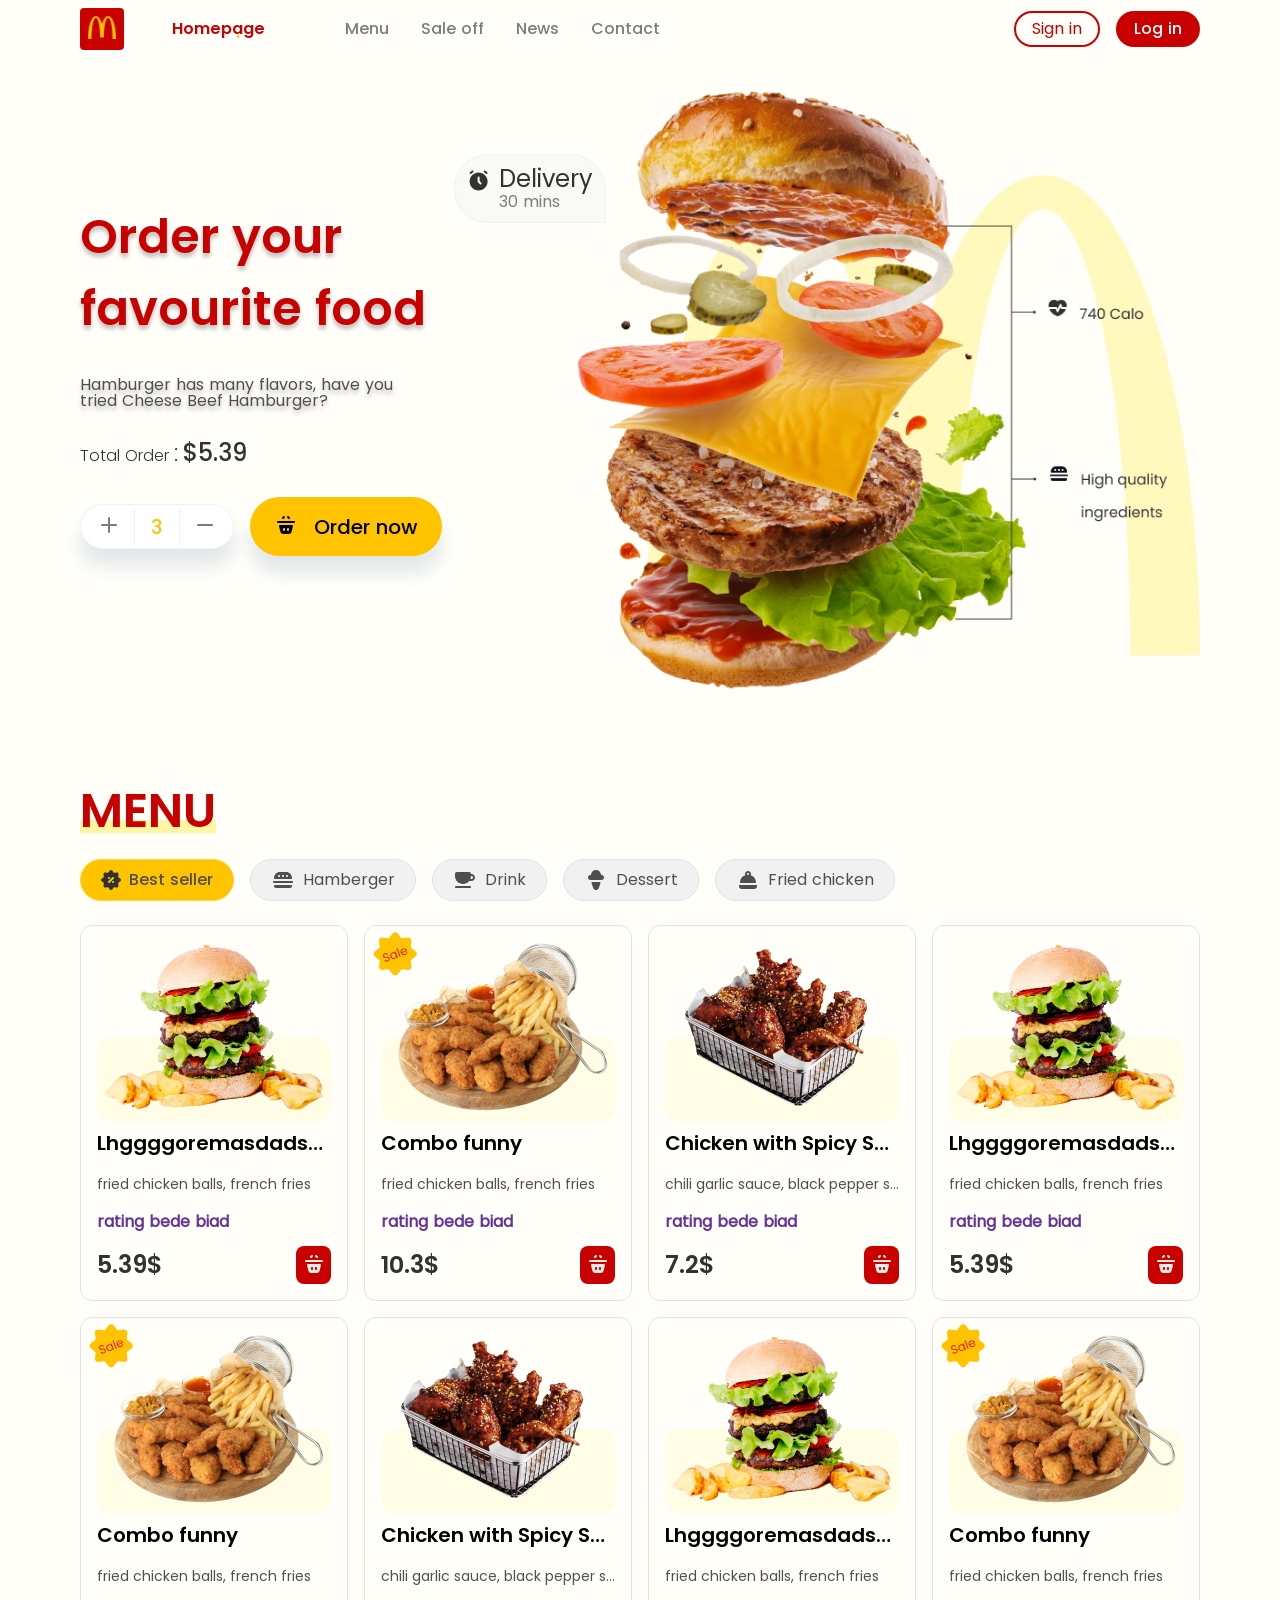
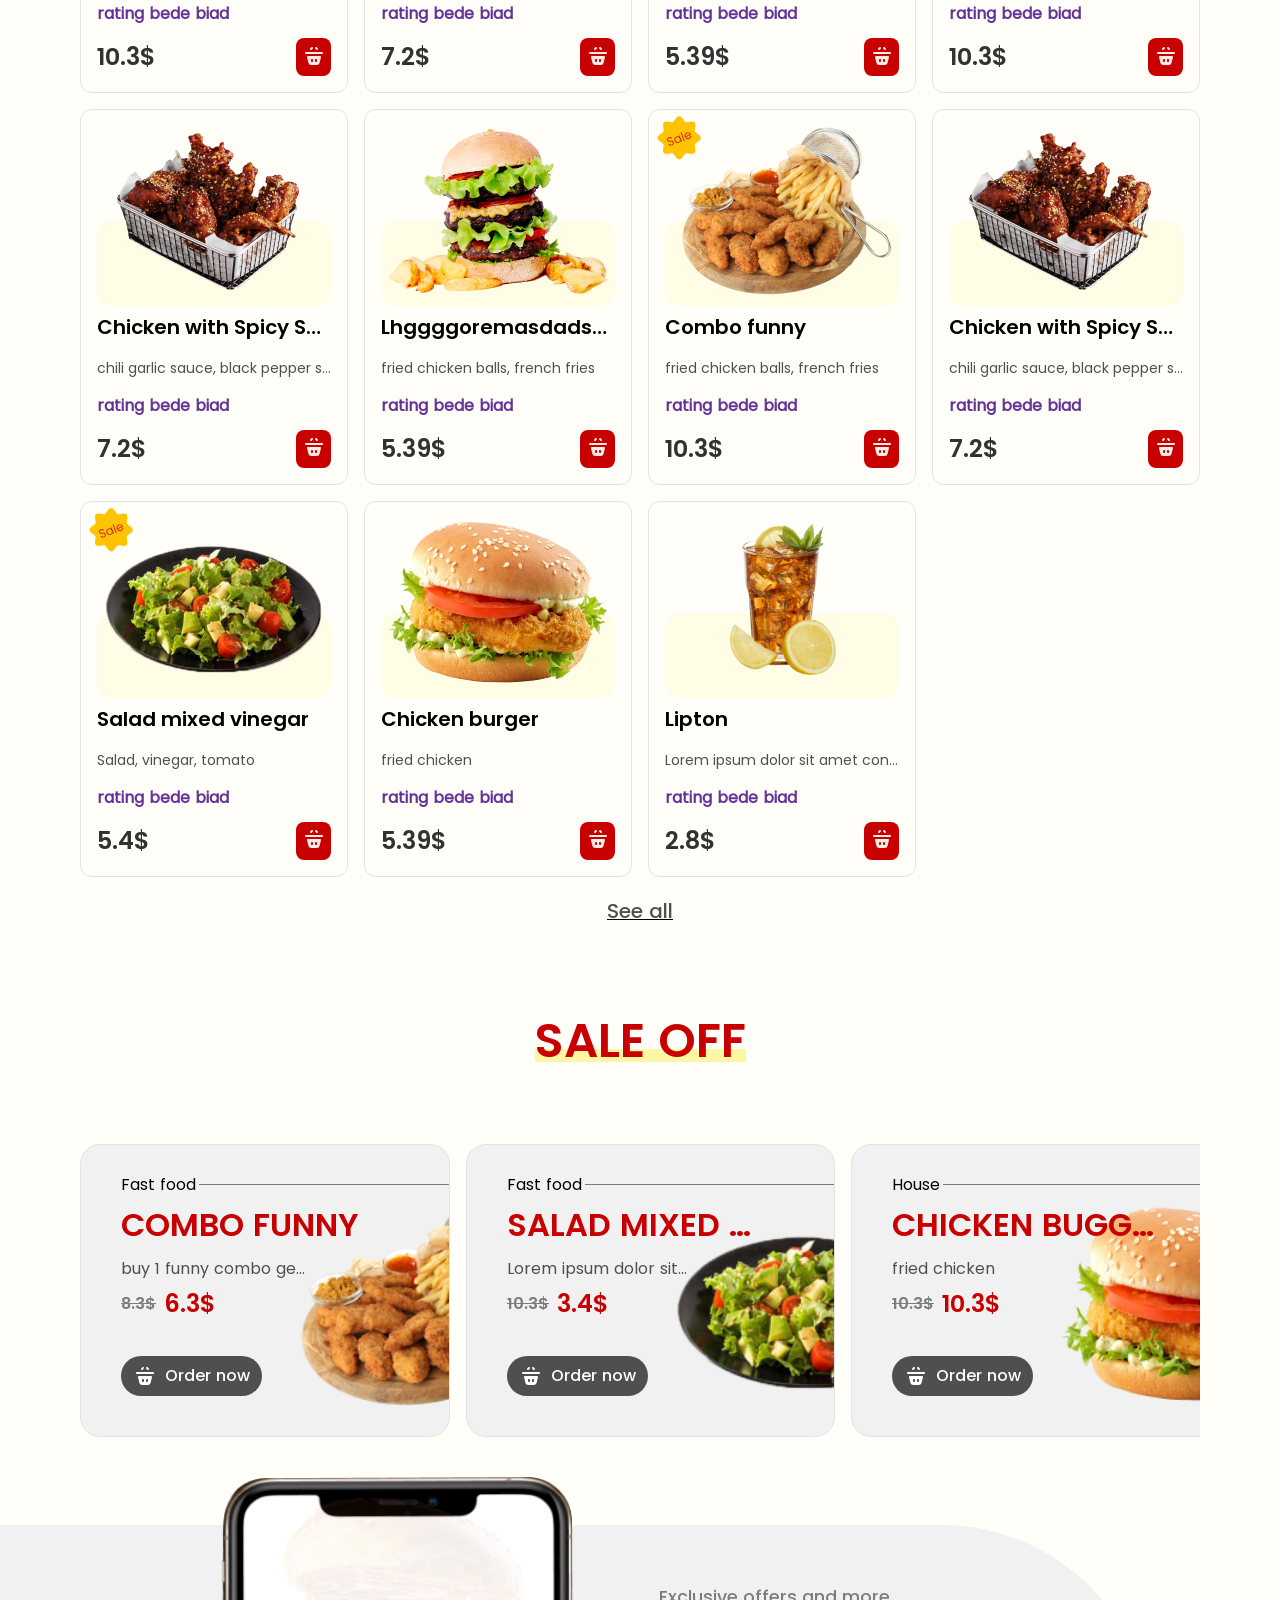
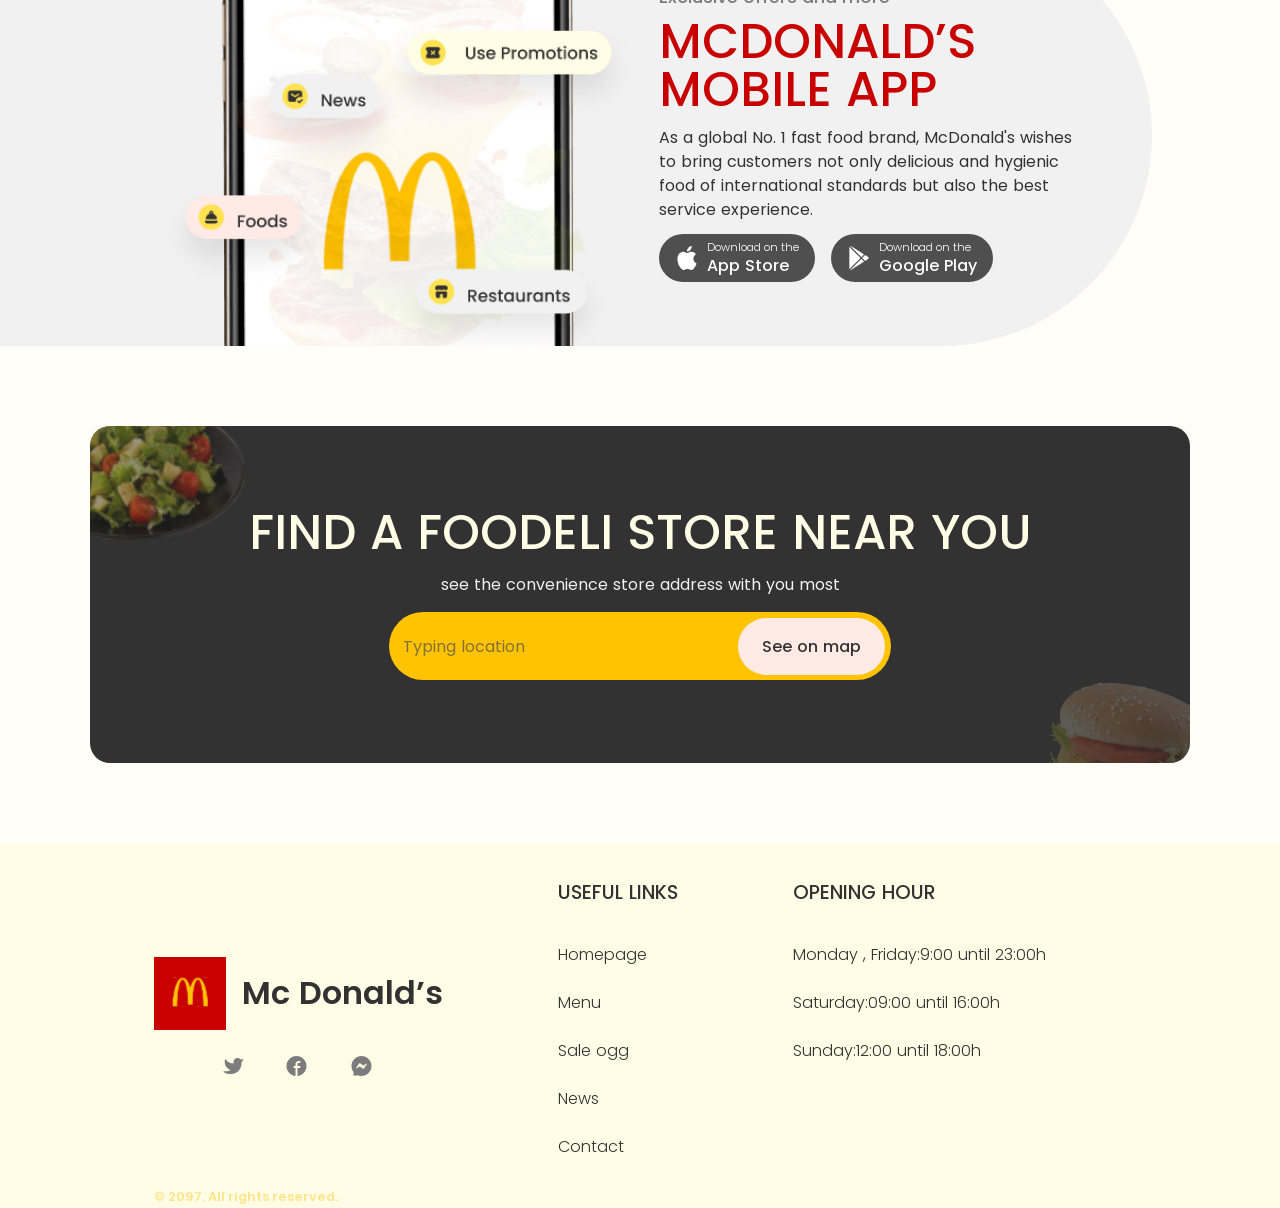
<file: index.html>
<!DOCTYPE html>
<html lang="en" dir="ltr">
<head>
    <meta charset="UTF-8">
    <meta name="viewport" content="width=device-width, initial-scale=1.0">


    <link rel="stylesheet" href="styles/Configure_styles/ResetCss.css">
    <link rel="stylesheet" href="styles/Configure_styles/Add_fonts.css">
    <link rel="stylesheet" href="styles/Configure_styles/root.css">


    <link rel="stylesheet" href="styles/Basic_Styles/HeaderStyle.css">
    <link rel="stylesheet" href="styles/Basic_Styles/MainStyle.css">
    <link rel="stylesheet" href="styles/Basic_Styles/FooterStyle.css">

    <link rel="stylesheet" href="styles/Responsice_Styles/RES_Header.css">
    <link rel="stylesheet" href="styles/Responsice_Styles/RES_Main.css">
    <link rel="stylesheet" href="styles/Responsice_Styles/RES_Footer.css">


    <link rel="stylesheet" href="styles/Trans_Anim_Styles/TransAndAnim_HEADER.css"> 
    <link rel="stylesheet" href="styles/Trans_Anim_Styles/TransAndAnim_MAIN.css">
    <link rel="stylesheet" href="styles/Trans_Anim_Styles/TransAndAnim_FOOTER.css"> 


    <link rel="icon" href="images/fac_icon/fav_icon.png">

    <title>97-Guy ft. McDonalds</title>
</head>
<body>

    <header>
        <section class="header_top">
            <div class="anim_Main-nav-btn__hover"></div>
            <div class="mac_mainnavlinkHeader_wrapper">
                <nav class="heaer__Mainnavbtn-container__macIcon">
                    <a href="#" class="header__MainmacIcon  header__Mainnavbtn-items"  >
                        <svg width="28" height="23" viewBox="0 0 28 23" fill="none" xmlns="http://www.w3.org/2000/svg" xmlns:xlink="http://www.w3.org/1999/xlink">
                            <rect width="28" height="23" fill="url(#pattern0_1_102)"/>
                            <defs>
                            <pattern id="pattern0_1_102" patternContentUnits="objectBoundingBox" width="1" height="1">
                            <use xlink:href="#image0_1_102" transform="matrix(0.00198876 0 0 0.0022527 -0.295505 -0.056417)"/>
                            </pattern>
                            <image id="image0_1_102" width="800" height="500" preserveAspectRatio="none" xlink:href="[data-uri]"/>
                            </defs>
                        </svg>    
                    </a>
                </nav>
                <nav class="header__Mainnavbtn-Container header__GridItmes_top">
     
                    <a href="#HOME_TITLE" class="header__Mainnavtext header__Mainnavbtn-items _CURRENT-PAGE">Homepage</a>
                    <a href="#MENU_TITLE" class="header__Mainnavtext header__Mainnavbtn-items">Menu</a>
                    <a href="#SALE_OFF" class="header__Mainnavtext header__Mainnavbtn-items">Sale off</a>
                    <a href="#NEWS" class="header__Mainnavtext header__Mainnavbtn-items">News</a>
                    <a href="#NAV_LINKS" class="header__Mainnavtext header__Mainnavbtn-items">Contact</a>
                </nav>
        
            </div>
            <nav class="header__navbtn-Container header__GridItmes_top">
                <a href="#" class="header__navbtn-items">Sign in</a>
                <a href="#" class="header__navbtn-items">Log in</a>
            </nav>

            <div class="header_top_menubarMobile-container" id="abc">
                <svg id="ababs" width="35" height="35" viewBox="0 0 35 35" fill="none" xmlns="http://www.w3.org/2000/svg">
                    <path id="menu_path_1" fill-rule="evenodd" clip-rule="evenodd" d="M4.375 14.5833C4.375 9.75082 8.29251 5.83331 13.125 5.83331H21.875C26.7075 5.83331 30.625 9.75082 30.625 14.5833C30.625 15.3887 29.9721 16.0416 29.1667 16.0416H5.83333C5.02792 16.0416 4.375 15.3887 4.375 14.5833ZM13.125 11.6666C13.125 12.4721 12.4721 13.125 11.6667 13.125C10.8613 13.125 10.2083 12.4721 10.2083 11.6666C10.2083 10.8612 10.8613 10.2083 11.6667 10.2083C12.4721 10.2083 13.125 10.8612 13.125 11.6666ZM17.5 13.125C18.3054 13.125 18.9583 12.4721 18.9583 11.6666C18.9583 10.8612 18.3054 10.2083 17.5 10.2083C16.6946 10.2083 16.0417 10.8612 16.0417 11.6666C16.0417 12.4721 16.6946 13.125 17.5 13.125ZM24.7917 11.6666C24.7917 12.4721 24.1388 13.125 23.3333 13.125C22.5279 13.125 21.875 12.4721 21.875 11.6666C21.875 10.8612 22.5279 10.2083 23.3333 10.2083C24.1388 10.2083 24.7917 10.8612 24.7917 11.6666Z" fill="#504F4F"/>
                    
                    <path id="menu_path_2_1" d="M2.9165 18C2.9165 17.1946 3.56942 16.5416 4.37484 16.5416H30.6248C31.4303 16.5416 32.0832 17.1946 32.0832 18C32.0832 18.8054 31.4303 19.4583 30.6248 19.4583H4.37484C3.56942 19.4583 2.9165 18.8054 2.9165 18Z" fill="#504F4F"/>
                
                    <path id="menu_path_2_2" d="M2.9165 22C2.9165 21.1946 3.56942 20.5416 4.37484 20.5416H30.6248C31.4303 20.5416 32.0832 21.1946 32.0832 22C32.0832 22.8054 31.4303 23.4583 30.6248 23.4583H4.37484C3.56942 23.4583 2.9165 22.8054 2.9165 22Z" fill="#504F4F"/>
                
                    <path id="menu_path_2_3" d="M2.9165 26C2.9165 25.1946 3.56942 24.5416 4.37484 24.5416H30.6248C31.4303 24.5416 32.0832 25.1946 32.0832 26C32.0832 26.8054 31.4303 27.4583 30.6248 27.4583H4.37484C3.56942 27.4583 2.9165 26.8054 2.9165 26Z" fill="#504F4F"/>
                
                    <path id="menu_path_3" d="M30.625 30C30.625 31.6108 29.3192 32.9166 27.7083 32.9166H7.29167C5.68083 32.9166 4.375 31.6108 4.375 30C4.375 29.1946 5.02792 28.5416 5.83333 28.5416H29.1667C29.9721 28.5416 30.625 29.1946 30.625 30Z" fill="#504F4F"/>
                </svg>
                
            </div>
        </section>
        

        <section class="header_bottom">
            <section class="header__MainIdea-Container header__GridItmes_bottom">
                <div class="__MainTitleHeader-Container" id="HOME_TITLE">
                    <h1>Order your favourite food</h1>
                </div>
                <div class="__MainDiscriptionHeader-Container">
                    <p>Hamburger has many flavors, have you tried Cheese Beef Hamburger?</p>
                </div>
                <div class="__MainTotalOderSampleHeader-Container">
                    Total Order <span>:</span> <span>$5.39</span>
                </div>
                <div class="__Main_btn-header-bottom">
                    <div class="__MainCountOrderSampleHeader-Container">
                        <a href="#" class="__plusCountOrder">
                            <svg width="24" height="24" viewBox="0 0 24 24" fill="none" xmlns="http://www.w3.org/2000/svg">
                                <path d="M12 5V19" stroke="#7D7C7C" stroke-width="2" stroke-linecap="round" stroke-linejoin="round"/>
                                <path d="M5 12H19" stroke="#7D7C7C" stroke-width="2" stroke-linecap="round" stroke-linejoin="round"/>
                            </svg>                        
                        </a>
                        <div class="" id="order_conutHeader">
                            3
                        </div>
                        <a href="#" class="__minussCountOrder">
                            <svg width="24" height="24" viewBox="0 0 24 24" fill="none" xmlns="http://www.w3.org/2000/svg">
                                <path d="M5 12H19" stroke="#7D7C7C" stroke-width="2" stroke-linecap="round" stroke-linejoin="round"/>
                            </svg>                    
                        </a>
                    </div>
                    <a href="#" class="__MainOdernowBtn">
                        <div class="basket_icon">
                            <svg width="24" height="24" viewBox="0 0 24 24" fill="none" xmlns="http://www.w3.org/2000/svg">
                            <path fill-rule="evenodd" clip-rule="evenodd" d="M5.9963 12C5.344 12 4.86633 12.6144 5.02717 13.2466L6.42488 18.7398C6.76319 20.0693 7.96032 21 9.33225 21H14.6652C16.0383 21 17.2362 20.0678 17.5734 18.7367L18.9644 13.2456C19.1245 12.6137 18.6469 12 17.9951 12H5.9963ZM9 16C9 15.4477 9.44771 15 10 15C10.5523 15 11 15.4477 11 16V17C11 17.5523 10.5523 18 10 18C9.44771 18 9 17.5523 9 17V16ZM13 16C13 15.4477 13.4477 15 14 15C14.5523 15 15 15.4477 15 16V17C15 17.5523 14.5523 18 14 18C13.4477 18 13 17.5523 13 17V16Z" fill="#FFEAE6"/>
                            <path d="M3 9C3 8.44772 3.44772 8 4 8H20C20.5523 8 21 8.44772 21 9C21 9.55228 20.5523 10 20 10H4C3.44772 10 3 9.55228 3 9Z" fill="#FFEAE6"/>
                            <path fill-rule="evenodd" clip-rule="evenodd" d="M10.7071 4.70711C11.0976 4.31658 11.0976 3.68342 10.7071 3.29289C10.3166 2.90237 9.68342 2.90237 9.29289 3.29289L8.29289 4.29289C7.90237 4.68342 7.90237 5.31658 8.29289 5.70711C8.68342 6.09763 9.31658 6.09763 9.70711 5.70711L10.7071 4.70711ZM13.2929 4.70711C12.9024 4.31658 12.9024 3.68342 13.2929 3.29289C13.6834 2.90237 14.3166 2.90237 14.7071 3.29289L15.7071 4.29289C16.0976 4.68342 16.0976 5.31658 15.7071 5.70711C15.3166 6.09763 14.6834 6.09763 14.2929 5.70711L13.2929 4.70711Z" fill="#FFEAE6"/>
                            </svg>
                        </div>
                        <div>
                            Order now
                        </div>
                    </a>
                </div>
            </section>
    
    
            <div class="header_imgTitle header__GridItmes_bottom">
                <div class="delivery_absloute-Container">
                    <div class="time_icon">
                        <svg width="24" height="24" viewBox="0 0 24 24" fill="none" xmlns="http://www.w3.org/2000/svg">
                            <path fill-rule="evenodd" clip-rule="evenodd" d="M3 13C3 8.02944 7.02944 4 12 4C16.9706 4 21 8.02944 21 13C21 17.9706 16.9706 22 12 22C7.02944 22 3 17.9706 3 13ZM13 9C13 8.44772 12.5523 8 12 8C11.4477 8 11 8.44772 11 9V13C11 13.2652 11.1054 13.5196 11.2929 13.7071L13.2929 15.7071C13.6834 16.0976 14.3166 16.0976 14.7071 15.7071C15.0976 15.3166 15.0976 14.6834 14.7071 14.2929L13 12.5858V9Z" fill="#323232"/>
                            <path d="M4.60006 5.30006C4.15823 5.63143 3.53143 5.54189 3.20006 5.10006C2.86869 4.65823 2.95823 4.03143 3.40006 3.70006L5.40006 2.20006C5.84189 1.86869 6.46869 1.95823 6.80006 2.40006C7.13143 2.84189 7.04189 3.46869 6.60006 3.80006L4.60006 5.30006Z" fill="#323232"/>
                            <path d="M18.6001 2.20018C18.1582 1.86881 17.5314 1.95835 17.2001 2.40018C16.8687 2.842 16.9582 3.46881 17.4001 3.80018L19.4001 5.30018C19.8419 5.63155 20.4687 5.542 20.8001 5.10018C21.1314 4.65835 21.0419 4.03155 20.6001 3.70018L18.6001 2.20018Z" fill="#323232"/>
                        </svg>                        
                    </div>
                    <div>Delivery</div>
                    <div>30 mins</div>
                </div>
                <img class="__imgTitleHeader" src="images/Header/other/hamber_header.png" alt="Hamburger Image">
            </div>
        </section>
    </header>


    <main>
        <section class="main_Menu_section_1">
            <div class="main_MenuTitle" id="MENU_TITLE">
                <h2 class="red-title">MENU
                <div class="red-title_underLine"></div>
                </h2>
            </div>
    
            <section class="main__MenuBarBtn">
                <a href="#"  class="main__MenuBarBtn--btn_item __MenuBarBtn-btn-text--selected">
                    <svg width="20" height="20" viewBox="0 0 20 20" fill="none" xmlns="http://www.w3.org/2000/svg">
                        <path fill-rule="evenodd" clip-rule="evenodd" d="M11.2193 0.607955C10.6071 -0.199478 9.39325 -0.199478 8.78101 0.607955L7.40698 2.42007C7.18864 2.70802 6.83193 2.85577 6.47393 2.80655L4.22099 2.49678C3.21713 2.35876 2.35882 3.21707 2.49684 4.22092L2.80661 6.47387C2.85583 6.83187 2.70808 7.18858 2.42013 7.40692L0.608016 8.78095C-0.199417 9.39319 -0.199417 10.607 0.608016 11.2193L2.42013 12.5933C2.70808 12.8116 2.85583 13.1683 2.80661 13.5263L2.49684 15.7793C2.35882 16.7831 3.21713 17.6415 4.22098 17.5034L6.47393 17.1937C6.83193 17.1444 7.18864 17.2922 7.40698 17.5801L8.78101 19.3923C9.39325 20.1997 10.6071 20.1997 11.2193 19.3923L12.5934 17.5801C12.8117 17.2922 13.1684 17.1444 13.5264 17.1937L15.7794 17.5034C16.7832 17.6415 17.6415 16.7831 17.5035 15.7793L17.1937 13.5263C17.1445 13.1683 17.2923 12.8116 17.5802 12.5933L19.3923 11.2193C20.1998 10.607 20.1998 9.39319 19.3923 8.78095L17.5802 7.40692C17.2923 7.18858 17.1445 6.83187 17.1937 6.47387L17.5035 4.22092C17.6415 3.21707 16.7832 2.35876 15.7794 2.49678L13.5264 2.80655C13.1684 2.85577 12.8117 2.70802 12.5934 2.42007L11.2193 0.607955ZM12.7072 7.2929C12.3166 6.90237 11.6835 6.90237 11.293 7.2929L7.29296 11.2929C6.90243 11.6834 6.90243 12.3166 7.29296 12.7071C7.68348 13.0976 8.31664 13.0976 8.70717 12.7071L12.7072 8.70711C13.0977 8.31658 13.0977 7.68342 12.7072 7.2929ZM8.00006 9C7.44778 9 7.00006 8.55229 7.00006 8C7.00006 7.44772 7.44778 7 8.00006 7C8.55235 7 9.00006 7.44772 9.00006 8C9.00006 8.55229 8.55235 9 8.00006 9ZM12.0001 13C12.5523 13 13.0001 12.5523 13.0001 12C13.0001 11.4477 12.5523 11 12.0001 11C11.4478 11 11.0001 11.4477 11.0001 12C11.0001 12.5523 11.4478 13 12.0001 13Z" fill="#323232"/>
                    </svg>                    
                    <div href="#" class="__MenuBarBtn-btn-text">Best seller</div>
                </a>
    
                <a href="#"  class="main__MenuBarBtn--btn_item">
                    <svg width="24" height="24" viewBox="0 0 24 24" fill="none" xmlns="http://www.w3.org/2000/svg">
                        <path d="M2 14C2 13.4477 2.44772 13 3 13H21C21.5523 13 22 13.4477 22 14C22 14.5523 21.5523 15 21 15H3C2.44772 15 2 14.5523 2 14Z" fill="#504F4F"/>
                        <path fill-rule="evenodd" clip-rule="evenodd" d="M3 10C3 6.68629 5.68629 4 9 4H15C18.3137 4 21 6.68629 21 10C21 10.5523 20.5523 11 20 11H4C3.44772 11 3 10.5523 3 10ZM9 8C9 8.55228 8.55228 9 8 9C7.44772 9 7 8.55228 7 8C7 7.44772 7.44772 7 8 7C8.55228 7 9 7.44772 9 8ZM12 9C12.5523 9 13 8.55228 13 8C13 7.44772 12.5523 7 12 7C11.4477 7 11 7.44772 11 8C11 8.55228 11.4477 9 12 9ZM17 8C17 8.55228 16.5523 9 16 9C15.4477 9 15 8.55228 15 8C15 7.44772 15.4477 7 16 7C16.5523 7 17 7.44772 17 8Z" fill="#504F4F"/>
                        <path d="M21 18C21 19.1046 20.1046 20 19 20H5C3.89543 20 3 19.1046 3 18C3 17.4477 3.44772 17 4 17H20C20.5523 17 21 17.4477 21 18Z" fill="#504F4F"/>
                    </svg>                                  
                    <div href="#" class="__MenuBarBtn-btn-text">Hamberger</div>
                </a>
    
                <a href="#"  class="main__MenuBarBtn--btn_item">
                    <svg width="24" height="24" viewBox="0 0 24 24" fill="none" xmlns="http://www.w3.org/2000/svg">
                        <path d="M2 19C2 18.4477 2.44772 18 3 18H17C17.5523 18 18 18.4477 18 19C18 19.5523 17.5523 20 17 20H3C2.44772 20 2 19.5523 2 19Z" fill="#504F4F"/>
                        <path fill-rule="evenodd" clip-rule="evenodd" d="M4 4C2.89543 4 2 4.89543 2 6V8C2 12.4183 5.58172 16 10 16C12.5264 16 14.7793 14.8289 16.2454 13H18.5C20.433 13 22 11.433 22 9.5C22 7.567 20.433 6 18.5 6H18C18 4.89543 17.1046 4 16 4H4ZM18 8C18 9.0609 17.7935 10.0736 17.4185 11H18.5C19.3284 11 20 10.3284 20 9.5C20 8.67157 19.3284 8 18.5 8H18Z" fill="#504F4F"/>
                    </svg>                  
                    <div class="__MenuBarBtn-btn-text">Drink</div>
                </a>
    
                <a href="#"  class="main__MenuBarBtn--btn_item">
                    <svg width="24" height="24" viewBox="0 0 24 24" fill="none" xmlns="http://www.w3.org/2000/svg">
                        <path d="M7.50647 15.3511C7.26131 14.6974 7.74459 14 8.4428 14H15.5568C16.255 14 16.7383 14.6974 16.4931 15.3511L14.702 20.1273C14.2796 21.2538 13.2028 22 11.9998 22C10.7968 22 9.71996 21.2538 9.29755 20.1273L7.50647 15.3511Z" fill="#504F4F"/>
                        <path fill-rule="evenodd" clip-rule="evenodd" d="M16.9754 6.5007C17.0026 6.7755 17.2239 7 17.5 7C18.8807 7 20 8.11929 20 9.5C20 10.8807 18.8807 12 17.5 12H12H6.5C5.11929 12 4 10.8807 4 9.5C4 8.11929 5.11929 7 6.5 7C6.77614 7 6.99737 6.7755 7.02462 6.5007C7.27516 3.9737 9.40709 2 12 2C14.5929 2 16.7248 3.9737 16.9754 6.5007Z" fill="#504F4F"/>
                    </svg>              
                    <div class="__MenuBarBtn-btn-text">Dessert</div>
                </a>
    
                <a href="#"  class="main__MenuBarBtn--btn_item">
                    <svg width="24" height="24" viewBox="0 0 24 24" fill="none" xmlns="http://www.w3.org/2000/svg">
                        <path d="M3 17.8C3 17.3582 3.35817 17 3.8 17H20.2C20.6418 17 21 17.3582 21 17.8C21 19.5673 19.5673 21 17.8 21H6.2C4.43269 21 3 19.5673 3 17.8Z" fill="#504F4F"/>
                        <path fill-rule="evenodd" clip-rule="evenodd" d="M3.8 17C3.35817 17 3 17.3582 3 17.8C3 19.5673 4.43269 21 6.2 21H17.8C19.5673 21 21 19.5673 21 17.8C21 17.3582 20.6418 17 20.2 17H3.8Z" fill="#504F4F"/>
                        <path fill-rule="evenodd" clip-rule="evenodd" d="M14.6785 7.35254C14.8842 6.94614 15 6.4866 15 6C15 4.34315 13.6569 3 12 3C10.3431 3 9 4.34315 9 6C9 6.4866 9.11585 6.94614 9.32147 7.35254C6.23647 8.32706 4 11.2119 4 14.619C4 14.8294 4.17056 15 4.38095 15H19.619C19.8294 15 20 14.8294 20 14.619C20 11.2119 17.7635 8.32706 14.6785 7.35254ZM13 6C13 6.55228 12.5523 7 12 7C11.4477 7 11 6.55228 11 6C11 5.44772 11.4477 5 12 5C12.5523 5 13 5.44772 13 6Z" fill="#504F4F"/>
                    </svg>                    
                    <div class="__MenuBarBtn-btn-text">Fried chicken</div>
                </a>
    
            </section>
            
            <section class="main__Product-List-Menu">
                <div class="__Product-List-Menu__item">
                    <a href="#" class="menu__item-img-container">
                        <img src="images/Main/other/hamber.png" alt="product image">
                    </a>
                    <div class="menu__item-title-container">
                       Lhggggoremasdadsadspadlsadasldpasdldpaapsdsa      </div>
                    <div class="menu__item-detail-container">
                        <p>fried chicken balls, french fries</p>
                    </div>
                    <a href="#" class="menu__item-rating-container">rating bede biad</a>
                    <div class="menu__item-price_basetIcon-container">
                        <div class="menu__item-price-container">
                            5.39$
                        </div>
    
                        <div class="menu__basket-item">
                            <svg width="24" height="24" viewBox="0 0 24 24" fill="none" xmlns="http://www.w3.org/2000/svg">
                                <path fill-rule="evenodd" clip-rule="evenodd" d="M5.9963 12C5.344 12 4.86633 12.6144 5.02717 13.2466L6.42488 18.7398C6.76319 20.0693 7.96032 21 9.33225 21H14.6652C16.0383 21 17.2362 20.0678 17.5734 18.7367L18.9644 13.2456C19.1245 12.6137 18.6469 12 17.9951 12H5.9963ZM9 16C9 15.4477 9.44771 15 10 15C10.5523 15 11 15.4477 11 16V17C11 17.5523 10.5523 18 10 18C9.44771 18 9 17.5523 9 17V16ZM13 16C13 15.4477 13.4477 15 14 15C14.5523 15 15 15.4477 15 16V17C15 17.5523 14.5523 18 14 18C13.4477 18 13 17.5523 13 17V16Z" fill="#FFEAE6"/>
                                <path d="M3 9C3 8.44772 3.44772 8 4 8H20C20.5523 8 21 8.44772 21 9C21 9.55228 20.5523 10 20 10H4C3.44772 10 3 9.55228 3 9Z" fill="#FFEAE6"/>
                                <path fill-rule="evenodd" clip-rule="evenodd" d="M10.7071 4.70711C11.0976 4.31658 11.0976 3.68342 10.7071 3.29289C10.3166 2.90237 9.68342 2.90237 9.29289 3.29289L8.29289 4.29289C7.90237 4.68342 7.90237 5.31658 8.29289 5.70711C8.68342 6.09763 9.31658 6.09763 9.70711 5.70711L10.7071 4.70711ZM13.2929 4.70711C12.9024 4.31658 12.9024 3.68342 13.2929 3.29289C13.6834 2.90237 14.3166 2.90237 14.7071 3.29289L15.7071 4.29289C16.0976 4.68342 16.0976 5.31658 15.7071 5.70711C15.3166 6.09763 14.6834 6.09763 14.2929 5.70711L13.2929 4.70711Z" fill="#FFEAE6"/>
                            </svg>   
                        </div>
                    </div>

                    <div class="__anim_dollar_container">$</div>
                    </div>

                </div>
    
    
                <div class="__Product-List-Menu__item sale-tag">
                    <a href="#" class="menu__item-img-container">
                        <img src="images/Main/other/chick_fires.png" alt="product image">
                    </a>
                    <div class="menu__item-title-container">
                        Combo funny
                    </div>
                    <div class="menu__item-detail-container">
                        <p>fried chicken balls, french fries</p>
                    </div>
                    <a href="#" class="menu__item-rating-container">rating bede biad</a>
                    <div class="menu__item-price_basetIcon-container">
                        <div class="menu__item-price-container">
                            10.3$
                        </div>
                        
                        <div class="menu__basket-item">
                            <svg width="24" height="24" viewBox="0 0 24 24" fill="none" xmlns="http://www.w3.org/2000/svg">
                                <path fill-rule="evenodd" clip-rule="evenodd" d="M5.9963 12C5.344 12 4.86633 12.6144 5.02717 13.2466L6.42488 18.7398C6.76319 20.0693 7.96032 21 9.33225 21H14.6652C16.0383 21 17.2362 20.0678 17.5734 18.7367L18.9644 13.2456C19.1245 12.6137 18.6469 12 17.9951 12H5.9963ZM9 16C9 15.4477 9.44771 15 10 15C10.5523 15 11 15.4477 11 16V17C11 17.5523 10.5523 18 10 18C9.44771 18 9 17.5523 9 17V16ZM13 16C13 15.4477 13.4477 15 14 15C14.5523 15 15 15.4477 15 16V17C15 17.5523 14.5523 18 14 18C13.4477 18 13 17.5523 13 17V16Z" fill="#FFEAE6"/>
                                <path d="M3 9C3 8.44772 3.44772 8 4 8H20C20.5523 8 21 8.44772 21 9C21 9.55228 20.5523 10 20 10H4C3.44772 10 3 9.55228 3 9Z" fill="#FFEAE6"/>
                                <path fill-rule="evenodd" clip-rule="evenodd" d="M10.7071 4.70711C11.0976 4.31658 11.0976 3.68342 10.7071 3.29289C10.3166 2.90237 9.68342 2.90237 9.29289 3.29289L8.29289 4.29289C7.90237 4.68342 7.90237 5.31658 8.29289 5.70711C8.68342 6.09763 9.31658 6.09763 9.70711 5.70711L10.7071 4.70711ZM13.2929 4.70711C12.9024 4.31658 12.9024 3.68342 13.2929 3.29289C13.6834 2.90237 14.3166 2.90237 14.7071 3.29289L15.7071 4.29289C16.0976 4.68342 16.0976 5.31658 15.7071 5.70711C15.3166 6.09763 14.6834 6.09763 14.2929 5.70711L13.2929 4.70711Z" fill="#FFEAE6"/>
                            </svg>   
                        </div>
                    </div>

                    <div class="__anim_dollar_container">$</div>

                </div>
    
    
    
                <div class="__Product-List-Menu__item">
                    <a href="#" class="menu__item-img-container">
                        <img src="images/Main/other/chick.png" alt="product image">
                    </a>
                    <div class="menu__item-title-container">
                        ‌Chicken with Spicy Sauce
                    </div>
                    <div class="menu__item-detail-container">
                        <p>chili garlic sauce, black pepper sauce</p>
                    </div>
                    <a href="#" class="menu__item-rating-container">rating bede biad</a>
                    <div class="menu__item-price_basetIcon-container">
                        <div class="menu__item-price-container">
                            7.2$
                        </div>
                        
                        <div href="#" class="menu__basket-item">
                            <svg width="24" height="24" viewBox="0 0 24 24" fill="none" xmlns="http://www.w3.org/2000/svg">
                                <path fill-rule="evenodd" clip-rule="evenodd" d="M5.9963 12C5.344 12 4.86633 12.6144 5.02717 13.2466L6.42488 18.7398C6.76319 20.0693 7.96032 21 9.33225 21H14.6652C16.0383 21 17.2362 20.0678 17.5734 18.7367L18.9644 13.2456C19.1245 12.6137 18.6469 12 17.9951 12H5.9963ZM9 16C9 15.4477 9.44771 15 10 15C10.5523 15 11 15.4477 11 16V17C11 17.5523 10.5523 18 10 18C9.44771 18 9 17.5523 9 17V16ZM13 16C13 15.4477 13.4477 15 14 15C14.5523 15 15 15.4477 15 16V17C15 17.5523 14.5523 18 14 18C13.4477 18 13 17.5523 13 17V16Z" fill="#FFEAE6"/>
                                <path d="M3 9C3 8.44772 3.44772 8 4 8H20C20.5523 8 21 8.44772 21 9C21 9.55228 20.5523 10 20 10H4C3.44772 10 3 9.55228 3 9Z" fill="#FFEAE6"/>
                                <path fill-rule="evenodd" clip-rule="evenodd" d="M10.7071 4.70711C11.0976 4.31658 11.0976 3.68342 10.7071 3.29289C10.3166 2.90237 9.68342 2.90237 9.29289 3.29289L8.29289 4.29289C7.90237 4.68342 7.90237 5.31658 8.29289 5.70711C8.68342 6.09763 9.31658 6.09763 9.70711 5.70711L10.7071 4.70711ZM13.2929 4.70711C12.9024 4.31658 12.9024 3.68342 13.2929 3.29289C13.6834 2.90237 14.3166 2.90237 14.7071 3.29289L15.7071 4.29289C16.0976 4.68342 16.0976 5.31658 15.7071 5.70711C15.3166 6.09763 14.6834 6.09763 14.2929 5.70711L13.2929 4.70711Z" fill="#FFEAE6"/>
                            </svg>   
                        </div>
                    </div>
                    <div class="__anim_dollar_container">$</div>

                </div>
    


                <div class="__Product-List-Menu__item">
                    <a href="#" class="menu__item-img-container">
                        <img src="images/Main/other/hamber.png" alt="product image">
                    </a>
                    <div class="menu__item-title-container">
                       Lhggggoremasdadsadspadlsadasldpasdldpaapsdsa      </div>
                    <div class="menu__item-detail-container">
                        <p>fried chicken balls, french fries</p>
                    </div>
                    <a href="#" class="menu__item-rating-container">rating bede biad</a>
                    <div class="menu__item-price_basetIcon-container">
                        <div class="menu__item-price-container">
                            5.39$
                        </div>
    
                        <div href="#" class="menu__basket-item">
                            <svg width="24" height="24" viewBox="0 0 24 24" fill="none" xmlns="http://www.w3.org/2000/svg">
                                <path fill-rule="evenodd" clip-rule="evenodd" d="M5.9963 12C5.344 12 4.86633 12.6144 5.02717 13.2466L6.42488 18.7398C6.76319 20.0693 7.96032 21 9.33225 21H14.6652C16.0383 21 17.2362 20.0678 17.5734 18.7367L18.9644 13.2456C19.1245 12.6137 18.6469 12 17.9951 12H5.9963ZM9 16C9 15.4477 9.44771 15 10 15C10.5523 15 11 15.4477 11 16V17C11 17.5523 10.5523 18 10 18C9.44771 18 9 17.5523 9 17V16ZM13 16C13 15.4477 13.4477 15 14 15C14.5523 15 15 15.4477 15 16V17C15 17.5523 14.5523 18 14 18C13.4477 18 13 17.5523 13 17V16Z" fill="#FFEAE6"/>
                                <path d="M3 9C3 8.44772 3.44772 8 4 8H20C20.5523 8 21 8.44772 21 9C21 9.55228 20.5523 10 20 10H4C3.44772 10 3 9.55228 3 9Z" fill="#FFEAE6"/>
                                <path fill-rule="evenodd" clip-rule="evenodd" d="M10.7071 4.70711C11.0976 4.31658 11.0976 3.68342 10.7071 3.29289C10.3166 2.90237 9.68342 2.90237 9.29289 3.29289L8.29289 4.29289C7.90237 4.68342 7.90237 5.31658 8.29289 5.70711C8.68342 6.09763 9.31658 6.09763 9.70711 5.70711L10.7071 4.70711ZM13.2929 4.70711C12.9024 4.31658 12.9024 3.68342 13.2929 3.29289C13.6834 2.90237 14.3166 2.90237 14.7071 3.29289L15.7071 4.29289C16.0976 4.68342 16.0976 5.31658 15.7071 5.70711C15.3166 6.09763 14.6834 6.09763 14.2929 5.70711L13.2929 4.70711Z" fill="#FFEAE6"/>
                            </svg>   
                        </div>
                    </div>

                    <div class="__anim_dollar_container">$</div>

                </div>
    
    
                <div class="__Product-List-Menu__item sale-tag">
                    <a href="#" class="menu__item-img-container">
                        <img src="images/Main/other/chick_fires.png" alt="product image">
                    </a>
                    <div class="menu__item-title-container">
                        Combo funny
                    </div>
                    <div class="menu__item-detail-container">
                        <p>fried chicken balls, french fries</p>
                    </div>
                    <a href="#" class="menu__item-rating-container">rating bede biad</a>
                    <div class="menu__item-price_basetIcon-container">
                        <div class="menu__item-price-container">
                            10.3$
                        </div>
                        
                        <div href="#" class="menu__basket-item">
                            <svg width="24" height="24" viewBox="0 0 24 24" fill="none" xmlns="http://www.w3.org/2000/svg">
                                <path fill-rule="evenodd" clip-rule="evenodd" d="M5.9963 12C5.344 12 4.86633 12.6144 5.02717 13.2466L6.42488 18.7398C6.76319 20.0693 7.96032 21 9.33225 21H14.6652C16.0383 21 17.2362 20.0678 17.5734 18.7367L18.9644 13.2456C19.1245 12.6137 18.6469 12 17.9951 12H5.9963ZM9 16C9 15.4477 9.44771 15 10 15C10.5523 15 11 15.4477 11 16V17C11 17.5523 10.5523 18 10 18C9.44771 18 9 17.5523 9 17V16ZM13 16C13 15.4477 13.4477 15 14 15C14.5523 15 15 15.4477 15 16V17C15 17.5523 14.5523 18 14 18C13.4477 18 13 17.5523 13 17V16Z" fill="#FFEAE6"/>
                                <path d="M3 9C3 8.44772 3.44772 8 4 8H20C20.5523 8 21 8.44772 21 9C21 9.55228 20.5523 10 20 10H4C3.44772 10 3 9.55228 3 9Z" fill="#FFEAE6"/>
                                <path fill-rule="evenodd" clip-rule="evenodd" d="M10.7071 4.70711C11.0976 4.31658 11.0976 3.68342 10.7071 3.29289C10.3166 2.90237 9.68342 2.90237 9.29289 3.29289L8.29289 4.29289C7.90237 4.68342 7.90237 5.31658 8.29289 5.70711C8.68342 6.09763 9.31658 6.09763 9.70711 5.70711L10.7071 4.70711ZM13.2929 4.70711C12.9024 4.31658 12.9024 3.68342 13.2929 3.29289C13.6834 2.90237 14.3166 2.90237 14.7071 3.29289L15.7071 4.29289C16.0976 4.68342 16.0976 5.31658 15.7071 5.70711C15.3166 6.09763 14.6834 6.09763 14.2929 5.70711L13.2929 4.70711Z" fill="#FFEAE6"/>
                            </svg>   
                        </div>
                    </div>
                    <div class="__anim_dollar_container">$</div>

                </div>
    
    
    
                <div class="__Product-List-Menu__item">
                    <a href="#" class="menu__item-img-container">
                        <img src="images/Main/other/chick.png" alt="product image">
                    </a>
                    <div class="menu__item-title-container">
                        ‌Chicken with Spicy Sauce
                    </div>
                    <div class="menu__item-detail-container">
                        <p>chili garlic sauce, black pepper sauce</p>
                    </div>
                    <a href="#" class="menu__item-rating-container">rating bede biad</a>
                    <div class="menu__item-price_basetIcon-container">
                        <div class="menu__item-price-container">
                            7.2$
                        </div>
                        
                        <div href="#" class="menu__basket-item">
                            <svg width="24" height="24" viewBox="0 0 24 24" fill="none" xmlns="http://www.w3.org/2000/svg">
                                <path fill-rule="evenodd" clip-rule="evenodd" d="M5.9963 12C5.344 12 4.86633 12.6144 5.02717 13.2466L6.42488 18.7398C6.76319 20.0693 7.96032 21 9.33225 21H14.6652C16.0383 21 17.2362 20.0678 17.5734 18.7367L18.9644 13.2456C19.1245 12.6137 18.6469 12 17.9951 12H5.9963ZM9 16C9 15.4477 9.44771 15 10 15C10.5523 15 11 15.4477 11 16V17C11 17.5523 10.5523 18 10 18C9.44771 18 9 17.5523 9 17V16ZM13 16C13 15.4477 13.4477 15 14 15C14.5523 15 15 15.4477 15 16V17C15 17.5523 14.5523 18 14 18C13.4477 18 13 17.5523 13 17V16Z" fill="#FFEAE6"/>
                                <path d="M3 9C3 8.44772 3.44772 8 4 8H20C20.5523 8 21 8.44772 21 9C21 9.55228 20.5523 10 20 10H4C3.44772 10 3 9.55228 3 9Z" fill="#FFEAE6"/>
                                <path fill-rule="evenodd" clip-rule="evenodd" d="M10.7071 4.70711C11.0976 4.31658 11.0976 3.68342 10.7071 3.29289C10.3166 2.90237 9.68342 2.90237 9.29289 3.29289L8.29289 4.29289C7.90237 4.68342 7.90237 5.31658 8.29289 5.70711C8.68342 6.09763 9.31658 6.09763 9.70711 5.70711L10.7071 4.70711ZM13.2929 4.70711C12.9024 4.31658 12.9024 3.68342 13.2929 3.29289C13.6834 2.90237 14.3166 2.90237 14.7071 3.29289L15.7071 4.29289C16.0976 4.68342 16.0976 5.31658 15.7071 5.70711C15.3166 6.09763 14.6834 6.09763 14.2929 5.70711L13.2929 4.70711Z" fill="#FFEAE6"/>
                            </svg>   
                        </div>
                    </div>
                    <div class="__anim_dollar_container">$</div>

                </div>
    

                <div class="__Product-List-Menu__item">
                    <a href="#" class="menu__item-img-container">
                        <img src="images/Main/other/hamber.png" alt="product image">
                    </a>
                    <div class="menu__item-title-container">
                       Lhggggoremasdadsadspadlsadasldpasdldpaapsdsa   
                       </div>
                    <div class="menu__item-detail-container">
                        <p>fried chicken balls, french fries</p>
                    </div>
                    <a href="#" class="menu__item-rating-container">rating bede biad</a>
                    <div class="menu__item-price_basetIcon-container">
                        <div class="menu__item-price-container">
                            5.39$
                        </div>
    
                        <div href="#" class="menu__basket-item">
                            <svg width="24" height="24" viewBox="0 0 24 24" fill="none" xmlns="http://www.w3.org/2000/svg">
                                <path fill-rule="evenodd" clip-rule="evenodd" d="M5.9963 12C5.344 12 4.86633 12.6144 5.02717 13.2466L6.42488 18.7398C6.76319 20.0693 7.96032 21 9.33225 21H14.6652C16.0383 21 17.2362 20.0678 17.5734 18.7367L18.9644 13.2456C19.1245 12.6137 18.6469 12 17.9951 12H5.9963ZM9 16C9 15.4477 9.44771 15 10 15C10.5523 15 11 15.4477 11 16V17C11 17.5523 10.5523 18 10 18C9.44771 18 9 17.5523 9 17V16ZM13 16C13 15.4477 13.4477 15 14 15C14.5523 15 15 15.4477 15 16V17C15 17.5523 14.5523 18 14 18C13.4477 18 13 17.5523 13 17V16Z" fill="#FFEAE6"/>
                                <path d="M3 9C3 8.44772 3.44772 8 4 8H20C20.5523 8 21 8.44772 21 9C21 9.55228 20.5523 10 20 10H4C3.44772 10 3 9.55228 3 9Z" fill="#FFEAE6"/>
                                <path fill-rule="evenodd" clip-rule="evenodd" d="M10.7071 4.70711C11.0976 4.31658 11.0976 3.68342 10.7071 3.29289C10.3166 2.90237 9.68342 2.90237 9.29289 3.29289L8.29289 4.29289C7.90237 4.68342 7.90237 5.31658 8.29289 5.70711C8.68342 6.09763 9.31658 6.09763 9.70711 5.70711L10.7071 4.70711ZM13.2929 4.70711C12.9024 4.31658 12.9024 3.68342 13.2929 3.29289C13.6834 2.90237 14.3166 2.90237 14.7071 3.29289L15.7071 4.29289C16.0976 4.68342 16.0976 5.31658 15.7071 5.70711C15.3166 6.09763 14.6834 6.09763 14.2929 5.70711L13.2929 4.70711Z" fill="#FFEAE6"/>
                            </svg>   
                        </div>
                    </div>
                    <div class="__anim_dollar_container">$</div>

                </div>
    
    
                <div class="__Product-List-Menu__item sale-tag">
                    <a href="#" class="menu__item-img-container">
                        <img src="images/Main/other/chick_fires.png" alt="product image">
                    </a>
                    <div class="menu__item-title-container">
                        Combo funny
                    </div>
                    <div class="menu__item-detail-container">
                        <p>fried chicken balls, french fries</p>
                    </div>
                    <a href="#" class="menu__item-rating-container">rating bede biad</a>
                    <div class="menu__item-price_basetIcon-container">
                        <div class="menu__item-price-container">
                            10.3$
                        </div>
                        
                        <div href="#" class="menu__basket-item">
                            <svg width="24" height="24" viewBox="0 0 24 24" fill="none" xmlns="http://www.w3.org/2000/svg">
                                <path fill-rule="evenodd" clip-rule="evenodd" d="M5.9963 12C5.344 12 4.86633 12.6144 5.02717 13.2466L6.42488 18.7398C6.76319 20.0693 7.96032 21 9.33225 21H14.6652C16.0383 21 17.2362 20.0678 17.5734 18.7367L18.9644 13.2456C19.1245 12.6137 18.6469 12 17.9951 12H5.9963ZM9 16C9 15.4477 9.44771 15 10 15C10.5523 15 11 15.4477 11 16V17C11 17.5523 10.5523 18 10 18C9.44771 18 9 17.5523 9 17V16ZM13 16C13 15.4477 13.4477 15 14 15C14.5523 15 15 15.4477 15 16V17C15 17.5523 14.5523 18 14 18C13.4477 18 13 17.5523 13 17V16Z" fill="#FFEAE6"/>
                                <path d="M3 9C3 8.44772 3.44772 8 4 8H20C20.5523 8 21 8.44772 21 9C21 9.55228 20.5523 10 20 10H4C3.44772 10 3 9.55228 3 9Z" fill="#FFEAE6"/>
                                <path fill-rule="evenodd" clip-rule="evenodd" d="M10.7071 4.70711C11.0976 4.31658 11.0976 3.68342 10.7071 3.29289C10.3166 2.90237 9.68342 2.90237 9.29289 3.29289L8.29289 4.29289C7.90237 4.68342 7.90237 5.31658 8.29289 5.70711C8.68342 6.09763 9.31658 6.09763 9.70711 5.70711L10.7071 4.70711ZM13.2929 4.70711C12.9024 4.31658 12.9024 3.68342 13.2929 3.29289C13.6834 2.90237 14.3166 2.90237 14.7071 3.29289L15.7071 4.29289C16.0976 4.68342 16.0976 5.31658 15.7071 5.70711C15.3166 6.09763 14.6834 6.09763 14.2929 5.70711L13.2929 4.70711Z" fill="#FFEAE6"/>
                            </svg>   
                        </div>
                    </div>
                    <div class="__anim_dollar_container">$</div>

                </div>
    
    
    
                <div class="__Product-List-Menu__item">
                    <a href="#" class="menu__item-img-container">
                        <img src="images/Main/other/chick.png" alt="product image">
                    </a>
                    <div class="menu__item-title-container">
                        ‌Chicken with Spicy Sauce
                    </div>
                    <div class="menu__item-detail-container">
                        <p>chili garlic sauce, black pepper sauce</p>
                    </div>
                    <a href="#" class="menu__item-rating-container">rating bede biad</a>
                    <div class="menu__item-price_basetIcon-container">
                        <div class="menu__item-price-container">
                            7.2$
                        </div>
                        
                        <div href="#" class="menu__basket-item">
                            <svg width="24" height="24" viewBox="0 0 24 24" fill="none" xmlns="http://www.w3.org/2000/svg">
                                <path fill-rule="evenodd" clip-rule="evenodd" d="M5.9963 12C5.344 12 4.86633 12.6144 5.02717 13.2466L6.42488 18.7398C6.76319 20.0693 7.96032 21 9.33225 21H14.6652C16.0383 21 17.2362 20.0678 17.5734 18.7367L18.9644 13.2456C19.1245 12.6137 18.6469 12 17.9951 12H5.9963ZM9 16C9 15.4477 9.44771 15 10 15C10.5523 15 11 15.4477 11 16V17C11 17.5523 10.5523 18 10 18C9.44771 18 9 17.5523 9 17V16ZM13 16C13 15.4477 13.4477 15 14 15C14.5523 15 15 15.4477 15 16V17C15 17.5523 14.5523 18 14 18C13.4477 18 13 17.5523 13 17V16Z" fill="#FFEAE6"/>
                                <path d="M3 9C3 8.44772 3.44772 8 4 8H20C20.5523 8 21 8.44772 21 9C21 9.55228 20.5523 10 20 10H4C3.44772 10 3 9.55228 3 9Z" fill="#FFEAE6"/>
                                <path fill-rule="evenodd" clip-rule="evenodd" d="M10.7071 4.70711C11.0976 4.31658 11.0976 3.68342 10.7071 3.29289C10.3166 2.90237 9.68342 2.90237 9.29289 3.29289L8.29289 4.29289C7.90237 4.68342 7.90237 5.31658 8.29289 5.70711C8.68342 6.09763 9.31658 6.09763 9.70711 5.70711L10.7071 4.70711ZM13.2929 4.70711C12.9024 4.31658 12.9024 3.68342 13.2929 3.29289C13.6834 2.90237 14.3166 2.90237 14.7071 3.29289L15.7071 4.29289C16.0976 4.68342 16.0976 5.31658 15.7071 5.70711C15.3166 6.09763 14.6834 6.09763 14.2929 5.70711L13.2929 4.70711Z" fill="#FFEAE6"/>
                            </svg>   
                        </div>
                    </div>

                    <div class="__anim_dollar_container">$</div>

                </div>
    
                <div class="__Product-List-Menu__item">
                    <a href="#" class="menu__item-img-container">
                        <img src="images/Main/other/hamber.png" alt="product image">
                    </a>
                    <div class="menu__item-title-container">
                       Lhggggoremasdadsadspadlsadasldpasdldpaapsdsa      </div>
                    <div class="menu__item-detail-container">
                        <p>fried chicken balls, french fries</p>
                    </div>
                    <a href="#" class="menu__item-rating-container">rating bede biad</a>
                    <div class="menu__item-price_basetIcon-container">
                        <div class="menu__item-price-container">
                            5.39$
                        </div>
    
                        <div href="#" class="menu__basket-item">
                            <svg width="24" height="24" viewBox="0 0 24 24" fill="none" xmlns="http://www.w3.org/2000/svg">
                                <path fill-rule="evenodd" clip-rule="evenodd" d="M5.9963 12C5.344 12 4.86633 12.6144 5.02717 13.2466L6.42488 18.7398C6.76319 20.0693 7.96032 21 9.33225 21H14.6652C16.0383 21 17.2362 20.0678 17.5734 18.7367L18.9644 13.2456C19.1245 12.6137 18.6469 12 17.9951 12H5.9963ZM9 16C9 15.4477 9.44771 15 10 15C10.5523 15 11 15.4477 11 16V17C11 17.5523 10.5523 18 10 18C9.44771 18 9 17.5523 9 17V16ZM13 16C13 15.4477 13.4477 15 14 15C14.5523 15 15 15.4477 15 16V17C15 17.5523 14.5523 18 14 18C13.4477 18 13 17.5523 13 17V16Z" fill="#FFEAE6"/>
                                <path d="M3 9C3 8.44772 3.44772 8 4 8H20C20.5523 8 21 8.44772 21 9C21 9.55228 20.5523 10 20 10H4C3.44772 10 3 9.55228 3 9Z" fill="#FFEAE6"/>
                                <path fill-rule="evenodd" clip-rule="evenodd" d="M10.7071 4.70711C11.0976 4.31658 11.0976 3.68342 10.7071 3.29289C10.3166 2.90237 9.68342 2.90237 9.29289 3.29289L8.29289 4.29289C7.90237 4.68342 7.90237 5.31658 8.29289 5.70711C8.68342 6.09763 9.31658 6.09763 9.70711 5.70711L10.7071 4.70711ZM13.2929 4.70711C12.9024 4.31658 12.9024 3.68342 13.2929 3.29289C13.6834 2.90237 14.3166 2.90237 14.7071 3.29289L15.7071 4.29289C16.0976 4.68342 16.0976 5.31658 15.7071 5.70711C15.3166 6.09763 14.6834 6.09763 14.2929 5.70711L13.2929 4.70711Z" fill="#FFEAE6"/>
                            </svg>   
                        </div>
                    </div>
                    <div class="__anim_dollar_container">$</div>

                </div>
    
    
                <div class="__Product-List-Menu__item sale-tag">
                    <a href="#" class="menu__item-img-container">
                        <img src="images/Main/other/chick_fires.png" alt="product image">
                    </a>
                    <div class="menu__item-title-container">
                        Combo funny
                    </div>
                    <div class="menu__item-detail-container">
                        <p>fried chicken balls, french fries</p>
                    </div>
                    <a href="#" class="menu__item-rating-container">rating bede biad</a>
                    <div class="menu__item-price_basetIcon-container">
                        <div class="menu__item-price-container">
                            10.3$
                        </div>
                        
                        <div href="#" class="menu__basket-item">
                            <svg width="24" height="24" viewBox="0 0 24 24" fill="none" xmlns="http://www.w3.org/2000/svg">
                                <path fill-rule="evenodd" clip-rule="evenodd" d="M5.9963 12C5.344 12 4.86633 12.6144 5.02717 13.2466L6.42488 18.7398C6.76319 20.0693 7.96032 21 9.33225 21H14.6652C16.0383 21 17.2362 20.0678 17.5734 18.7367L18.9644 13.2456C19.1245 12.6137 18.6469 12 17.9951 12H5.9963ZM9 16C9 15.4477 9.44771 15 10 15C10.5523 15 11 15.4477 11 16V17C11 17.5523 10.5523 18 10 18C9.44771 18 9 17.5523 9 17V16ZM13 16C13 15.4477 13.4477 15 14 15C14.5523 15 15 15.4477 15 16V17C15 17.5523 14.5523 18 14 18C13.4477 18 13 17.5523 13 17V16Z" fill="#FFEAE6"/>
                                <path d="M3 9C3 8.44772 3.44772 8 4 8H20C20.5523 8 21 8.44772 21 9C21 9.55228 20.5523 10 20 10H4C3.44772 10 3 9.55228 3 9Z" fill="#FFEAE6"/>
                                <path fill-rule="evenodd" clip-rule="evenodd" d="M10.7071 4.70711C11.0976 4.31658 11.0976 3.68342 10.7071 3.29289C10.3166 2.90237 9.68342 2.90237 9.29289 3.29289L8.29289 4.29289C7.90237 4.68342 7.90237 5.31658 8.29289 5.70711C8.68342 6.09763 9.31658 6.09763 9.70711 5.70711L10.7071 4.70711ZM13.2929 4.70711C12.9024 4.31658 12.9024 3.68342 13.2929 3.29289C13.6834 2.90237 14.3166 2.90237 14.7071 3.29289L15.7071 4.29289C16.0976 4.68342 16.0976 5.31658 15.7071 5.70711C15.3166 6.09763 14.6834 6.09763 14.2929 5.70711L13.2929 4.70711Z" fill="#FFEAE6"/>
                            </svg>   
                        </div>
                    </div>
                    <div class="__anim_dollar_container">$</div>

                </div>
    
    
    
                <div class="__Product-List-Menu__item">
                    <a href="#" class="menu__item-img-container">
                        <img src="images/Main/other/chick.png" alt="product image">
                    </a>
                    <div class="menu__item-title-container">
                        ‌Chicken with Spicy Sauce
                    </div>
                    <div class="menu__item-detail-container">
                        <p>chili garlic sauce, black pepper sauce</p>
                    </div>
                    <a href="#" class="menu__item-rating-container">rating bede biad</a>
                    <div class="menu__item-price_basetIcon-container">
                        <div class="menu__item-price-container">
                            7.2$
                        </div>
                        
                        <div href="#" class="menu__basket-item">
                            <svg width="24" height="24" viewBox="0 0 24 24" fill="none" xmlns="http://www.w3.org/2000/svg">
                                <path fill-rule="evenodd" clip-rule="evenodd" d="M5.9963 12C5.344 12 4.86633 12.6144 5.02717 13.2466L6.42488 18.7398C6.76319 20.0693 7.96032 21 9.33225 21H14.6652C16.0383 21 17.2362 20.0678 17.5734 18.7367L18.9644 13.2456C19.1245 12.6137 18.6469 12 17.9951 12H5.9963ZM9 16C9 15.4477 9.44771 15 10 15C10.5523 15 11 15.4477 11 16V17C11 17.5523 10.5523 18 10 18C9.44771 18 9 17.5523 9 17V16ZM13 16C13 15.4477 13.4477 15 14 15C14.5523 15 15 15.4477 15 16V17C15 17.5523 14.5523 18 14 18C13.4477 18 13 17.5523 13 17V16Z" fill="#FFEAE6"/>
                                <path d="M3 9C3 8.44772 3.44772 8 4 8H20C20.5523 8 21 8.44772 21 9C21 9.55228 20.5523 10 20 10H4C3.44772 10 3 9.55228 3 9Z" fill="#FFEAE6"/>
                                <path fill-rule="evenodd" clip-rule="evenodd" d="M10.7071 4.70711C11.0976 4.31658 11.0976 3.68342 10.7071 3.29289C10.3166 2.90237 9.68342 2.90237 9.29289 3.29289L8.29289 4.29289C7.90237 4.68342 7.90237 5.31658 8.29289 5.70711C8.68342 6.09763 9.31658 6.09763 9.70711 5.70711L10.7071 4.70711ZM13.2929 4.70711C12.9024 4.31658 12.9024 3.68342 13.2929 3.29289C13.6834 2.90237 14.3166 2.90237 14.7071 3.29289L15.7071 4.29289C16.0976 4.68342 16.0976 5.31658 15.7071 5.70711C15.3166 6.09763 14.6834 6.09763 14.2929 5.70711L13.2929 4.70711Z" fill="#FFEAE6"/>
                            </svg>   
                        </div>
                    </div>
                    <div class="__anim_dollar_container">$</div>

                </div>
    
    
    
                <div class="__Product-List-Menu__item sale-tag">
                    
                    <a href="#" class="menu__item-img-container">
                        <img src="images/Main/other/salad.png" alt="product image">
                    </a>
                    <div class="menu__item-title-container">
                        Salad mixed vinegar
                    </div>
                    <div class="menu__item-detail-container">
                        <p>Salad, vinegar, tomato</p>
                    </div>
                    <a href="#" class="menu__item-rating-container">rating bede biad</a>
                    <div class="menu__item-price_basetIcon-container">
                        <div class="menu__item-price-container">
                            5.4$
                        </div>
                        
                        <div href="#" class="menu__basket-item">
                            <svg width="24" height="24" viewBox="0 0 24 24" fill="none" xmlns="http://www.w3.org/2000/svg">
                                <path fill-rule="evenodd" clip-rule="evenodd" d="M5.9963 12C5.344 12 4.86633 12.6144 5.02717 13.2466L6.42488 18.7398C6.76319 20.0693 7.96032 21 9.33225 21H14.6652C16.0383 21 17.2362 20.0678 17.5734 18.7367L18.9644 13.2456C19.1245 12.6137 18.6469 12 17.9951 12H5.9963ZM9 16C9 15.4477 9.44771 15 10 15C10.5523 15 11 15.4477 11 16V17C11 17.5523 10.5523 18 10 18C9.44771 18 9 17.5523 9 17V16ZM13 16C13 15.4477 13.4477 15 14 15C14.5523 15 15 15.4477 15 16V17C15 17.5523 14.5523 18 14 18C13.4477 18 13 17.5523 13 17V16Z" fill="#FFEAE6"/>
                                <path d="M3 9C3 8.44772 3.44772 8 4 8H20C20.5523 8 21 8.44772 21 9C21 9.55228 20.5523 10 20 10H4C3.44772 10 3 9.55228 3 9Z" fill="#FFEAE6"/>
                                <path fill-rule="evenodd" clip-rule="evenodd" d="M10.7071 4.70711C11.0976 4.31658 11.0976 3.68342 10.7071 3.29289C10.3166 2.90237 9.68342 2.90237 9.29289 3.29289L8.29289 4.29289C7.90237 4.68342 7.90237 5.31658 8.29289 5.70711C8.68342 6.09763 9.31658 6.09763 9.70711 5.70711L10.7071 4.70711ZM13.2929 4.70711C12.9024 4.31658 12.9024 3.68342 13.2929 3.29289C13.6834 2.90237 14.3166 2.90237 14.7071 3.29289L15.7071 4.29289C16.0976 4.68342 16.0976 5.31658 15.7071 5.70711C15.3166 6.09763 14.6834 6.09763 14.2929 5.70711L13.2929 4.70711Z" fill="#FFEAE6"/>
                            </svg>   
                        </div>
                    </div>
                    <div class="__anim_dollar_container">$</div>

                </div>
    
    
    
                <div class="__Product-List-Menu__item">
                    <a href="#" class="menu__item-img-container">
                        <img src="images/Main/other/hamber_2.png" alt="product image">
                    </a>
                    <div class="menu__item-title-container">
                        Chicken burger
                    </div>
                    <div class="menu__item-detail-container">
                        <p>fried chicken</p>
                    </div>
                    <a href="#" class="menu__item-rating-container">rating bede biad</a>
                    <div class="menu__item-price_basetIcon-container">
                        <div class="menu__item-price-container">
                            5.39$
                        </div>
                        
                        <div href="#" class="menu__basket-item">
                            <svg width="24" height="24" viewBox="0 0 24 24" fill="none" xmlns="http://www.w3.org/2000/svg">
                                <path fill-rule="evenodd" clip-rule="evenodd" d="M5.9963 12C5.344 12 4.86633 12.6144 5.02717 13.2466L6.42488 18.7398C6.76319 20.0693 7.96032 21 9.33225 21H14.6652C16.0383 21 17.2362 20.0678 17.5734 18.7367L18.9644 13.2456C19.1245 12.6137 18.6469 12 17.9951 12H5.9963ZM9 16C9 15.4477 9.44771 15 10 15C10.5523 15 11 15.4477 11 16V17C11 17.5523 10.5523 18 10 18C9.44771 18 9 17.5523 9 17V16ZM13 16C13 15.4477 13.4477 15 14 15C14.5523 15 15 15.4477 15 16V17C15 17.5523 14.5523 18 14 18C13.4477 18 13 17.5523 13 17V16Z" fill="#FFEAE6"/>
                                <path d="M3 9C3 8.44772 3.44772 8 4 8H20C20.5523 8 21 8.44772 21 9C21 9.55228 20.5523 10 20 10H4C3.44772 10 3 9.55228 3 9Z" fill="#FFEAE6"/>
                                <path fill-rule="evenodd" clip-rule="evenodd" d="M10.7071 4.70711C11.0976 4.31658 11.0976 3.68342 10.7071 3.29289C10.3166 2.90237 9.68342 2.90237 9.29289 3.29289L8.29289 4.29289C7.90237 4.68342 7.90237 5.31658 8.29289 5.70711C8.68342 6.09763 9.31658 6.09763 9.70711 5.70711L10.7071 4.70711ZM13.2929 4.70711C12.9024 4.31658 12.9024 3.68342 13.2929 3.29289C13.6834 2.90237 14.3166 2.90237 14.7071 3.29289L15.7071 4.29289C16.0976 4.68342 16.0976 5.31658 15.7071 5.70711C15.3166 6.09763 14.6834 6.09763 14.2929 5.70711L13.2929 4.70711Z" fill="#FFEAE6"/>
                            </svg>   
                        </div>
                    </div>
                    <div class="__anim_dollar_container">$</div>

                </div>
    
    
    
                <div class="__Product-List-Menu__item">
                    <a href="#" class="menu__item-img-container">
                        <img src="images/Main/other/drink.png" alt="product image">
                    </a>
                    <div class="menu__item-title-container">
                        Lipton
                    </div>
                    <div class="menu__item-detail-container">
                        <p>Lorem ipsum dolor sit amet consectetur adipisicing elit. Vitae, quam ullam accusantium odio aut cumque assumenda quo corporis suscipit ab.</p>
                    </div>
                    <a href="#" class="menu__item-rating-container">rating bede biad</a>
                    <div class="menu__item-price_basetIcon-container">
                        <div class="menu__item-price-container">
                            2.8$
                        </div>
                        
                        <div href="#" class="menu__basket-item">
                            <svg width="24" height="24" viewBox="0 0 24 24" fill="none" xmlns="http://www.w3.org/2000/svg">
                                <path fill-rule="evenodd" clip-rule="evenodd" d="M5.9963 12C5.344 12 4.86633 12.6144 5.02717 13.2466L6.42488 18.7398C6.76319 20.0693 7.96032 21 9.33225 21H14.6652C16.0383 21 17.2362 20.0678 17.5734 18.7367L18.9644 13.2456C19.1245 12.6137 18.6469 12 17.9951 12H5.9963ZM9 16C9 15.4477 9.44771 15 10 15C10.5523 15 11 15.4477 11 16V17C11 17.5523 10.5523 18 10 18C9.44771 18 9 17.5523 9 17V16ZM13 16C13 15.4477 13.4477 15 14 15C14.5523 15 15 15.4477 15 16V17C15 17.5523 14.5523 18 14 18C13.4477 18 13 17.5523 13 17V16Z" fill="#FFEAE6"/>
                                <path d="M3 9C3 8.44772 3.44772 8 4 8H20C20.5523 8 21 8.44772 21 9C21 9.55228 20.5523 10 20 10H4C3.44772 10 3 9.55228 3 9Z" fill="#FFEAE6"/>
                                <path fill-rule="evenodd" clip-rule="evenodd" d="M10.7071 4.70711C11.0976 4.31658 11.0976 3.68342 10.7071 3.29289C10.3166 2.90237 9.68342 2.90237 9.29289 3.29289L8.29289 4.29289C7.90237 4.68342 7.90237 5.31658 8.29289 5.70711C8.68342 6.09763 9.31658 6.09763 9.70711 5.70711L10.7071 4.70711ZM13.2929 4.70711C12.9024 4.31658 12.9024 3.68342 13.2929 3.29289C13.6834 2.90237 14.3166 2.90237 14.7071 3.29289L15.7071 4.29289C16.0976 4.68342 16.0976 5.31658 15.7071 5.70711C15.3166 6.09763 14.6834 6.09763 14.2929 5.70711L13.2929 4.70711Z" fill="#FFEAE6"/>
                            </svg>   
                        </div>
                    </div>
                    <div class="__anim_dollar_container">$</div>

                </div>
    
    
            </section>
    
            <div class="main__see-all-btn-container">
                <a href="#" class="__SeeAllBtn">See all</a>
            </div>
        </section>

        <section class="main_Saleoff_section_2">
            <div class="main__saleoff-title" id="SALE_OFF">
                <h2 class=""><span class="red-title">SALE OFF 
                    <div class="red-title_underLine"></div>

                </span></h2>
            </div>
            <div class="main__saleoff-ProductList">

                <div class="__saleoff-items">
                    <div class="saleoff__item-typetitle">
                        <div>Fast food</div>
                        <div></div>
                    </div>
                    <div class="saleoff__item-title">
                        Combo funny
                    </div>
                    <div class="saleoff__item-description">
                        <p>buy 1 funny combo get 1 coca cola</p>
                    </div>
                    <div class="saleoff__item-price-container">
                        <div class="__saleoff__item-priceOFF"><span>8.3$</span></div>
                        <div class="__saleoff__item-price">6.3$</div>
                    </div>
                    <a href="#" class="saleoff__item-orderbtn-container">
                        <svg width="24" height="24" viewBox="0 0 24 24" fill="none" xmlns="http://www.w3.org/2000/svg">
                            <path fill-rule="evenodd" clip-rule="evenodd" d="M5.9963 12C5.344 12 4.86633 12.6144 5.02717 13.2466L6.42488 18.7398C6.76319 20.0693 7.96032 21 9.33225 21H14.6652C16.0383 21 17.2362 20.0678 17.5734 18.7367L18.9644 13.2456C19.1245 12.6137 18.6469 12 17.9951 12H5.9963ZM9 16C9 15.4477 9.44771 15 10 15C10.5523 15 11 15.4477 11 16V17C11 17.5523 10.5523 18 10 18C9.44771 18 9 17.5523 9 17V16ZM13 16C13 15.4477 13.4477 15 14 15C14.5523 15 15 15.4477 15 16V17C15 17.5523 14.5523 18 14 18C13.4477 18 13 17.5523 13 17V16Z" fill="#FFEAE6"/>
                            <path d="M3 9C3 8.44772 3.44772 8 4 8H20C20.5523 8 21 8.44772 21 9C21 9.55228 20.5523 10 20 10H4C3.44772 10 3 9.55228 3 9Z" fill="#FFEAE6"/>
                            <path fill-rule="evenodd" clip-rule="evenodd" d="M10.7071 4.70711C11.0976 4.31658 11.0976 3.68342 10.7071 3.29289C10.3166 2.90237 9.68342 2.90237 9.29289 3.29289L8.29289 4.29289C7.90237 4.68342 7.90237 5.31658 8.29289 5.70711C8.68342 6.09763 9.31658 6.09763 9.70711 5.70711L10.7071 4.70711ZM13.2929 4.70711C12.9024 4.31658 12.9024 3.68342 13.2929 3.29289C13.6834 2.90237 14.3166 2.90237 14.7071 3.29289L15.7071 4.29289C16.0976 4.68342 16.0976 5.31658 15.7071 5.70711C15.3166 6.09763 14.6834 6.09763 14.2929 5.70711L13.2929 4.70711Z" fill="#FFEAE6"/>
                        </svg>
                        <div>Order now</div>
                    </a>
                    <img src="images/Main/other/chick_fires.png" class="saleoff_imgBack"></img>

                </div>  

                <div class="__saleoff-items">
                    <div class="saleoff__item-typetitle">
                        <div>Fast food</div>
                        <div></div>

                    </div>
                    <div class="saleoff__item-title">
                        Salad mixed vinegar
                    </div>
                    <div class="saleoff__item-description">
                        <p>Lorem ipsum dolor sit amet consectetur adipisicing elit. Deserunt ex dignissimos nulla animi a cumque!</p>
                    </div>
                    <div class="saleoff__item-price-container">
                        <div class="__saleoff__item-priceOFF"><span>10.3$</span></div>
                        <div class="__saleoff__item-price">3.4$</div>
                    </div>
                    <a href="#" class="saleoff__item-orderbtn-container">
                        <svg width="24" height="24" viewBox="0 0 24 24" fill="none" xmlns="http://www.w3.org/2000/svg">
                            <path fill-rule="evenodd" clip-rule="evenodd" d="M5.9963 12C5.344 12 4.86633 12.6144 5.02717 13.2466L6.42488 18.7398C6.76319 20.0693 7.96032 21 9.33225 21H14.6652C16.0383 21 17.2362 20.0678 17.5734 18.7367L18.9644 13.2456C19.1245 12.6137 18.6469 12 17.9951 12H5.9963ZM9 16C9 15.4477 9.44771 15 10 15C10.5523 15 11 15.4477 11 16V17C11 17.5523 10.5523 18 10 18C9.44771 18 9 17.5523 9 17V16ZM13 16C13 15.4477 13.4477 15 14 15C14.5523 15 15 15.4477 15 16V17C15 17.5523 14.5523 18 14 18C13.4477 18 13 17.5523 13 17V16Z" fill="#FFEAE6"/>
                            <path d="M3 9C3 8.44772 3.44772 8 4 8H20C20.5523 8 21 8.44772 21 9C21 9.55228 20.5523 10 20 10H4C3.44772 10 3 9.55228 3 9Z" fill="#FFEAE6"/>
                            <path fill-rule="evenodd" clip-rule="evenodd" d="M10.7071 4.70711C11.0976 4.31658 11.0976 3.68342 10.7071 3.29289C10.3166 2.90237 9.68342 2.90237 9.29289 3.29289L8.29289 4.29289C7.90237 4.68342 7.90237 5.31658 8.29289 5.70711C8.68342 6.09763 9.31658 6.09763 9.70711 5.70711L10.7071 4.70711ZM13.2929 4.70711C12.9024 4.31658 12.9024 3.68342 13.2929 3.29289C13.6834 2.90237 14.3166 2.90237 14.7071 3.29289L15.7071 4.29289C16.0976 4.68342 16.0976 5.31658 15.7071 5.70711C15.3166 6.09763 14.6834 6.09763 14.2929 5.70711L13.2929 4.70711Z" fill="#FFEAE6"/>
                        </svg>
                        <div>Order now</div>
                    </a>
                    <img src="images/Main/other/salad.png" class="saleoff_imgBack"></img>

                </div>  

                <div class="__saleoff-items">
                    <div class="saleoff__item-typetitle">
                        <div>House</div>
                        <div></div>

                    </div>
                    <div class="saleoff__item-title">
                        CHICKEN BUGGER
                    </div>
                    <div class="saleoff__item-description">
                        <p>fried chicken</p>
                    </div>
                    <div class="saleoff__item-price-container">
                        <div class="__saleoff__item-priceOFF"><span>10.3$</span></div>
                        <div class="__saleoff__item-price">10.3$</div>
                    </div>
                    <a href="#" class="saleoff__item-orderbtn-container">
                        <svg width="24" height="24" viewBox="0 0 24 24" fill="none" xmlns="http://www.w3.org/2000/svg">
                            <path fill-rule="evenodd" clip-rule="evenodd" d="M5.9963 12C5.344 12 4.86633 12.6144 5.02717 13.2466L6.42488 18.7398C6.76319 20.0693 7.96032 21 9.33225 21H14.6652C16.0383 21 17.2362 20.0678 17.5734 18.7367L18.9644 13.2456C19.1245 12.6137 18.6469 12 17.9951 12H5.9963ZM9 16C9 15.4477 9.44771 15 10 15C10.5523 15 11 15.4477 11 16V17C11 17.5523 10.5523 18 10 18C9.44771 18 9 17.5523 9 17V16ZM13 16C13 15.4477 13.4477 15 14 15C14.5523 15 15 15.4477 15 16V17C15 17.5523 14.5523 18 14 18C13.4477 18 13 17.5523 13 17V16Z" fill="#FFEAE6"/>
                            <path d="M3 9C3 8.44772 3.44772 8 4 8H20C20.5523 8 21 8.44772 21 9C21 9.55228 20.5523 10 20 10H4C3.44772 10 3 9.55228 3 9Z" fill="#FFEAE6"/>
                            <path fill-rule="evenodd" clip-rule="evenodd" d="M10.7071 4.70711C11.0976 4.31658 11.0976 3.68342 10.7071 3.29289C10.3166 2.90237 9.68342 2.90237 9.29289 3.29289L8.29289 4.29289C7.90237 4.68342 7.90237 5.31658 8.29289 5.70711C8.68342 6.09763 9.31658 6.09763 9.70711 5.70711L10.7071 4.70711ZM13.2929 4.70711C12.9024 4.31658 12.9024 3.68342 13.2929 3.29289C13.6834 2.90237 14.3166 2.90237 14.7071 3.29289L15.7071 4.29289C16.0976 4.68342 16.0976 5.31658 15.7071 5.70711C15.3166 6.09763 14.6834 6.09763 14.2929 5.70711L13.2929 4.70711Z" fill="#FFEAE6"/>
                        </svg>
                        <div>Order now</div>
                    </a>
                    <img src="images/Main/other/hamber_2.png" class="saleoff_imgBack"></img>

                </div>  



                                
                <div class="__saleoff-items">
                    <div class="saleoff__item-typetitle">
                        <div>Fast food</div>
                        <div></div> 
                   </div>
                    <div class="saleoff__item-title">
                        Combo funny
                    </div>
                    <div class="saleoff__item-description">
                        <p>buy 1 funny combo get 1 coca cola</p>
                    </div>
                    <div class="saleoff__item-price-container">
                        <div class="__saleoff__item-priceOFF"><span>8.3$</span></div>
                        <div class="__saleoff__item-price">6.3$</div>
                    </div>
                    <a href="#" class="saleoff__item-orderbtn-container">
                        <svg width="24" height="24" viewBox="0 0 24 24" fill="none" xmlns="http://www.w3.org/2000/svg">
                            <path fill-rule="evenodd" clip-rule="evenodd" d="M5.9963 12C5.344 12 4.86633 12.6144 5.02717 13.2466L6.42488 18.7398C6.76319 20.0693 7.96032 21 9.33225 21H14.6652C16.0383 21 17.2362 20.0678 17.5734 18.7367L18.9644 13.2456C19.1245 12.6137 18.6469 12 17.9951 12H5.9963ZM9 16C9 15.4477 9.44771 15 10 15C10.5523 15 11 15.4477 11 16V17C11 17.5523 10.5523 18 10 18C9.44771 18 9 17.5523 9 17V16ZM13 16C13 15.4477 13.4477 15 14 15C14.5523 15 15 15.4477 15 16V17C15 17.5523 14.5523 18 14 18C13.4477 18 13 17.5523 13 17V16Z" fill="#FFEAE6"/>
                            <path d="M3 9C3 8.44772 3.44772 8 4 8H20C20.5523 8 21 8.44772 21 9C21 9.55228 20.5523 10 20 10H4C3.44772 10 3 9.55228 3 9Z" fill="#FFEAE6"/>
                            <path fill-rule="evenodd" clip-rule="evenodd" d="M10.7071 4.70711C11.0976 4.31658 11.0976 3.68342 10.7071 3.29289C10.3166 2.90237 9.68342 2.90237 9.29289 3.29289L8.29289 4.29289C7.90237 4.68342 7.90237 5.31658 8.29289 5.70711C8.68342 6.09763 9.31658 6.09763 9.70711 5.70711L10.7071 4.70711ZM13.2929 4.70711C12.9024 4.31658 12.9024 3.68342 13.2929 3.29289C13.6834 2.90237 14.3166 2.90237 14.7071 3.29289L15.7071 4.29289C16.0976 4.68342 16.0976 5.31658 15.7071 5.70711C15.3166 6.09763 14.6834 6.09763 14.2929 5.70711L13.2929 4.70711Z" fill="#FFEAE6"/>
                        </svg>
                        <div>Order now</div>
                    </a>
                    <img src="images/Main/other/drink.png" class="saleoff_imgBack"></img>

                </div>  

                <div class="__saleoff-items">
                    <div class="saleoff__item-typetitle">
                        <div>Fast food</div>
                        <div></div>
                    </div>
                    <div class="saleoff__item-title">
                        Salad mixed vinegar
                    </div>
                    <div class="saleoff__item-description">
                        <p>Lorem ipsum dolor sit amet consectetur adipisicing elit. Deserunt ex dignissimos nulla animi a cumque!</p>
                    </div>
                    <div class="saleoff__item-price-container">
                        <div class="__saleoff__item-priceOFF"><span>10.3$</span></div>
                        <div class="__saleoff__item-price">3.4$</div>
                    </div>
                    <a href="#" class="saleoff__item-orderbtn-container">
                        <svg width="24" height="24" viewBox="0 0 24 24" fill="none" xmlns="http://www.w3.org/2000/svg">
                            <path fill-rule="evenodd" clip-rule="evenodd" d="M5.9963 12C5.344 12 4.86633 12.6144 5.02717 13.2466L6.42488 18.7398C6.76319 20.0693 7.96032 21 9.33225 21H14.6652C16.0383 21 17.2362 20.0678 17.5734 18.7367L18.9644 13.2456C19.1245 12.6137 18.6469 12 17.9951 12H5.9963ZM9 16C9 15.4477 9.44771 15 10 15C10.5523 15 11 15.4477 11 16V17C11 17.5523 10.5523 18 10 18C9.44771 18 9 17.5523 9 17V16ZM13 16C13 15.4477 13.4477 15 14 15C14.5523 15 15 15.4477 15 16V17C15 17.5523 14.5523 18 14 18C13.4477 18 13 17.5523 13 17V16Z" fill="#FFEAE6"/>
                            <path d="M3 9C3 8.44772 3.44772 8 4 8H20C20.5523 8 21 8.44772 21 9C21 9.55228 20.5523 10 20 10H4C3.44772 10 3 9.55228 3 9Z" fill="#FFEAE6"/>
                            <path fill-rule="evenodd" clip-rule="evenodd" d="M10.7071 4.70711C11.0976 4.31658 11.0976 3.68342 10.7071 3.29289C10.3166 2.90237 9.68342 2.90237 9.29289 3.29289L8.29289 4.29289C7.90237 4.68342 7.90237 5.31658 8.29289 5.70711C8.68342 6.09763 9.31658 6.09763 9.70711 5.70711L10.7071 4.70711ZM13.2929 4.70711C12.9024 4.31658 12.9024 3.68342 13.2929 3.29289C13.6834 2.90237 14.3166 2.90237 14.7071 3.29289L15.7071 4.29289C16.0976 4.68342 16.0976 5.31658 15.7071 5.70711C15.3166 6.09763 14.6834 6.09763 14.2929 5.70711L13.2929 4.70711Z" fill="#FFEAE6"/>
                        </svg>
                        <div>Order now</div>
                    </a>
                    <img src="images/Main/other/salad.png" class="saleoff_imgBack"></img>

                </div>  

                <div class="__saleoff-items">
                    <div class="saleoff__item-typetitle">
                        <div>House</div>
                        <div></div>
                    </div>
                    <div class="saleoff__item-title">
                        CHICKEN BUGGER
                    </div>
                    <div class="saleoff__item-description">
                        <p>fried chicken</p>
                    </div>
                    <div class="saleoff__item-price-container">
                        <div class="__saleoff__item-priceOFF"><span>10.3$</span></div>
                        <div class="__saleoff__item-price">10.3$</div>
                    </div>
                    <a href="#" class="saleoff__item-orderbtn-container">
                        <svg width="24" height="24" viewBox="0 0 24 24" fill="none" xmlns="http://www.w3.org/2000/svg">
                            <path fill-rule="evenodd" clip-rule="evenodd" d="M5.9963 12C5.344 12 4.86633 12.6144 5.02717 13.2466L6.42488 18.7398C6.76319 20.0693 7.96032 21 9.33225 21H14.6652C16.0383 21 17.2362 20.0678 17.5734 18.7367L18.9644 13.2456C19.1245 12.6137 18.6469 12 17.9951 12H5.9963ZM9 16C9 15.4477 9.44771 15 10 15C10.5523 15 11 15.4477 11 16V17C11 17.5523 10.5523 18 10 18C9.44771 18 9 17.5523 9 17V16ZM13 16C13 15.4477 13.4477 15 14 15C14.5523 15 15 15.4477 15 16V17C15 17.5523 14.5523 18 14 18C13.4477 18 13 17.5523 13 17V16Z" fill="#FFEAE6"/>
                            <path d="M3 9C3 8.44772 3.44772 8 4 8H20C20.5523 8 21 8.44772 21 9C21 9.55228 20.5523 10 20 10H4C3.44772 10 3 9.55228 3 9Z" fill="#FFEAE6"/>
                            <path fill-rule="evenodd" clip-rule="evenodd" d="M10.7071 4.70711C11.0976 4.31658 11.0976 3.68342 10.7071 3.29289C10.3166 2.90237 9.68342 2.90237 9.29289 3.29289L8.29289 4.29289C7.90237 4.68342 7.90237 5.31658 8.29289 5.70711C8.68342 6.09763 9.31658 6.09763 9.70711 5.70711L10.7071 4.70711ZM13.2929 4.70711C12.9024 4.31658 12.9024 3.68342 13.2929 3.29289C13.6834 2.90237 14.3166 2.90237 14.7071 3.29289L15.7071 4.29289C16.0976 4.68342 16.0976 5.31658 15.7071 5.70711C15.3166 6.09763 14.6834 6.09763 14.2929 5.70711L13.2929 4.70711Z" fill="#FFEAE6"/>
                        </svg>
                        <div>Order now</div>
                    </a>

                    <img src="images/Main/other/hamber.png" class="saleoff_imgBack"></img>
                </div>  
            </div>
        </section>
    </main>


    <footer>

        <section class="footer__mobile-app" id="NEWS">
            <div class="footer__mobile-app__img-mobile">
                <img src="images/Footer/other/mobile.png" alt="Mobile Image">
            </div>
            <div class="footer__mobile-app__text-and-title">
                <div class="mobile-app__mini-title">    <p>Exclusive offers and more</p></div>
                <div class="mobile-app__main-title"><p>MCDONALD’S MOBILE APP</p></div> 
                <div class="mobile-app__main-description">
                    <p>As a global No. 1 fast food brand, McDonald's wishes to bring customers not only delicious and hygienic food of international standards but also the best service experience.</p>
                </div>
                <div class="mobile-app__download-app">
                    <a href="#"class="mobile-app__download-app__item-container"> 
                        <div class="download-app__item-container__icon">
                            <svg width="24" height="24" viewBox="0 0 24 24" xmlns="http://www.w3.org/2000/svg">

                              
                                    <defs>
                                        <linearGradient id="greenToWhite" x1="0%" y1="0%" x2="100%" y2="0%">
                                          <stop offset="0%" stop-color="green" />
                                          <stop offset="100%" stop-color="white" />
                                        </linearGradient>
                                      </defs>
                                      
                                  
                                  

                              
                              
                                <path d="M8.26095 5.86114C9.10817 5.84215 9.82904 6.12733 10.552 6.40364C10.7863 6.49307 11.0193 6.5863 11.2503 6.68501C11.8599 6.9453 12.459 6.9377 13.074 6.67911C13.8183 6.36609 14.5584 6.01554 15.3604 5.88898C17.5574 5.54222 19.3991 6.18765 20.8165 7.95479C20.9328 8.09948 20.9517 8.19187 20.7701 8.32011C19.8338 8.98073 19.1083 9.8295 18.7443 10.9297C18.1372 12.766 18.374 14.4893 19.566 16.0379C20.0735 16.6972 20.7207 17.1929 21.4721 17.5426C21.6198 17.6114 21.5533 17.6966 21.5261 17.7818C21.2454 18.669 20.8672 19.514 20.3936 20.3108C19.8421 21.2385 19.2556 22.145 18.4941 22.9179C17.38 24.0489 16.1608 24.2632 14.7182 23.5966C14.2304 23.3714 13.7401 23.1528 13.2033 23.071C12.2473 22.9255 11.3327 23.0638 10.4545 23.4713C9.9989 23.6827 9.53366 23.8654 9.03537 23.9573C8.21074 24.11 7.51372 23.8396 6.88448 23.3288C6.07533 22.6719 5.49211 21.8215 4.92144 20.9647C3.69056 19.1174 2.9379 17.0811 2.58981 14.8879C2.48186 14.2079 2.42162 13.5228 2.4371 12.8348C2.46638 11.5304 2.68394 10.264 3.29645 9.09716C4.11564 7.53758 5.34609 6.47662 7.05601 6.02102C7.46686 5.91134 7.88692 5.84679 8.26095 5.86114Z"/>
                                
                                <path d="M11.9535 4.88161C11.9828 3.84892 12.4116 2.84913 13.1049 1.96493C13.8735 0.984119 14.8822 0.364841 16.0884 0.0750283C16.149 0.0602635 16.2118 0.0552013 16.2729 0.0425457C16.785 -0.0646047 16.7264 0.0206094 16.7239 0.4239C16.7159 1.6865 16.2867 2.80188 15.511 3.77973C14.7864 4.69304 13.8684 5.30557 12.7074 5.50637C12.6392 5.51818 12.5694 5.52789 12.5003 5.52746C11.8569 5.52493 11.9774 5.64094 11.9535 4.88161Z"/>
                              </svg>
                              
                                
                        </div>
                        <div class="download-app__item-container__miniText">Download on the</div>
                        <div class="download-app__item-container__BoldText">App Store</div>

                    </a>
                    <a href="#"class="mobile-app__download-app__item-container"> 
                        <div class="download-app__item-container__icon">
                            <svg width="24" height="24" viewBox="0 0 24 24" fill="none" xmlns="http://www.w3.org/2000/svg">
                                <path d="M4.27567 0.248037C4.60397 0.458145 4.9326 0.668253 5.26091 0.878362C5.28681 0.90623 5.31552 0.929402 5.35515 0.933785C5.47031 1.03023 5.60139 1.10256 5.73152 1.17615C6.00772 1.36778 6.29202 1.54658 6.58195 1.71629C6.65528 1.77704 6.73299 1.83089 6.82162 1.86784C6.89777 1.93924 6.98765 1.9884 7.08128 2.03161C7.40615 2.25706 7.74102 2.46717 8.07931 2.67133C8.11333 2.70233 8.14703 2.73395 8.19478 2.74241C8.2856 2.82288 8.39202 2.87831 8.49719 2.93655C8.65198 3.04583 8.8074 3.15354 8.97623 3.24059C8.98591 3.2694 9.01056 3.27285 9.03553 3.27535C9.1407 3.3696 9.26553 3.43348 9.38787 3.50112C9.72086 3.72907 10.0607 3.94638 10.4084 4.15148C10.5644 4.25262 10.7201 4.35376 10.8762 4.45521C11.1624 4.6362 11.4489 4.8175 11.735 4.99849C11.8118 5.06393 11.8964 5.11654 11.9884 5.15725C12.0615 5.22488 12.1435 5.2778 12.2365 5.31318C12.5533 5.53613 12.8797 5.74436 13.2159 5.93693C13.2702 5.98922 13.3301 6.03306 13.4019 6.05843C13.4849 6.13546 13.5854 6.18462 13.6821 6.23973C13.8207 6.32803 13.9592 6.41633 14.0975 6.50463C14.1346 6.52686 14.1721 6.54878 14.2092 6.57102C14.3113 6.65525 14.4196 6.72946 14.5413 6.78206C14.8696 7.01315 15.2113 7.22326 15.5533 7.43274C15.5733 7.44433 15.5936 7.45591 15.6136 7.46719C15.7484 7.55455 15.8832 7.6416 16.018 7.72896C16.3073 7.92435 16.6004 8.11348 16.9028 8.28758C16.9549 8.32641 17.0073 8.36492 17.0594 8.40375C17.0139 8.45573 16.9683 8.50802 16.9228 8.56C16.8294 8.65269 16.7358 8.74568 16.6425 8.83837C16.582 8.87751 16.5339 8.92949 16.4918 8.98742C16.3635 9.0967 16.2405 9.2113 16.131 9.33969C16.0842 9.36849 16.0464 9.40638 16.0177 9.45335C15.8994 9.57171 15.7815 9.69039 15.6632 9.80875C15.6164 9.83756 15.5786 9.87545 15.5499 9.92242C15.4113 10.0257 15.2978 10.1551 15.1823 10.2819C15.1405 10.3041 15.1086 10.3361 15.0865 10.378C14.9457 10.487 14.8278 10.6185 14.7085 10.7494C14.667 10.791 14.6255 10.8327 14.584 10.8743C14.5425 10.9122 14.4998 10.9485 14.4595 10.9877C14.3094 11.1345 14.3097 11.1348 14.1518 10.9955C14.08 10.9031 13.9979 10.8211 13.9059 10.7488C13.8319 10.6745 13.7579 10.6003 13.684 10.5261C13.6122 10.4338 13.5301 10.3514 13.4381 10.2794C13.3641 10.2052 13.2901 10.131 13.2162 10.0567C13.1444 9.96438 13.0623 9.88202 12.9702 9.81C12.8963 9.73579 12.8223 9.66158 12.7484 9.58737C12.6766 9.495 12.5945 9.41265 12.5024 9.34063C12.4285 9.26641 12.3545 9.1922 12.2805 9.11799C12.2088 9.02562 12.1267 8.94327 12.0346 8.87125C11.9607 8.79704 11.8867 8.72283 11.8127 8.64861C11.741 8.55624 11.6589 8.47389 11.5668 8.40187C11.4929 8.32766 11.4189 8.25345 11.3449 8.17924C11.2732 8.08686 11.1911 8.00451 11.099 7.93249C11.025 7.85828 10.9511 7.78407 10.8771 7.70986C10.8053 7.61749 10.7233 7.53513 10.6312 7.46312C10.5572 7.3889 10.4833 7.31469 10.4093 7.24048C10.3375 7.14811 10.2555 7.06576 10.1634 6.99374C10.1007 6.9308 10.0382 6.86817 9.97552 6.80523C9.89219 6.70159 9.79888 6.60828 9.69558 6.52436C9.62162 6.45015 9.54765 6.37594 9.47369 6.30173C9.40191 6.20935 9.31983 6.127 9.22777 6.05498C9.15381 5.98077 9.07984 5.90656 9.00588 5.83235C8.9341 5.73998 8.85202 5.65794 8.75996 5.5856C8.686 5.51139 8.61203 5.43718 8.53807 5.36297C8.46629 5.2706 8.38421 5.18825 8.29215 5.11623C8.21819 5.04202 8.14422 4.9678 8.07026 4.89359C7.99848 4.80122 7.9164 4.71887 7.82434 4.64685C7.75038 4.57264 7.67641 4.49843 7.60245 4.42421C7.53067 4.33184 7.4486 4.24949 7.35653 4.17747C7.28257 4.10326 7.2086 4.02905 7.13464 3.95484C7.06286 3.86246 6.98079 3.78011 6.88872 3.70809C6.81476 3.63388 6.74079 3.55967 6.66683 3.48546C6.59505 3.39309 6.51298 3.31073 6.42091 3.23872C6.34695 3.1645 6.27298 3.09029 6.19902 3.01608C6.12724 2.92371 6.04517 2.84136 5.9531 2.76934C5.87914 2.69513 5.80518 2.62092 5.73121 2.5467C5.65943 2.45433 5.57736 2.37198 5.48529 2.29996C5.41133 2.22575 5.33737 2.15154 5.2634 2.07733C5.19162 1.98495 5.10955 1.9026 5.01748 1.83058C4.94352 1.75637 4.86956 1.68216 4.79559 1.60795C4.72381 1.51558 4.64174 1.43322 4.54967 1.3612C4.47571 1.28699 4.40175 1.21278 4.32778 1.13857C4.256 1.0462 4.17393 0.963846 4.08186 0.891826C4.0079 0.817615 3.93394 0.743404 3.85997 0.669193C3.78819 0.57682 3.70612 0.494781 3.61436 0.422762C3.5404 0.348551 3.46644 0.274339 3.39248 0.200128C3.3569 0.138129 3.30135 0.0964831 3.233 0.052019C3.54259 -0.0353435 3.82876 -0.0184346 4.09934 0.146897C4.15832 0.185411 4.21762 0.215785 4.27567 0.248037Z" fill="white"/>
                                <path d="M4.79621 23.4214C4.62269 23.5325 4.44949 23.6437 4.27597 23.7545C4.2226 23.7733 4.1761 23.8024 4.13803 23.845C4.03442 23.8882 3.9305 23.9314 3.82689 23.9747C3.786 23.9803 3.74512 23.9862 3.70424 23.9919C3.58565 24.0072 3.46768 23.9997 3.35034 23.9794C3.29011 23.969 3.24704 23.9512 3.30883 23.8864C3.35783 23.8547 3.39871 23.8153 3.42867 23.7649C3.53197 23.6612 3.63496 23.5579 3.73825 23.4542C3.80098 23.4113 3.85372 23.3587 3.89648 23.2958C3.99978 23.1922 4.10277 23.0888 4.20606 22.9852C4.26879 22.9423 4.32153 22.8897 4.36429 22.8267C4.46759 22.7231 4.57057 22.6198 4.67387 22.5161C4.7366 22.4732 4.78934 22.4206 4.8321 22.3577C4.94851 22.2412 5.06522 22.1247 5.18163 22.0082C5.23 21.9772 5.27057 21.9384 5.29991 21.8886C5.40321 21.785 5.50651 21.6816 5.60949 21.578C5.67222 21.5351 5.72496 21.4825 5.76772 21.4195C5.87102 21.3159 5.974 21.2126 6.0773 21.1089C6.14003 21.0663 6.19277 21.0134 6.23522 20.9505C6.33852 20.8468 6.44181 20.7435 6.5448 20.6399C6.60753 20.597 6.66027 20.5443 6.70303 20.4814C6.81943 20.3649 6.93615 20.2484 7.05256 20.132C7.10093 20.101 7.1415 20.0621 7.17084 20.0123C7.27413 19.9087 7.37743 19.8054 7.48042 19.7017C7.54315 19.6591 7.59589 19.6062 7.63833 19.5433C7.74163 19.4396 7.84493 19.3363 7.94792 19.2327C8.01065 19.1901 8.06339 19.1372 8.10583 19.0742C8.20913 18.9706 8.31243 18.8672 8.41542 18.7636C8.47814 18.7207 8.53089 18.6681 8.57364 18.6052C8.69005 18.4887 8.80677 18.3722 8.92317 18.2557C8.97154 18.2247 9.01212 18.1859 9.04145 18.1361C9.14475 18.0324 9.24805 17.9291 9.35104 17.8255C9.41376 17.7826 9.46651 17.73 9.50926 17.667C9.61256 17.5634 9.71555 17.46 9.81884 17.3564C9.88157 17.3135 9.93432 17.2609 9.97707 17.198C10.0804 17.0943 10.1834 16.991 10.2867 16.8873C10.3494 16.8444 10.4021 16.7918 10.4449 16.7289C10.5613 16.6124 10.678 16.4959 10.7944 16.3794C10.8428 16.3484 10.8834 16.3096 10.9127 16.2598C11.016 16.1562 11.1193 16.0529 11.2223 15.9492C11.285 15.9063 11.3377 15.8537 11.3805 15.7908C11.4838 15.6871 11.5868 15.5838 11.6901 15.4801C11.7528 15.4372 11.8056 15.3846 11.8483 15.3217C11.9516 15.2181 12.0546 15.1147 12.1579 15.0111C12.2206 14.9682 12.2734 14.9156 12.3161 14.8526C12.4325 14.7362 12.5492 14.6197 12.6656 14.5032C12.714 14.4722 12.7546 14.4334 12.7839 14.3836C12.8872 14.2799 12.9905 14.1766 13.0935 14.0729C13.1562 14.03 13.209 13.9774 13.2517 13.9145C13.355 13.8109 13.458 13.7075 13.5613 13.6039C13.6241 13.5613 13.6768 13.5084 13.7192 13.4454C13.8225 13.3418 13.9258 13.2385 14.0288 13.1348C14.0915 13.0922 14.144 13.0393 14.1867 12.9764C14.2729 12.8624 14.3387 12.8918 14.4317 12.9848C14.7969 13.3499 15.1523 13.7254 15.538 14.0695C15.6885 14.2201 15.8389 14.3707 15.989 14.5217C16.1363 14.6911 16.3005 14.8432 16.4665 14.9939C16.6188 15.1564 16.7723 15.3176 16.9433 15.4607C17.0582 15.5584 17.0654 15.6423 16.9131 15.7072C16.909 15.709 16.9065 15.7147 16.9034 15.7187C16.8138 15.7676 16.7205 15.8105 16.6456 15.8831C16.5651 15.9335 16.4849 15.9836 16.4044 16.0341C16.1354 16.1922 15.8701 16.3563 15.6164 16.5385C15.5917 16.5513 15.5668 16.5645 15.5421 16.5773C15.5368 16.5786 15.5324 16.5817 15.5293 16.5858C15.4123 16.6628 15.2949 16.7395 15.1779 16.8166C15.1376 16.8228 15.1058 16.8419 15.0855 16.8783C14.7566 17.0862 14.428 17.2938 14.099 17.5017C13.9677 17.5859 13.836 17.6702 13.7046 17.7541C13.6721 17.7757 13.6397 17.7973 13.6072 17.8189C13.4668 17.8872 13.3366 17.9714 13.2155 18.07C13.1054 18.1139 13.0114 18.1831 12.9206 18.2573C12.8451 18.2883 12.773 18.3252 12.7146 18.3841C12.3885 18.592 12.0627 18.7999 11.7366 19.0075C11.6495 19.0492 11.5687 19.1005 11.496 19.1647C11.4236 19.1882 11.3649 19.2336 11.3087 19.2828C11.0007 19.4597 10.7008 19.6501 10.409 19.8533C10.2536 19.935 10.1081 20.0321 9.96677 20.1354C9.95585 20.1326 9.94742 20.136 9.94149 20.1454C9.61069 20.3568 9.27114 20.5547 8.95282 20.7855C8.80208 20.8515 8.67007 20.947 8.539 21.0444C8.51029 21.0629 8.48158 21.081 8.45318 21.0995C8.31961 21.1734 8.18541 21.2458 8.06807 21.345C7.95322 21.3982 7.84899 21.4684 7.75162 21.5485C7.68858 21.5871 7.62523 21.6253 7.56219 21.6638C7.23606 21.8717 6.91025 22.0796 6.58412 22.2875C6.49861 22.3251 6.42309 22.3783 6.35225 22.4385C6.2786 22.4738 6.2065 22.5114 6.14658 22.569C5.84387 22.7375 5.55862 22.9338 5.26808 23.122C5.1164 23.2206 4.96505 23.3196 4.81337 23.4182L4.80308 23.4157L4.79621 23.4214Z" fill="white"/>
                                <path d="M2.36409 0.990706C2.38812 0.978807 2.37314 0.899899 2.43181 0.949373C2.46333 0.975989 2.49017 1.00855 2.5195 1.03799C6.12123 4.65085 9.72234 8.26402 13.3263 11.8744C13.4189 11.9674 13.4542 12.0334 13.3381 12.1224C13.2754 12.1653 13.2226 12.2182 13.1799 12.2811C13.0635 12.3976 12.9468 12.5141 12.8304 12.6306C12.782 12.6616 12.7414 12.7004 12.7121 12.7502C12.6088 12.8538 12.5055 12.9572 12.4025 13.0608C12.3398 13.1037 12.287 13.1563 12.2443 13.2193C12.1279 13.3357 12.0111 13.4522 11.8947 13.5687C11.8464 13.5997 11.8058 13.6385 11.7765 13.6883C11.6732 13.792 11.5699 13.8953 11.4669 13.9989C11.4041 14.0418 11.3514 14.0945 11.3086 14.1574C11.1922 14.2739 11.0755 14.3904 10.9591 14.5068C10.9107 14.5378 10.8702 14.5767 10.8408 14.6265C10.7375 14.7301 10.6342 14.8334 10.5313 14.9371C10.4685 14.98 10.4158 15.0326 10.373 15.0955C10.2566 15.212 10.1399 15.3285 10.0235 15.445C9.97512 15.476 9.93455 15.5148 9.90522 15.5646C9.80192 15.6682 9.69862 15.7716 9.59563 15.8752C9.53291 15.9181 9.48016 15.9707 9.43741 16.0336C9.321 16.1501 9.20428 16.2666 9.08788 16.3831C9.03951 16.4141 8.99893 16.4529 8.9696 16.5027C8.8663 16.6064 8.763 16.7097 8.66001 16.8133C8.59729 16.8562 8.54454 16.9088 8.50179 16.9718C8.38538 17.0883 8.26866 17.2047 8.15226 17.3212C8.10389 17.3522 8.06331 17.3911 8.03398 17.4408C7.93068 17.5445 7.82738 17.6478 7.72439 17.7515C7.66167 17.7944 7.60892 17.847 7.56617 17.9099C7.44976 18.0264 7.33304 18.1429 7.21664 18.2594C7.16827 18.2904 7.1277 18.3292 7.09836 18.379C6.99506 18.4826 6.89176 18.5859 6.78877 18.6896C6.72605 18.7325 6.6733 18.7851 6.63055 18.848C6.51414 18.9645 6.39742 19.081 6.28102 19.1975C6.23265 19.2285 6.19208 19.2673 6.16274 19.3171C6.05944 19.4207 5.95614 19.5241 5.85316 19.6277C5.79043 19.6706 5.73769 19.7232 5.69493 19.7862C5.57852 19.9026 5.46181 20.0191 5.3454 20.1356C5.29703 20.1666 5.25646 20.2054 5.22712 20.2552C5.12382 20.3589 5.02052 20.4622 4.91754 20.5659C4.85481 20.6087 4.80207 20.6614 4.75931 20.7243C4.6429 20.8408 4.52619 20.9573 4.40978 21.0737C4.36141 21.1047 4.32084 21.1436 4.2915 21.1934C4.1882 21.297 4.0849 21.4003 3.98192 21.504C3.91919 21.5469 3.86645 21.5995 3.82369 21.6624C3.70728 21.7789 3.59057 21.8954 3.47416 22.0119C3.42579 22.0429 3.38522 22.0817 3.35588 22.1315C3.25258 22.2351 3.14928 22.3385 3.0463 22.4421C2.98357 22.4847 2.93083 22.5376 2.88838 22.6006C2.77198 22.717 2.65526 22.8335 2.53885 22.95C2.49079 22.9813 2.44928 23.0189 2.42245 23.0706C2.31603 22.9838 2.35628 22.8623 2.35628 22.7559C2.35566 15.5862 2.35597 8.41401 2.35597 1.24152C2.35597 1.1789 2.35784 1.11658 2.35909 1.05396C2.36065 1.03298 2.36221 1.012 2.36409 0.990706Z" fill="white"/>
                                <path d="M21.1342 11.0012C21.214 11.0732 21.2943 11.1452 21.3741 11.2175C21.5923 11.5056 21.6847 11.8281 21.6407 12.1885C21.6366 12.2227 21.6325 12.2571 21.6285 12.2916C21.5882 12.3921 21.548 12.4926 21.508 12.5928C21.3951 12.7453 21.2836 12.8981 21.1189 13.002C20.9766 13.0919 20.8386 13.189 20.6988 13.2829C20.5683 13.3578 20.437 13.4304 20.3221 13.5294C20.2825 13.5334 20.2541 13.5569 20.2282 13.5845C19.8889 13.8049 19.5497 14.025 19.2105 14.2455C19.0832 14.3056 18.9658 14.3817 18.8578 14.4719C18.8297 14.4903 18.8017 14.5088 18.7736 14.5273C18.6466 14.5868 18.5301 14.6626 18.4225 14.7524C18.3978 14.7653 18.3729 14.7784 18.3482 14.7913C18.3426 14.7925 18.3382 14.7956 18.3351 14.8003C18.2015 14.8774 18.0711 15.0333 17.9269 14.8154C17.8298 14.7048 17.7337 14.594 17.6176 14.5022C17.5527 14.4365 17.4875 14.3704 17.4226 14.3047C17.3349 14.2135 17.2475 14.1224 17.1598 14.0313C17.0936 13.9649 17.0272 13.8982 16.961 13.8318C16.8805 13.7326 16.7909 13.6424 16.692 13.5619C16.6258 13.4955 16.5597 13.4292 16.4935 13.3625C16.3028 13.1505 16.1093 12.941 15.8949 12.7528C15.8643 12.7224 15.8341 12.6917 15.8035 12.6614C15.7935 12.6498 15.7832 12.6385 15.7732 12.6269C15.723 12.5527 15.6578 12.4935 15.5885 12.4378C15.4845 12.3326 15.3803 12.2274 15.2764 12.1222C15.1656 12.037 15.1778 11.9606 15.2848 11.8785C15.3407 11.8356 15.3828 11.7752 15.4312 11.7226C15.4933 11.6797 15.5457 11.6268 15.5885 11.5648C15.7092 11.4568 15.8269 11.3459 15.9289 11.2194C15.9598 11.1872 15.9907 11.1549 16.0216 11.1227C16.1565 10.9968 16.296 10.8756 16.4064 10.7259L16.4036 10.7287C16.427 10.7059 16.4504 10.6827 16.4738 10.6599C16.4804 10.6533 16.4873 10.6464 16.4938 10.6398C16.6118 10.5215 16.7301 10.4031 16.848 10.2844C16.8948 10.2556 16.9326 10.2177 16.9616 10.1704C17.0796 10.0521 17.1979 9.93371 17.3158 9.81504C17.3514 9.7759 17.387 9.73707 17.4229 9.69793C17.5399 9.57988 17.6569 9.46183 17.774 9.34378C17.8161 9.29994 17.8579 9.25642 17.9001 9.21258C18.0892 9.05007 18.0889 9.05007 18.3079 9.1869C18.3248 9.19755 18.3432 9.20538 18.361 9.21446C18.4094 9.25204 18.4549 9.29462 18.5167 9.3109C18.6116 9.39013 18.7146 9.45682 18.8257 9.51099C18.9449 9.60712 19.0725 9.6901 19.2105 9.7568C19.2564 9.78748 19.3022 9.81786 19.3481 9.84854C19.4539 9.93277 19.5666 10.0057 19.6877 10.0655C20.025 10.2838 20.3624 10.5017 20.6997 10.72C20.7103 10.7447 20.7309 10.7522 20.7559 10.7522C20.8711 10.8512 21.0028 10.926 21.1342 11.0012Z" fill="white"/>
                                </svg>
                                     
                        </div>
                        <div class="download-app__item-container__miniText">Download on the</div>
                        <div class="download-app__item-container__BoldText">Google Play</div>

                    </a>

                </div>
            </div>
        </section>


        <section class="footer__location-input" id="NAV_LINKS">
            <div class="footer__location-input__main-title">FIND A FOODELI STORE NEAR YOU</div>
            <div class="footer__location-input__description"><p>see the convenience store address with you most</p></div>
            <form action="#" method="post" class="footer__location-input__type-location" autocomplete="on">
                <input type="text" class="__input-text" placeholder="Typing location" name="location">
                <button type="reset" class="__btn_reset">See on map
                    <div class="map_icon_absTo_resetBtn">
                        <svg xmlns="http://www.w3.org/2000/svg" xmlns:xlink="http://www.w3.org/1999/xlink" width="52px" height="52px" viewBox="0 0 52 52" version="1.1">
                            <g id="surface1">
                            <path style=" stroke:none;fill-rule:nonzero;fill-opacity:1;" d="M 51.933594 46.796875 L 46.542969 27.90625 C 46.328125 27.160156 45.644531 26.640625 44.863281 26.640625 L 32.46875 26.640625 C 34.957031 23.285156 37.375 18.863281 37.375 14.359375 C 37.375 8.082031 32.273438 2.976562 26 2.976562 C 19.726562 2.976562 14.625 8.082031 14.625 14.359375 C 14.625 18.863281 17.042969 23.285156 19.53125 26.640625 L 7.136719 26.640625 C 6.355469 26.640625 5.671875 27.160156 5.457031 27.90625 L 0.0664062 46.796875 C -0.0820312 47.324219 0.0234375 47.890625 0.351562 48.328125 C 0.683594 48.765625 1.199219 49.023438 1.746094 49.023438 L 50.253906 49.023438 C 50.804688 49.023438 51.320312 48.765625 51.648438 48.328125 C 51.976562 47.890625 52.082031 47.324219 51.933594 46.796875 Z M 26 6.46875 C 30.347656 6.46875 33.886719 10.007812 33.886719 14.359375 C 33.886719 20.195312 28.4375 26.34375 26 28.804688 C 23.5625 26.34375 18.113281 20.195312 18.113281 14.359375 C 18.113281 10.007812 21.652344 6.46875 26 6.46875 Z M 22.429688 30.132812 C 23.738281 31.546875 24.722656 32.417969 24.847656 32.53125 C 25.175781 32.820312 25.589844 32.964844 26 32.964844 C 26.414062 32.964844 26.824219 32.820312 27.152344 32.53125 C 27.28125 32.417969 28.261719 31.546875 29.570312 30.132812 L 43.546875 30.132812 L 44.035156 31.832031 L 37.285156 37.457031 L 7.886719 32.109375 L 8.453125 30.132812 Z M 13.351562 45.53125 L 13.351562 36.652344 L 33.789062 40.367188 L 27.589844 45.53125 Z M 6.925781 35.484375 L 9.859375 36.015625 L 9.859375 45.53125 L 4.058594 45.53125 Z M 33.042969 45.53125 L 45.082031 35.5 L 47.941406 45.53125 Z M 33.042969 45.53125 "/>
                            <path style=" stroke:none;fill-rule:nonzero;fill-opacity:1;" d="M 30.695312 14.359375 C 30.695312 11.757812 28.589844 9.640625 26 9.640625 C 23.410156 9.640625 21.304688 11.757812 21.304688 14.359375 C 21.304688 16.960938 23.410156 19.078125 26 19.078125 C 28.589844 19.078125 30.695312 16.960938 30.695312 14.359375 Z M 24.796875 14.359375 C 24.796875 13.679688 25.335938 13.128906 26 13.128906 C 26.664062 13.128906 27.203125 13.679688 27.203125 14.359375 C 27.203125 15.035156 26.664062 15.585938 26 15.585938 C 25.335938 15.585938 24.796875 15.035156 24.796875 14.359375 Z M 24.796875 14.359375 "/>
                            </g>
                            </svg>
                    </div>
                </button>
            </form>

            <div class="footer__location-input__img-abs footer__location-input__img--salad">
                <img class="footer__location-input_img-tag" src="images/Footer/other/salad_fade.png" alt="salad">
            </div>

            <div class="footer__location-input__img-abs footer__location-input__img--hamber">
                <img class="footer__location-input_img-tag" src="images/Footer/other/hamber_fade.png" alt="salad">
            </div>

        </section>


        <section class="footer-footer-nav-container">
            <div class="footer-nav-container__title-wrapper">
                <div class="footer-footer-nav-container__img_and_title">
                    <a href="#" class="footer-nav-container__img-title__img">
                        <svg width="36" height="30" viewBox="0 0 36 30" fill="none" xmlns="http://www.w3.org/2000/svg" xmlns:xlink="http://www.w3.org/1999/xlink">
                            <rect x="0.730774" y="0.461548" width="35" height="29.0769" fill="url(#pattern0_1_450)"/>
                            <defs>
                            <pattern id="pattern0_1_450" patternContentUnits="objectBoundingBox" width="1" height="1">
                            <use xlink:href="#image0_1_450" transform="matrix(0.00198876 0 0 0.0022527 -0.295505 -0.056417)"/>
                            </pattern>
                            <image id="image0_1_450" width="800" height="500" preserveAspectRatio="none" xlink:href="[data-uri]"/>
                            </defs>
                            </svg>
                            
                    </a>
    
                    <div class="footer-nav-container__img-title__title">
                        <h3>Mc Donald’s</h3>
                    </div>
    
                </div>
                <div class="footer-footer-nav-container__social-nav">
                    <a href="#" class="__social-nav__items">
                        <svg width="21" height="16" viewBox="0 0 21 16" fill="none" xmlns="http://www.w3.org/2000/svg">
                            <path fill-rule="evenodd" clip-rule="evenodd" d="M18.5 4.00175C18.5 4.00117 18.5 4.00058 18.5 4C18.5 3.99994 18.5 3.99988 18.5 3.99982L20.375 1.97672C20.6807 1.64695 20.4058 1.11563 19.96 1.17458L17.6108 1.48528C16.8775 0.57926 15.7564 0 14.5 0C12.2909 0 10.5 1.79086 10.5 4C10.5 4.52744 10.6021 5.03104 10.7876 5.49212C7.79119 5.42205 4.58291 4.82913 2.96086 1.6154C2.76014 1.21773 2.18475 1.1947 2.05697 1.62143C0.883241 5.54144 2.94886 10.6347 7.49978 12C6.3645 13.11 3.44612 13.4114 1.05791 13.1927C0.593179 13.1502 0.301424 13.6796 0.660808 13.9773C2.66333 15.6361 5.44071 16 7.99986 16C14.4992 16 18.999 10.501 18.5 4.00175Z" fill="#7D7C7C"/>
                        </svg>  
                    </a>
                    <a href="#" class="__social-nav__items">
                        <svg width="25" height="24" viewBox="0 0 25 24" fill="none" xmlns="http://www.w3.org/2000/svg">
                            <path fill-rule="evenodd" clip-rule="evenodd" d="M22.5 12C22.5 16.9964 18.8357 21.1369 14.0479 21.8809C13.7558 21.9263 13.5 21.6942 13.5 21.3985V14H15.5C16.0523 14 16.5 13.5523 16.5 13C16.5 12.4477 16.0523 12 15.5 12H13.5V10C13.5 9.44772 13.9477 9 14.5 9H15.5C16.0523 9 16.5 8.55228 16.5 8C16.5 7.44772 16.0523 7 15.5 7H14.5C12.8431 7 11.5 8.34315 11.5 10V12H10.5C9.94772 12 9.5 12.4477 9.5 13C9.5 13.5523 9.94772 14 10.5 14H11.5V21.3985C11.5 21.6942 11.2442 21.9263 10.9521 21.8809C6.16427 21.1369 2.5 16.9964 2.5 12C2.5 6.47715 6.97715 2 12.5 2C18.0228 2 22.5 6.47715 22.5 12Z" fill="#7D7C7C"/>
                        </svg> 
                    </a>
                    <a href="#" class="__social-nav__items">
                        <svg width="25" height="24" viewBox="0 0 25 24" fill="none" xmlns="http://www.w3.org/2000/svg">
                            <path fill-rule="evenodd" clip-rule="evenodd" d="M12.5 22C18.0228 22 22.5 17.5228 22.5 12C22.5 6.47715 18.0228 2 12.5 2C6.97715 2 2.5 6.47715 2.5 12C2.5 14.2512 3.24389 16.3287 4.49927 18L4.49977 20.7708C4.49989 21.4049 5.08261 21.8788 5.70344 21.7497L8.5 21.1679C9.72492 21.7031 11.0778 22 12.5 22ZM7.20509 13.707L9.95568 9.7776C10.2608 9.34174 10.8537 9.22109 11.3049 9.50307L13.9525 11.1578C14.2858 11.3661 14.7102 11.3599 15.0372 11.1419L17.2092 9.69385C17.3783 9.58113 17.6034 9.60343 17.7471 9.74711C17.8934 9.89337 17.9135 10.1235 17.7949 10.293L15.0443 14.2224C14.7392 14.6583 14.1463 14.7789 13.6951 14.4969L11.0475 12.8422C10.7142 12.6339 10.2898 12.6401 9.9628 12.8581L7.79077 14.3062C7.6217 14.4189 7.39657 14.3966 7.25289 14.2529C7.10663 14.1066 7.08647 13.8765 7.20509 13.707Z" fill="#7D7C7C"/>
                        </svg>                        
                    </a>
                </div>
            </div>


            <div class="footer-navLinks-wrapper">
                <div class="__nav-footer-container__title">
                    USEFUL LINKS
                </div>

                <div class="__nav-footer-container__title">
                    OPENING HOUR
                </div>

                <div class="__nav-footer-container__nav-text">
                    <a href="#">Homepage
                        <div class="__nav-footer-container__nav-text--abs-icon">
                            <svg xmlns="http://www.w3.org/2000/svg" xmlns:xlink="http://www.w3.org/1999/xlink" width="px" height="20px" viewBox="0 0 20 20" version="1.1">
                                <g id="surface1">
                                <path style=" stroke:none;fill-rule:nonzero;fill-opacity:1;" d="M 19.664062 9.105469 L 16.632812 6.074219 L 16.632812 2.570312 C 16.632812 1.9375 16.121094 1.425781 15.484375 1.425781 C 14.855469 1.425781 14.339844 1.9375 14.339844 2.570312 L 14.339844 3.78125 L 12.082031 1.523438 C 10.96875 0.410156 9.027344 0.410156 7.914062 1.527344 L 0.335938 9.105469 C -0.113281 9.550781 -0.113281 10.277344 0.335938 10.726562 C 0.78125 11.171875 1.511719 11.171875 1.957031 10.726562 L 9.535156 3.148438 C 9.78125 2.902344 10.21875 2.902344 10.464844 3.144531 L 18.042969 10.726562 C 18.265625 10.949219 18.558594 11.0625 18.851562 11.0625 C 19.148438 11.0625 19.441406 10.949219 19.664062 10.726562 C 20.113281 10.277344 20.113281 9.550781 19.664062 9.105469 Z M 19.664062 9.105469 "/>
                                <path style=" stroke:none;fill-rule:nonzero;fill-opacity:1;" d="M 10.398438 5.324219 C 10.179688 5.101562 9.820312 5.101562 9.601562 5.324219 L 2.933594 11.988281 C 2.832031 12.09375 2.769531 12.234375 2.769531 12.386719 L 2.769531 17.246094 C 2.769531 18.386719 3.695312 19.3125 4.835938 19.3125 L 8.136719 19.3125 L 8.136719 14.199219 L 11.863281 14.199219 L 11.863281 19.3125 L 15.164062 19.3125 C 16.304688 19.3125 17.230469 18.386719 17.230469 17.246094 L 17.230469 12.386719 C 17.230469 12.234375 17.167969 12.09375 17.0625 11.988281 Z M 10.398438 5.324219 "/>
                                </g>
                                </svg>

                        </div>
                    </a>
                </div>

                
                <div class="__nav-footer-container__nav-text __nav-footer-container__nav-text--time">
                    <a href="#">Monday , Friday:9:00 until 23:00h</a>
                </div>


                <div class="__nav-footer-container__nav-text">
                    <a href="#">Menu
                        <div class="__nav-footer-container__nav-text--abs-icon">
                            <svg xmlns="http://www.w3.org/2000/svg" xmlns:xlink="http://www.w3.org/1999/xlink" width="px" height="20px" viewBox="0 0 20 20" version="1.1">
                                <g id="surface1">
                                <path style=" stroke:none;fill-rule:nonzero;fill-opacity:1;" d="M 13.441406 17.070312 L 10.15625 18.253906 C 10.105469 18.273438 10.050781 18.28125 10 18.28125 C 9.945312 18.28125 9.894531 18.273438 9.84375 18.253906 L 6.421875 17.023438 C 7.585938 15.773438 8.835938 14.515625 10 13.269531 C 11.175781 14.53125 12.265625 15.804688 13.441406 17.070312 Z M 19.804688 1.800781 C 19.679688 1.714844 19.523438 1.695312 19.386719 1.746094 L 10 5.125 L 0.613281 1.746094 C 0.472656 1.695312 0.316406 1.714844 0.195312 1.800781 C 0.0742188 1.886719 0 2.027344 0 2.175781 L 0 14.386719 C 0 14.582031 0.121094 14.753906 0.300781 14.820312 L 5.316406 16.625 C 6.695312 15.34375 8.070312 14.058594 9.449219 12.777344 C 9.015625 12.3125 8.582031 11.84375 8.144531 11.378906 C 7.230469 12.039062 5.871094 11.789062 5.054688 10.777344 C 4.175781 9.714844 3.417969 7.8125 4.152344 7.035156 C 4.929688 6.300781 6.832031 7.058594 7.898438 7.9375 C 8.90625 8.753906 9.15625 10.109375 8.496094 11.027344 C 8.96875 11.46875 9.527344 11.890625 10 12.332031 C 10.441406 11.921875 10.796875 11.523438 11.238281 11.113281 C 10.867188 10.476562 11.113281 9.582031 11.722656 9.074219 C 12.414062 8.488281 14.992188 6.28125 15.0625 6.347656 C 15.128906 6.417969 13.324219 8.125 12.117188 9.335938 L 12.316406 9.535156 C 13.605469 8.40625 15.425781 6.714844 15.496094 6.78125 C 15.5625 6.851562 13.8125 8.613281 12.648438 9.863281 L 12.847656 10.066406 C 14.097656 8.898438 15.855469 7.148438 15.925781 7.214844 C 15.996094 7.285156 14.304688 9.101562 13.175781 10.390625 L 13.375 10.589844 C 14.585938 9.382812 16.289062 7.578125 16.359375 7.648438 C 16.429688 7.714844 13.640625 10.984375 13.636719 10.988281 C 13.636719 10.988281 14.230469 10.292969 13.636719 10.988281 C 13.066406 11.648438 12.222656 11.851562 11.59375 11.46875 C 11.1875 11.90625 10.785156 12.339844 10.378906 12.777344 C 11.769531 14.074219 13.164062 15.371094 14.558594 16.671875 L 19.695312 14.820312 C 19.878906 14.753906 20 14.582031 20 14.390625 L 20 2.175781 C 19.996094 2.027344 19.925781 1.886719 19.804688 1.800781 Z M 19.804688 1.800781 "/>
                                </g>
                                </svg>                   </div>
                    </a>
                </div>

                <div class="__nav-footer-container__nav-text __nav-footer-container__nav-text--time">
                    <a href="#">Saturday:09:00 until 16:00h</a>
                </div>


                <div class="__nav-footer-container__nav-text">
                    <a href="#">Sale ogg
                        <div class="__nav-footer-container__nav-text--abs-icon">
                            <svg xmlns="http://www.w3.org/2000/svg" xmlns:xlink="http://www.w3.org/1999/xlink" width="px" height="20px" viewBox="0 0 20 20" version="1.1">
                                <g id="surface1">
                                <path style=" stroke:none;fill-rule:evenodd;fill-opacity:1;" d="M 7.835938 2.414062 C 9.039062 1.390625 10.78125 1.355469 12.019531 2.300781 L 12.160156 2.414062 L 12.476562 2.679688 C 12.703125 2.875 12.980469 3.003906 13.277344 3.054688 L 13.425781 3.074219 L 13.835938 3.105469 C 15.410156 3.234375 16.671875 4.445312 16.875 5.996094 L 16.894531 6.164062 L 16.925781 6.574219 C 16.949219 6.875 17.054688 7.160156 17.226562 7.40625 L 17.316406 7.523438 L 17.585938 7.839844 C 18.609375 9.039062 18.644531 10.78125 17.699219 12.019531 L 17.585938 12.160156 L 17.316406 12.476562 C 17.125 12.703125 16.996094 12.980469 16.945312 13.277344 L 16.925781 13.425781 L 16.894531 13.835938 C 16.765625 15.410156 15.554688 16.671875 14.003906 16.875 L 13.835938 16.894531 L 13.425781 16.925781 C 13.125 16.949219 12.835938 17.054688 12.59375 17.226562 L 12.476562 17.316406 L 12.160156 17.585938 C 10.960938 18.609375 9.21875 18.644531 7.980469 17.699219 L 7.835938 17.585938 L 7.523438 17.316406 C 7.296875 17.125 7.019531 16.996094 6.722656 16.945312 L 6.574219 16.925781 L 6.164062 16.894531 C 4.589844 16.765625 3.328125 15.554688 3.125 14.003906 L 3.105469 13.835938 L 3.074219 13.425781 C 3.050781 13.125 2.945312 12.835938 2.773438 12.59375 L 2.679688 12.476562 L 2.414062 12.160156 C 1.390625 10.960938 1.355469 9.21875 2.300781 7.980469 L 2.414062 7.839844 L 2.679688 7.523438 C 2.875 7.296875 3.003906 7.019531 3.054688 6.722656 L 3.074219 6.574219 L 3.105469 6.164062 C 3.234375 4.589844 4.445312 3.328125 5.996094 3.125 L 6.164062 3.105469 L 6.574219 3.074219 C 6.875 3.050781 7.160156 2.945312 7.40625 2.773438 L 7.523438 2.679688 Z M 12.082031 10.832031 C 11.394531 10.832031 10.832031 11.394531 10.832031 12.082031 C 10.832031 12.773438 11.394531 13.332031 12.082031 13.332031 C 12.773438 13.332031 13.332031 12.773438 13.332031 12.082031 C 13.332031 11.394531 12.773438 10.832031 12.082031 10.832031 Z M 11.910156 6.910156 L 6.910156 11.910156 C 6.585938 12.234375 6.585938 12.765625 6.910156 13.089844 C 7.234375 13.414062 7.761719 13.414062 8.089844 13.089844 L 13.089844 8.089844 C 13.414062 7.765625 13.414062 7.234375 13.089844 6.910156 C 12.761719 6.585938 12.234375 6.585938 11.910156 6.910156 Z M 7.917969 6.667969 C 7.226562 6.667969 6.667969 7.226562 6.667969 7.917969 C 6.667969 8.605469 7.226562 9.167969 7.917969 9.167969 C 8.605469 9.167969 9.167969 8.605469 9.167969 7.917969 C 9.167969 7.226562 8.605469 6.667969 7.917969 6.667969 Z M 7.917969 6.667969 "/>
                                </g>
                                </svg>                          </div>
                    </a>
                </div>

                
                <div class="__nav-footer-container__nav-text __nav-footer-container__nav-text--time">
                    <a href="#">Sunday:12:00 until 18:00h</a>
                </div>

                <div class="__nav-footer-container__nav-text">
                    <a href="#">News
                        <div class="__nav-footer-container__nav-text--abs-icon">
                     <svg xmlns="http://www.w3.org/2000/svg" width="20" height="20" viewBox="0 0 1024 1024" fill="#000000" class="icon" version="1.1"><g id="SVGRepo_bgCarrier" stroke-width="0"/><g id="SVGRepo_tracerCarrier" stroke-linecap="round" stroke-linejoin="round"/><g id="SVGRepo_iconCarrier"><path d="M975.928 744.598a8.006 8.006 0 0 1-7.856-6.608l-55.538-314.996a7.998 7.998 0 0 1 6.482-9.262c4.216-0.774 8.48 2.124 9.26 6.48l55.54 314.998a8.002 8.002 0 0 1-7.888 9.388zM984.268 791.84a7.99 7.99 0 0 1-7.856-6.606c-7.214-40.824-163.534-48.354-260.38-43.464-4.826 0.218-8.184-3.186-8.386-7.59a7.974 7.974 0 0 1 7.574-8.372c27.098-1.376 264.926-11.34 276.938 56.646a7.992 7.992 0 0 1-6.482 9.26c-0.47 0.094-0.94 0.126-1.408 0.126z" fill=""/><path d="M676.722 521.292a8 8 0 0 1-7.858-6.606 8 8 0 0 1 6.482-9.264c67.906-11.994 241.374-58.66 228.848-129.69a7.998 7.998 0 0 1 6.48-9.262c4.25-0.774 8.496 2.124 9.262 6.48 7.686 43.528-31.5 81.814-116.46 113.792-60.91 22.918-124.708 34.312-125.35 34.422a7.408 7.408 0 0 1-1.404 0.128z" fill=""/><path d="M912.05 382.34a7.992 7.992 0 0 1-7.856-6.614 7.998 7.998 0 0 1 6.48-9.262l31.518-5.544c4.28-0.688 8.512 2.14 9.262 6.498a7.996 7.996 0 0 1-6.482 9.262l-31.516 5.542a8.534 8.534 0 0 1-1.406 0.118z" fill=""/><path d="M1015.754 786.296a8.006 8.006 0 0 1-7.856-6.608l-72.186-409.5a7.996 7.996 0 0 1 6.48-9.262c4.28-0.774 8.496 2.124 9.262 6.482l72.186 409.5a8 8 0 0 1-7.886 9.388z" fill=""/><path d="M984.268 791.84a7.992 7.992 0 0 1-1.374-15.868l31.484-5.542c4.232-0.812 8.48 2.108 9.262 6.48a8 8 0 0 1-6.48 9.262l-31.486 5.542a7.112 7.112 0 0 1-1.406 0.126zM558.12 769.554a8.006 8.006 0 0 1-7.856-6.608l-38.888-220.492a7.912 7.912 0 0 1 1.328-5.966 7.86 7.86 0 0 1 5.154-3.294l157.49-27.77c4.232-0.794 8.48 2.124 9.262 6.482a7.998 7.998 0 0 1-6.482 9.262l-149.62 26.378 36.11 204.75 149.62-26.378c4.28-0.796 8.496 2.124 9.26 6.48a8 8 0 0 1-6.48 9.262l-157.49 27.77c-0.472 0.078-0.94 0.124-1.408 0.124z" fill=""/><path d="M558.134 769.554a7.24 7.24 0 0 1-1.638-0.172l-84.306-17.618a7.96 7.96 0 0 1-6.23-6.436l-27.77-157.49a7.974 7.974 0 0 1 3.656-8.184l73.184-45.384a8.13 8.13 0 0 1 7.482-0.5 7.966 7.966 0 0 1 4.606 5.904l38.888 220.492a7.944 7.944 0 0 1-2.31 7.122 7.934 7.934 0 0 1-5.562 2.266z m-77.37-32.346l67.44 14.104-34.782-197.238-58.552 36.328 25.894 146.806zM710.05 710.27a8.004 8.004 0 0 1-7.856-6.608l-27.77-157.49a8 8 0 0 1 6.48-9.262c4.282-0.796 8.496 2.11 9.262 6.482l27.77 157.49a8 8 0 0 1-7.886 9.388z" fill=""/><path d="M483.092 620.374a7.98 7.98 0 0 1-7.856-6.608 8.016 8.016 0 0 1 6.48-9.278l15.744-2.748c4.28-0.75 8.496 2.124 9.26 6.498a7.974 7.974 0 0 1-6.48 9.244l-15.744 2.782a10.708 10.708 0 0 1-1.404 0.11zM499.74 714.876a7.98 7.98 0 0 1-7.856-6.622 7.974 7.974 0 0 1 6.496-9.246l15.776-2.78c4.278-0.718 8.48 2.154 9.244 6.496a8.014 8.014 0 0 1-6.496 9.278l-15.774 2.748a6.954 6.954 0 0 1-1.39 0.126zM491.432 667.632a8.006 8.006 0 0 1-7.856-6.608 8 8 0 0 1 6.48-9.262l15.744-2.78c4.216-0.812 8.482 2.11 9.26 6.48a8 8 0 0 1-6.48 9.262l-15.744 2.782c-0.466 0.08-0.936 0.126-1.404 0.126zM533.6 538.41a7.994 7.994 0 0 1-1.376-15.868l31.486-5.56c4.216-0.774 8.48 2.124 9.262 6.48a7.998 7.998 0 0 1-6.482 9.262l-31.484 5.56c-0.468 0.08-0.938 0.126-1.406 0.126zM773.038 975.242a7.982 7.982 0 0 1-7.138-4.406l-75.028-149.148c-1.984-3.954-0.406-8.762 3.544-10.73 3.904-2 8.73-0.422 10.73 3.544l75.028 149.15c1.984 3.952 0.406 8.762-3.544 10.73a7.8 7.8 0 0 1-3.592 0.86zM694.292 989.14a7.98 7.98 0 0 1-7.136-4.404l-75.03-149.182c-1.982-3.952-0.404-8.762 3.546-10.728 3.92-2 8.73-0.438 10.728 3.544l75.03 149.182c1.982 3.952 0.406 8.762-3.546 10.728a7.764 7.764 0 0 1-3.592 0.86z" fill=""/><path d="M678.502 991.906a7.992 7.992 0 0 1-7.856-6.608 7.992 7.992 0 0 1 6.48-9.262l110.264-19.444c4.246-0.796 8.48 2.108 9.26 6.48a8 8 0 0 1-6.48 9.262l-110.262 19.446a6.964 6.964 0 0 1-1.406 0.126zM582.204 814.034a8 8 0 0 1-7.856-6.606l-3.124-17.726a7.992 7.992 0 0 1 6.482-9.262c4.232-0.812 8.48 2.124 9.26 6.482l3.124 17.726a8 8 0 0 1-7.886 9.386z" fill=""/><path d="M582.204 814.034a8.004 8.004 0 0 1-7.872-6.636 8.01 8.01 0 0 1 6.528-9.246l141.81-24.52a8.08 8.08 0 0 1 9.244 6.528 8.01 8.01 0 0 1-6.528 9.246l-141.81 24.52c-0.452 0.06-0.92 0.108-1.372 0.108z" fill=""/><path d="M724.012 789.514a8.004 8.004 0 0 1-7.856-6.608l-2.78-15.742a8 8 0 0 1 6.48-9.262c4.264-0.796 8.496 2.124 9.262 6.482l2.78 15.742a8 8 0 0 1-7.886 9.388zM1015.77 527.868a7.99 7.99 0 0 1-7.996-7.996V40.092c0-4.42 3.576-7.998 7.996-7.998s7.996 3.578 7.996 7.998v479.78a7.99 7.99 0 0 1-7.996 7.996zM104.186 751.766a7.992 7.992 0 0 1-7.996-7.996V40.092a7.994 7.994 0 0 1 7.996-7.998 7.994 7.994 0 0 1 7.998 7.998v703.678a7.992 7.992 0 0 1-7.998 7.996z" fill=""/><path d="M56.208 799.742a7.99 7.99 0 0 1-7.996-7.996 7.992 7.992 0 0 1 7.996-7.996c22.052 0 39.982-17.93 39.982-39.98a7.992 7.992 0 0 1 7.996-7.996 7.992 7.992 0 0 1 7.998 7.996c0 30.858-25.114 55.972-55.976 55.972z" fill=""/><path d="M56.208 799.742c-30.862 0-55.974-25.114-55.974-55.972 0-4.42 3.576-7.996 7.996-7.996s7.996 3.576 7.996 7.996c0 22.05 17.93 39.98 39.982 39.98a7.992 7.992 0 0 1 7.996 7.996 7.988 7.988 0 0 1-7.996 7.996z" fill=""/><path d="M8.23 751.766a7.99 7.99 0 0 1-7.996-7.996V88.068c0-4.42 3.576-7.996 7.996-7.996s7.996 3.576 7.996 7.996v655.702a7.99 7.99 0 0 1-7.996 7.996zM72.202 751.766a7.99 7.99 0 0 1-7.996-7.996V56.084c0-4.42 3.576-7.996 7.996-7.996s7.996 3.576 7.996 7.996v687.686a7.99 7.99 0 0 1-7.996 7.996zM40.216 751.766a7.992 7.992 0 0 1-7.996-7.996V72.076a7.992 7.992 0 0 1 7.996-7.996 7.992 7.992 0 0 1 7.998 7.996v671.694a7.994 7.994 0 0 1-7.998 7.996z" fill=""/><path d="M56.208 767.758c-4.42 0-7.996-3.576-7.996-7.996s3.576-7.996 7.996-7.996a8.012 8.012 0 0 0 7.996-7.996c0-4.42 3.576-7.996 7.996-7.996s7.996 3.576 7.996 7.996c0.002 13.226-10.758 23.988-23.988 23.988z" fill=""/><path d="M56.208 767.758c-13.228 0-23.99-10.762-23.99-23.988a7.992 7.992 0 0 1 7.996-7.996 7.992 7.992 0 0 1 7.998 7.996 8.012 8.012 0 0 0 7.996 7.996c4.42 0 7.996 3.576 7.996 7.996s-3.576 7.996-7.996 7.996zM505.502 799.742H56.208a7.99 7.99 0 0 1-7.996-7.996 7.992 7.992 0 0 1 7.996-7.996h449.294a7.994 7.994 0 0 1 7.998 7.996 7.992 7.992 0 0 1-7.998 7.996zM1015.77 48.088H104.186a7.994 7.994 0 0 1-7.996-7.996 7.994 7.994 0 0 1 7.996-7.998h911.584a7.992 7.992 0 0 1 7.996 7.998 7.992 7.992 0 0 1-7.996 7.996zM951.798 208.014H200.142a7.99 7.99 0 0 1-7.996-7.996V104.062a7.992 7.992 0 0 1 7.996-7.998h751.656a7.992 7.992 0 0 1 7.996 7.998v95.956a7.99 7.99 0 0 1-7.996 7.996z m-743.66-15.992h735.664V112.058H208.138v79.964z" fill=""/><path d="M903.82 160.036H248.12c-4.42 0-7.996-3.576-7.996-7.996s3.576-7.996 7.996-7.996h655.7c4.42 0 7.996 3.576 7.996 7.996s-3.576 7.996-7.996 7.996zM919.812 799.742h-143.934a7.99 7.99 0 0 1-7.996-7.996 7.992 7.992 0 0 1 7.996-7.996h143.934a7.99 7.99 0 0 1 7.996 7.996 7.988 7.988 0 0 1-7.996 7.996zM424.042 415.918h-223.9a7.99 7.99 0 0 1-7.996-7.996v-143.934a7.99 7.99 0 0 1 7.996-7.996H424.04a7.992 7.992 0 0 1 7.996 7.996v143.934a7.99 7.99 0 0 1-7.994 7.996z m-215.904-15.992h207.906v-127.942H208.138v127.942z" fill=""/><path d="M296.1 399.926a8.008 8.008 0 0 1-6.404-12.792l47.978-63.97a8.014 8.014 0 0 1 11.198-1.6 8.006 8.006 0 0 1 1.61 11.19l-47.978 63.97a8 8 0 0 1-6.404 3.202z" fill=""/><path d="M392.054 399.926a7.992 7.992 0 0 1-6.402-3.202l-47.978-63.97a8.004 8.004 0 0 1 1.608-11.19 7.996 7.996 0 0 1 11.198 1.6l47.978 63.97a8.008 8.008 0 0 1-6.404 12.792zM248.122 399.926a7.998 7.998 0 0 1-6.654-12.432l31.986-47.978a8.008 8.008 0 0 1 11.088-2.216 7.998 7.998 0 0 1 2.218 11.088l-31.986 47.978a7.992 7.992 0 0 1-6.652 3.56z" fill=""/><path d="M290.758 367.942a7.994 7.994 0 0 1-6.654-3.56l-10.652-15.994a7.994 7.994 0 0 1 2.218-11.088c3.638-2.454 8.622-1.46 11.088 2.216l10.65 15.994a7.994 7.994 0 0 1-6.65 12.432zM248.122 335.956c-13.228 0-23.99-10.76-23.99-23.988s10.76-23.99 23.99-23.99 23.988 10.762 23.988 23.99-10.76 23.988-23.988 23.988z m0-31.986c-4.404 0-7.996 3.584-7.996 7.996s3.592 7.996 7.996 7.996 7.996-3.584 7.996-7.996-3.592-7.996-7.996-7.996z" fill=""/><path d="M679.924 271.984H472.018c-4.42 0-7.998-3.576-7.998-7.996s3.578-7.996 7.998-7.996h207.906c4.42 0 7.996 3.576 7.996 7.996s-3.576 7.996-7.996 7.996z" fill=""/><path d="M679.924 319.962H472.018c-4.42 0-7.998-3.576-7.998-7.996s3.578-7.996 7.998-7.996h207.906c4.42 0 7.996 3.576 7.996 7.996s-3.576 7.996-7.996 7.996z" fill=""/><path d="M679.924 367.942H472.018c-4.42 0-7.998-3.576-7.998-7.996s3.578-7.998 7.998-7.998h207.906c4.42 0 7.996 3.578 7.996 7.998s-3.576 7.996-7.996 7.996z" fill=""/><path d="M679.924 415.918H472.018c-4.42 0-7.998-3.576-7.998-7.996s3.578-7.996 7.998-7.996h207.906c4.42 0 7.996 3.576 7.996 7.996s-3.576 7.996-7.996 7.996z" fill=""/><path d="M679.924 463.896H472.018c-4.42 0-7.998-3.576-7.998-7.996s3.578-7.996 7.998-7.996h207.906c4.42 0 7.996 3.576 7.996 7.996s-3.576 7.996-7.996 7.996z" fill=""/><path d="M504.004 511.876h-31.986c-4.42 0-7.998-3.576-7.998-7.996s3.578-7.996 7.998-7.996h31.986c4.42 0 7.996 3.576 7.996 7.996s-3.576 7.996-7.996 7.996z" fill=""/><path d="M424.79 463.896H200.892c-4.42 0-7.996-3.576-7.996-7.996s3.576-7.996 7.996-7.996h223.898c4.42 0 7.996 3.576 7.996 7.996s-3.576 7.996-7.996 7.996z" fill=""/><path d="M392.804 655.808h-191.912c-4.42 0-7.996-3.576-7.996-7.996s3.576-7.996 7.996-7.996h191.912c4.42 0 7.996 3.576 7.996 7.996s-3.576 7.996-7.996 7.996z" fill=""/><path d="M408.796 703.788H200.892c-4.42 0-7.996-3.576-7.996-7.996s3.576-7.996 7.996-7.996h207.904c4.42 0 7.996 3.576 7.996 7.996s-3.576 7.996-7.996 7.996z" fill=""/><path d="M424.79 751.766H200.892c-4.42 0-7.996-3.576-7.996-7.996s3.576-7.996 7.996-7.996h223.898c4.42 0 7.996 3.576 7.996 7.996s-3.576 7.996-7.996 7.996z" fill=""/><path d="M424.79 511.876H200.892c-4.42 0-7.996-3.576-7.996-7.996s3.576-7.996 7.996-7.996h223.898c4.42 0 7.996 3.576 7.996 7.996s-3.576 7.996-7.996 7.996z" fill=""/><path d="M408.796 559.854H200.892c-4.42 0-7.996-3.576-7.996-7.996s3.576-7.998 7.996-7.998h207.904c4.42 0 7.996 3.578 7.996 7.998s-3.576 7.996-7.996 7.996z" fill=""/><path d="M392.804 607.832h-191.912a7.992 7.992 0 0 1-7.996-7.996 7.992 7.992 0 0 1 7.996-7.998h191.912a7.992 7.992 0 0 1 7.996 7.998 7.992 7.992 0 0 1-7.996 7.996z" fill=""/><path d="M951.798 271.984H727.902c-4.422 0-7.998-3.576-7.998-7.996s3.576-7.996 7.998-7.996h223.896c4.42 0 7.996 3.576 7.996 7.996s-3.576 7.996-7.996 7.996z" fill=""/><path d="M951.798 319.962H727.902c-4.422 0-7.998-3.576-7.998-7.996s3.576-7.996 7.998-7.996h223.896c4.42 0 7.996 3.576 7.996 7.996s-3.576 7.996-7.996 7.996z" fill=""/><path d="M871.836 367.942h-143.934c-4.422 0-7.998-3.576-7.998-7.996s3.576-7.998 7.998-7.998h143.934c4.42 0 7.996 3.578 7.996 7.998s-3.576 7.996-7.996 7.996z" fill=""/><path d="M823.858 415.918h-95.956c-4.422 0-7.998-3.576-7.998-7.996s3.576-7.996 7.998-7.996h95.956c4.42 0 7.996 3.576 7.996 7.996s-3.576 7.996-7.996 7.996z" fill=""/><path d="M743.894 463.896h-15.992c-4.422 0-7.998-3.576-7.998-7.996s3.576-7.996 7.998-7.996h15.992c4.42 0 7.996 3.576 7.996 7.996s-3.576 7.996-7.996 7.996z" fill=""/></g></svg>
                        </div>
                    </a>
                </div>




                <div class="__nav-footer-container__nav-text">
                    <a href="#">Contact

                        <div class="__nav-footer-container__nav-text--abs-icon">
                            <svg xmlns="http://www.w3.org/2000/svg" xmlns:xlink="http://www.w3.org/1999/xlink" width="px" height="20px" viewBox="0 0 20 20" version="1.1">
                                <g id="surface1">
                                <path style=" stroke:none;fill-rule:nonzero" d="M 10.15625 14.488281 C 10.683594 14.851562 11.515625 15.210938 12.355469 15.210938 C 12.453125 15.210938 12.554688 15.207031 12.652344 15.199219 C 13.175781 15.140625 13.707031 14.929688 14.074219 14.628906 C 14.082031 14.625 14.632812 14.164062 14.640625 13.703125 C 14.644531 13.183594 14.175781 12.671875 13.699219 12.195312 C 12.953125 11.410156 12.453125 11.105469 11.628906 11.503906 C 11.609375 11.511719 11.59375 11.523438 11.574219 11.535156 C 11.417969 11.535156 10.867188 11.214844 10.40625 10.523438 C 10.296875 10.359375 10.191406 10.179688 10.089844 9.992188 C 9.992188 9.800781 9.902344 9.613281 9.828125 9.429688 C 9.503906 8.621094 9.570312 8.015625 9.652344 7.890625 C 9.671875 7.886719 9.691406 7.875 9.710938 7.867188 C 10.507812 7.410156 10.535156 6.824219 10.308594 5.777344 C 10.183594 5.105469 10.023438 4.425781 9.59375 4.140625 C 9.269531 3.925781 8.699219 4.027344 8.507812 4.082031 C 8.058594 4.214844 7.574219 4.542969 7.238281 4.9375 C 6.625 5.65625 6.410156 6.683594 6.414062 7.402344 C 6.421875 8.5625 6.839844 10.03125 7.539062 11.335938 C 8.222656 12.648438 9.199219 13.828125 10.15625 14.488281 Z M 7.714844 5.34375 C 7.972656 5.039062 8.351562 4.78125 8.683594 4.683594 C 8.796875 4.648438 8.9375 4.632812 9.050781 4.632812 C 9.144531 4.632812 9.214844 4.644531 9.246094 4.660156 C 9.492188 4.824219 9.632812 5.574219 9.695312 5.898438 C 9.914062 6.894531 9.804688 7.085938 9.429688 7.304688 C 9.320312 7.34375 9.191406 7.425781 9.09375 7.609375 C 8.867188 8.042969 8.929688 8.867188 9.25 9.664062 C 9.332031 9.863281 9.429688 10.074219 9.539062 10.28125 C 9.648438 10.492188 9.765625 10.691406 9.886719 10.871094 C 10.363281 11.582031 11.007812 12.097656 11.496094 12.15625 C 11.699219 12.179688 11.84375 12.117188 11.933594 12.050781 C 12.335938 11.863281 12.539062 11.878906 13.25 12.628906 C 13.480469 12.859375 14.019531 13.394531 14.015625 13.691406 C 14.007812 13.773438 13.839844 14.011719 13.679688 14.144531 C 13.410156 14.363281 12.980469 14.535156 12.585938 14.574219 C 11.816406 14.65625 10.988281 14.300781 10.511719 13.972656 C 9.632812 13.367188 8.730469 12.273438 8.09375 11.046875 C 8.09375 11.046875 8.09375 11.042969 8.089844 11.042969 C 7.4375 9.824219 7.042969 8.460938 7.039062 7.398438 C 7.035156 6.820312 7.210938 5.933594 7.714844 5.34375 Z M 7.714844 5.34375 "/>
                                <path style=" stroke:none;fill-rule:nonzero; " d="M 18.492188 3.417969 L 17.648438 3.417969 L 17.648438 2.421875 C 17.648438 1.257812 16.703125 0.3125 15.539062 0.3125 L 3.898438 0.3125 C 2.734375 0.3125 1.789062 1.257812 1.789062 2.421875 L 1.789062 4.207031 L 1.714844 4.207031 C 1.03125 4.207031 0.472656 4.765625 0.472656 5.449219 C 0.472656 6.136719 1.03125 6.695312 1.714844 6.695312 L 1.789062 6.695312 L 1.789062 8.753906 L 1.640625 8.753906 C 0.957031 8.753906 0.398438 9.3125 0.398438 10 C 0.398438 10.6875 0.957031 11.246094 1.640625 11.246094 L 1.789062 11.246094 L 1.789062 13.421875 L 1.640625 13.421875 C 0.953125 13.421875 0.394531 13.980469 0.394531 14.667969 C 0.394531 15.351562 0.953125 15.910156 1.640625 15.910156 L 1.789062 15.910156 L 1.789062 17.578125 C 1.789062 18.742188 2.734375 19.6875 3.898438 19.6875 L 15.539062 19.6875 C 16.703125 19.6875 17.648438 18.742188 17.648438 17.578125 L 17.648438 16.964844 L 18.492188 16.964844 C 19.105469 16.964844 19.605469 16.464844 19.605469 15.851562 L 19.605469 4.527344 C 19.605469 3.914062 19.105469 3.417969 18.492188 3.417969 Z M 17.648438 9.089844 L 18.980469 9.089844 L 18.980469 11.078125 L 17.648438 11.078125 Z M 17.648438 8.464844 L 17.648438 6.625 L 18.980469 6.625 L 18.980469 8.464844 Z M 17.648438 11.703125 L 18.980469 11.703125 L 18.980469 13.6875 L 17.648438 13.6875 Z M 18.492188 4.042969 C 18.761719 4.042969 18.980469 4.261719 18.980469 4.527344 L 18.980469 6 L 17.648438 6 L 17.648438 4.042969 Z M 3.898438 0.9375 L 15.539062 0.9375 C 16.25 0.9375 16.84375 1.441406 16.988281 2.109375 L 2.449219 2.109375 C 2.59375 1.441406 3.1875 0.9375 3.898438 0.9375 Z M 1.097656 5.449219 C 1.097656 5.109375 1.375 4.832031 1.714844 4.832031 L 2.636719 4.832031 C 2.976562 4.832031 3.253906 5.109375 3.253906 5.449219 C 3.253906 5.792969 2.976562 6.070312 2.636719 6.070312 L 1.714844 6.070312 C 1.375 6.070312 1.097656 5.792969 1.097656 5.449219 Z M 1.023438 10 C 1.023438 9.65625 1.300781 9.378906 1.640625 9.378906 L 2.5625 9.378906 C 2.902344 9.378906 3.179688 9.65625 3.179688 10 C 3.179688 10.339844 2.902344 10.621094 2.5625 10.621094 L 1.640625 10.621094 C 1.300781 10.621094 1.023438 10.339844 1.023438 10 Z M 1.019531 14.667969 C 1.019531 14.324219 1.296875 14.046875 1.640625 14.046875 L 2.558594 14.046875 C 2.898438 14.046875 3.179688 14.324219 3.179688 14.667969 C 3.179688 15.007812 2.898438 15.285156 2.558594 15.285156 L 1.640625 15.285156 C 1.296875 15.285156 1.019531 15.007812 1.019531 14.667969 Z M 2.558594 15.910156 C 3.246094 15.910156 3.804688 15.351562 3.804688 14.667969 C 3.804688 13.980469 3.246094 13.421875 2.558594 13.421875 L 2.414062 13.421875 L 2.414062 11.246094 L 2.5625 11.246094 C 3.246094 11.246094 3.804688 10.6875 3.804688 10 C 3.804688 9.3125 3.246094 8.753906 2.5625 8.753906 L 2.414062 8.753906 L 2.414062 6.695312 L 2.636719 6.695312 C 3.320312 6.695312 3.878906 6.136719 3.878906 5.449219 C 3.878906 4.765625 3.320312 4.207031 2.636719 4.207031 L 2.414062 4.207031 L 2.414062 2.734375 L 17.023438 2.734375 L 17.023438 17.265625 L 2.414062 17.265625 L 2.414062 15.910156 Z M 15.539062 19.0625 L 3.898438 19.0625 C 3.1875 19.0625 2.59375 18.558594 2.449219 17.890625 L 16.988281 17.890625 C 16.84375 18.558594 16.25 19.0625 15.539062 19.0625 Z M 18.492188 16.339844 L 17.648438 16.339844 L 17.648438 14.3125 L 18.980469 14.3125 L 18.980469 15.851562 C 18.980469 16.121094 18.761719 16.339844 18.492188 16.339844 Z M 18.492188 16.339844 "/>
                                </g>
                                </svg>
                        </div>
                    </a>
                </div>



    
            </div>

            <div class="copy_right_text">
                <a href="#"><span>&#169;</span> 2097. All rights reserved.</a>
            </div>
        </section>


    </footer>
    



    <script src="scripts/Header/Header_app.js"></script>
    <script src="scripts/Main/Main_app.js"></script>
    <script src="scripts/Footer/Footer_app.js"></script>


</body>
</html>
</file>
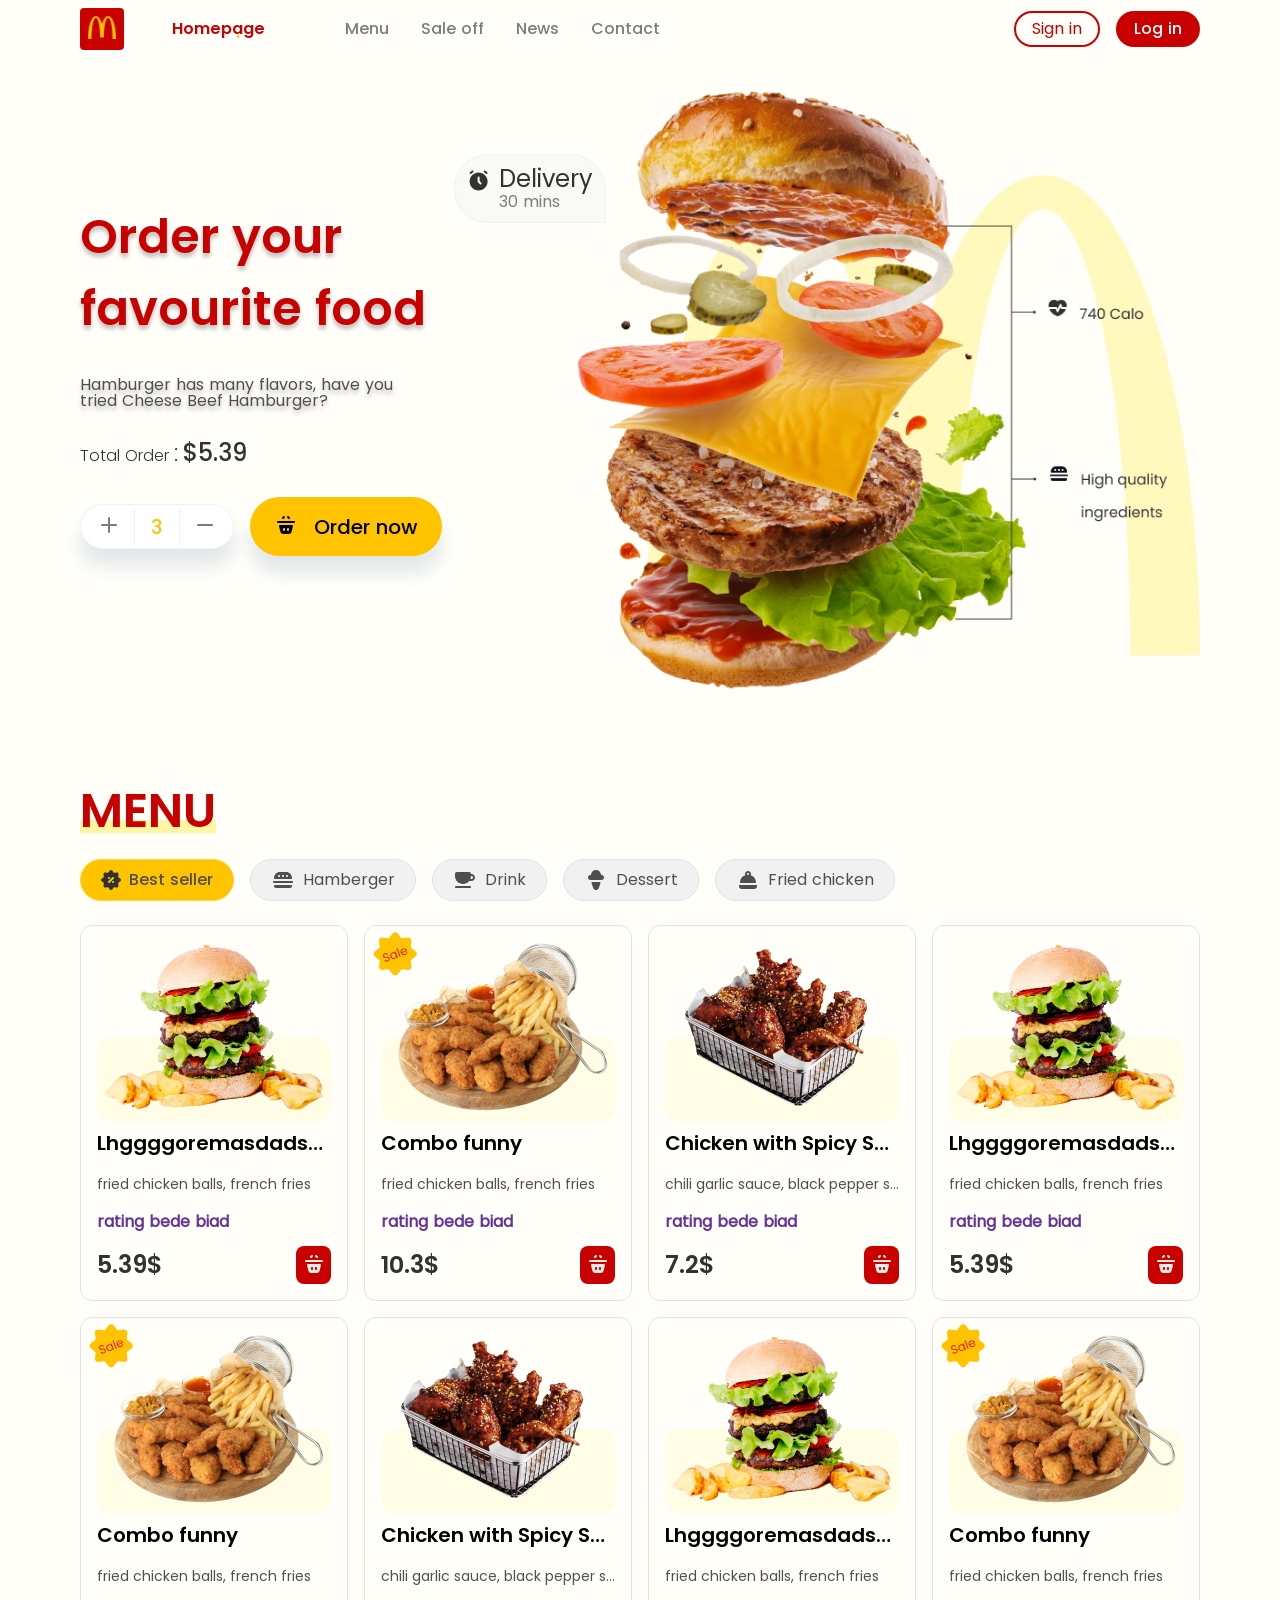
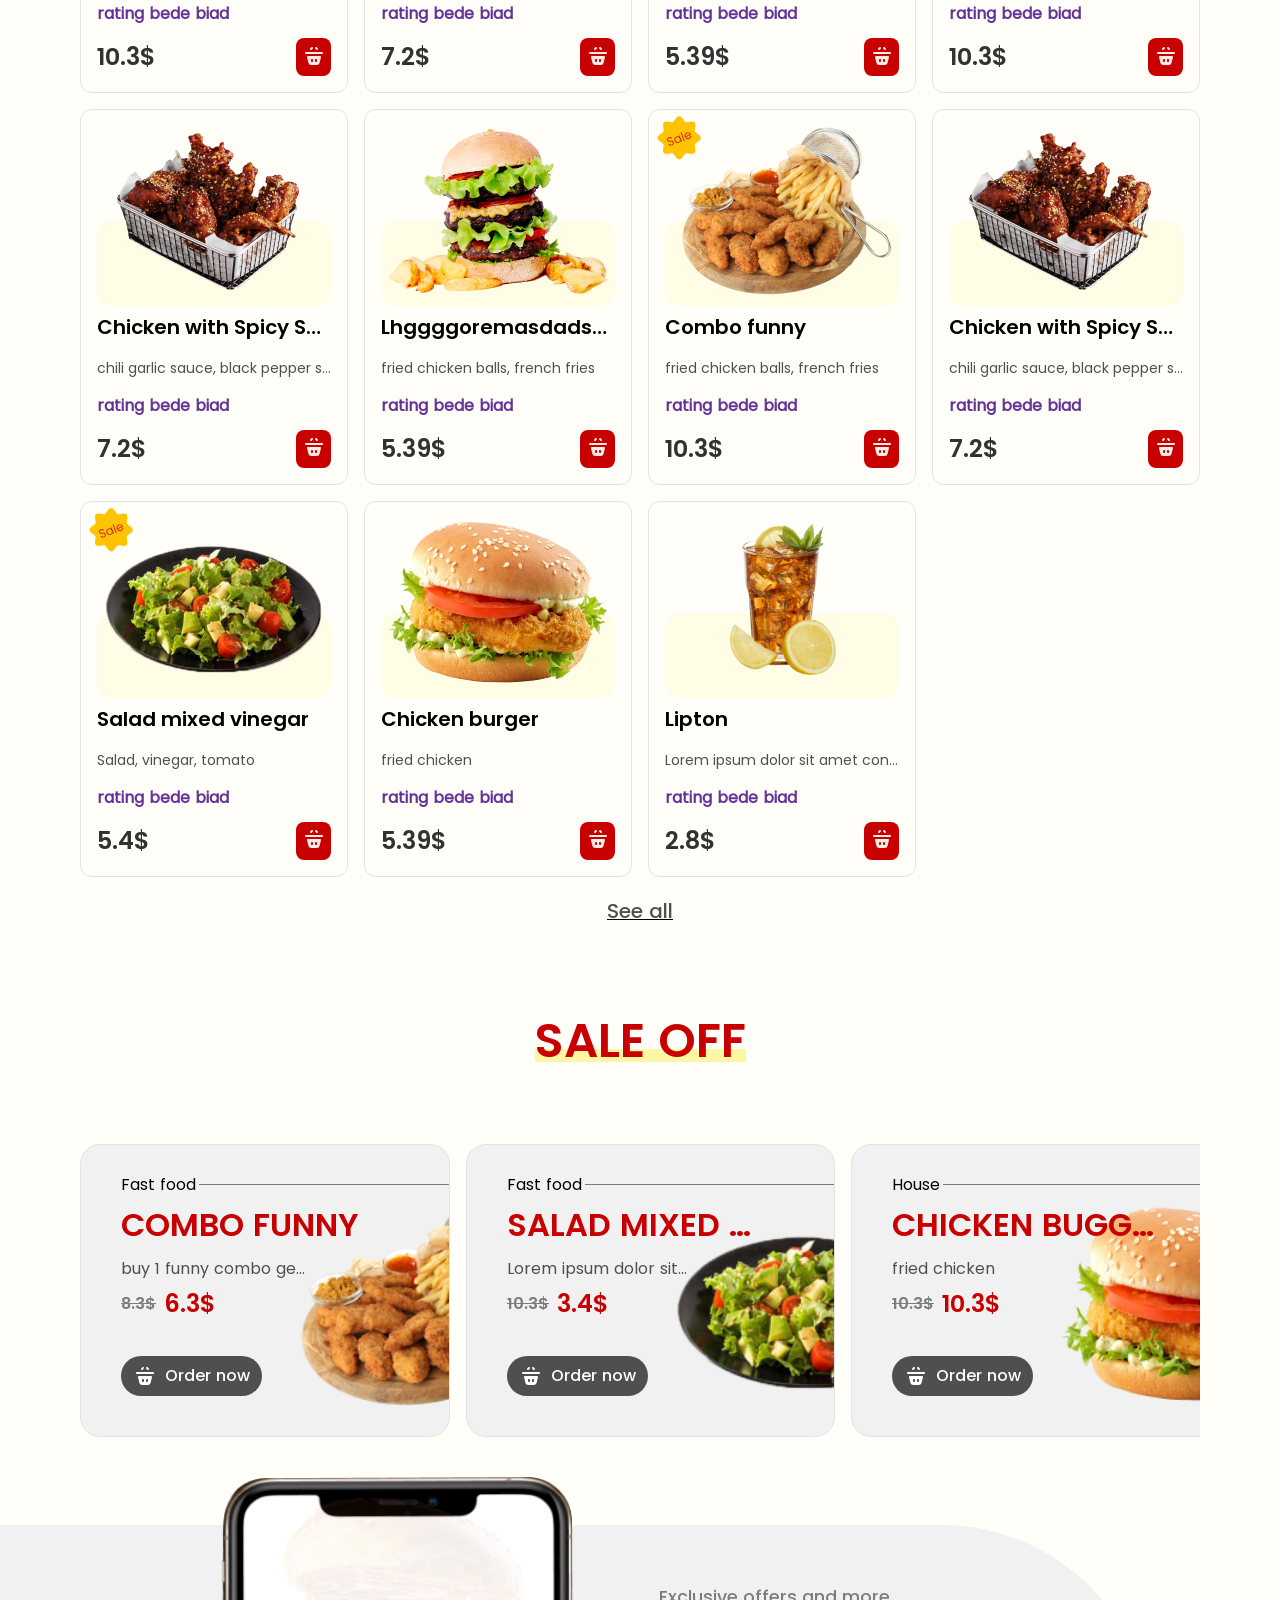
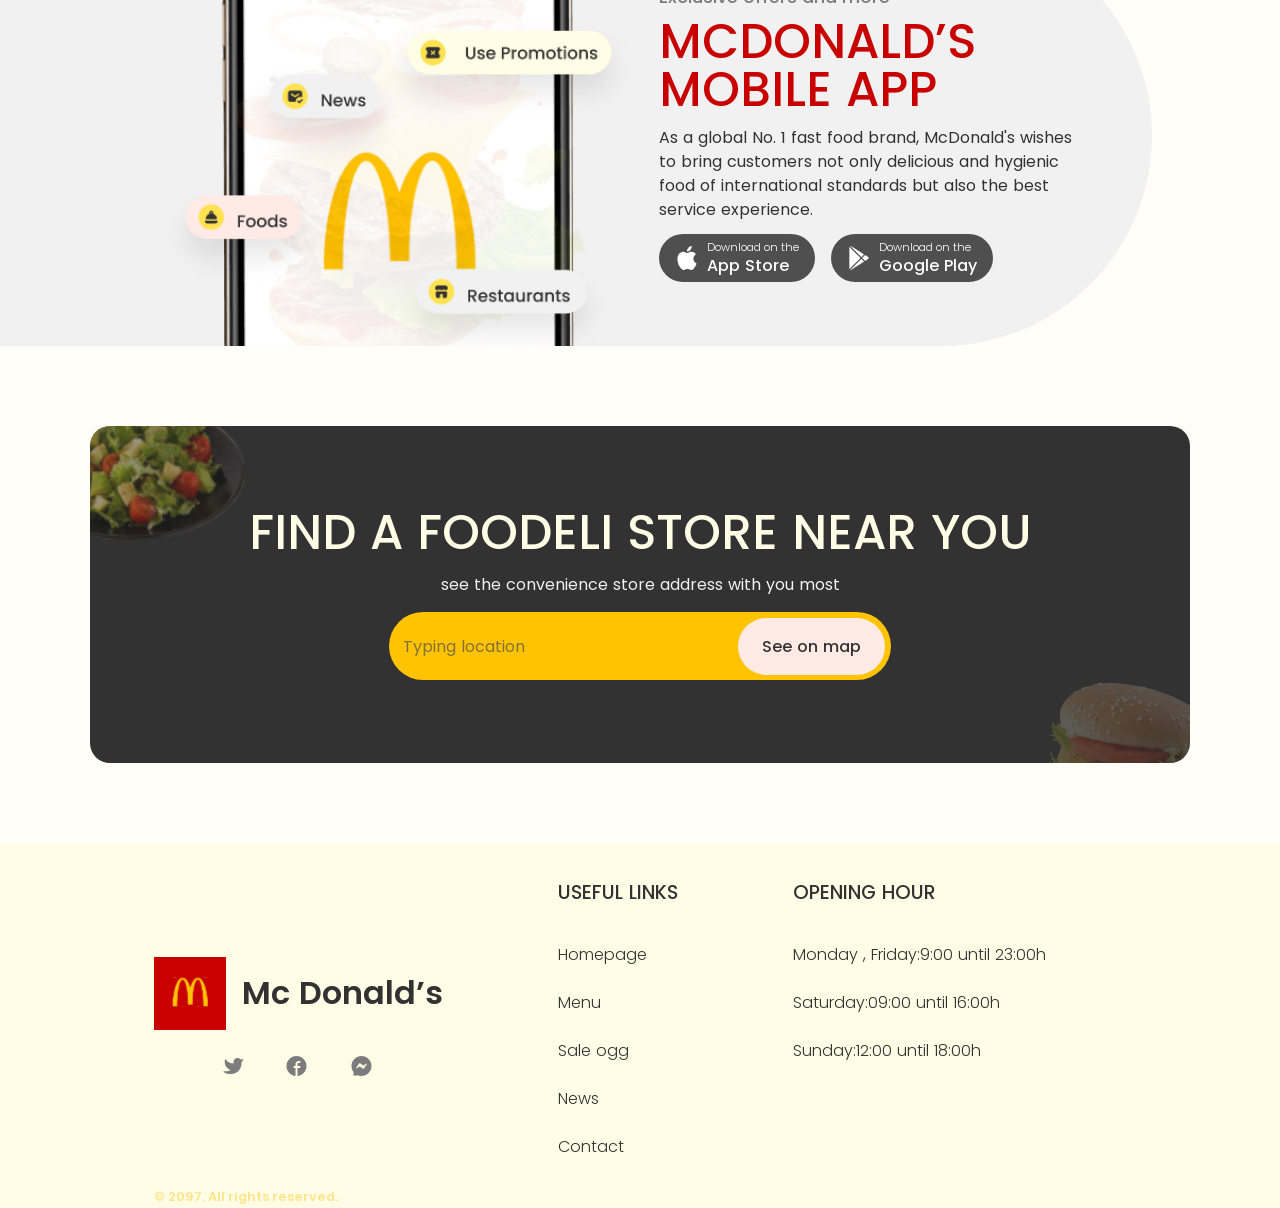
<file: index/index.html>
<!DOCTYPE html>
<html lang="en" dir="ltr">
<head>
    <meta charset="UTF-8">
    <meta name="viewport" content="width=device-width, initial-scale=1.0">


    <link rel="stylesheet" href="../styles/Configure_styles/ResetCss.css">
    <link rel="stylesheet" href="../styles/Configure_styles/Add_fonts.css">
    <link rel="stylesheet" href="../styles/Configure_styles/root.css">


    <link rel="stylesheet" href="../styles/Basic_Styles/HeaderStyle.css">
    <link rel="stylesheet" href="../styles/Basic_Styles/MainStyle.css">
    <link rel="stylesheet" href="../styles/Basic_Styles/FooterStyle.css">

    <link rel="stylesheet" href="../styles/Responsice_Styles/RES_Header.css">
    <link rel="stylesheet" href="../styles/Responsice_Styles/RES_Main.css">
    <link rel="stylesheet" href="../styles/Responsice_Styles/RES_Footer.css">


    <link rel="stylesheet" href="../styles/Trans_Anim_Styles/TransAndAnim_HEADER.css"> 
    <link rel="stylesheet" href="../styles/Trans_Anim_Styles/TransAndAnim_MAIN.css">
    <link rel="stylesheet" href="../styles/Trans_Anim_Styles/TransAndAnim_FOOTER.css"> 


    <link rel="icon" href="../images/fac_icon/fav_icon.png">

    <title>97-Guy ft. McDonalds</title>
</head>
<body>

    <header>
        <section class="header_top">
            <div class="anim_Main-nav-btn__hover"></div>
            <div class="mac_mainnavlinkHeader_wrapper">
                <nav class="heaer__Mainnavbtn-container__macIcon">
                    <a href="#" class="header__MainmacIcon  header__Mainnavbtn-items"  >
                        <svg width="28" height="23" viewBox="0 0 28 23" fill="none" xmlns="http://www.w3.org/2000/svg" xmlns:xlink="http://www.w3.org/1999/xlink">
                            <rect width="28" height="23" fill="url(#pattern0_1_102)"/>
                            <defs>
                            <pattern id="pattern0_1_102" patternContentUnits="objectBoundingBox" width="1" height="1">
                            <use xlink:href="#image0_1_102" transform="matrix(0.00198876 0 0 0.0022527 -0.295505 -0.056417)"/>
                            </pattern>
                            <image id="image0_1_102" width="800" height="500" preserveAspectRatio="none" xlink:href="[data-uri]"/>
                            </defs>
                        </svg>    
                    </a>
                </nav>
                <nav class="header__Mainnavbtn-Container header__GridItmes_top">
     
                    <a href="#HOME_TITLE" class="header__Mainnavtext header__Mainnavbtn-items _CURRENT-PAGE">Homepage</a>
                    <a href="#MENU_TITLE" class="header__Mainnavtext header__Mainnavbtn-items">Menu</a>
                    <a href="#SALE_OFF" class="header__Mainnavtext header__Mainnavbtn-items">Sale off</a>
                    <a href="#NEWS" class="header__Mainnavtext header__Mainnavbtn-items">News</a>
                    <a href="#NAV_LINKS" class="header__Mainnavtext header__Mainnavbtn-items">Contact</a>
                </nav>
        
            </div>
            <nav class="header__navbtn-Container header__GridItmes_top">
                <a href="#" class="header__navbtn-items">Sign in</a>
                <a href="#" class="header__navbtn-items">Log in</a>
            </nav>

            <div class="header_top_menubarMobile-container" id="abc">
                <svg id="ababs" width="35" height="35" viewBox="0 0 35 35" fill="none" xmlns="http://www.w3.org/2000/svg">
                    <path id="menu_path_1" fill-rule="evenodd" clip-rule="evenodd" d="M4.375 14.5833C4.375 9.75082 8.29251 5.83331 13.125 5.83331H21.875C26.7075 5.83331 30.625 9.75082 30.625 14.5833C30.625 15.3887 29.9721 16.0416 29.1667 16.0416H5.83333C5.02792 16.0416 4.375 15.3887 4.375 14.5833ZM13.125 11.6666C13.125 12.4721 12.4721 13.125 11.6667 13.125C10.8613 13.125 10.2083 12.4721 10.2083 11.6666C10.2083 10.8612 10.8613 10.2083 11.6667 10.2083C12.4721 10.2083 13.125 10.8612 13.125 11.6666ZM17.5 13.125C18.3054 13.125 18.9583 12.4721 18.9583 11.6666C18.9583 10.8612 18.3054 10.2083 17.5 10.2083C16.6946 10.2083 16.0417 10.8612 16.0417 11.6666C16.0417 12.4721 16.6946 13.125 17.5 13.125ZM24.7917 11.6666C24.7917 12.4721 24.1388 13.125 23.3333 13.125C22.5279 13.125 21.875 12.4721 21.875 11.6666C21.875 10.8612 22.5279 10.2083 23.3333 10.2083C24.1388 10.2083 24.7917 10.8612 24.7917 11.6666Z" fill="#504F4F"/>
                    
                    <path id="menu_path_2_1" d="M2.9165 18C2.9165 17.1946 3.56942 16.5416 4.37484 16.5416H30.6248C31.4303 16.5416 32.0832 17.1946 32.0832 18C32.0832 18.8054 31.4303 19.4583 30.6248 19.4583H4.37484C3.56942 19.4583 2.9165 18.8054 2.9165 18Z" fill="#504F4F"/>
                
                    <path id="menu_path_2_2" d="M2.9165 22C2.9165 21.1946 3.56942 20.5416 4.37484 20.5416H30.6248C31.4303 20.5416 32.0832 21.1946 32.0832 22C32.0832 22.8054 31.4303 23.4583 30.6248 23.4583H4.37484C3.56942 23.4583 2.9165 22.8054 2.9165 22Z" fill="#504F4F"/>
                
                    <path id="menu_path_2_3" d="M2.9165 26C2.9165 25.1946 3.56942 24.5416 4.37484 24.5416H30.6248C31.4303 24.5416 32.0832 25.1946 32.0832 26C32.0832 26.8054 31.4303 27.4583 30.6248 27.4583H4.37484C3.56942 27.4583 2.9165 26.8054 2.9165 26Z" fill="#504F4F"/>
                
                    <path id="menu_path_3" d="M30.625 30C30.625 31.6108 29.3192 32.9166 27.7083 32.9166H7.29167C5.68083 32.9166 4.375 31.6108 4.375 30C4.375 29.1946 5.02792 28.5416 5.83333 28.5416H29.1667C29.9721 28.5416 30.625 29.1946 30.625 30Z" fill="#504F4F"/>
                </svg>
                
            </div>
        </section>
        

        <section class="header_bottom">
            <section class="header__MainIdea-Container header__GridItmes_bottom">
                <div class="__MainTitleHeader-Container" id="HOME_TITLE">
                    <h1>Order your favourite food</h1>
                </div>
                <div class="__MainDiscriptionHeader-Container">
                    <p>Hamburger has many flavors, have you tried Cheese Beef Hamburger?</p>
                </div>
                <div class="__MainTotalOderSampleHeader-Container">
                    Total Order <span>:</span> <span>$5.39</span>
                </div>
                <div class="__Main_btn-header-bottom">
                    <div class="__MainCountOrderSampleHeader-Container">
                        <a href="#" class="__plusCountOrder">
                            <svg width="24" height="24" viewBox="0 0 24 24" fill="none" xmlns="http://www.w3.org/2000/svg">
                                <path d="M12 5V19" stroke="#7D7C7C" stroke-width="2" stroke-linecap="round" stroke-linejoin="round"/>
                                <path d="M5 12H19" stroke="#7D7C7C" stroke-width="2" stroke-linecap="round" stroke-linejoin="round"/>
                            </svg>                        
                        </a>
                        <div class="" id="order_conutHeader">
                            3
                        </div>
                        <a href="#" class="__minussCountOrder">
                            <svg width="24" height="24" viewBox="0 0 24 24" fill="none" xmlns="http://www.w3.org/2000/svg">
                                <path d="M5 12H19" stroke="#7D7C7C" stroke-width="2" stroke-linecap="round" stroke-linejoin="round"/>
                            </svg>                    
                        </a>
                    </div>
                    <a href="#" class="__MainOdernowBtn">
                        <div class="basket_icon">
                            <svg width="24" height="24" viewBox="0 0 24 24" fill="none" xmlns="http://www.w3.org/2000/svg">
                            <path fill-rule="evenodd" clip-rule="evenodd" d="M5.9963 12C5.344 12 4.86633 12.6144 5.02717 13.2466L6.42488 18.7398C6.76319 20.0693 7.96032 21 9.33225 21H14.6652C16.0383 21 17.2362 20.0678 17.5734 18.7367L18.9644 13.2456C19.1245 12.6137 18.6469 12 17.9951 12H5.9963ZM9 16C9 15.4477 9.44771 15 10 15C10.5523 15 11 15.4477 11 16V17C11 17.5523 10.5523 18 10 18C9.44771 18 9 17.5523 9 17V16ZM13 16C13 15.4477 13.4477 15 14 15C14.5523 15 15 15.4477 15 16V17C15 17.5523 14.5523 18 14 18C13.4477 18 13 17.5523 13 17V16Z" fill="#FFEAE6"/>
                            <path d="M3 9C3 8.44772 3.44772 8 4 8H20C20.5523 8 21 8.44772 21 9C21 9.55228 20.5523 10 20 10H4C3.44772 10 3 9.55228 3 9Z" fill="#FFEAE6"/>
                            <path fill-rule="evenodd" clip-rule="evenodd" d="M10.7071 4.70711C11.0976 4.31658 11.0976 3.68342 10.7071 3.29289C10.3166 2.90237 9.68342 2.90237 9.29289 3.29289L8.29289 4.29289C7.90237 4.68342 7.90237 5.31658 8.29289 5.70711C8.68342 6.09763 9.31658 6.09763 9.70711 5.70711L10.7071 4.70711ZM13.2929 4.70711C12.9024 4.31658 12.9024 3.68342 13.2929 3.29289C13.6834 2.90237 14.3166 2.90237 14.7071 3.29289L15.7071 4.29289C16.0976 4.68342 16.0976 5.31658 15.7071 5.70711C15.3166 6.09763 14.6834 6.09763 14.2929 5.70711L13.2929 4.70711Z" fill="#FFEAE6"/>
                            </svg>
                        </div>
                        <div>
                            Order now
                        </div>
                    </a>
                </div>
            </section>
    
    
            <div class="header_imgTitle header__GridItmes_bottom">
                <div class="delivery_absloute-Container">
                    <div class="time_icon">
                        <svg width="24" height="24" viewBox="0 0 24 24" fill="none" xmlns="http://www.w3.org/2000/svg">
                            <path fill-rule="evenodd" clip-rule="evenodd" d="M3 13C3 8.02944 7.02944 4 12 4C16.9706 4 21 8.02944 21 13C21 17.9706 16.9706 22 12 22C7.02944 22 3 17.9706 3 13ZM13 9C13 8.44772 12.5523 8 12 8C11.4477 8 11 8.44772 11 9V13C11 13.2652 11.1054 13.5196 11.2929 13.7071L13.2929 15.7071C13.6834 16.0976 14.3166 16.0976 14.7071 15.7071C15.0976 15.3166 15.0976 14.6834 14.7071 14.2929L13 12.5858V9Z" fill="#323232"/>
                            <path d="M4.60006 5.30006C4.15823 5.63143 3.53143 5.54189 3.20006 5.10006C2.86869 4.65823 2.95823 4.03143 3.40006 3.70006L5.40006 2.20006C5.84189 1.86869 6.46869 1.95823 6.80006 2.40006C7.13143 2.84189 7.04189 3.46869 6.60006 3.80006L4.60006 5.30006Z" fill="#323232"/>
                            <path d="M18.6001 2.20018C18.1582 1.86881 17.5314 1.95835 17.2001 2.40018C16.8687 2.842 16.9582 3.46881 17.4001 3.80018L19.4001 5.30018C19.8419 5.63155 20.4687 5.542 20.8001 5.10018C21.1314 4.65835 21.0419 4.03155 20.6001 3.70018L18.6001 2.20018Z" fill="#323232"/>
                        </svg>                        
                    </div>
                    <div>Delivery</div>
                    <div>30 mins</div>
                </div>
                <img class="__imgTitleHeader" src="../images/Header/other/hamber_header.png" alt="Hamburger Image">
            </div>
        </section>
    </header>


    <main>
        <section class="main_Menu_section_1">
            <div class="main_MenuTitle" id="MENU_TITLE">
                <h2 class="red-title">MENU
                <div class="red-title_underLine"></div>
                </h2>
            </div>
    
            <section class="main__MenuBarBtn">
                <a href="#"  class="main__MenuBarBtn--btn_item __MenuBarBtn-btn-text--selected">
                    <svg width="20" height="20" viewBox="0 0 20 20" fill="none" xmlns="http://www.w3.org/2000/svg">
                        <path fill-rule="evenodd" clip-rule="evenodd" d="M11.2193 0.607955C10.6071 -0.199478 9.39325 -0.199478 8.78101 0.607955L7.40698 2.42007C7.18864 2.70802 6.83193 2.85577 6.47393 2.80655L4.22099 2.49678C3.21713 2.35876 2.35882 3.21707 2.49684 4.22092L2.80661 6.47387C2.85583 6.83187 2.70808 7.18858 2.42013 7.40692L0.608016 8.78095C-0.199417 9.39319 -0.199417 10.607 0.608016 11.2193L2.42013 12.5933C2.70808 12.8116 2.85583 13.1683 2.80661 13.5263L2.49684 15.7793C2.35882 16.7831 3.21713 17.6415 4.22098 17.5034L6.47393 17.1937C6.83193 17.1444 7.18864 17.2922 7.40698 17.5801L8.78101 19.3923C9.39325 20.1997 10.6071 20.1997 11.2193 19.3923L12.5934 17.5801C12.8117 17.2922 13.1684 17.1444 13.5264 17.1937L15.7794 17.5034C16.7832 17.6415 17.6415 16.7831 17.5035 15.7793L17.1937 13.5263C17.1445 13.1683 17.2923 12.8116 17.5802 12.5933L19.3923 11.2193C20.1998 10.607 20.1998 9.39319 19.3923 8.78095L17.5802 7.40692C17.2923 7.18858 17.1445 6.83187 17.1937 6.47387L17.5035 4.22092C17.6415 3.21707 16.7832 2.35876 15.7794 2.49678L13.5264 2.80655C13.1684 2.85577 12.8117 2.70802 12.5934 2.42007L11.2193 0.607955ZM12.7072 7.2929C12.3166 6.90237 11.6835 6.90237 11.293 7.2929L7.29296 11.2929C6.90243 11.6834 6.90243 12.3166 7.29296 12.7071C7.68348 13.0976 8.31664 13.0976 8.70717 12.7071L12.7072 8.70711C13.0977 8.31658 13.0977 7.68342 12.7072 7.2929ZM8.00006 9C7.44778 9 7.00006 8.55229 7.00006 8C7.00006 7.44772 7.44778 7 8.00006 7C8.55235 7 9.00006 7.44772 9.00006 8C9.00006 8.55229 8.55235 9 8.00006 9ZM12.0001 13C12.5523 13 13.0001 12.5523 13.0001 12C13.0001 11.4477 12.5523 11 12.0001 11C11.4478 11 11.0001 11.4477 11.0001 12C11.0001 12.5523 11.4478 13 12.0001 13Z" fill="#323232"/>
                    </svg>                    
                    <div href="#" class="__MenuBarBtn-btn-text">Best seller</div>
                </a>
    
                <a href="#"  class="main__MenuBarBtn--btn_item">
                    <svg width="24" height="24" viewBox="0 0 24 24" fill="none" xmlns="http://www.w3.org/2000/svg">
                        <path d="M2 14C2 13.4477 2.44772 13 3 13H21C21.5523 13 22 13.4477 22 14C22 14.5523 21.5523 15 21 15H3C2.44772 15 2 14.5523 2 14Z" fill="#504F4F"/>
                        <path fill-rule="evenodd" clip-rule="evenodd" d="M3 10C3 6.68629 5.68629 4 9 4H15C18.3137 4 21 6.68629 21 10C21 10.5523 20.5523 11 20 11H4C3.44772 11 3 10.5523 3 10ZM9 8C9 8.55228 8.55228 9 8 9C7.44772 9 7 8.55228 7 8C7 7.44772 7.44772 7 8 7C8.55228 7 9 7.44772 9 8ZM12 9C12.5523 9 13 8.55228 13 8C13 7.44772 12.5523 7 12 7C11.4477 7 11 7.44772 11 8C11 8.55228 11.4477 9 12 9ZM17 8C17 8.55228 16.5523 9 16 9C15.4477 9 15 8.55228 15 8C15 7.44772 15.4477 7 16 7C16.5523 7 17 7.44772 17 8Z" fill="#504F4F"/>
                        <path d="M21 18C21 19.1046 20.1046 20 19 20H5C3.89543 20 3 19.1046 3 18C3 17.4477 3.44772 17 4 17H20C20.5523 17 21 17.4477 21 18Z" fill="#504F4F"/>
                    </svg>                                  
                    <div href="#" class="__MenuBarBtn-btn-text">Hamberger</div>
                </a>
    
                <a href="#"  class="main__MenuBarBtn--btn_item">
                    <svg width="24" height="24" viewBox="0 0 24 24" fill="none" xmlns="http://www.w3.org/2000/svg">
                        <path d="M2 19C2 18.4477 2.44772 18 3 18H17C17.5523 18 18 18.4477 18 19C18 19.5523 17.5523 20 17 20H3C2.44772 20 2 19.5523 2 19Z" fill="#504F4F"/>
                        <path fill-rule="evenodd" clip-rule="evenodd" d="M4 4C2.89543 4 2 4.89543 2 6V8C2 12.4183 5.58172 16 10 16C12.5264 16 14.7793 14.8289 16.2454 13H18.5C20.433 13 22 11.433 22 9.5C22 7.567 20.433 6 18.5 6H18C18 4.89543 17.1046 4 16 4H4ZM18 8C18 9.0609 17.7935 10.0736 17.4185 11H18.5C19.3284 11 20 10.3284 20 9.5C20 8.67157 19.3284 8 18.5 8H18Z" fill="#504F4F"/>
                    </svg>                  
                    <div class="__MenuBarBtn-btn-text">Drink</div>
                </a>
    
                <a href="#"  class="main__MenuBarBtn--btn_item">
                    <svg width="24" height="24" viewBox="0 0 24 24" fill="none" xmlns="http://www.w3.org/2000/svg">
                        <path d="M7.50647 15.3511C7.26131 14.6974 7.74459 14 8.4428 14H15.5568C16.255 14 16.7383 14.6974 16.4931 15.3511L14.702 20.1273C14.2796 21.2538 13.2028 22 11.9998 22C10.7968 22 9.71996 21.2538 9.29755 20.1273L7.50647 15.3511Z" fill="#504F4F"/>
                        <path fill-rule="evenodd" clip-rule="evenodd" d="M16.9754 6.5007C17.0026 6.7755 17.2239 7 17.5 7C18.8807 7 20 8.11929 20 9.5C20 10.8807 18.8807 12 17.5 12H12H6.5C5.11929 12 4 10.8807 4 9.5C4 8.11929 5.11929 7 6.5 7C6.77614 7 6.99737 6.7755 7.02462 6.5007C7.27516 3.9737 9.40709 2 12 2C14.5929 2 16.7248 3.9737 16.9754 6.5007Z" fill="#504F4F"/>
                    </svg>              
                    <div class="__MenuBarBtn-btn-text">Dessert</div>
                </a>
    
                <a href="#"  class="main__MenuBarBtn--btn_item">
                    <svg width="24" height="24" viewBox="0 0 24 24" fill="none" xmlns="http://www.w3.org/2000/svg">
                        <path d="M3 17.8C3 17.3582 3.35817 17 3.8 17H20.2C20.6418 17 21 17.3582 21 17.8C21 19.5673 19.5673 21 17.8 21H6.2C4.43269 21 3 19.5673 3 17.8Z" fill="#504F4F"/>
                        <path fill-rule="evenodd" clip-rule="evenodd" d="M3.8 17C3.35817 17 3 17.3582 3 17.8C3 19.5673 4.43269 21 6.2 21H17.8C19.5673 21 21 19.5673 21 17.8C21 17.3582 20.6418 17 20.2 17H3.8Z" fill="#504F4F"/>
                        <path fill-rule="evenodd" clip-rule="evenodd" d="M14.6785 7.35254C14.8842 6.94614 15 6.4866 15 6C15 4.34315 13.6569 3 12 3C10.3431 3 9 4.34315 9 6C9 6.4866 9.11585 6.94614 9.32147 7.35254C6.23647 8.32706 4 11.2119 4 14.619C4 14.8294 4.17056 15 4.38095 15H19.619C19.8294 15 20 14.8294 20 14.619C20 11.2119 17.7635 8.32706 14.6785 7.35254ZM13 6C13 6.55228 12.5523 7 12 7C11.4477 7 11 6.55228 11 6C11 5.44772 11.4477 5 12 5C12.5523 5 13 5.44772 13 6Z" fill="#504F4F"/>
                    </svg>                    
                    <div class="__MenuBarBtn-btn-text">Fried chicken</div>
                </a>
    
            </section>
            
            <section class="main__Product-List-Menu">
                <div class="__Product-List-Menu__item">
                    <a href="#" class="menu__item-img-container">
                        <img src="../images/Main/other/hamber.png" alt="product image">
                    </a>
                    <div class="menu__item-title-container">
                       Lhggggoremasdadsadspadlsadasldpasdldpaapsdsa      </div>
                    <div class="menu__item-detail-container">
                        <p>fried chicken balls, french fries</p>
                    </div>
                    <a href="#" class="menu__item-rating-container">rating bede biad</a>
                    <div class="menu__item-price_basetIcon-container">
                        <div class="menu__item-price-container">
                            5.39$
                        </div>
    
                        <div class="menu__basket-item">
                            <svg width="24" height="24" viewBox="0 0 24 24" fill="none" xmlns="http://www.w3.org/2000/svg">
                                <path fill-rule="evenodd" clip-rule="evenodd" d="M5.9963 12C5.344 12 4.86633 12.6144 5.02717 13.2466L6.42488 18.7398C6.76319 20.0693 7.96032 21 9.33225 21H14.6652C16.0383 21 17.2362 20.0678 17.5734 18.7367L18.9644 13.2456C19.1245 12.6137 18.6469 12 17.9951 12H5.9963ZM9 16C9 15.4477 9.44771 15 10 15C10.5523 15 11 15.4477 11 16V17C11 17.5523 10.5523 18 10 18C9.44771 18 9 17.5523 9 17V16ZM13 16C13 15.4477 13.4477 15 14 15C14.5523 15 15 15.4477 15 16V17C15 17.5523 14.5523 18 14 18C13.4477 18 13 17.5523 13 17V16Z" fill="#FFEAE6"/>
                                <path d="M3 9C3 8.44772 3.44772 8 4 8H20C20.5523 8 21 8.44772 21 9C21 9.55228 20.5523 10 20 10H4C3.44772 10 3 9.55228 3 9Z" fill="#FFEAE6"/>
                                <path fill-rule="evenodd" clip-rule="evenodd" d="M10.7071 4.70711C11.0976 4.31658 11.0976 3.68342 10.7071 3.29289C10.3166 2.90237 9.68342 2.90237 9.29289 3.29289L8.29289 4.29289C7.90237 4.68342 7.90237 5.31658 8.29289 5.70711C8.68342 6.09763 9.31658 6.09763 9.70711 5.70711L10.7071 4.70711ZM13.2929 4.70711C12.9024 4.31658 12.9024 3.68342 13.2929 3.29289C13.6834 2.90237 14.3166 2.90237 14.7071 3.29289L15.7071 4.29289C16.0976 4.68342 16.0976 5.31658 15.7071 5.70711C15.3166 6.09763 14.6834 6.09763 14.2929 5.70711L13.2929 4.70711Z" fill="#FFEAE6"/>
                            </svg>   
                        </div>
                    </div>

                    <div class="__anim_dollar_container">$</div>
                    </div>

                </div>
    
    
                <div class="__Product-List-Menu__item sale-tag">
                    <a href="#" class="menu__item-img-container">
                        <img src="../images/Main/other/chick_fires.png" alt="product image">
                    </a>
                    <div class="menu__item-title-container">
                        Combo funny
                    </div>
                    <div class="menu__item-detail-container">
                        <p>fried chicken balls, french fries</p>
                    </div>
                    <a href="#" class="menu__item-rating-container">rating bede biad</a>
                    <div class="menu__item-price_basetIcon-container">
                        <div class="menu__item-price-container">
                            10.3$
                        </div>
                        
                        <div class="menu__basket-item">
                            <svg width="24" height="24" viewBox="0 0 24 24" fill="none" xmlns="http://www.w3.org/2000/svg">
                                <path fill-rule="evenodd" clip-rule="evenodd" d="M5.9963 12C5.344 12 4.86633 12.6144 5.02717 13.2466L6.42488 18.7398C6.76319 20.0693 7.96032 21 9.33225 21H14.6652C16.0383 21 17.2362 20.0678 17.5734 18.7367L18.9644 13.2456C19.1245 12.6137 18.6469 12 17.9951 12H5.9963ZM9 16C9 15.4477 9.44771 15 10 15C10.5523 15 11 15.4477 11 16V17C11 17.5523 10.5523 18 10 18C9.44771 18 9 17.5523 9 17V16ZM13 16C13 15.4477 13.4477 15 14 15C14.5523 15 15 15.4477 15 16V17C15 17.5523 14.5523 18 14 18C13.4477 18 13 17.5523 13 17V16Z" fill="#FFEAE6"/>
                                <path d="M3 9C3 8.44772 3.44772 8 4 8H20C20.5523 8 21 8.44772 21 9C21 9.55228 20.5523 10 20 10H4C3.44772 10 3 9.55228 3 9Z" fill="#FFEAE6"/>
                                <path fill-rule="evenodd" clip-rule="evenodd" d="M10.7071 4.70711C11.0976 4.31658 11.0976 3.68342 10.7071 3.29289C10.3166 2.90237 9.68342 2.90237 9.29289 3.29289L8.29289 4.29289C7.90237 4.68342 7.90237 5.31658 8.29289 5.70711C8.68342 6.09763 9.31658 6.09763 9.70711 5.70711L10.7071 4.70711ZM13.2929 4.70711C12.9024 4.31658 12.9024 3.68342 13.2929 3.29289C13.6834 2.90237 14.3166 2.90237 14.7071 3.29289L15.7071 4.29289C16.0976 4.68342 16.0976 5.31658 15.7071 5.70711C15.3166 6.09763 14.6834 6.09763 14.2929 5.70711L13.2929 4.70711Z" fill="#FFEAE6"/>
                            </svg>   
                        </div>
                    </div>

                    <div class="__anim_dollar_container">$</div>

                </div>
    
    
    
                <div class="__Product-List-Menu__item">
                    <a href="#" class="menu__item-img-container">
                        <img src="../images/Main/other/chick.png" alt="product image">
                    </a>
                    <div class="menu__item-title-container">
                        ‌Chicken with Spicy Sauce
                    </div>
                    <div class="menu__item-detail-container">
                        <p>chili garlic sauce, black pepper sauce</p>
                    </div>
                    <a href="#" class="menu__item-rating-container">rating bede biad</a>
                    <div class="menu__item-price_basetIcon-container">
                        <div class="menu__item-price-container">
                            7.2$
                        </div>
                        
                        <div href="#" class="menu__basket-item">
                            <svg width="24" height="24" viewBox="0 0 24 24" fill="none" xmlns="http://www.w3.org/2000/svg">
                                <path fill-rule="evenodd" clip-rule="evenodd" d="M5.9963 12C5.344 12 4.86633 12.6144 5.02717 13.2466L6.42488 18.7398C6.76319 20.0693 7.96032 21 9.33225 21H14.6652C16.0383 21 17.2362 20.0678 17.5734 18.7367L18.9644 13.2456C19.1245 12.6137 18.6469 12 17.9951 12H5.9963ZM9 16C9 15.4477 9.44771 15 10 15C10.5523 15 11 15.4477 11 16V17C11 17.5523 10.5523 18 10 18C9.44771 18 9 17.5523 9 17V16ZM13 16C13 15.4477 13.4477 15 14 15C14.5523 15 15 15.4477 15 16V17C15 17.5523 14.5523 18 14 18C13.4477 18 13 17.5523 13 17V16Z" fill="#FFEAE6"/>
                                <path d="M3 9C3 8.44772 3.44772 8 4 8H20C20.5523 8 21 8.44772 21 9C21 9.55228 20.5523 10 20 10H4C3.44772 10 3 9.55228 3 9Z" fill="#FFEAE6"/>
                                <path fill-rule="evenodd" clip-rule="evenodd" d="M10.7071 4.70711C11.0976 4.31658 11.0976 3.68342 10.7071 3.29289C10.3166 2.90237 9.68342 2.90237 9.29289 3.29289L8.29289 4.29289C7.90237 4.68342 7.90237 5.31658 8.29289 5.70711C8.68342 6.09763 9.31658 6.09763 9.70711 5.70711L10.7071 4.70711ZM13.2929 4.70711C12.9024 4.31658 12.9024 3.68342 13.2929 3.29289C13.6834 2.90237 14.3166 2.90237 14.7071 3.29289L15.7071 4.29289C16.0976 4.68342 16.0976 5.31658 15.7071 5.70711C15.3166 6.09763 14.6834 6.09763 14.2929 5.70711L13.2929 4.70711Z" fill="#FFEAE6"/>
                            </svg>   
                        </div>
                    </div>
                    <div class="__anim_dollar_container">$</div>

                </div>
    


                <div class="__Product-List-Menu__item">
                    <a href="#" class="menu__item-img-container">
                        <img src="../images/Main/other/hamber.png" alt="product image">
                    </a>
                    <div class="menu__item-title-container">
                       Lhggggoremasdadsadspadlsadasldpasdldpaapsdsa      </div>
                    <div class="menu__item-detail-container">
                        <p>fried chicken balls, french fries</p>
                    </div>
                    <a href="#" class="menu__item-rating-container">rating bede biad</a>
                    <div class="menu__item-price_basetIcon-container">
                        <div class="menu__item-price-container">
                            5.39$
                        </div>
    
                        <div href="#" class="menu__basket-item">
                            <svg width="24" height="24" viewBox="0 0 24 24" fill="none" xmlns="http://www.w3.org/2000/svg">
                                <path fill-rule="evenodd" clip-rule="evenodd" d="M5.9963 12C5.344 12 4.86633 12.6144 5.02717 13.2466L6.42488 18.7398C6.76319 20.0693 7.96032 21 9.33225 21H14.6652C16.0383 21 17.2362 20.0678 17.5734 18.7367L18.9644 13.2456C19.1245 12.6137 18.6469 12 17.9951 12H5.9963ZM9 16C9 15.4477 9.44771 15 10 15C10.5523 15 11 15.4477 11 16V17C11 17.5523 10.5523 18 10 18C9.44771 18 9 17.5523 9 17V16ZM13 16C13 15.4477 13.4477 15 14 15C14.5523 15 15 15.4477 15 16V17C15 17.5523 14.5523 18 14 18C13.4477 18 13 17.5523 13 17V16Z" fill="#FFEAE6"/>
                                <path d="M3 9C3 8.44772 3.44772 8 4 8H20C20.5523 8 21 8.44772 21 9C21 9.55228 20.5523 10 20 10H4C3.44772 10 3 9.55228 3 9Z" fill="#FFEAE6"/>
                                <path fill-rule="evenodd" clip-rule="evenodd" d="M10.7071 4.70711C11.0976 4.31658 11.0976 3.68342 10.7071 3.29289C10.3166 2.90237 9.68342 2.90237 9.29289 3.29289L8.29289 4.29289C7.90237 4.68342 7.90237 5.31658 8.29289 5.70711C8.68342 6.09763 9.31658 6.09763 9.70711 5.70711L10.7071 4.70711ZM13.2929 4.70711C12.9024 4.31658 12.9024 3.68342 13.2929 3.29289C13.6834 2.90237 14.3166 2.90237 14.7071 3.29289L15.7071 4.29289C16.0976 4.68342 16.0976 5.31658 15.7071 5.70711C15.3166 6.09763 14.6834 6.09763 14.2929 5.70711L13.2929 4.70711Z" fill="#FFEAE6"/>
                            </svg>   
                        </div>
                    </div>

                    <div class="__anim_dollar_container">$</div>

                </div>
    
    
                <div class="__Product-List-Menu__item sale-tag">
                    <a href="#" class="menu__item-img-container">
                        <img src="../images/Main/other/chick_fires.png" alt="product image">
                    </a>
                    <div class="menu__item-title-container">
                        Combo funny
                    </div>
                    <div class="menu__item-detail-container">
                        <p>fried chicken balls, french fries</p>
                    </div>
                    <a href="#" class="menu__item-rating-container">rating bede biad</a>
                    <div class="menu__item-price_basetIcon-container">
                        <div class="menu__item-price-container">
                            10.3$
                        </div>
                        
                        <div href="#" class="menu__basket-item">
                            <svg width="24" height="24" viewBox="0 0 24 24" fill="none" xmlns="http://www.w3.org/2000/svg">
                                <path fill-rule="evenodd" clip-rule="evenodd" d="M5.9963 12C5.344 12 4.86633 12.6144 5.02717 13.2466L6.42488 18.7398C6.76319 20.0693 7.96032 21 9.33225 21H14.6652C16.0383 21 17.2362 20.0678 17.5734 18.7367L18.9644 13.2456C19.1245 12.6137 18.6469 12 17.9951 12H5.9963ZM9 16C9 15.4477 9.44771 15 10 15C10.5523 15 11 15.4477 11 16V17C11 17.5523 10.5523 18 10 18C9.44771 18 9 17.5523 9 17V16ZM13 16C13 15.4477 13.4477 15 14 15C14.5523 15 15 15.4477 15 16V17C15 17.5523 14.5523 18 14 18C13.4477 18 13 17.5523 13 17V16Z" fill="#FFEAE6"/>
                                <path d="M3 9C3 8.44772 3.44772 8 4 8H20C20.5523 8 21 8.44772 21 9C21 9.55228 20.5523 10 20 10H4C3.44772 10 3 9.55228 3 9Z" fill="#FFEAE6"/>
                                <path fill-rule="evenodd" clip-rule="evenodd" d="M10.7071 4.70711C11.0976 4.31658 11.0976 3.68342 10.7071 3.29289C10.3166 2.90237 9.68342 2.90237 9.29289 3.29289L8.29289 4.29289C7.90237 4.68342 7.90237 5.31658 8.29289 5.70711C8.68342 6.09763 9.31658 6.09763 9.70711 5.70711L10.7071 4.70711ZM13.2929 4.70711C12.9024 4.31658 12.9024 3.68342 13.2929 3.29289C13.6834 2.90237 14.3166 2.90237 14.7071 3.29289L15.7071 4.29289C16.0976 4.68342 16.0976 5.31658 15.7071 5.70711C15.3166 6.09763 14.6834 6.09763 14.2929 5.70711L13.2929 4.70711Z" fill="#FFEAE6"/>
                            </svg>   
                        </div>
                    </div>
                    <div class="__anim_dollar_container">$</div>

                </div>
    
    
    
                <div class="__Product-List-Menu__item">
                    <a href="#" class="menu__item-img-container">
                        <img src="../images/Main/other/chick.png" alt="product image">
                    </a>
                    <div class="menu__item-title-container">
                        ‌Chicken with Spicy Sauce
                    </div>
                    <div class="menu__item-detail-container">
                        <p>chili garlic sauce, black pepper sauce</p>
                    </div>
                    <a href="#" class="menu__item-rating-container">rating bede biad</a>
                    <div class="menu__item-price_basetIcon-container">
                        <div class="menu__item-price-container">
                            7.2$
                        </div>
                        
                        <div href="#" class="menu__basket-item">
                            <svg width="24" height="24" viewBox="0 0 24 24" fill="none" xmlns="http://www.w3.org/2000/svg">
                                <path fill-rule="evenodd" clip-rule="evenodd" d="M5.9963 12C5.344 12 4.86633 12.6144 5.02717 13.2466L6.42488 18.7398C6.76319 20.0693 7.96032 21 9.33225 21H14.6652C16.0383 21 17.2362 20.0678 17.5734 18.7367L18.9644 13.2456C19.1245 12.6137 18.6469 12 17.9951 12H5.9963ZM9 16C9 15.4477 9.44771 15 10 15C10.5523 15 11 15.4477 11 16V17C11 17.5523 10.5523 18 10 18C9.44771 18 9 17.5523 9 17V16ZM13 16C13 15.4477 13.4477 15 14 15C14.5523 15 15 15.4477 15 16V17C15 17.5523 14.5523 18 14 18C13.4477 18 13 17.5523 13 17V16Z" fill="#FFEAE6"/>
                                <path d="M3 9C3 8.44772 3.44772 8 4 8H20C20.5523 8 21 8.44772 21 9C21 9.55228 20.5523 10 20 10H4C3.44772 10 3 9.55228 3 9Z" fill="#FFEAE6"/>
                                <path fill-rule="evenodd" clip-rule="evenodd" d="M10.7071 4.70711C11.0976 4.31658 11.0976 3.68342 10.7071 3.29289C10.3166 2.90237 9.68342 2.90237 9.29289 3.29289L8.29289 4.29289C7.90237 4.68342 7.90237 5.31658 8.29289 5.70711C8.68342 6.09763 9.31658 6.09763 9.70711 5.70711L10.7071 4.70711ZM13.2929 4.70711C12.9024 4.31658 12.9024 3.68342 13.2929 3.29289C13.6834 2.90237 14.3166 2.90237 14.7071 3.29289L15.7071 4.29289C16.0976 4.68342 16.0976 5.31658 15.7071 5.70711C15.3166 6.09763 14.6834 6.09763 14.2929 5.70711L13.2929 4.70711Z" fill="#FFEAE6"/>
                            </svg>   
                        </div>
                    </div>
                    <div class="__anim_dollar_container">$</div>

                </div>
    

                <div class="__Product-List-Menu__item">
                    <a href="#" class="menu__item-img-container">
                        <img src="../images/Main/other/hamber.png" alt="product image">
                    </a>
                    <div class="menu__item-title-container">
                       Lhggggoremasdadsadspadlsadasldpasdldpaapsdsa   
                       </div>
                    <div class="menu__item-detail-container">
                        <p>fried chicken balls, french fries</p>
                    </div>
                    <a href="#" class="menu__item-rating-container">rating bede biad</a>
                    <div class="menu__item-price_basetIcon-container">
                        <div class="menu__item-price-container">
                            5.39$
                        </div>
    
                        <div href="#" class="menu__basket-item">
                            <svg width="24" height="24" viewBox="0 0 24 24" fill="none" xmlns="http://www.w3.org/2000/svg">
                                <path fill-rule="evenodd" clip-rule="evenodd" d="M5.9963 12C5.344 12 4.86633 12.6144 5.02717 13.2466L6.42488 18.7398C6.76319 20.0693 7.96032 21 9.33225 21H14.6652C16.0383 21 17.2362 20.0678 17.5734 18.7367L18.9644 13.2456C19.1245 12.6137 18.6469 12 17.9951 12H5.9963ZM9 16C9 15.4477 9.44771 15 10 15C10.5523 15 11 15.4477 11 16V17C11 17.5523 10.5523 18 10 18C9.44771 18 9 17.5523 9 17V16ZM13 16C13 15.4477 13.4477 15 14 15C14.5523 15 15 15.4477 15 16V17C15 17.5523 14.5523 18 14 18C13.4477 18 13 17.5523 13 17V16Z" fill="#FFEAE6"/>
                                <path d="M3 9C3 8.44772 3.44772 8 4 8H20C20.5523 8 21 8.44772 21 9C21 9.55228 20.5523 10 20 10H4C3.44772 10 3 9.55228 3 9Z" fill="#FFEAE6"/>
                                <path fill-rule="evenodd" clip-rule="evenodd" d="M10.7071 4.70711C11.0976 4.31658 11.0976 3.68342 10.7071 3.29289C10.3166 2.90237 9.68342 2.90237 9.29289 3.29289L8.29289 4.29289C7.90237 4.68342 7.90237 5.31658 8.29289 5.70711C8.68342 6.09763 9.31658 6.09763 9.70711 5.70711L10.7071 4.70711ZM13.2929 4.70711C12.9024 4.31658 12.9024 3.68342 13.2929 3.29289C13.6834 2.90237 14.3166 2.90237 14.7071 3.29289L15.7071 4.29289C16.0976 4.68342 16.0976 5.31658 15.7071 5.70711C15.3166 6.09763 14.6834 6.09763 14.2929 5.70711L13.2929 4.70711Z" fill="#FFEAE6"/>
                            </svg>   
                        </div>
                    </div>
                    <div class="__anim_dollar_container">$</div>

                </div>
    
    
                <div class="__Product-List-Menu__item sale-tag">
                    <a href="#" class="menu__item-img-container">
                        <img src="../images/Main/other/chick_fires.png" alt="product image">
                    </a>
                    <div class="menu__item-title-container">
                        Combo funny
                    </div>
                    <div class="menu__item-detail-container">
                        <p>fried chicken balls, french fries</p>
                    </div>
                    <a href="#" class="menu__item-rating-container">rating bede biad</a>
                    <div class="menu__item-price_basetIcon-container">
                        <div class="menu__item-price-container">
                            10.3$
                        </div>
                        
                        <div href="#" class="menu__basket-item">
                            <svg width="24" height="24" viewBox="0 0 24 24" fill="none" xmlns="http://www.w3.org/2000/svg">
                                <path fill-rule="evenodd" clip-rule="evenodd" d="M5.9963 12C5.344 12 4.86633 12.6144 5.02717 13.2466L6.42488 18.7398C6.76319 20.0693 7.96032 21 9.33225 21H14.6652C16.0383 21 17.2362 20.0678 17.5734 18.7367L18.9644 13.2456C19.1245 12.6137 18.6469 12 17.9951 12H5.9963ZM9 16C9 15.4477 9.44771 15 10 15C10.5523 15 11 15.4477 11 16V17C11 17.5523 10.5523 18 10 18C9.44771 18 9 17.5523 9 17V16ZM13 16C13 15.4477 13.4477 15 14 15C14.5523 15 15 15.4477 15 16V17C15 17.5523 14.5523 18 14 18C13.4477 18 13 17.5523 13 17V16Z" fill="#FFEAE6"/>
                                <path d="M3 9C3 8.44772 3.44772 8 4 8H20C20.5523 8 21 8.44772 21 9C21 9.55228 20.5523 10 20 10H4C3.44772 10 3 9.55228 3 9Z" fill="#FFEAE6"/>
                                <path fill-rule="evenodd" clip-rule="evenodd" d="M10.7071 4.70711C11.0976 4.31658 11.0976 3.68342 10.7071 3.29289C10.3166 2.90237 9.68342 2.90237 9.29289 3.29289L8.29289 4.29289C7.90237 4.68342 7.90237 5.31658 8.29289 5.70711C8.68342 6.09763 9.31658 6.09763 9.70711 5.70711L10.7071 4.70711ZM13.2929 4.70711C12.9024 4.31658 12.9024 3.68342 13.2929 3.29289C13.6834 2.90237 14.3166 2.90237 14.7071 3.29289L15.7071 4.29289C16.0976 4.68342 16.0976 5.31658 15.7071 5.70711C15.3166 6.09763 14.6834 6.09763 14.2929 5.70711L13.2929 4.70711Z" fill="#FFEAE6"/>
                            </svg>   
                        </div>
                    </div>
                    <div class="__anim_dollar_container">$</div>

                </div>
    
    
    
                <div class="__Product-List-Menu__item">
                    <a href="#" class="menu__item-img-container">
                        <img src="../images/Main/other/chick.png" alt="product image">
                    </a>
                    <div class="menu__item-title-container">
                        ‌Chicken with Spicy Sauce
                    </div>
                    <div class="menu__item-detail-container">
                        <p>chili garlic sauce, black pepper sauce</p>
                    </div>
                    <a href="#" class="menu__item-rating-container">rating bede biad</a>
                    <div class="menu__item-price_basetIcon-container">
                        <div class="menu__item-price-container">
                            7.2$
                        </div>
                        
                        <div href="#" class="menu__basket-item">
                            <svg width="24" height="24" viewBox="0 0 24 24" fill="none" xmlns="http://www.w3.org/2000/svg">
                                <path fill-rule="evenodd" clip-rule="evenodd" d="M5.9963 12C5.344 12 4.86633 12.6144 5.02717 13.2466L6.42488 18.7398C6.76319 20.0693 7.96032 21 9.33225 21H14.6652C16.0383 21 17.2362 20.0678 17.5734 18.7367L18.9644 13.2456C19.1245 12.6137 18.6469 12 17.9951 12H5.9963ZM9 16C9 15.4477 9.44771 15 10 15C10.5523 15 11 15.4477 11 16V17C11 17.5523 10.5523 18 10 18C9.44771 18 9 17.5523 9 17V16ZM13 16C13 15.4477 13.4477 15 14 15C14.5523 15 15 15.4477 15 16V17C15 17.5523 14.5523 18 14 18C13.4477 18 13 17.5523 13 17V16Z" fill="#FFEAE6"/>
                                <path d="M3 9C3 8.44772 3.44772 8 4 8H20C20.5523 8 21 8.44772 21 9C21 9.55228 20.5523 10 20 10H4C3.44772 10 3 9.55228 3 9Z" fill="#FFEAE6"/>
                                <path fill-rule="evenodd" clip-rule="evenodd" d="M10.7071 4.70711C11.0976 4.31658 11.0976 3.68342 10.7071 3.29289C10.3166 2.90237 9.68342 2.90237 9.29289 3.29289L8.29289 4.29289C7.90237 4.68342 7.90237 5.31658 8.29289 5.70711C8.68342 6.09763 9.31658 6.09763 9.70711 5.70711L10.7071 4.70711ZM13.2929 4.70711C12.9024 4.31658 12.9024 3.68342 13.2929 3.29289C13.6834 2.90237 14.3166 2.90237 14.7071 3.29289L15.7071 4.29289C16.0976 4.68342 16.0976 5.31658 15.7071 5.70711C15.3166 6.09763 14.6834 6.09763 14.2929 5.70711L13.2929 4.70711Z" fill="#FFEAE6"/>
                            </svg>   
                        </div>
                    </div>

                    <div class="__anim_dollar_container">$</div>

                </div>
    
                <div class="__Product-List-Menu__item">
                    <a href="#" class="menu__item-img-container">
                        <img src="../images/Main/other/hamber.png" alt="product image">
                    </a>
                    <div class="menu__item-title-container">
                       Lhggggoremasdadsadspadlsadasldpasdldpaapsdsa      </div>
                    <div class="menu__item-detail-container">
                        <p>fried chicken balls, french fries</p>
                    </div>
                    <a href="#" class="menu__item-rating-container">rating bede biad</a>
                    <div class="menu__item-price_basetIcon-container">
                        <div class="menu__item-price-container">
                            5.39$
                        </div>
    
                        <div href="#" class="menu__basket-item">
                            <svg width="24" height="24" viewBox="0 0 24 24" fill="none" xmlns="http://www.w3.org/2000/svg">
                                <path fill-rule="evenodd" clip-rule="evenodd" d="M5.9963 12C5.344 12 4.86633 12.6144 5.02717 13.2466L6.42488 18.7398C6.76319 20.0693 7.96032 21 9.33225 21H14.6652C16.0383 21 17.2362 20.0678 17.5734 18.7367L18.9644 13.2456C19.1245 12.6137 18.6469 12 17.9951 12H5.9963ZM9 16C9 15.4477 9.44771 15 10 15C10.5523 15 11 15.4477 11 16V17C11 17.5523 10.5523 18 10 18C9.44771 18 9 17.5523 9 17V16ZM13 16C13 15.4477 13.4477 15 14 15C14.5523 15 15 15.4477 15 16V17C15 17.5523 14.5523 18 14 18C13.4477 18 13 17.5523 13 17V16Z" fill="#FFEAE6"/>
                                <path d="M3 9C3 8.44772 3.44772 8 4 8H20C20.5523 8 21 8.44772 21 9C21 9.55228 20.5523 10 20 10H4C3.44772 10 3 9.55228 3 9Z" fill="#FFEAE6"/>
                                <path fill-rule="evenodd" clip-rule="evenodd" d="M10.7071 4.70711C11.0976 4.31658 11.0976 3.68342 10.7071 3.29289C10.3166 2.90237 9.68342 2.90237 9.29289 3.29289L8.29289 4.29289C7.90237 4.68342 7.90237 5.31658 8.29289 5.70711C8.68342 6.09763 9.31658 6.09763 9.70711 5.70711L10.7071 4.70711ZM13.2929 4.70711C12.9024 4.31658 12.9024 3.68342 13.2929 3.29289C13.6834 2.90237 14.3166 2.90237 14.7071 3.29289L15.7071 4.29289C16.0976 4.68342 16.0976 5.31658 15.7071 5.70711C15.3166 6.09763 14.6834 6.09763 14.2929 5.70711L13.2929 4.70711Z" fill="#FFEAE6"/>
                            </svg>   
                        </div>
                    </div>
                    <div class="__anim_dollar_container">$</div>

                </div>
    
    
                <div class="__Product-List-Menu__item sale-tag">
                    <a href="#" class="menu__item-img-container">
                        <img src="../images/Main/other/chick_fires.png" alt="product image">
                    </a>
                    <div class="menu__item-title-container">
                        Combo funny
                    </div>
                    <div class="menu__item-detail-container">
                        <p>fried chicken balls, french fries</p>
                    </div>
                    <a href="#" class="menu__item-rating-container">rating bede biad</a>
                    <div class="menu__item-price_basetIcon-container">
                        <div class="menu__item-price-container">
                            10.3$
                        </div>
                        
                        <div href="#" class="menu__basket-item">
                            <svg width="24" height="24" viewBox="0 0 24 24" fill="none" xmlns="http://www.w3.org/2000/svg">
                                <path fill-rule="evenodd" clip-rule="evenodd" d="M5.9963 12C5.344 12 4.86633 12.6144 5.02717 13.2466L6.42488 18.7398C6.76319 20.0693 7.96032 21 9.33225 21H14.6652C16.0383 21 17.2362 20.0678 17.5734 18.7367L18.9644 13.2456C19.1245 12.6137 18.6469 12 17.9951 12H5.9963ZM9 16C9 15.4477 9.44771 15 10 15C10.5523 15 11 15.4477 11 16V17C11 17.5523 10.5523 18 10 18C9.44771 18 9 17.5523 9 17V16ZM13 16C13 15.4477 13.4477 15 14 15C14.5523 15 15 15.4477 15 16V17C15 17.5523 14.5523 18 14 18C13.4477 18 13 17.5523 13 17V16Z" fill="#FFEAE6"/>
                                <path d="M3 9C3 8.44772 3.44772 8 4 8H20C20.5523 8 21 8.44772 21 9C21 9.55228 20.5523 10 20 10H4C3.44772 10 3 9.55228 3 9Z" fill="#FFEAE6"/>
                                <path fill-rule="evenodd" clip-rule="evenodd" d="M10.7071 4.70711C11.0976 4.31658 11.0976 3.68342 10.7071 3.29289C10.3166 2.90237 9.68342 2.90237 9.29289 3.29289L8.29289 4.29289C7.90237 4.68342 7.90237 5.31658 8.29289 5.70711C8.68342 6.09763 9.31658 6.09763 9.70711 5.70711L10.7071 4.70711ZM13.2929 4.70711C12.9024 4.31658 12.9024 3.68342 13.2929 3.29289C13.6834 2.90237 14.3166 2.90237 14.7071 3.29289L15.7071 4.29289C16.0976 4.68342 16.0976 5.31658 15.7071 5.70711C15.3166 6.09763 14.6834 6.09763 14.2929 5.70711L13.2929 4.70711Z" fill="#FFEAE6"/>
                            </svg>   
                        </div>
                    </div>
                    <div class="__anim_dollar_container">$</div>

                </div>
    
    
    
                <div class="__Product-List-Menu__item">
                    <a href="#" class="menu__item-img-container">
                        <img src="../images/Main/other/chick.png" alt="product image">
                    </a>
                    <div class="menu__item-title-container">
                        ‌Chicken with Spicy Sauce
                    </div>
                    <div class="menu__item-detail-container">
                        <p>chili garlic sauce, black pepper sauce</p>
                    </div>
                    <a href="#" class="menu__item-rating-container">rating bede biad</a>
                    <div class="menu__item-price_basetIcon-container">
                        <div class="menu__item-price-container">
                            7.2$
                        </div>
                        
                        <div href="#" class="menu__basket-item">
                            <svg width="24" height="24" viewBox="0 0 24 24" fill="none" xmlns="http://www.w3.org/2000/svg">
                                <path fill-rule="evenodd" clip-rule="evenodd" d="M5.9963 12C5.344 12 4.86633 12.6144 5.02717 13.2466L6.42488 18.7398C6.76319 20.0693 7.96032 21 9.33225 21H14.6652C16.0383 21 17.2362 20.0678 17.5734 18.7367L18.9644 13.2456C19.1245 12.6137 18.6469 12 17.9951 12H5.9963ZM9 16C9 15.4477 9.44771 15 10 15C10.5523 15 11 15.4477 11 16V17C11 17.5523 10.5523 18 10 18C9.44771 18 9 17.5523 9 17V16ZM13 16C13 15.4477 13.4477 15 14 15C14.5523 15 15 15.4477 15 16V17C15 17.5523 14.5523 18 14 18C13.4477 18 13 17.5523 13 17V16Z" fill="#FFEAE6"/>
                                <path d="M3 9C3 8.44772 3.44772 8 4 8H20C20.5523 8 21 8.44772 21 9C21 9.55228 20.5523 10 20 10H4C3.44772 10 3 9.55228 3 9Z" fill="#FFEAE6"/>
                                <path fill-rule="evenodd" clip-rule="evenodd" d="M10.7071 4.70711C11.0976 4.31658 11.0976 3.68342 10.7071 3.29289C10.3166 2.90237 9.68342 2.90237 9.29289 3.29289L8.29289 4.29289C7.90237 4.68342 7.90237 5.31658 8.29289 5.70711C8.68342 6.09763 9.31658 6.09763 9.70711 5.70711L10.7071 4.70711ZM13.2929 4.70711C12.9024 4.31658 12.9024 3.68342 13.2929 3.29289C13.6834 2.90237 14.3166 2.90237 14.7071 3.29289L15.7071 4.29289C16.0976 4.68342 16.0976 5.31658 15.7071 5.70711C15.3166 6.09763 14.6834 6.09763 14.2929 5.70711L13.2929 4.70711Z" fill="#FFEAE6"/>
                            </svg>   
                        </div>
                    </div>
                    <div class="__anim_dollar_container">$</div>

                </div>
    
    
    
                <div class="__Product-List-Menu__item sale-tag">
                    
                    <a href="#" class="menu__item-img-container">
                        <img src="../images/Main/other/salad.png" alt="product image">
                    </a>
                    <div class="menu__item-title-container">
                        Salad mixed vinegar
                    </div>
                    <div class="menu__item-detail-container">
                        <p>Salad, vinegar, tomato</p>
                    </div>
                    <a href="#" class="menu__item-rating-container">rating bede biad</a>
                    <div class="menu__item-price_basetIcon-container">
                        <div class="menu__item-price-container">
                            5.4$
                        </div>
                        
                        <div href="#" class="menu__basket-item">
                            <svg width="24" height="24" viewBox="0 0 24 24" fill="none" xmlns="http://www.w3.org/2000/svg">
                                <path fill-rule="evenodd" clip-rule="evenodd" d="M5.9963 12C5.344 12 4.86633 12.6144 5.02717 13.2466L6.42488 18.7398C6.76319 20.0693 7.96032 21 9.33225 21H14.6652C16.0383 21 17.2362 20.0678 17.5734 18.7367L18.9644 13.2456C19.1245 12.6137 18.6469 12 17.9951 12H5.9963ZM9 16C9 15.4477 9.44771 15 10 15C10.5523 15 11 15.4477 11 16V17C11 17.5523 10.5523 18 10 18C9.44771 18 9 17.5523 9 17V16ZM13 16C13 15.4477 13.4477 15 14 15C14.5523 15 15 15.4477 15 16V17C15 17.5523 14.5523 18 14 18C13.4477 18 13 17.5523 13 17V16Z" fill="#FFEAE6"/>
                                <path d="M3 9C3 8.44772 3.44772 8 4 8H20C20.5523 8 21 8.44772 21 9C21 9.55228 20.5523 10 20 10H4C3.44772 10 3 9.55228 3 9Z" fill="#FFEAE6"/>
                                <path fill-rule="evenodd" clip-rule="evenodd" d="M10.7071 4.70711C11.0976 4.31658 11.0976 3.68342 10.7071 3.29289C10.3166 2.90237 9.68342 2.90237 9.29289 3.29289L8.29289 4.29289C7.90237 4.68342 7.90237 5.31658 8.29289 5.70711C8.68342 6.09763 9.31658 6.09763 9.70711 5.70711L10.7071 4.70711ZM13.2929 4.70711C12.9024 4.31658 12.9024 3.68342 13.2929 3.29289C13.6834 2.90237 14.3166 2.90237 14.7071 3.29289L15.7071 4.29289C16.0976 4.68342 16.0976 5.31658 15.7071 5.70711C15.3166 6.09763 14.6834 6.09763 14.2929 5.70711L13.2929 4.70711Z" fill="#FFEAE6"/>
                            </svg>   
                        </div>
                    </div>
                    <div class="__anim_dollar_container">$</div>

                </div>
    
    
    
                <div class="__Product-List-Menu__item">
                    <a href="#" class="menu__item-img-container">
                        <img src="../images/Main/other/hamber_2.png" alt="product image">
                    </a>
                    <div class="menu__item-title-container">
                        Chicken burger
                    </div>
                    <div class="menu__item-detail-container">
                        <p>fried chicken</p>
                    </div>
                    <a href="#" class="menu__item-rating-container">rating bede biad</a>
                    <div class="menu__item-price_basetIcon-container">
                        <div class="menu__item-price-container">
                            5.39$
                        </div>
                        
                        <div href="#" class="menu__basket-item">
                            <svg width="24" height="24" viewBox="0 0 24 24" fill="none" xmlns="http://www.w3.org/2000/svg">
                                <path fill-rule="evenodd" clip-rule="evenodd" d="M5.9963 12C5.344 12 4.86633 12.6144 5.02717 13.2466L6.42488 18.7398C6.76319 20.0693 7.96032 21 9.33225 21H14.6652C16.0383 21 17.2362 20.0678 17.5734 18.7367L18.9644 13.2456C19.1245 12.6137 18.6469 12 17.9951 12H5.9963ZM9 16C9 15.4477 9.44771 15 10 15C10.5523 15 11 15.4477 11 16V17C11 17.5523 10.5523 18 10 18C9.44771 18 9 17.5523 9 17V16ZM13 16C13 15.4477 13.4477 15 14 15C14.5523 15 15 15.4477 15 16V17C15 17.5523 14.5523 18 14 18C13.4477 18 13 17.5523 13 17V16Z" fill="#FFEAE6"/>
                                <path d="M3 9C3 8.44772 3.44772 8 4 8H20C20.5523 8 21 8.44772 21 9C21 9.55228 20.5523 10 20 10H4C3.44772 10 3 9.55228 3 9Z" fill="#FFEAE6"/>
                                <path fill-rule="evenodd" clip-rule="evenodd" d="M10.7071 4.70711C11.0976 4.31658 11.0976 3.68342 10.7071 3.29289C10.3166 2.90237 9.68342 2.90237 9.29289 3.29289L8.29289 4.29289C7.90237 4.68342 7.90237 5.31658 8.29289 5.70711C8.68342 6.09763 9.31658 6.09763 9.70711 5.70711L10.7071 4.70711ZM13.2929 4.70711C12.9024 4.31658 12.9024 3.68342 13.2929 3.29289C13.6834 2.90237 14.3166 2.90237 14.7071 3.29289L15.7071 4.29289C16.0976 4.68342 16.0976 5.31658 15.7071 5.70711C15.3166 6.09763 14.6834 6.09763 14.2929 5.70711L13.2929 4.70711Z" fill="#FFEAE6"/>
                            </svg>   
                        </div>
                    </div>
                    <div class="__anim_dollar_container">$</div>

                </div>
    
    
    
                <div class="__Product-List-Menu__item">
                    <a href="#" class="menu__item-img-container">
                        <img src="../images/Main/other/drink.png" alt="product image">
                    </a>
                    <div class="menu__item-title-container">
                        Lipton
                    </div>
                    <div class="menu__item-detail-container">
                        <p>Lorem ipsum dolor sit amet consectetur adipisicing elit. Vitae, quam ullam accusantium odio aut cumque assumenda quo corporis suscipit ab.</p>
                    </div>
                    <a href="#" class="menu__item-rating-container">rating bede biad</a>
                    <div class="menu__item-price_basetIcon-container">
                        <div class="menu__item-price-container">
                            2.8$
                        </div>
                        
                        <div href="#" class="menu__basket-item">
                            <svg width="24" height="24" viewBox="0 0 24 24" fill="none" xmlns="http://www.w3.org/2000/svg">
                                <path fill-rule="evenodd" clip-rule="evenodd" d="M5.9963 12C5.344 12 4.86633 12.6144 5.02717 13.2466L6.42488 18.7398C6.76319 20.0693 7.96032 21 9.33225 21H14.6652C16.0383 21 17.2362 20.0678 17.5734 18.7367L18.9644 13.2456C19.1245 12.6137 18.6469 12 17.9951 12H5.9963ZM9 16C9 15.4477 9.44771 15 10 15C10.5523 15 11 15.4477 11 16V17C11 17.5523 10.5523 18 10 18C9.44771 18 9 17.5523 9 17V16ZM13 16C13 15.4477 13.4477 15 14 15C14.5523 15 15 15.4477 15 16V17C15 17.5523 14.5523 18 14 18C13.4477 18 13 17.5523 13 17V16Z" fill="#FFEAE6"/>
                                <path d="M3 9C3 8.44772 3.44772 8 4 8H20C20.5523 8 21 8.44772 21 9C21 9.55228 20.5523 10 20 10H4C3.44772 10 3 9.55228 3 9Z" fill="#FFEAE6"/>
                                <path fill-rule="evenodd" clip-rule="evenodd" d="M10.7071 4.70711C11.0976 4.31658 11.0976 3.68342 10.7071 3.29289C10.3166 2.90237 9.68342 2.90237 9.29289 3.29289L8.29289 4.29289C7.90237 4.68342 7.90237 5.31658 8.29289 5.70711C8.68342 6.09763 9.31658 6.09763 9.70711 5.70711L10.7071 4.70711ZM13.2929 4.70711C12.9024 4.31658 12.9024 3.68342 13.2929 3.29289C13.6834 2.90237 14.3166 2.90237 14.7071 3.29289L15.7071 4.29289C16.0976 4.68342 16.0976 5.31658 15.7071 5.70711C15.3166 6.09763 14.6834 6.09763 14.2929 5.70711L13.2929 4.70711Z" fill="#FFEAE6"/>
                            </svg>   
                        </div>
                    </div>
                    <div class="__anim_dollar_container">$</div>

                </div>
    
    
            </section>
    
            <div class="main__see-all-btn-container">
                <a href="#" class="__SeeAllBtn">See all</a>
            </div>
        </section>

        <section class="main_Saleoff_section_2">
            <div class="main__saleoff-title" id="SALE_OFF">
                <h2 class=""><span class="red-title">SALE OFF 
                    <div class="red-title_underLine"></div>

                </span></h2>
            </div>
            <div class="main__saleoff-ProductList">

                <div class="__saleoff-items">
                    <div class="saleoff__item-typetitle">
                        <div>Fast food</div>
                        <div></div>
                    </div>
                    <div class="saleoff__item-title">
                        Combo funny
                    </div>
                    <div class="saleoff__item-description">
                        <p>buy 1 funny combo get 1 coca cola</p>
                    </div>
                    <div class="saleoff__item-price-container">
                        <div class="__saleoff__item-priceOFF"><span>8.3$</span></div>
                        <div class="__saleoff__item-price">6.3$</div>
                    </div>
                    <a href="#" class="saleoff__item-orderbtn-container">
                        <svg width="24" height="24" viewBox="0 0 24 24" fill="none" xmlns="http://www.w3.org/2000/svg">
                            <path fill-rule="evenodd" clip-rule="evenodd" d="M5.9963 12C5.344 12 4.86633 12.6144 5.02717 13.2466L6.42488 18.7398C6.76319 20.0693 7.96032 21 9.33225 21H14.6652C16.0383 21 17.2362 20.0678 17.5734 18.7367L18.9644 13.2456C19.1245 12.6137 18.6469 12 17.9951 12H5.9963ZM9 16C9 15.4477 9.44771 15 10 15C10.5523 15 11 15.4477 11 16V17C11 17.5523 10.5523 18 10 18C9.44771 18 9 17.5523 9 17V16ZM13 16C13 15.4477 13.4477 15 14 15C14.5523 15 15 15.4477 15 16V17C15 17.5523 14.5523 18 14 18C13.4477 18 13 17.5523 13 17V16Z" fill="#FFEAE6"/>
                            <path d="M3 9C3 8.44772 3.44772 8 4 8H20C20.5523 8 21 8.44772 21 9C21 9.55228 20.5523 10 20 10H4C3.44772 10 3 9.55228 3 9Z" fill="#FFEAE6"/>
                            <path fill-rule="evenodd" clip-rule="evenodd" d="M10.7071 4.70711C11.0976 4.31658 11.0976 3.68342 10.7071 3.29289C10.3166 2.90237 9.68342 2.90237 9.29289 3.29289L8.29289 4.29289C7.90237 4.68342 7.90237 5.31658 8.29289 5.70711C8.68342 6.09763 9.31658 6.09763 9.70711 5.70711L10.7071 4.70711ZM13.2929 4.70711C12.9024 4.31658 12.9024 3.68342 13.2929 3.29289C13.6834 2.90237 14.3166 2.90237 14.7071 3.29289L15.7071 4.29289C16.0976 4.68342 16.0976 5.31658 15.7071 5.70711C15.3166 6.09763 14.6834 6.09763 14.2929 5.70711L13.2929 4.70711Z" fill="#FFEAE6"/>
                        </svg>
                        <div>Order now</div>
                    </a>
                    <img src="../images/Main/other/chick_fires.png" class="saleoff_imgBack"></img>

                </div>  

                <div class="__saleoff-items">
                    <div class="saleoff__item-typetitle">
                        <div>Fast food</div>
                        <div></div>

                    </div>
                    <div class="saleoff__item-title">
                        Salad mixed vinegar
                    </div>
                    <div class="saleoff__item-description">
                        <p>Lorem ipsum dolor sit amet consectetur adipisicing elit. Deserunt ex dignissimos nulla animi a cumque!</p>
                    </div>
                    <div class="saleoff__item-price-container">
                        <div class="__saleoff__item-priceOFF"><span>10.3$</span></div>
                        <div class="__saleoff__item-price">3.4$</div>
                    </div>
                    <a href="#" class="saleoff__item-orderbtn-container">
                        <svg width="24" height="24" viewBox="0 0 24 24" fill="none" xmlns="http://www.w3.org/2000/svg">
                            <path fill-rule="evenodd" clip-rule="evenodd" d="M5.9963 12C5.344 12 4.86633 12.6144 5.02717 13.2466L6.42488 18.7398C6.76319 20.0693 7.96032 21 9.33225 21H14.6652C16.0383 21 17.2362 20.0678 17.5734 18.7367L18.9644 13.2456C19.1245 12.6137 18.6469 12 17.9951 12H5.9963ZM9 16C9 15.4477 9.44771 15 10 15C10.5523 15 11 15.4477 11 16V17C11 17.5523 10.5523 18 10 18C9.44771 18 9 17.5523 9 17V16ZM13 16C13 15.4477 13.4477 15 14 15C14.5523 15 15 15.4477 15 16V17C15 17.5523 14.5523 18 14 18C13.4477 18 13 17.5523 13 17V16Z" fill="#FFEAE6"/>
                            <path d="M3 9C3 8.44772 3.44772 8 4 8H20C20.5523 8 21 8.44772 21 9C21 9.55228 20.5523 10 20 10H4C3.44772 10 3 9.55228 3 9Z" fill="#FFEAE6"/>
                            <path fill-rule="evenodd" clip-rule="evenodd" d="M10.7071 4.70711C11.0976 4.31658 11.0976 3.68342 10.7071 3.29289C10.3166 2.90237 9.68342 2.90237 9.29289 3.29289L8.29289 4.29289C7.90237 4.68342 7.90237 5.31658 8.29289 5.70711C8.68342 6.09763 9.31658 6.09763 9.70711 5.70711L10.7071 4.70711ZM13.2929 4.70711C12.9024 4.31658 12.9024 3.68342 13.2929 3.29289C13.6834 2.90237 14.3166 2.90237 14.7071 3.29289L15.7071 4.29289C16.0976 4.68342 16.0976 5.31658 15.7071 5.70711C15.3166 6.09763 14.6834 6.09763 14.2929 5.70711L13.2929 4.70711Z" fill="#FFEAE6"/>
                        </svg>
                        <div>Order now</div>
                    </a>
                    <img src="../images/Main/other/salad.png" class="saleoff_imgBack"></img>

                </div>  

                <div class="__saleoff-items">
                    <div class="saleoff__item-typetitle">
                        <div>House</div>
                        <div></div>

                    </div>
                    <div class="saleoff__item-title">
                        CHICKEN BUGGER
                    </div>
                    <div class="saleoff__item-description">
                        <p>fried chicken</p>
                    </div>
                    <div class="saleoff__item-price-container">
                        <div class="__saleoff__item-priceOFF"><span>10.3$</span></div>
                        <div class="__saleoff__item-price">10.3$</div>
                    </div>
                    <a href="#" class="saleoff__item-orderbtn-container">
                        <svg width="24" height="24" viewBox="0 0 24 24" fill="none" xmlns="http://www.w3.org/2000/svg">
                            <path fill-rule="evenodd" clip-rule="evenodd" d="M5.9963 12C5.344 12 4.86633 12.6144 5.02717 13.2466L6.42488 18.7398C6.76319 20.0693 7.96032 21 9.33225 21H14.6652C16.0383 21 17.2362 20.0678 17.5734 18.7367L18.9644 13.2456C19.1245 12.6137 18.6469 12 17.9951 12H5.9963ZM9 16C9 15.4477 9.44771 15 10 15C10.5523 15 11 15.4477 11 16V17C11 17.5523 10.5523 18 10 18C9.44771 18 9 17.5523 9 17V16ZM13 16C13 15.4477 13.4477 15 14 15C14.5523 15 15 15.4477 15 16V17C15 17.5523 14.5523 18 14 18C13.4477 18 13 17.5523 13 17V16Z" fill="#FFEAE6"/>
                            <path d="M3 9C3 8.44772 3.44772 8 4 8H20C20.5523 8 21 8.44772 21 9C21 9.55228 20.5523 10 20 10H4C3.44772 10 3 9.55228 3 9Z" fill="#FFEAE6"/>
                            <path fill-rule="evenodd" clip-rule="evenodd" d="M10.7071 4.70711C11.0976 4.31658 11.0976 3.68342 10.7071 3.29289C10.3166 2.90237 9.68342 2.90237 9.29289 3.29289L8.29289 4.29289C7.90237 4.68342 7.90237 5.31658 8.29289 5.70711C8.68342 6.09763 9.31658 6.09763 9.70711 5.70711L10.7071 4.70711ZM13.2929 4.70711C12.9024 4.31658 12.9024 3.68342 13.2929 3.29289C13.6834 2.90237 14.3166 2.90237 14.7071 3.29289L15.7071 4.29289C16.0976 4.68342 16.0976 5.31658 15.7071 5.70711C15.3166 6.09763 14.6834 6.09763 14.2929 5.70711L13.2929 4.70711Z" fill="#FFEAE6"/>
                        </svg>
                        <div>Order now</div>
                    </a>
                    <img src="../images/Main/other/hamber_2.png" class="saleoff_imgBack"></img>

                </div>  



                                
                <div class="__saleoff-items">
                    <div class="saleoff__item-typetitle">
                        <div>Fast food</div>
                        <div></div> 
                   </div>
                    <div class="saleoff__item-title">
                        Combo funny
                    </div>
                    <div class="saleoff__item-description">
                        <p>buy 1 funny combo get 1 coca cola</p>
                    </div>
                    <div class="saleoff__item-price-container">
                        <div class="__saleoff__item-priceOFF"><span>8.3$</span></div>
                        <div class="__saleoff__item-price">6.3$</div>
                    </div>
                    <a href="#" class="saleoff__item-orderbtn-container">
                        <svg width="24" height="24" viewBox="0 0 24 24" fill="none" xmlns="http://www.w3.org/2000/svg">
                            <path fill-rule="evenodd" clip-rule="evenodd" d="M5.9963 12C5.344 12 4.86633 12.6144 5.02717 13.2466L6.42488 18.7398C6.76319 20.0693 7.96032 21 9.33225 21H14.6652C16.0383 21 17.2362 20.0678 17.5734 18.7367L18.9644 13.2456C19.1245 12.6137 18.6469 12 17.9951 12H5.9963ZM9 16C9 15.4477 9.44771 15 10 15C10.5523 15 11 15.4477 11 16V17C11 17.5523 10.5523 18 10 18C9.44771 18 9 17.5523 9 17V16ZM13 16C13 15.4477 13.4477 15 14 15C14.5523 15 15 15.4477 15 16V17C15 17.5523 14.5523 18 14 18C13.4477 18 13 17.5523 13 17V16Z" fill="#FFEAE6"/>
                            <path d="M3 9C3 8.44772 3.44772 8 4 8H20C20.5523 8 21 8.44772 21 9C21 9.55228 20.5523 10 20 10H4C3.44772 10 3 9.55228 3 9Z" fill="#FFEAE6"/>
                            <path fill-rule="evenodd" clip-rule="evenodd" d="M10.7071 4.70711C11.0976 4.31658 11.0976 3.68342 10.7071 3.29289C10.3166 2.90237 9.68342 2.90237 9.29289 3.29289L8.29289 4.29289C7.90237 4.68342 7.90237 5.31658 8.29289 5.70711C8.68342 6.09763 9.31658 6.09763 9.70711 5.70711L10.7071 4.70711ZM13.2929 4.70711C12.9024 4.31658 12.9024 3.68342 13.2929 3.29289C13.6834 2.90237 14.3166 2.90237 14.7071 3.29289L15.7071 4.29289C16.0976 4.68342 16.0976 5.31658 15.7071 5.70711C15.3166 6.09763 14.6834 6.09763 14.2929 5.70711L13.2929 4.70711Z" fill="#FFEAE6"/>
                        </svg>
                        <div>Order now</div>
                    </a>
                    <img src="../images/Main/other/drink.png" class="saleoff_imgBack"></img>

                </div>  

                <div class="__saleoff-items">
                    <div class="saleoff__item-typetitle">
                        <div>Fast food</div>
                        <div></div>
                    </div>
                    <div class="saleoff__item-title">
                        Salad mixed vinegar
                    </div>
                    <div class="saleoff__item-description">
                        <p>Lorem ipsum dolor sit amet consectetur adipisicing elit. Deserunt ex dignissimos nulla animi a cumque!</p>
                    </div>
                    <div class="saleoff__item-price-container">
                        <div class="__saleoff__item-priceOFF"><span>10.3$</span></div>
                        <div class="__saleoff__item-price">3.4$</div>
                    </div>
                    <a href="#" class="saleoff__item-orderbtn-container">
                        <svg width="24" height="24" viewBox="0 0 24 24" fill="none" xmlns="http://www.w3.org/2000/svg">
                            <path fill-rule="evenodd" clip-rule="evenodd" d="M5.9963 12C5.344 12 4.86633 12.6144 5.02717 13.2466L6.42488 18.7398C6.76319 20.0693 7.96032 21 9.33225 21H14.6652C16.0383 21 17.2362 20.0678 17.5734 18.7367L18.9644 13.2456C19.1245 12.6137 18.6469 12 17.9951 12H5.9963ZM9 16C9 15.4477 9.44771 15 10 15C10.5523 15 11 15.4477 11 16V17C11 17.5523 10.5523 18 10 18C9.44771 18 9 17.5523 9 17V16ZM13 16C13 15.4477 13.4477 15 14 15C14.5523 15 15 15.4477 15 16V17C15 17.5523 14.5523 18 14 18C13.4477 18 13 17.5523 13 17V16Z" fill="#FFEAE6"/>
                            <path d="M3 9C3 8.44772 3.44772 8 4 8H20C20.5523 8 21 8.44772 21 9C21 9.55228 20.5523 10 20 10H4C3.44772 10 3 9.55228 3 9Z" fill="#FFEAE6"/>
                            <path fill-rule="evenodd" clip-rule="evenodd" d="M10.7071 4.70711C11.0976 4.31658 11.0976 3.68342 10.7071 3.29289C10.3166 2.90237 9.68342 2.90237 9.29289 3.29289L8.29289 4.29289C7.90237 4.68342 7.90237 5.31658 8.29289 5.70711C8.68342 6.09763 9.31658 6.09763 9.70711 5.70711L10.7071 4.70711ZM13.2929 4.70711C12.9024 4.31658 12.9024 3.68342 13.2929 3.29289C13.6834 2.90237 14.3166 2.90237 14.7071 3.29289L15.7071 4.29289C16.0976 4.68342 16.0976 5.31658 15.7071 5.70711C15.3166 6.09763 14.6834 6.09763 14.2929 5.70711L13.2929 4.70711Z" fill="#FFEAE6"/>
                        </svg>
                        <div>Order now</div>
                    </a>
                    <img src="../images/Main/other/salad.png" class="saleoff_imgBack"></img>

                </div>  

                <div class="__saleoff-items">
                    <div class="saleoff__item-typetitle">
                        <div>House</div>
                        <div></div>
                    </div>
                    <div class="saleoff__item-title">
                        CHICKEN BUGGER
                    </div>
                    <div class="saleoff__item-description">
                        <p>fried chicken</p>
                    </div>
                    <div class="saleoff__item-price-container">
                        <div class="__saleoff__item-priceOFF"><span>10.3$</span></div>
                        <div class="__saleoff__item-price">10.3$</div>
                    </div>
                    <a href="#" class="saleoff__item-orderbtn-container">
                        <svg width="24" height="24" viewBox="0 0 24 24" fill="none" xmlns="http://www.w3.org/2000/svg">
                            <path fill-rule="evenodd" clip-rule="evenodd" d="M5.9963 12C5.344 12 4.86633 12.6144 5.02717 13.2466L6.42488 18.7398C6.76319 20.0693 7.96032 21 9.33225 21H14.6652C16.0383 21 17.2362 20.0678 17.5734 18.7367L18.9644 13.2456C19.1245 12.6137 18.6469 12 17.9951 12H5.9963ZM9 16C9 15.4477 9.44771 15 10 15C10.5523 15 11 15.4477 11 16V17C11 17.5523 10.5523 18 10 18C9.44771 18 9 17.5523 9 17V16ZM13 16C13 15.4477 13.4477 15 14 15C14.5523 15 15 15.4477 15 16V17C15 17.5523 14.5523 18 14 18C13.4477 18 13 17.5523 13 17V16Z" fill="#FFEAE6"/>
                            <path d="M3 9C3 8.44772 3.44772 8 4 8H20C20.5523 8 21 8.44772 21 9C21 9.55228 20.5523 10 20 10H4C3.44772 10 3 9.55228 3 9Z" fill="#FFEAE6"/>
                            <path fill-rule="evenodd" clip-rule="evenodd" d="M10.7071 4.70711C11.0976 4.31658 11.0976 3.68342 10.7071 3.29289C10.3166 2.90237 9.68342 2.90237 9.29289 3.29289L8.29289 4.29289C7.90237 4.68342 7.90237 5.31658 8.29289 5.70711C8.68342 6.09763 9.31658 6.09763 9.70711 5.70711L10.7071 4.70711ZM13.2929 4.70711C12.9024 4.31658 12.9024 3.68342 13.2929 3.29289C13.6834 2.90237 14.3166 2.90237 14.7071 3.29289L15.7071 4.29289C16.0976 4.68342 16.0976 5.31658 15.7071 5.70711C15.3166 6.09763 14.6834 6.09763 14.2929 5.70711L13.2929 4.70711Z" fill="#FFEAE6"/>
                        </svg>
                        <div>Order now</div>
                    </a>

                    <img src="../images/Main/other/hamber.png" class="saleoff_imgBack"></img>
                </div>  
            </div>
        </section>
    </main>


    <footer>

        <section class="footer__mobile-app" id="NEWS">
            <div class="footer__mobile-app__img-mobile">
                <img src="../images/Footer/other/mobile.png" alt="Mobile Image">
            </div>
            <div class="footer__mobile-app__text-and-title">
                <div class="mobile-app__mini-title">    <p>Exclusive offers and more</p></div>
                <div class="mobile-app__main-title"><p>MCDONALD’S MOBILE APP</p></div> 
                <div class="mobile-app__main-description">
                    <p>As a global No. 1 fast food brand, McDonald's wishes to bring customers not only delicious and hygienic food of international standards but also the best service experience.</p>
                </div>
                <div class="mobile-app__download-app">
                    <a href="#"class="mobile-app__download-app__item-container"> 
                        <div class="download-app__item-container__icon">
                            <svg width="24" height="24" viewBox="0 0 24 24" xmlns="http://www.w3.org/2000/svg">

                              
                                    <defs>
                                        <linearGradient id="greenToWhite" x1="0%" y1="0%" x2="100%" y2="0%">
                                          <stop offset="0%" stop-color="green" />
                                          <stop offset="100%" stop-color="white" />
                                        </linearGradient>
                                      </defs>
                                      
                                  
                                  

                              
                              
                                <path d="M8.26095 5.86114C9.10817 5.84215 9.82904 6.12733 10.552 6.40364C10.7863 6.49307 11.0193 6.5863 11.2503 6.68501C11.8599 6.9453 12.459 6.9377 13.074 6.67911C13.8183 6.36609 14.5584 6.01554 15.3604 5.88898C17.5574 5.54222 19.3991 6.18765 20.8165 7.95479C20.9328 8.09948 20.9517 8.19187 20.7701 8.32011C19.8338 8.98073 19.1083 9.8295 18.7443 10.9297C18.1372 12.766 18.374 14.4893 19.566 16.0379C20.0735 16.6972 20.7207 17.1929 21.4721 17.5426C21.6198 17.6114 21.5533 17.6966 21.5261 17.7818C21.2454 18.669 20.8672 19.514 20.3936 20.3108C19.8421 21.2385 19.2556 22.145 18.4941 22.9179C17.38 24.0489 16.1608 24.2632 14.7182 23.5966C14.2304 23.3714 13.7401 23.1528 13.2033 23.071C12.2473 22.9255 11.3327 23.0638 10.4545 23.4713C9.9989 23.6827 9.53366 23.8654 9.03537 23.9573C8.21074 24.11 7.51372 23.8396 6.88448 23.3288C6.07533 22.6719 5.49211 21.8215 4.92144 20.9647C3.69056 19.1174 2.9379 17.0811 2.58981 14.8879C2.48186 14.2079 2.42162 13.5228 2.4371 12.8348C2.46638 11.5304 2.68394 10.264 3.29645 9.09716C4.11564 7.53758 5.34609 6.47662 7.05601 6.02102C7.46686 5.91134 7.88692 5.84679 8.26095 5.86114Z"/>
                                
                                <path d="M11.9535 4.88161C11.9828 3.84892 12.4116 2.84913 13.1049 1.96493C13.8735 0.984119 14.8822 0.364841 16.0884 0.0750283C16.149 0.0602635 16.2118 0.0552013 16.2729 0.0425457C16.785 -0.0646047 16.7264 0.0206094 16.7239 0.4239C16.7159 1.6865 16.2867 2.80188 15.511 3.77973C14.7864 4.69304 13.8684 5.30557 12.7074 5.50637C12.6392 5.51818 12.5694 5.52789 12.5003 5.52746C11.8569 5.52493 11.9774 5.64094 11.9535 4.88161Z"/>
                              </svg>
                              
                                
                        </div>
                        <div class="download-app__item-container__miniText">Download on the</div>
                        <div class="download-app__item-container__BoldText">App Store</div>

                    </a>
                    <a href="#"class="mobile-app__download-app__item-container"> 
                        <div class="download-app__item-container__icon">
                            <svg width="24" height="24" viewBox="0 0 24 24" fill="none" xmlns="http://www.w3.org/2000/svg">
                                <path d="M4.27567 0.248037C4.60397 0.458145 4.9326 0.668253 5.26091 0.878362C5.28681 0.90623 5.31552 0.929402 5.35515 0.933785C5.47031 1.03023 5.60139 1.10256 5.73152 1.17615C6.00772 1.36778 6.29202 1.54658 6.58195 1.71629C6.65528 1.77704 6.73299 1.83089 6.82162 1.86784C6.89777 1.93924 6.98765 1.9884 7.08128 2.03161C7.40615 2.25706 7.74102 2.46717 8.07931 2.67133C8.11333 2.70233 8.14703 2.73395 8.19478 2.74241C8.2856 2.82288 8.39202 2.87831 8.49719 2.93655C8.65198 3.04583 8.8074 3.15354 8.97623 3.24059C8.98591 3.2694 9.01056 3.27285 9.03553 3.27535C9.1407 3.3696 9.26553 3.43348 9.38787 3.50112C9.72086 3.72907 10.0607 3.94638 10.4084 4.15148C10.5644 4.25262 10.7201 4.35376 10.8762 4.45521C11.1624 4.6362 11.4489 4.8175 11.735 4.99849C11.8118 5.06393 11.8964 5.11654 11.9884 5.15725C12.0615 5.22488 12.1435 5.2778 12.2365 5.31318C12.5533 5.53613 12.8797 5.74436 13.2159 5.93693C13.2702 5.98922 13.3301 6.03306 13.4019 6.05843C13.4849 6.13546 13.5854 6.18462 13.6821 6.23973C13.8207 6.32803 13.9592 6.41633 14.0975 6.50463C14.1346 6.52686 14.1721 6.54878 14.2092 6.57102C14.3113 6.65525 14.4196 6.72946 14.5413 6.78206C14.8696 7.01315 15.2113 7.22326 15.5533 7.43274C15.5733 7.44433 15.5936 7.45591 15.6136 7.46719C15.7484 7.55455 15.8832 7.6416 16.018 7.72896C16.3073 7.92435 16.6004 8.11348 16.9028 8.28758C16.9549 8.32641 17.0073 8.36492 17.0594 8.40375C17.0139 8.45573 16.9683 8.50802 16.9228 8.56C16.8294 8.65269 16.7358 8.74568 16.6425 8.83837C16.582 8.87751 16.5339 8.92949 16.4918 8.98742C16.3635 9.0967 16.2405 9.2113 16.131 9.33969C16.0842 9.36849 16.0464 9.40638 16.0177 9.45335C15.8994 9.57171 15.7815 9.69039 15.6632 9.80875C15.6164 9.83756 15.5786 9.87545 15.5499 9.92242C15.4113 10.0257 15.2978 10.1551 15.1823 10.2819C15.1405 10.3041 15.1086 10.3361 15.0865 10.378C14.9457 10.487 14.8278 10.6185 14.7085 10.7494C14.667 10.791 14.6255 10.8327 14.584 10.8743C14.5425 10.9122 14.4998 10.9485 14.4595 10.9877C14.3094 11.1345 14.3097 11.1348 14.1518 10.9955C14.08 10.9031 13.9979 10.8211 13.9059 10.7488C13.8319 10.6745 13.7579 10.6003 13.684 10.5261C13.6122 10.4338 13.5301 10.3514 13.4381 10.2794C13.3641 10.2052 13.2901 10.131 13.2162 10.0567C13.1444 9.96438 13.0623 9.88202 12.9702 9.81C12.8963 9.73579 12.8223 9.66158 12.7484 9.58737C12.6766 9.495 12.5945 9.41265 12.5024 9.34063C12.4285 9.26641 12.3545 9.1922 12.2805 9.11799C12.2088 9.02562 12.1267 8.94327 12.0346 8.87125C11.9607 8.79704 11.8867 8.72283 11.8127 8.64861C11.741 8.55624 11.6589 8.47389 11.5668 8.40187C11.4929 8.32766 11.4189 8.25345 11.3449 8.17924C11.2732 8.08686 11.1911 8.00451 11.099 7.93249C11.025 7.85828 10.9511 7.78407 10.8771 7.70986C10.8053 7.61749 10.7233 7.53513 10.6312 7.46312C10.5572 7.3889 10.4833 7.31469 10.4093 7.24048C10.3375 7.14811 10.2555 7.06576 10.1634 6.99374C10.1007 6.9308 10.0382 6.86817 9.97552 6.80523C9.89219 6.70159 9.79888 6.60828 9.69558 6.52436C9.62162 6.45015 9.54765 6.37594 9.47369 6.30173C9.40191 6.20935 9.31983 6.127 9.22777 6.05498C9.15381 5.98077 9.07984 5.90656 9.00588 5.83235C8.9341 5.73998 8.85202 5.65794 8.75996 5.5856C8.686 5.51139 8.61203 5.43718 8.53807 5.36297C8.46629 5.2706 8.38421 5.18825 8.29215 5.11623C8.21819 5.04202 8.14422 4.9678 8.07026 4.89359C7.99848 4.80122 7.9164 4.71887 7.82434 4.64685C7.75038 4.57264 7.67641 4.49843 7.60245 4.42421C7.53067 4.33184 7.4486 4.24949 7.35653 4.17747C7.28257 4.10326 7.2086 4.02905 7.13464 3.95484C7.06286 3.86246 6.98079 3.78011 6.88872 3.70809C6.81476 3.63388 6.74079 3.55967 6.66683 3.48546C6.59505 3.39309 6.51298 3.31073 6.42091 3.23872C6.34695 3.1645 6.27298 3.09029 6.19902 3.01608C6.12724 2.92371 6.04517 2.84136 5.9531 2.76934C5.87914 2.69513 5.80518 2.62092 5.73121 2.5467C5.65943 2.45433 5.57736 2.37198 5.48529 2.29996C5.41133 2.22575 5.33737 2.15154 5.2634 2.07733C5.19162 1.98495 5.10955 1.9026 5.01748 1.83058C4.94352 1.75637 4.86956 1.68216 4.79559 1.60795C4.72381 1.51558 4.64174 1.43322 4.54967 1.3612C4.47571 1.28699 4.40175 1.21278 4.32778 1.13857C4.256 1.0462 4.17393 0.963846 4.08186 0.891826C4.0079 0.817615 3.93394 0.743404 3.85997 0.669193C3.78819 0.57682 3.70612 0.494781 3.61436 0.422762C3.5404 0.348551 3.46644 0.274339 3.39248 0.200128C3.3569 0.138129 3.30135 0.0964831 3.233 0.052019C3.54259 -0.0353435 3.82876 -0.0184346 4.09934 0.146897C4.15832 0.185411 4.21762 0.215785 4.27567 0.248037Z" fill="white"/>
                                <path d="M4.79621 23.4214C4.62269 23.5325 4.44949 23.6437 4.27597 23.7545C4.2226 23.7733 4.1761 23.8024 4.13803 23.845C4.03442 23.8882 3.9305 23.9314 3.82689 23.9747C3.786 23.9803 3.74512 23.9862 3.70424 23.9919C3.58565 24.0072 3.46768 23.9997 3.35034 23.9794C3.29011 23.969 3.24704 23.9512 3.30883 23.8864C3.35783 23.8547 3.39871 23.8153 3.42867 23.7649C3.53197 23.6612 3.63496 23.5579 3.73825 23.4542C3.80098 23.4113 3.85372 23.3587 3.89648 23.2958C3.99978 23.1922 4.10277 23.0888 4.20606 22.9852C4.26879 22.9423 4.32153 22.8897 4.36429 22.8267C4.46759 22.7231 4.57057 22.6198 4.67387 22.5161C4.7366 22.4732 4.78934 22.4206 4.8321 22.3577C4.94851 22.2412 5.06522 22.1247 5.18163 22.0082C5.23 21.9772 5.27057 21.9384 5.29991 21.8886C5.40321 21.785 5.50651 21.6816 5.60949 21.578C5.67222 21.5351 5.72496 21.4825 5.76772 21.4195C5.87102 21.3159 5.974 21.2126 6.0773 21.1089C6.14003 21.0663 6.19277 21.0134 6.23522 20.9505C6.33852 20.8468 6.44181 20.7435 6.5448 20.6399C6.60753 20.597 6.66027 20.5443 6.70303 20.4814C6.81943 20.3649 6.93615 20.2484 7.05256 20.132C7.10093 20.101 7.1415 20.0621 7.17084 20.0123C7.27413 19.9087 7.37743 19.8054 7.48042 19.7017C7.54315 19.6591 7.59589 19.6062 7.63833 19.5433C7.74163 19.4396 7.84493 19.3363 7.94792 19.2327C8.01065 19.1901 8.06339 19.1372 8.10583 19.0742C8.20913 18.9706 8.31243 18.8672 8.41542 18.7636C8.47814 18.7207 8.53089 18.6681 8.57364 18.6052C8.69005 18.4887 8.80677 18.3722 8.92317 18.2557C8.97154 18.2247 9.01212 18.1859 9.04145 18.1361C9.14475 18.0324 9.24805 17.9291 9.35104 17.8255C9.41376 17.7826 9.46651 17.73 9.50926 17.667C9.61256 17.5634 9.71555 17.46 9.81884 17.3564C9.88157 17.3135 9.93432 17.2609 9.97707 17.198C10.0804 17.0943 10.1834 16.991 10.2867 16.8873C10.3494 16.8444 10.4021 16.7918 10.4449 16.7289C10.5613 16.6124 10.678 16.4959 10.7944 16.3794C10.8428 16.3484 10.8834 16.3096 10.9127 16.2598C11.016 16.1562 11.1193 16.0529 11.2223 15.9492C11.285 15.9063 11.3377 15.8537 11.3805 15.7908C11.4838 15.6871 11.5868 15.5838 11.6901 15.4801C11.7528 15.4372 11.8056 15.3846 11.8483 15.3217C11.9516 15.2181 12.0546 15.1147 12.1579 15.0111C12.2206 14.9682 12.2734 14.9156 12.3161 14.8526C12.4325 14.7362 12.5492 14.6197 12.6656 14.5032C12.714 14.4722 12.7546 14.4334 12.7839 14.3836C12.8872 14.2799 12.9905 14.1766 13.0935 14.0729C13.1562 14.03 13.209 13.9774 13.2517 13.9145C13.355 13.8109 13.458 13.7075 13.5613 13.6039C13.6241 13.5613 13.6768 13.5084 13.7192 13.4454C13.8225 13.3418 13.9258 13.2385 14.0288 13.1348C14.0915 13.0922 14.144 13.0393 14.1867 12.9764C14.2729 12.8624 14.3387 12.8918 14.4317 12.9848C14.7969 13.3499 15.1523 13.7254 15.538 14.0695C15.6885 14.2201 15.8389 14.3707 15.989 14.5217C16.1363 14.6911 16.3005 14.8432 16.4665 14.9939C16.6188 15.1564 16.7723 15.3176 16.9433 15.4607C17.0582 15.5584 17.0654 15.6423 16.9131 15.7072C16.909 15.709 16.9065 15.7147 16.9034 15.7187C16.8138 15.7676 16.7205 15.8105 16.6456 15.8831C16.5651 15.9335 16.4849 15.9836 16.4044 16.0341C16.1354 16.1922 15.8701 16.3563 15.6164 16.5385C15.5917 16.5513 15.5668 16.5645 15.5421 16.5773C15.5368 16.5786 15.5324 16.5817 15.5293 16.5858C15.4123 16.6628 15.2949 16.7395 15.1779 16.8166C15.1376 16.8228 15.1058 16.8419 15.0855 16.8783C14.7566 17.0862 14.428 17.2938 14.099 17.5017C13.9677 17.5859 13.836 17.6702 13.7046 17.7541C13.6721 17.7757 13.6397 17.7973 13.6072 17.8189C13.4668 17.8872 13.3366 17.9714 13.2155 18.07C13.1054 18.1139 13.0114 18.1831 12.9206 18.2573C12.8451 18.2883 12.773 18.3252 12.7146 18.3841C12.3885 18.592 12.0627 18.7999 11.7366 19.0075C11.6495 19.0492 11.5687 19.1005 11.496 19.1647C11.4236 19.1882 11.3649 19.2336 11.3087 19.2828C11.0007 19.4597 10.7008 19.6501 10.409 19.8533C10.2536 19.935 10.1081 20.0321 9.96677 20.1354C9.95585 20.1326 9.94742 20.136 9.94149 20.1454C9.61069 20.3568 9.27114 20.5547 8.95282 20.7855C8.80208 20.8515 8.67007 20.947 8.539 21.0444C8.51029 21.0629 8.48158 21.081 8.45318 21.0995C8.31961 21.1734 8.18541 21.2458 8.06807 21.345C7.95322 21.3982 7.84899 21.4684 7.75162 21.5485C7.68858 21.5871 7.62523 21.6253 7.56219 21.6638C7.23606 21.8717 6.91025 22.0796 6.58412 22.2875C6.49861 22.3251 6.42309 22.3783 6.35225 22.4385C6.2786 22.4738 6.2065 22.5114 6.14658 22.569C5.84387 22.7375 5.55862 22.9338 5.26808 23.122C5.1164 23.2206 4.96505 23.3196 4.81337 23.4182L4.80308 23.4157L4.79621 23.4214Z" fill="white"/>
                                <path d="M2.36409 0.990706C2.38812 0.978807 2.37314 0.899899 2.43181 0.949373C2.46333 0.975989 2.49017 1.00855 2.5195 1.03799C6.12123 4.65085 9.72234 8.26402 13.3263 11.8744C13.4189 11.9674 13.4542 12.0334 13.3381 12.1224C13.2754 12.1653 13.2226 12.2182 13.1799 12.2811C13.0635 12.3976 12.9468 12.5141 12.8304 12.6306C12.782 12.6616 12.7414 12.7004 12.7121 12.7502C12.6088 12.8538 12.5055 12.9572 12.4025 13.0608C12.3398 13.1037 12.287 13.1563 12.2443 13.2193C12.1279 13.3357 12.0111 13.4522 11.8947 13.5687C11.8464 13.5997 11.8058 13.6385 11.7765 13.6883C11.6732 13.792 11.5699 13.8953 11.4669 13.9989C11.4041 14.0418 11.3514 14.0945 11.3086 14.1574C11.1922 14.2739 11.0755 14.3904 10.9591 14.5068C10.9107 14.5378 10.8702 14.5767 10.8408 14.6265C10.7375 14.7301 10.6342 14.8334 10.5313 14.9371C10.4685 14.98 10.4158 15.0326 10.373 15.0955C10.2566 15.212 10.1399 15.3285 10.0235 15.445C9.97512 15.476 9.93455 15.5148 9.90522 15.5646C9.80192 15.6682 9.69862 15.7716 9.59563 15.8752C9.53291 15.9181 9.48016 15.9707 9.43741 16.0336C9.321 16.1501 9.20428 16.2666 9.08788 16.3831C9.03951 16.4141 8.99893 16.4529 8.9696 16.5027C8.8663 16.6064 8.763 16.7097 8.66001 16.8133C8.59729 16.8562 8.54454 16.9088 8.50179 16.9718C8.38538 17.0883 8.26866 17.2047 8.15226 17.3212C8.10389 17.3522 8.06331 17.3911 8.03398 17.4408C7.93068 17.5445 7.82738 17.6478 7.72439 17.7515C7.66167 17.7944 7.60892 17.847 7.56617 17.9099C7.44976 18.0264 7.33304 18.1429 7.21664 18.2594C7.16827 18.2904 7.1277 18.3292 7.09836 18.379C6.99506 18.4826 6.89176 18.5859 6.78877 18.6896C6.72605 18.7325 6.6733 18.7851 6.63055 18.848C6.51414 18.9645 6.39742 19.081 6.28102 19.1975C6.23265 19.2285 6.19208 19.2673 6.16274 19.3171C6.05944 19.4207 5.95614 19.5241 5.85316 19.6277C5.79043 19.6706 5.73769 19.7232 5.69493 19.7862C5.57852 19.9026 5.46181 20.0191 5.3454 20.1356C5.29703 20.1666 5.25646 20.2054 5.22712 20.2552C5.12382 20.3589 5.02052 20.4622 4.91754 20.5659C4.85481 20.6087 4.80207 20.6614 4.75931 20.7243C4.6429 20.8408 4.52619 20.9573 4.40978 21.0737C4.36141 21.1047 4.32084 21.1436 4.2915 21.1934C4.1882 21.297 4.0849 21.4003 3.98192 21.504C3.91919 21.5469 3.86645 21.5995 3.82369 21.6624C3.70728 21.7789 3.59057 21.8954 3.47416 22.0119C3.42579 22.0429 3.38522 22.0817 3.35588 22.1315C3.25258 22.2351 3.14928 22.3385 3.0463 22.4421C2.98357 22.4847 2.93083 22.5376 2.88838 22.6006C2.77198 22.717 2.65526 22.8335 2.53885 22.95C2.49079 22.9813 2.44928 23.0189 2.42245 23.0706C2.31603 22.9838 2.35628 22.8623 2.35628 22.7559C2.35566 15.5862 2.35597 8.41401 2.35597 1.24152C2.35597 1.1789 2.35784 1.11658 2.35909 1.05396C2.36065 1.03298 2.36221 1.012 2.36409 0.990706Z" fill="white"/>
                                <path d="M21.1342 11.0012C21.214 11.0732 21.2943 11.1452 21.3741 11.2175C21.5923 11.5056 21.6847 11.8281 21.6407 12.1885C21.6366 12.2227 21.6325 12.2571 21.6285 12.2916C21.5882 12.3921 21.548 12.4926 21.508 12.5928C21.3951 12.7453 21.2836 12.8981 21.1189 13.002C20.9766 13.0919 20.8386 13.189 20.6988 13.2829C20.5683 13.3578 20.437 13.4304 20.3221 13.5294C20.2825 13.5334 20.2541 13.5569 20.2282 13.5845C19.8889 13.8049 19.5497 14.025 19.2105 14.2455C19.0832 14.3056 18.9658 14.3817 18.8578 14.4719C18.8297 14.4903 18.8017 14.5088 18.7736 14.5273C18.6466 14.5868 18.5301 14.6626 18.4225 14.7524C18.3978 14.7653 18.3729 14.7784 18.3482 14.7913C18.3426 14.7925 18.3382 14.7956 18.3351 14.8003C18.2015 14.8774 18.0711 15.0333 17.9269 14.8154C17.8298 14.7048 17.7337 14.594 17.6176 14.5022C17.5527 14.4365 17.4875 14.3704 17.4226 14.3047C17.3349 14.2135 17.2475 14.1224 17.1598 14.0313C17.0936 13.9649 17.0272 13.8982 16.961 13.8318C16.8805 13.7326 16.7909 13.6424 16.692 13.5619C16.6258 13.4955 16.5597 13.4292 16.4935 13.3625C16.3028 13.1505 16.1093 12.941 15.8949 12.7528C15.8643 12.7224 15.8341 12.6917 15.8035 12.6614C15.7935 12.6498 15.7832 12.6385 15.7732 12.6269C15.723 12.5527 15.6578 12.4935 15.5885 12.4378C15.4845 12.3326 15.3803 12.2274 15.2764 12.1222C15.1656 12.037 15.1778 11.9606 15.2848 11.8785C15.3407 11.8356 15.3828 11.7752 15.4312 11.7226C15.4933 11.6797 15.5457 11.6268 15.5885 11.5648C15.7092 11.4568 15.8269 11.3459 15.9289 11.2194C15.9598 11.1872 15.9907 11.1549 16.0216 11.1227C16.1565 10.9968 16.296 10.8756 16.4064 10.7259L16.4036 10.7287C16.427 10.7059 16.4504 10.6827 16.4738 10.6599C16.4804 10.6533 16.4873 10.6464 16.4938 10.6398C16.6118 10.5215 16.7301 10.4031 16.848 10.2844C16.8948 10.2556 16.9326 10.2177 16.9616 10.1704C17.0796 10.0521 17.1979 9.93371 17.3158 9.81504C17.3514 9.7759 17.387 9.73707 17.4229 9.69793C17.5399 9.57988 17.6569 9.46183 17.774 9.34378C17.8161 9.29994 17.8579 9.25642 17.9001 9.21258C18.0892 9.05007 18.0889 9.05007 18.3079 9.1869C18.3248 9.19755 18.3432 9.20538 18.361 9.21446C18.4094 9.25204 18.4549 9.29462 18.5167 9.3109C18.6116 9.39013 18.7146 9.45682 18.8257 9.51099C18.9449 9.60712 19.0725 9.6901 19.2105 9.7568C19.2564 9.78748 19.3022 9.81786 19.3481 9.84854C19.4539 9.93277 19.5666 10.0057 19.6877 10.0655C20.025 10.2838 20.3624 10.5017 20.6997 10.72C20.7103 10.7447 20.7309 10.7522 20.7559 10.7522C20.8711 10.8512 21.0028 10.926 21.1342 11.0012Z" fill="white"/>
                                </svg>
                                     
                        </div>
                        <div class="download-app__item-container__miniText">Download on the</div>
                        <div class="download-app__item-container__BoldText">Google Play</div>

                    </a>

                </div>
            </div>
        </section>


        <section class="footer__location-input" id="NAV_LINKS">
            <div class="footer__location-input__main-title">FIND A FOODELI STORE NEAR YOU</div>
            <div class="footer__location-input__description"><p>see the convenience store address with you most</p></div>
            <form action="#" method="post" class="footer__location-input__type-location" autocomplete="on">
                <input type="text" class="__input-text" placeholder="Typing location" name="location">
                <button type="reset" class="__btn_reset">See on map
                    <div class="map_icon_absTo_resetBtn">
                        <svg xmlns="http://www.w3.org/2000/svg" xmlns:xlink="http://www.w3.org/1999/xlink" width="52px" height="52px" viewBox="0 0 52 52" version="1.1">
                            <g id="surface1">
                            <path style=" stroke:none;fill-rule:nonzero;fill-opacity:1;" d="M 51.933594 46.796875 L 46.542969 27.90625 C 46.328125 27.160156 45.644531 26.640625 44.863281 26.640625 L 32.46875 26.640625 C 34.957031 23.285156 37.375 18.863281 37.375 14.359375 C 37.375 8.082031 32.273438 2.976562 26 2.976562 C 19.726562 2.976562 14.625 8.082031 14.625 14.359375 C 14.625 18.863281 17.042969 23.285156 19.53125 26.640625 L 7.136719 26.640625 C 6.355469 26.640625 5.671875 27.160156 5.457031 27.90625 L 0.0664062 46.796875 C -0.0820312 47.324219 0.0234375 47.890625 0.351562 48.328125 C 0.683594 48.765625 1.199219 49.023438 1.746094 49.023438 L 50.253906 49.023438 C 50.804688 49.023438 51.320312 48.765625 51.648438 48.328125 C 51.976562 47.890625 52.082031 47.324219 51.933594 46.796875 Z M 26 6.46875 C 30.347656 6.46875 33.886719 10.007812 33.886719 14.359375 C 33.886719 20.195312 28.4375 26.34375 26 28.804688 C 23.5625 26.34375 18.113281 20.195312 18.113281 14.359375 C 18.113281 10.007812 21.652344 6.46875 26 6.46875 Z M 22.429688 30.132812 C 23.738281 31.546875 24.722656 32.417969 24.847656 32.53125 C 25.175781 32.820312 25.589844 32.964844 26 32.964844 C 26.414062 32.964844 26.824219 32.820312 27.152344 32.53125 C 27.28125 32.417969 28.261719 31.546875 29.570312 30.132812 L 43.546875 30.132812 L 44.035156 31.832031 L 37.285156 37.457031 L 7.886719 32.109375 L 8.453125 30.132812 Z M 13.351562 45.53125 L 13.351562 36.652344 L 33.789062 40.367188 L 27.589844 45.53125 Z M 6.925781 35.484375 L 9.859375 36.015625 L 9.859375 45.53125 L 4.058594 45.53125 Z M 33.042969 45.53125 L 45.082031 35.5 L 47.941406 45.53125 Z M 33.042969 45.53125 "/>
                            <path style=" stroke:none;fill-rule:nonzero;fill-opacity:1;" d="M 30.695312 14.359375 C 30.695312 11.757812 28.589844 9.640625 26 9.640625 C 23.410156 9.640625 21.304688 11.757812 21.304688 14.359375 C 21.304688 16.960938 23.410156 19.078125 26 19.078125 C 28.589844 19.078125 30.695312 16.960938 30.695312 14.359375 Z M 24.796875 14.359375 C 24.796875 13.679688 25.335938 13.128906 26 13.128906 C 26.664062 13.128906 27.203125 13.679688 27.203125 14.359375 C 27.203125 15.035156 26.664062 15.585938 26 15.585938 C 25.335938 15.585938 24.796875 15.035156 24.796875 14.359375 Z M 24.796875 14.359375 "/>
                            </g>
                            </svg>
                    </div>
                </button>
            </form>

            <div class="footer__location-input__img-abs footer__location-input__img--salad">
                <img class="footer__location-input_img-tag" src="../images/Footer/other/salad_fade.png" alt="salad">
            </div>

            <div class="footer__location-input__img-abs footer__location-input__img--hamber">
                <img class="footer__location-input_img-tag" src="../images/Footer/other/hamber_fade.png" alt="salad">
            </div>

        </section>


        <section class="footer-footer-nav-container">
            <div class="footer-nav-container__title-wrapper">
                <div class="footer-footer-nav-container__img_and_title">
                    <a href="#" class="footer-nav-container__img-title__img">
                        <svg width="36" height="30" viewBox="0 0 36 30" fill="none" xmlns="http://www.w3.org/2000/svg" xmlns:xlink="http://www.w3.org/1999/xlink">
                            <rect x="0.730774" y="0.461548" width="35" height="29.0769" fill="url(#pattern0_1_450)"/>
                            <defs>
                            <pattern id="pattern0_1_450" patternContentUnits="objectBoundingBox" width="1" height="1">
                            <use xlink:href="#image0_1_450" transform="matrix(0.00198876 0 0 0.0022527 -0.295505 -0.056417)"/>
                            </pattern>
                            <image id="image0_1_450" width="800" height="500" preserveAspectRatio="none" xlink:href="[data-uri]"/>
                            </defs>
                            </svg>
                            
                    </a>
    
                    <div class="footer-nav-container__img-title__title">
                        <h3>Mc Donald’s</h3>
                    </div>
    
                </div>
                <div class="footer-footer-nav-container__social-nav">
                    <a href="#" class="__social-nav__items">
                        <svg width="21" height="16" viewBox="0 0 21 16" fill="none" xmlns="http://www.w3.org/2000/svg">
                            <path fill-rule="evenodd" clip-rule="evenodd" d="M18.5 4.00175C18.5 4.00117 18.5 4.00058 18.5 4C18.5 3.99994 18.5 3.99988 18.5 3.99982L20.375 1.97672C20.6807 1.64695 20.4058 1.11563 19.96 1.17458L17.6108 1.48528C16.8775 0.57926 15.7564 0 14.5 0C12.2909 0 10.5 1.79086 10.5 4C10.5 4.52744 10.6021 5.03104 10.7876 5.49212C7.79119 5.42205 4.58291 4.82913 2.96086 1.6154C2.76014 1.21773 2.18475 1.1947 2.05697 1.62143C0.883241 5.54144 2.94886 10.6347 7.49978 12C6.3645 13.11 3.44612 13.4114 1.05791 13.1927C0.593179 13.1502 0.301424 13.6796 0.660808 13.9773C2.66333 15.6361 5.44071 16 7.99986 16C14.4992 16 18.999 10.501 18.5 4.00175Z" fill="#7D7C7C"/>
                        </svg>  
                    </a>
                    <a href="#" class="__social-nav__items">
                        <svg width="25" height="24" viewBox="0 0 25 24" fill="none" xmlns="http://www.w3.org/2000/svg">
                            <path fill-rule="evenodd" clip-rule="evenodd" d="M22.5 12C22.5 16.9964 18.8357 21.1369 14.0479 21.8809C13.7558 21.9263 13.5 21.6942 13.5 21.3985V14H15.5C16.0523 14 16.5 13.5523 16.5 13C16.5 12.4477 16.0523 12 15.5 12H13.5V10C13.5 9.44772 13.9477 9 14.5 9H15.5C16.0523 9 16.5 8.55228 16.5 8C16.5 7.44772 16.0523 7 15.5 7H14.5C12.8431 7 11.5 8.34315 11.5 10V12H10.5C9.94772 12 9.5 12.4477 9.5 13C9.5 13.5523 9.94772 14 10.5 14H11.5V21.3985C11.5 21.6942 11.2442 21.9263 10.9521 21.8809C6.16427 21.1369 2.5 16.9964 2.5 12C2.5 6.47715 6.97715 2 12.5 2C18.0228 2 22.5 6.47715 22.5 12Z" fill="#7D7C7C"/>
                        </svg> 
                    </a>
                    <a href="#" class="__social-nav__items">
                        <svg width="25" height="24" viewBox="0 0 25 24" fill="none" xmlns="http://www.w3.org/2000/svg">
                            <path fill-rule="evenodd" clip-rule="evenodd" d="M12.5 22C18.0228 22 22.5 17.5228 22.5 12C22.5 6.47715 18.0228 2 12.5 2C6.97715 2 2.5 6.47715 2.5 12C2.5 14.2512 3.24389 16.3287 4.49927 18L4.49977 20.7708C4.49989 21.4049 5.08261 21.8788 5.70344 21.7497L8.5 21.1679C9.72492 21.7031 11.0778 22 12.5 22ZM7.20509 13.707L9.95568 9.7776C10.2608 9.34174 10.8537 9.22109 11.3049 9.50307L13.9525 11.1578C14.2858 11.3661 14.7102 11.3599 15.0372 11.1419L17.2092 9.69385C17.3783 9.58113 17.6034 9.60343 17.7471 9.74711C17.8934 9.89337 17.9135 10.1235 17.7949 10.293L15.0443 14.2224C14.7392 14.6583 14.1463 14.7789 13.6951 14.4969L11.0475 12.8422C10.7142 12.6339 10.2898 12.6401 9.9628 12.8581L7.79077 14.3062C7.6217 14.4189 7.39657 14.3966 7.25289 14.2529C7.10663 14.1066 7.08647 13.8765 7.20509 13.707Z" fill="#7D7C7C"/>
                        </svg>                        
                    </a>
                </div>
            </div>


            <div class="footer-navLinks-wrapper">
                <div class="__nav-footer-container__title">
                    USEFUL LINKS
                </div>

                <div class="__nav-footer-container__title">
                    OPENING HOUR
                </div>

                <div class="__nav-footer-container__nav-text">
                    <a href="#">Homepage
                        <div class="__nav-footer-container__nav-text--abs-icon">
                            <svg xmlns="http://www.w3.org/2000/svg" xmlns:xlink="http://www.w3.org/1999/xlink" width="px" height="20px" viewBox="0 0 20 20" version="1.1">
                                <g id="surface1">
                                <path style=" stroke:none;fill-rule:nonzero;fill-opacity:1;" d="M 19.664062 9.105469 L 16.632812 6.074219 L 16.632812 2.570312 C 16.632812 1.9375 16.121094 1.425781 15.484375 1.425781 C 14.855469 1.425781 14.339844 1.9375 14.339844 2.570312 L 14.339844 3.78125 L 12.082031 1.523438 C 10.96875 0.410156 9.027344 0.410156 7.914062 1.527344 L 0.335938 9.105469 C -0.113281 9.550781 -0.113281 10.277344 0.335938 10.726562 C 0.78125 11.171875 1.511719 11.171875 1.957031 10.726562 L 9.535156 3.148438 C 9.78125 2.902344 10.21875 2.902344 10.464844 3.144531 L 18.042969 10.726562 C 18.265625 10.949219 18.558594 11.0625 18.851562 11.0625 C 19.148438 11.0625 19.441406 10.949219 19.664062 10.726562 C 20.113281 10.277344 20.113281 9.550781 19.664062 9.105469 Z M 19.664062 9.105469 "/>
                                <path style=" stroke:none;fill-rule:nonzero;fill-opacity:1;" d="M 10.398438 5.324219 C 10.179688 5.101562 9.820312 5.101562 9.601562 5.324219 L 2.933594 11.988281 C 2.832031 12.09375 2.769531 12.234375 2.769531 12.386719 L 2.769531 17.246094 C 2.769531 18.386719 3.695312 19.3125 4.835938 19.3125 L 8.136719 19.3125 L 8.136719 14.199219 L 11.863281 14.199219 L 11.863281 19.3125 L 15.164062 19.3125 C 16.304688 19.3125 17.230469 18.386719 17.230469 17.246094 L 17.230469 12.386719 C 17.230469 12.234375 17.167969 12.09375 17.0625 11.988281 Z M 10.398438 5.324219 "/>
                                </g>
                                </svg>

                        </div>
                    </a>
                </div>

                
                <div class="__nav-footer-container__nav-text __nav-footer-container__nav-text--time">
                    <a href="#">Monday , Friday:9:00 until 23:00h</a>
                </div>


                <div class="__nav-footer-container__nav-text">
                    <a href="#">Menu
                        <div class="__nav-footer-container__nav-text--abs-icon">
                            <svg xmlns="http://www.w3.org/2000/svg" xmlns:xlink="http://www.w3.org/1999/xlink" width="px" height="20px" viewBox="0 0 20 20" version="1.1">
                                <g id="surface1">
                                <path style=" stroke:none;fill-rule:nonzero;fill-opacity:1;" d="M 13.441406 17.070312 L 10.15625 18.253906 C 10.105469 18.273438 10.050781 18.28125 10 18.28125 C 9.945312 18.28125 9.894531 18.273438 9.84375 18.253906 L 6.421875 17.023438 C 7.585938 15.773438 8.835938 14.515625 10 13.269531 C 11.175781 14.53125 12.265625 15.804688 13.441406 17.070312 Z M 19.804688 1.800781 C 19.679688 1.714844 19.523438 1.695312 19.386719 1.746094 L 10 5.125 L 0.613281 1.746094 C 0.472656 1.695312 0.316406 1.714844 0.195312 1.800781 C 0.0742188 1.886719 0 2.027344 0 2.175781 L 0 14.386719 C 0 14.582031 0.121094 14.753906 0.300781 14.820312 L 5.316406 16.625 C 6.695312 15.34375 8.070312 14.058594 9.449219 12.777344 C 9.015625 12.3125 8.582031 11.84375 8.144531 11.378906 C 7.230469 12.039062 5.871094 11.789062 5.054688 10.777344 C 4.175781 9.714844 3.417969 7.8125 4.152344 7.035156 C 4.929688 6.300781 6.832031 7.058594 7.898438 7.9375 C 8.90625 8.753906 9.15625 10.109375 8.496094 11.027344 C 8.96875 11.46875 9.527344 11.890625 10 12.332031 C 10.441406 11.921875 10.796875 11.523438 11.238281 11.113281 C 10.867188 10.476562 11.113281 9.582031 11.722656 9.074219 C 12.414062 8.488281 14.992188 6.28125 15.0625 6.347656 C 15.128906 6.417969 13.324219 8.125 12.117188 9.335938 L 12.316406 9.535156 C 13.605469 8.40625 15.425781 6.714844 15.496094 6.78125 C 15.5625 6.851562 13.8125 8.613281 12.648438 9.863281 L 12.847656 10.066406 C 14.097656 8.898438 15.855469 7.148438 15.925781 7.214844 C 15.996094 7.285156 14.304688 9.101562 13.175781 10.390625 L 13.375 10.589844 C 14.585938 9.382812 16.289062 7.578125 16.359375 7.648438 C 16.429688 7.714844 13.640625 10.984375 13.636719 10.988281 C 13.636719 10.988281 14.230469 10.292969 13.636719 10.988281 C 13.066406 11.648438 12.222656 11.851562 11.59375 11.46875 C 11.1875 11.90625 10.785156 12.339844 10.378906 12.777344 C 11.769531 14.074219 13.164062 15.371094 14.558594 16.671875 L 19.695312 14.820312 C 19.878906 14.753906 20 14.582031 20 14.390625 L 20 2.175781 C 19.996094 2.027344 19.925781 1.886719 19.804688 1.800781 Z M 19.804688 1.800781 "/>
                                </g>
                                </svg>                   </div>
                    </a>
                </div>

                <div class="__nav-footer-container__nav-text __nav-footer-container__nav-text--time">
                    <a href="#">Saturday:09:00 until 16:00h</a>
                </div>


                <div class="__nav-footer-container__nav-text">
                    <a href="#">Sale ogg
                        <div class="__nav-footer-container__nav-text--abs-icon">
                            <svg xmlns="http://www.w3.org/2000/svg" xmlns:xlink="http://www.w3.org/1999/xlink" width="px" height="20px" viewBox="0 0 20 20" version="1.1">
                                <g id="surface1">
                                <path style=" stroke:none;fill-rule:evenodd;fill-opacity:1;" d="M 7.835938 2.414062 C 9.039062 1.390625 10.78125 1.355469 12.019531 2.300781 L 12.160156 2.414062 L 12.476562 2.679688 C 12.703125 2.875 12.980469 3.003906 13.277344 3.054688 L 13.425781 3.074219 L 13.835938 3.105469 C 15.410156 3.234375 16.671875 4.445312 16.875 5.996094 L 16.894531 6.164062 L 16.925781 6.574219 C 16.949219 6.875 17.054688 7.160156 17.226562 7.40625 L 17.316406 7.523438 L 17.585938 7.839844 C 18.609375 9.039062 18.644531 10.78125 17.699219 12.019531 L 17.585938 12.160156 L 17.316406 12.476562 C 17.125 12.703125 16.996094 12.980469 16.945312 13.277344 L 16.925781 13.425781 L 16.894531 13.835938 C 16.765625 15.410156 15.554688 16.671875 14.003906 16.875 L 13.835938 16.894531 L 13.425781 16.925781 C 13.125 16.949219 12.835938 17.054688 12.59375 17.226562 L 12.476562 17.316406 L 12.160156 17.585938 C 10.960938 18.609375 9.21875 18.644531 7.980469 17.699219 L 7.835938 17.585938 L 7.523438 17.316406 C 7.296875 17.125 7.019531 16.996094 6.722656 16.945312 L 6.574219 16.925781 L 6.164062 16.894531 C 4.589844 16.765625 3.328125 15.554688 3.125 14.003906 L 3.105469 13.835938 L 3.074219 13.425781 C 3.050781 13.125 2.945312 12.835938 2.773438 12.59375 L 2.679688 12.476562 L 2.414062 12.160156 C 1.390625 10.960938 1.355469 9.21875 2.300781 7.980469 L 2.414062 7.839844 L 2.679688 7.523438 C 2.875 7.296875 3.003906 7.019531 3.054688 6.722656 L 3.074219 6.574219 L 3.105469 6.164062 C 3.234375 4.589844 4.445312 3.328125 5.996094 3.125 L 6.164062 3.105469 L 6.574219 3.074219 C 6.875 3.050781 7.160156 2.945312 7.40625 2.773438 L 7.523438 2.679688 Z M 12.082031 10.832031 C 11.394531 10.832031 10.832031 11.394531 10.832031 12.082031 C 10.832031 12.773438 11.394531 13.332031 12.082031 13.332031 C 12.773438 13.332031 13.332031 12.773438 13.332031 12.082031 C 13.332031 11.394531 12.773438 10.832031 12.082031 10.832031 Z M 11.910156 6.910156 L 6.910156 11.910156 C 6.585938 12.234375 6.585938 12.765625 6.910156 13.089844 C 7.234375 13.414062 7.761719 13.414062 8.089844 13.089844 L 13.089844 8.089844 C 13.414062 7.765625 13.414062 7.234375 13.089844 6.910156 C 12.761719 6.585938 12.234375 6.585938 11.910156 6.910156 Z M 7.917969 6.667969 C 7.226562 6.667969 6.667969 7.226562 6.667969 7.917969 C 6.667969 8.605469 7.226562 9.167969 7.917969 9.167969 C 8.605469 9.167969 9.167969 8.605469 9.167969 7.917969 C 9.167969 7.226562 8.605469 6.667969 7.917969 6.667969 Z M 7.917969 6.667969 "/>
                                </g>
                                </svg>                          </div>
                    </a>
                </div>

                
                <div class="__nav-footer-container__nav-text __nav-footer-container__nav-text--time">
                    <a href="#">Sunday:12:00 until 18:00h</a>
                </div>

                <div class="__nav-footer-container__nav-text">
                    <a href="#">News
                        <div class="__nav-footer-container__nav-text--abs-icon">
                     <svg xmlns="http://www.w3.org/2000/svg" width="20" height="20" viewBox="0 0 1024 1024" fill="#000000" class="icon" version="1.1"><g id="SVGRepo_bgCarrier" stroke-width="0"/><g id="SVGRepo_tracerCarrier" stroke-linecap="round" stroke-linejoin="round"/><g id="SVGRepo_iconCarrier"><path d="M975.928 744.598a8.006 8.006 0 0 1-7.856-6.608l-55.538-314.996a7.998 7.998 0 0 1 6.482-9.262c4.216-0.774 8.48 2.124 9.26 6.48l55.54 314.998a8.002 8.002 0 0 1-7.888 9.388zM984.268 791.84a7.99 7.99 0 0 1-7.856-6.606c-7.214-40.824-163.534-48.354-260.38-43.464-4.826 0.218-8.184-3.186-8.386-7.59a7.974 7.974 0 0 1 7.574-8.372c27.098-1.376 264.926-11.34 276.938 56.646a7.992 7.992 0 0 1-6.482 9.26c-0.47 0.094-0.94 0.126-1.408 0.126z" fill=""/><path d="M676.722 521.292a8 8 0 0 1-7.858-6.606 8 8 0 0 1 6.482-9.264c67.906-11.994 241.374-58.66 228.848-129.69a7.998 7.998 0 0 1 6.48-9.262c4.25-0.774 8.496 2.124 9.262 6.48 7.686 43.528-31.5 81.814-116.46 113.792-60.91 22.918-124.708 34.312-125.35 34.422a7.408 7.408 0 0 1-1.404 0.128z" fill=""/><path d="M912.05 382.34a7.992 7.992 0 0 1-7.856-6.614 7.998 7.998 0 0 1 6.48-9.262l31.518-5.544c4.28-0.688 8.512 2.14 9.262 6.498a7.996 7.996 0 0 1-6.482 9.262l-31.516 5.542a8.534 8.534 0 0 1-1.406 0.118z" fill=""/><path d="M1015.754 786.296a8.006 8.006 0 0 1-7.856-6.608l-72.186-409.5a7.996 7.996 0 0 1 6.48-9.262c4.28-0.774 8.496 2.124 9.262 6.482l72.186 409.5a8 8 0 0 1-7.886 9.388z" fill=""/><path d="M984.268 791.84a7.992 7.992 0 0 1-1.374-15.868l31.484-5.542c4.232-0.812 8.48 2.108 9.262 6.48a8 8 0 0 1-6.48 9.262l-31.486 5.542a7.112 7.112 0 0 1-1.406 0.126zM558.12 769.554a8.006 8.006 0 0 1-7.856-6.608l-38.888-220.492a7.912 7.912 0 0 1 1.328-5.966 7.86 7.86 0 0 1 5.154-3.294l157.49-27.77c4.232-0.794 8.48 2.124 9.262 6.482a7.998 7.998 0 0 1-6.482 9.262l-149.62 26.378 36.11 204.75 149.62-26.378c4.28-0.796 8.496 2.124 9.26 6.48a8 8 0 0 1-6.48 9.262l-157.49 27.77c-0.472 0.078-0.94 0.124-1.408 0.124z" fill=""/><path d="M558.134 769.554a7.24 7.24 0 0 1-1.638-0.172l-84.306-17.618a7.96 7.96 0 0 1-6.23-6.436l-27.77-157.49a7.974 7.974 0 0 1 3.656-8.184l73.184-45.384a8.13 8.13 0 0 1 7.482-0.5 7.966 7.966 0 0 1 4.606 5.904l38.888 220.492a7.944 7.944 0 0 1-2.31 7.122 7.934 7.934 0 0 1-5.562 2.266z m-77.37-32.346l67.44 14.104-34.782-197.238-58.552 36.328 25.894 146.806zM710.05 710.27a8.004 8.004 0 0 1-7.856-6.608l-27.77-157.49a8 8 0 0 1 6.48-9.262c4.282-0.796 8.496 2.11 9.262 6.482l27.77 157.49a8 8 0 0 1-7.886 9.388z" fill=""/><path d="M483.092 620.374a7.98 7.98 0 0 1-7.856-6.608 8.016 8.016 0 0 1 6.48-9.278l15.744-2.748c4.28-0.75 8.496 2.124 9.26 6.498a7.974 7.974 0 0 1-6.48 9.244l-15.744 2.782a10.708 10.708 0 0 1-1.404 0.11zM499.74 714.876a7.98 7.98 0 0 1-7.856-6.622 7.974 7.974 0 0 1 6.496-9.246l15.776-2.78c4.278-0.718 8.48 2.154 9.244 6.496a8.014 8.014 0 0 1-6.496 9.278l-15.774 2.748a6.954 6.954 0 0 1-1.39 0.126zM491.432 667.632a8.006 8.006 0 0 1-7.856-6.608 8 8 0 0 1 6.48-9.262l15.744-2.78c4.216-0.812 8.482 2.11 9.26 6.48a8 8 0 0 1-6.48 9.262l-15.744 2.782c-0.466 0.08-0.936 0.126-1.404 0.126zM533.6 538.41a7.994 7.994 0 0 1-1.376-15.868l31.486-5.56c4.216-0.774 8.48 2.124 9.262 6.48a7.998 7.998 0 0 1-6.482 9.262l-31.484 5.56c-0.468 0.08-0.938 0.126-1.406 0.126zM773.038 975.242a7.982 7.982 0 0 1-7.138-4.406l-75.028-149.148c-1.984-3.954-0.406-8.762 3.544-10.73 3.904-2 8.73-0.422 10.73 3.544l75.028 149.15c1.984 3.952 0.406 8.762-3.544 10.73a7.8 7.8 0 0 1-3.592 0.86zM694.292 989.14a7.98 7.98 0 0 1-7.136-4.404l-75.03-149.182c-1.982-3.952-0.404-8.762 3.546-10.728 3.92-2 8.73-0.438 10.728 3.544l75.03 149.182c1.982 3.952 0.406 8.762-3.546 10.728a7.764 7.764 0 0 1-3.592 0.86z" fill=""/><path d="M678.502 991.906a7.992 7.992 0 0 1-7.856-6.608 7.992 7.992 0 0 1 6.48-9.262l110.264-19.444c4.246-0.796 8.48 2.108 9.26 6.48a8 8 0 0 1-6.48 9.262l-110.262 19.446a6.964 6.964 0 0 1-1.406 0.126zM582.204 814.034a8 8 0 0 1-7.856-6.606l-3.124-17.726a7.992 7.992 0 0 1 6.482-9.262c4.232-0.812 8.48 2.124 9.26 6.482l3.124 17.726a8 8 0 0 1-7.886 9.386z" fill=""/><path d="M582.204 814.034a8.004 8.004 0 0 1-7.872-6.636 8.01 8.01 0 0 1 6.528-9.246l141.81-24.52a8.08 8.08 0 0 1 9.244 6.528 8.01 8.01 0 0 1-6.528 9.246l-141.81 24.52c-0.452 0.06-0.92 0.108-1.372 0.108z" fill=""/><path d="M724.012 789.514a8.004 8.004 0 0 1-7.856-6.608l-2.78-15.742a8 8 0 0 1 6.48-9.262c4.264-0.796 8.496 2.124 9.262 6.482l2.78 15.742a8 8 0 0 1-7.886 9.388zM1015.77 527.868a7.99 7.99 0 0 1-7.996-7.996V40.092c0-4.42 3.576-7.998 7.996-7.998s7.996 3.578 7.996 7.998v479.78a7.99 7.99 0 0 1-7.996 7.996zM104.186 751.766a7.992 7.992 0 0 1-7.996-7.996V40.092a7.994 7.994 0 0 1 7.996-7.998 7.994 7.994 0 0 1 7.998 7.998v703.678a7.992 7.992 0 0 1-7.998 7.996z" fill=""/><path d="M56.208 799.742a7.99 7.99 0 0 1-7.996-7.996 7.992 7.992 0 0 1 7.996-7.996c22.052 0 39.982-17.93 39.982-39.98a7.992 7.992 0 0 1 7.996-7.996 7.992 7.992 0 0 1 7.998 7.996c0 30.858-25.114 55.972-55.976 55.972z" fill=""/><path d="M56.208 799.742c-30.862 0-55.974-25.114-55.974-55.972 0-4.42 3.576-7.996 7.996-7.996s7.996 3.576 7.996 7.996c0 22.05 17.93 39.98 39.982 39.98a7.992 7.992 0 0 1 7.996 7.996 7.988 7.988 0 0 1-7.996 7.996z" fill=""/><path d="M8.23 751.766a7.99 7.99 0 0 1-7.996-7.996V88.068c0-4.42 3.576-7.996 7.996-7.996s7.996 3.576 7.996 7.996v655.702a7.99 7.99 0 0 1-7.996 7.996zM72.202 751.766a7.99 7.99 0 0 1-7.996-7.996V56.084c0-4.42 3.576-7.996 7.996-7.996s7.996 3.576 7.996 7.996v687.686a7.99 7.99 0 0 1-7.996 7.996zM40.216 751.766a7.992 7.992 0 0 1-7.996-7.996V72.076a7.992 7.992 0 0 1 7.996-7.996 7.992 7.992 0 0 1 7.998 7.996v671.694a7.994 7.994 0 0 1-7.998 7.996z" fill=""/><path d="M56.208 767.758c-4.42 0-7.996-3.576-7.996-7.996s3.576-7.996 7.996-7.996a8.012 8.012 0 0 0 7.996-7.996c0-4.42 3.576-7.996 7.996-7.996s7.996 3.576 7.996 7.996c0.002 13.226-10.758 23.988-23.988 23.988z" fill=""/><path d="M56.208 767.758c-13.228 0-23.99-10.762-23.99-23.988a7.992 7.992 0 0 1 7.996-7.996 7.992 7.992 0 0 1 7.998 7.996 8.012 8.012 0 0 0 7.996 7.996c4.42 0 7.996 3.576 7.996 7.996s-3.576 7.996-7.996 7.996zM505.502 799.742H56.208a7.99 7.99 0 0 1-7.996-7.996 7.992 7.992 0 0 1 7.996-7.996h449.294a7.994 7.994 0 0 1 7.998 7.996 7.992 7.992 0 0 1-7.998 7.996zM1015.77 48.088H104.186a7.994 7.994 0 0 1-7.996-7.996 7.994 7.994 0 0 1 7.996-7.998h911.584a7.992 7.992 0 0 1 7.996 7.998 7.992 7.992 0 0 1-7.996 7.996zM951.798 208.014H200.142a7.99 7.99 0 0 1-7.996-7.996V104.062a7.992 7.992 0 0 1 7.996-7.998h751.656a7.992 7.992 0 0 1 7.996 7.998v95.956a7.99 7.99 0 0 1-7.996 7.996z m-743.66-15.992h735.664V112.058H208.138v79.964z" fill=""/><path d="M903.82 160.036H248.12c-4.42 0-7.996-3.576-7.996-7.996s3.576-7.996 7.996-7.996h655.7c4.42 0 7.996 3.576 7.996 7.996s-3.576 7.996-7.996 7.996zM919.812 799.742h-143.934a7.99 7.99 0 0 1-7.996-7.996 7.992 7.992 0 0 1 7.996-7.996h143.934a7.99 7.99 0 0 1 7.996 7.996 7.988 7.988 0 0 1-7.996 7.996zM424.042 415.918h-223.9a7.99 7.99 0 0 1-7.996-7.996v-143.934a7.99 7.99 0 0 1 7.996-7.996H424.04a7.992 7.992 0 0 1 7.996 7.996v143.934a7.99 7.99 0 0 1-7.994 7.996z m-215.904-15.992h207.906v-127.942H208.138v127.942z" fill=""/><path d="M296.1 399.926a8.008 8.008 0 0 1-6.404-12.792l47.978-63.97a8.014 8.014 0 0 1 11.198-1.6 8.006 8.006 0 0 1 1.61 11.19l-47.978 63.97a8 8 0 0 1-6.404 3.202z" fill=""/><path d="M392.054 399.926a7.992 7.992 0 0 1-6.402-3.202l-47.978-63.97a8.004 8.004 0 0 1 1.608-11.19 7.996 7.996 0 0 1 11.198 1.6l47.978 63.97a8.008 8.008 0 0 1-6.404 12.792zM248.122 399.926a7.998 7.998 0 0 1-6.654-12.432l31.986-47.978a8.008 8.008 0 0 1 11.088-2.216 7.998 7.998 0 0 1 2.218 11.088l-31.986 47.978a7.992 7.992 0 0 1-6.652 3.56z" fill=""/><path d="M290.758 367.942a7.994 7.994 0 0 1-6.654-3.56l-10.652-15.994a7.994 7.994 0 0 1 2.218-11.088c3.638-2.454 8.622-1.46 11.088 2.216l10.65 15.994a7.994 7.994 0 0 1-6.65 12.432zM248.122 335.956c-13.228 0-23.99-10.76-23.99-23.988s10.76-23.99 23.99-23.99 23.988 10.762 23.988 23.99-10.76 23.988-23.988 23.988z m0-31.986c-4.404 0-7.996 3.584-7.996 7.996s3.592 7.996 7.996 7.996 7.996-3.584 7.996-7.996-3.592-7.996-7.996-7.996z" fill=""/><path d="M679.924 271.984H472.018c-4.42 0-7.998-3.576-7.998-7.996s3.578-7.996 7.998-7.996h207.906c4.42 0 7.996 3.576 7.996 7.996s-3.576 7.996-7.996 7.996z" fill=""/><path d="M679.924 319.962H472.018c-4.42 0-7.998-3.576-7.998-7.996s3.578-7.996 7.998-7.996h207.906c4.42 0 7.996 3.576 7.996 7.996s-3.576 7.996-7.996 7.996z" fill=""/><path d="M679.924 367.942H472.018c-4.42 0-7.998-3.576-7.998-7.996s3.578-7.998 7.998-7.998h207.906c4.42 0 7.996 3.578 7.996 7.998s-3.576 7.996-7.996 7.996z" fill=""/><path d="M679.924 415.918H472.018c-4.42 0-7.998-3.576-7.998-7.996s3.578-7.996 7.998-7.996h207.906c4.42 0 7.996 3.576 7.996 7.996s-3.576 7.996-7.996 7.996z" fill=""/><path d="M679.924 463.896H472.018c-4.42 0-7.998-3.576-7.998-7.996s3.578-7.996 7.998-7.996h207.906c4.42 0 7.996 3.576 7.996 7.996s-3.576 7.996-7.996 7.996z" fill=""/><path d="M504.004 511.876h-31.986c-4.42 0-7.998-3.576-7.998-7.996s3.578-7.996 7.998-7.996h31.986c4.42 0 7.996 3.576 7.996 7.996s-3.576 7.996-7.996 7.996z" fill=""/><path d="M424.79 463.896H200.892c-4.42 0-7.996-3.576-7.996-7.996s3.576-7.996 7.996-7.996h223.898c4.42 0 7.996 3.576 7.996 7.996s-3.576 7.996-7.996 7.996z" fill=""/><path d="M392.804 655.808h-191.912c-4.42 0-7.996-3.576-7.996-7.996s3.576-7.996 7.996-7.996h191.912c4.42 0 7.996 3.576 7.996 7.996s-3.576 7.996-7.996 7.996z" fill=""/><path d="M408.796 703.788H200.892c-4.42 0-7.996-3.576-7.996-7.996s3.576-7.996 7.996-7.996h207.904c4.42 0 7.996 3.576 7.996 7.996s-3.576 7.996-7.996 7.996z" fill=""/><path d="M424.79 751.766H200.892c-4.42 0-7.996-3.576-7.996-7.996s3.576-7.996 7.996-7.996h223.898c4.42 0 7.996 3.576 7.996 7.996s-3.576 7.996-7.996 7.996z" fill=""/><path d="M424.79 511.876H200.892c-4.42 0-7.996-3.576-7.996-7.996s3.576-7.996 7.996-7.996h223.898c4.42 0 7.996 3.576 7.996 7.996s-3.576 7.996-7.996 7.996z" fill=""/><path d="M408.796 559.854H200.892c-4.42 0-7.996-3.576-7.996-7.996s3.576-7.998 7.996-7.998h207.904c4.42 0 7.996 3.578 7.996 7.998s-3.576 7.996-7.996 7.996z" fill=""/><path d="M392.804 607.832h-191.912a7.992 7.992 0 0 1-7.996-7.996 7.992 7.992 0 0 1 7.996-7.998h191.912a7.992 7.992 0 0 1 7.996 7.998 7.992 7.992 0 0 1-7.996 7.996z" fill=""/><path d="M951.798 271.984H727.902c-4.422 0-7.998-3.576-7.998-7.996s3.576-7.996 7.998-7.996h223.896c4.42 0 7.996 3.576 7.996 7.996s-3.576 7.996-7.996 7.996z" fill=""/><path d="M951.798 319.962H727.902c-4.422 0-7.998-3.576-7.998-7.996s3.576-7.996 7.998-7.996h223.896c4.42 0 7.996 3.576 7.996 7.996s-3.576 7.996-7.996 7.996z" fill=""/><path d="M871.836 367.942h-143.934c-4.422 0-7.998-3.576-7.998-7.996s3.576-7.998 7.998-7.998h143.934c4.42 0 7.996 3.578 7.996 7.998s-3.576 7.996-7.996 7.996z" fill=""/><path d="M823.858 415.918h-95.956c-4.422 0-7.998-3.576-7.998-7.996s3.576-7.996 7.998-7.996h95.956c4.42 0 7.996 3.576 7.996 7.996s-3.576 7.996-7.996 7.996z" fill=""/><path d="M743.894 463.896h-15.992c-4.422 0-7.998-3.576-7.998-7.996s3.576-7.996 7.998-7.996h15.992c4.42 0 7.996 3.576 7.996 7.996s-3.576 7.996-7.996 7.996z" fill=""/></g></svg>
                        </div>
                    </a>
                </div>




                <div class="__nav-footer-container__nav-text">
                    <a href="#">Contact

                        <div class="__nav-footer-container__nav-text--abs-icon">
                            <svg xmlns="http://www.w3.org/2000/svg" xmlns:xlink="http://www.w3.org/1999/xlink" width="px" height="20px" viewBox="0 0 20 20" version="1.1">
                                <g id="surface1">
                                <path style=" stroke:none;fill-rule:nonzero" d="M 10.15625 14.488281 C 10.683594 14.851562 11.515625 15.210938 12.355469 15.210938 C 12.453125 15.210938 12.554688 15.207031 12.652344 15.199219 C 13.175781 15.140625 13.707031 14.929688 14.074219 14.628906 C 14.082031 14.625 14.632812 14.164062 14.640625 13.703125 C 14.644531 13.183594 14.175781 12.671875 13.699219 12.195312 C 12.953125 11.410156 12.453125 11.105469 11.628906 11.503906 C 11.609375 11.511719 11.59375 11.523438 11.574219 11.535156 C 11.417969 11.535156 10.867188 11.214844 10.40625 10.523438 C 10.296875 10.359375 10.191406 10.179688 10.089844 9.992188 C 9.992188 9.800781 9.902344 9.613281 9.828125 9.429688 C 9.503906 8.621094 9.570312 8.015625 9.652344 7.890625 C 9.671875 7.886719 9.691406 7.875 9.710938 7.867188 C 10.507812 7.410156 10.535156 6.824219 10.308594 5.777344 C 10.183594 5.105469 10.023438 4.425781 9.59375 4.140625 C 9.269531 3.925781 8.699219 4.027344 8.507812 4.082031 C 8.058594 4.214844 7.574219 4.542969 7.238281 4.9375 C 6.625 5.65625 6.410156 6.683594 6.414062 7.402344 C 6.421875 8.5625 6.839844 10.03125 7.539062 11.335938 C 8.222656 12.648438 9.199219 13.828125 10.15625 14.488281 Z M 7.714844 5.34375 C 7.972656 5.039062 8.351562 4.78125 8.683594 4.683594 C 8.796875 4.648438 8.9375 4.632812 9.050781 4.632812 C 9.144531 4.632812 9.214844 4.644531 9.246094 4.660156 C 9.492188 4.824219 9.632812 5.574219 9.695312 5.898438 C 9.914062 6.894531 9.804688 7.085938 9.429688 7.304688 C 9.320312 7.34375 9.191406 7.425781 9.09375 7.609375 C 8.867188 8.042969 8.929688 8.867188 9.25 9.664062 C 9.332031 9.863281 9.429688 10.074219 9.539062 10.28125 C 9.648438 10.492188 9.765625 10.691406 9.886719 10.871094 C 10.363281 11.582031 11.007812 12.097656 11.496094 12.15625 C 11.699219 12.179688 11.84375 12.117188 11.933594 12.050781 C 12.335938 11.863281 12.539062 11.878906 13.25 12.628906 C 13.480469 12.859375 14.019531 13.394531 14.015625 13.691406 C 14.007812 13.773438 13.839844 14.011719 13.679688 14.144531 C 13.410156 14.363281 12.980469 14.535156 12.585938 14.574219 C 11.816406 14.65625 10.988281 14.300781 10.511719 13.972656 C 9.632812 13.367188 8.730469 12.273438 8.09375 11.046875 C 8.09375 11.046875 8.09375 11.042969 8.089844 11.042969 C 7.4375 9.824219 7.042969 8.460938 7.039062 7.398438 C 7.035156 6.820312 7.210938 5.933594 7.714844 5.34375 Z M 7.714844 5.34375 "/>
                                <path style=" stroke:none;fill-rule:nonzero; " d="M 18.492188 3.417969 L 17.648438 3.417969 L 17.648438 2.421875 C 17.648438 1.257812 16.703125 0.3125 15.539062 0.3125 L 3.898438 0.3125 C 2.734375 0.3125 1.789062 1.257812 1.789062 2.421875 L 1.789062 4.207031 L 1.714844 4.207031 C 1.03125 4.207031 0.472656 4.765625 0.472656 5.449219 C 0.472656 6.136719 1.03125 6.695312 1.714844 6.695312 L 1.789062 6.695312 L 1.789062 8.753906 L 1.640625 8.753906 C 0.957031 8.753906 0.398438 9.3125 0.398438 10 C 0.398438 10.6875 0.957031 11.246094 1.640625 11.246094 L 1.789062 11.246094 L 1.789062 13.421875 L 1.640625 13.421875 C 0.953125 13.421875 0.394531 13.980469 0.394531 14.667969 C 0.394531 15.351562 0.953125 15.910156 1.640625 15.910156 L 1.789062 15.910156 L 1.789062 17.578125 C 1.789062 18.742188 2.734375 19.6875 3.898438 19.6875 L 15.539062 19.6875 C 16.703125 19.6875 17.648438 18.742188 17.648438 17.578125 L 17.648438 16.964844 L 18.492188 16.964844 C 19.105469 16.964844 19.605469 16.464844 19.605469 15.851562 L 19.605469 4.527344 C 19.605469 3.914062 19.105469 3.417969 18.492188 3.417969 Z M 17.648438 9.089844 L 18.980469 9.089844 L 18.980469 11.078125 L 17.648438 11.078125 Z M 17.648438 8.464844 L 17.648438 6.625 L 18.980469 6.625 L 18.980469 8.464844 Z M 17.648438 11.703125 L 18.980469 11.703125 L 18.980469 13.6875 L 17.648438 13.6875 Z M 18.492188 4.042969 C 18.761719 4.042969 18.980469 4.261719 18.980469 4.527344 L 18.980469 6 L 17.648438 6 L 17.648438 4.042969 Z M 3.898438 0.9375 L 15.539062 0.9375 C 16.25 0.9375 16.84375 1.441406 16.988281 2.109375 L 2.449219 2.109375 C 2.59375 1.441406 3.1875 0.9375 3.898438 0.9375 Z M 1.097656 5.449219 C 1.097656 5.109375 1.375 4.832031 1.714844 4.832031 L 2.636719 4.832031 C 2.976562 4.832031 3.253906 5.109375 3.253906 5.449219 C 3.253906 5.792969 2.976562 6.070312 2.636719 6.070312 L 1.714844 6.070312 C 1.375 6.070312 1.097656 5.792969 1.097656 5.449219 Z M 1.023438 10 C 1.023438 9.65625 1.300781 9.378906 1.640625 9.378906 L 2.5625 9.378906 C 2.902344 9.378906 3.179688 9.65625 3.179688 10 C 3.179688 10.339844 2.902344 10.621094 2.5625 10.621094 L 1.640625 10.621094 C 1.300781 10.621094 1.023438 10.339844 1.023438 10 Z M 1.019531 14.667969 C 1.019531 14.324219 1.296875 14.046875 1.640625 14.046875 L 2.558594 14.046875 C 2.898438 14.046875 3.179688 14.324219 3.179688 14.667969 C 3.179688 15.007812 2.898438 15.285156 2.558594 15.285156 L 1.640625 15.285156 C 1.296875 15.285156 1.019531 15.007812 1.019531 14.667969 Z M 2.558594 15.910156 C 3.246094 15.910156 3.804688 15.351562 3.804688 14.667969 C 3.804688 13.980469 3.246094 13.421875 2.558594 13.421875 L 2.414062 13.421875 L 2.414062 11.246094 L 2.5625 11.246094 C 3.246094 11.246094 3.804688 10.6875 3.804688 10 C 3.804688 9.3125 3.246094 8.753906 2.5625 8.753906 L 2.414062 8.753906 L 2.414062 6.695312 L 2.636719 6.695312 C 3.320312 6.695312 3.878906 6.136719 3.878906 5.449219 C 3.878906 4.765625 3.320312 4.207031 2.636719 4.207031 L 2.414062 4.207031 L 2.414062 2.734375 L 17.023438 2.734375 L 17.023438 17.265625 L 2.414062 17.265625 L 2.414062 15.910156 Z M 15.539062 19.0625 L 3.898438 19.0625 C 3.1875 19.0625 2.59375 18.558594 2.449219 17.890625 L 16.988281 17.890625 C 16.84375 18.558594 16.25 19.0625 15.539062 19.0625 Z M 18.492188 16.339844 L 17.648438 16.339844 L 17.648438 14.3125 L 18.980469 14.3125 L 18.980469 15.851562 C 18.980469 16.121094 18.761719 16.339844 18.492188 16.339844 Z M 18.492188 16.339844 "/>
                                </g>
                                </svg>
                        </div>
                    </a>
                </div>



    
            </div>

            <div class="copy_right_text">
                <a href="#"><span>&#169;</span> 2097. All rights reserved.</a>
            </div>
        </section>


    </footer>
    



    <script src="../scripts/Header/Header_app.js"></script>
    <script src="../scripts/Main/Main_app.js"></script>
    <script src="../scripts/Footer/Footer_app.js"></script>


</body>
</html>
</file>
<file: styles/Configure_styles/Add_fonts.css>
@font-face {
    font-family: "Poppins_Reg";
    src: local("Poppins-Regular") , local("Poppins_Regular") , local("Poppins Regular") , local("PoppinsRegular") ,  url("../../fonts/PopIns/Poppins_Regular.ttf") format("truetype");
}

@font-face {
    font-family: "Poppins_M";
    src: local("Poppins-Medium") , local("Poppins_Medium") , local("Poppins Medium") , local("PoppinsMedium") , url("../../fonts/PopIns/Poppins_Medium.ttf") format("truetype");
}

@font-face {
    font-family: "Poppins_SemiB";
    src: local("Poppins-SemiBold") , local("Poppins_SemiBold") , local("Poppins SemiBold") , local("PoppinsSemiBold") , url("../../fonts/PopIns/Poppins_SemiBold.ttf") format("truetype");
}

@font-face {
    font-family: "Poppins_L";
    src: local("Poppins-Light") , local("Poppins_Light") , local("Poppins Light") , local("PoppinsLight") ,  url("../../fonts/PopIns/Poppins_Light.ttf") format("truetype");
}
</file>
<file: styles/Configure_styles/root.css>
:root{
    --backGround_color : #FFFEF9;
    --Red_theme_color : #C90000;
    --Yellow_theme_color : #FFC300;
    --yellow_undeline : #FFF6A3;
    --grey_text_color : #7D7C7C;
    --white_text_color : #FFFFFF;
    --blackLight_text_color : #504F4F;
    --black_text_color : #323232;
    --Yellow_border : #FFF6A3;
    --footer_back : #FFFDE6;
    --border_radius_btn : 100px;
    --default_line_height : 1.5;
    --text_shadow :  0px 4px 4px rgba(0, 0, 0, 0.25);
    --btn_box_shadow : 0px 17px 17px rgba(112, 144 , 176, 0.2);
    --container-padding: 0.5rem 5rem;
    --grey_stroke : 1px solid #E3E3E3;
    --grey_back : #F1F1F1;
    --grey_light : #E3E3E3;
    --container_margin_top : 5rem;
    --footer_bottom_gapC : 9vw;
}
html{
    scroll-behavior: smooth;
}


*,*::after ,*::before{
    box-sizing: border-box;
}

body{
    font-family: "Poppins_Reg" , sans-serif;
    background-color: var(--backGround_color);
    overflow-x: hidden;

}

.red-title{
    font-size: 3rem;
    position: relative;
    font-family: "Poppins_SemiB";
    color : var(--Red_theme_color);
    display: inline;
    text-transform: capitalize;
}
/* .red-title::before{
    content: "";
    position: absolute;
    bottom: 20%;
    left: 0;
    right: 0;
    height: 9px;
    background-color: var(--yellow_undeline);
    z-index: -1;
} */
.red-title_underLine{
    /* content: ""; */
    position: absolute;
    bottom: 0.7rem;
    left: 0;
    right: 0;
    /* height: 20%; */
    /* background-color: var(--yellow_undeline); */
    z-index: -1;
}
a{
    text-decoration: none;
    color: yellow;
}


@keyframes boxShad_border_IN {
    100%{
        border: 1px solid wheat;
        box-shadow: 0 0 20px white;
    }
}
@keyframes boxShad_border_OUT {
    100%{
        border: 1px solid transparent;
        box-shadow: 0 0 0 white;
    }
}


@keyframes _hover_mainLink_ENTER {
    
    100%{
         letter-spacing: initial; 
         opacity: 1 ;
    }

}


@keyframes _hover_mainLink_OUT {
 
    100%{
        letter-spacing: 50vw; 
        opacity: 0;
   }
}


@-webkit-keyframes bell_Ring {
    0% {
        -webkit-transform: rotate(-3deg);
                transform: rotate(-3deg);
    
    }

    100%{
        -webkit-transform: rotate(3deg);
                transform: rotate(3deg);
    }
}

@keyframes bell_Ring {
    0% {
        -webkit-transform: rotate(-3deg);
                transform: rotate(-3deg);
    
    }

    100%{
        -webkit-transform: rotate(3deg);
                transform: rotate(3deg);
    }
}

@keyframes fade_in{
    0%{
        opacity: 0;
    }
    100%{
        opacity: 1;
    }
}

@-webkit-keyframes bell_Ring {
    0% {
        transform: rotate(-3deg);
        -webkit-transform: rotate(-3deg);
        -moz-transform: rotate(-3deg);
        -ms-transform: rotate(-3deg);
        -o-transform: rotate(-3deg);
}

    100%{
                   transform: rotate(3deg);
                   -webkit-transform: rotate(3deg);
                   -moz-transform: rotate(3deg);
                   -ms-transform: rotate(3deg);
                   -o-transform: rotate(3deg);
}
}

@keyframes bell_Ring {
    0% {
                 transform: rotate(-3deg);
                 -webkit-transform: rotate(-3deg);
                 -moz-transform: rotate(-3deg);
                 -ms-transform: rotate(-3deg);
                 -o-transform: rotate(-3deg);
}

    100%{
                  transform: rotate(3deg);
                -webkit-transform: rotate(3deg);
                -moz-transform: rotate(3deg);
                -ms-transform: rotate(3deg);
                -o-transform: rotate(3deg);
}
}


@keyframes Doallr_In_Anim {

    100%{
        padding-left: 150%;
    }
}

@keyframes Doallr_Out_Anim {
    100%{
        transform: translateX(100%);
        -webkit-transform: translateX(100%);
        -moz-transform: translateX(100%);
        -ms-transform: translateX(100%);
        -o-transform: translateX(100%);
    }
}
</file>
<file: styles/Basic_Styles/HeaderStyle.css>
header{
    
}

.header_top{
    position: relative;
    justify-content: space-between;
    grid-template-areas: "wrapper_nav_h nav-btn";
    grid-template-rows: auto;
    display: grid;
    padding:var(--container-padding);
    width: 100%;

}

.header_bottom{
    justify-content: space-between;
    grid-template-areas: "maintitle imgtitle";
    /* grid-template-rows: auto; */
    display: grid;
    padding:var(--container-padding);
    width: 100%;

}
.heaer__Mainnavbtn-container__macIcon{
    grid-area: mac_header;
    display: grid;
    justify-content: center;
    align-items: center;
}

.mac_mainnavlinkHeader_wrapper{
    display: grid;
    grid-area: wrapper_nav_h;
    justify-content: start;
    grid-template-areas: "mac_header main-nav"
}

/* ediiit .header__GridItmes{

} */

/*******************************************************************************************************************************************************************************************************************************************************/

.header__Mainnavbtn-Container{
    display: grid;
    grid-template-columns: repeat(6,auto);
    grid-column-gap: 2rem;
    align-items: center;
    grid-area: main-nav;
    justify-content: start;

}

.header__Mainnavbtn-items{
    z-index: 99;
}

.header__MainmacIcon{
    background-color: var(--Red_theme_color);
    border-radius: 0.25rem;
    -webkit-border-radius: 0.25rem;
    -moz-border-radius: 0.25rem;
    -ms-border-radius: 0.25rem;
    -o-border-radius: 0.25rem;
    padding: 0.5rem;
}

.header__Mainnavtext{
    font-size: 1rem;
    font-family: "Poppins_M";
    color: var(--grey_text_color);
    text-decoration: none;
}

._CURRENT-PAGE{
    font-family: "Poppins_SemiB";
    color: var(--Red_theme_color);
    position: relative;
    margin: 0 3rem;
}
._CURRENT-PAGE::before{
    position: absolute;
    content: ".";
    bottom: -4px;
    left: 69%;
    color: var(--Yellow_theme_color);
}

/*******************************************************************************************************************************************************************************************************************************************************/

.header__navbtn-Container{
    display: grid;
    grid-template-columns: repeat(2,auto);
    grid-column-gap: 1rem;
    align-items: center;
    justify-content: end;
    grid-area: nav-btn;

}
.header__navbtn-items{
    text-decoration: none;
    font-size: 1rem;
    padding: 0.5rem 1rem;
    z-index: 99;

}
.header__navbtn-items:nth-child(1){
    font-family: "Poppins_Reg";
    color: var(--Red_theme_color);
    border: 2px solid var(--Red_theme_color);
    border-radius: var(--border_radius_btn);
    -webkit-border-radius: var(--border_radius_btn);
    -moz-border-radius: var(--border_radius_btn);
    -ms-border-radius: var(--border_radius_btn);
    -o-border-radius: var(--border_radius_btn);
}
.header__navbtn-items:nth-child(2){
    font-family: "Poppins_M";
    background-color: var(--Red_theme_color);
    color: var(--white_text_color);
    border: 2px solid transparent;
    border-radius: var(--border_radius_btn);
    -webkit-border-radius: var(--border_radius_btn);
    -moz-border-radius: var(--border_radius_btn);
    -ms-border-radius: var(--border_radius_btn);
    -o-border-radius: var(--border_radius_btn);    
}


/*******************************************************************************************************************************************************************************************************************************************************/

.header_top_menubarMobile-container{
    grid-area: mobile_menu;
    display: none;
    cursor: pointer;
    justify-content: center;
    align-items: center;
}

/*******************************************************************************************************************************************************************************************************************************************************/

.header__MainIdea-Container{
    display: grid;
    grid-template-columns: max-content;
    grid-template-areas: "title" "description" "total" "btn_header";
    grid-row-gap: 2rem;
    grid-area: maintitle;
    align-content: center;
    justify-items: start;
    align-items: center;
}
.__MainTitleHeader-Container{
    grid-area: title;
}
.__MainTitleHeader-Container h1{
    max-width: 30rem;
    color: var(--Red_theme_color);
    font-size: 3rem;
    font-family: "Poppins_SemiB";
    text-shadow:var(--text_shadow);
    line-height: var(--default_line_height);
}
.__MainDiscriptionHeader-Container{
    grid-area: description;

}
.__MainDiscriptionHeader-Container p{
    font-family: "Poppins_Reg";
    font-size: 1rem;
    text-shadow: var(--text_shadow);
    color: var(--blackLight_text_color);
    max-width: 22rem;
}

.__MainTotalOderSampleHeader-Container{
    grid-area: total;
    font-family: "Poppins_L";
    font-size: 1rem;
    color: var(--black_text_color);
    vertical-align: baseline;
}
.__MainTotalOderSampleHeader-Container span{
    font-size: 1.5rem;
    vertical-align: baseline;
}
.__MainTotalOderSampleHeader-Container span:nth-child(2){
    font-family: "Poppins_M";
}


.__Main_btn-header-bottom{
    display: grid;
    grid-area: btn_header;
    grid-template-areas: "sample ordertbn";
    grid-column-gap: 1rem;
    align-items: center;
}

.__MainCountOrderSampleHeader-Container{
    grid-area: sample;
    display: grid;
    grid-template-columns: repeat(3,auto);
    align-items: center;
    background-color: var(--white_text_color);
    border-radius: var(--border_radius_btn);
    -webkit-border-radius: var(--border_radius_btn);
    -moz-border-radius: var(--border_radius_btn);
    -ms-border-radius: var(--border_radius_btn);
    -o-border-radius: var(--border_radius_btn);
    box-shadow: var(--btn_box_shadow);
    border: 1px solid #F1F1F1;
    /* padding: 0.5rem 1rem; */
    /* grid-column-gap: 1rem; */
}

.__plusCountOrder{
    padding: 0.5rem 1rem 0.5rem 1rem;
    border-radius: var(--border_radius_btn) 0 0 var(--border_radius_btn);
    -webkit-border-radius: var(--border_radius_btn) 0 0 var(--border_radius_btn);
    -moz-border-radius: var(--border_radius_btn) 0 0 var(--border_radius_btn);
    -ms-border-radius: var(--border_radius_btn) 0 0 var(--border_radius_btn);
    -o-border-radius: var(--border_radius_btn) 0 0 var(--border_radius_btn);
}

#order_conutHeader{
    font-family: "Poppins_M";
    font-size: 1.25em;
    color: var(--Yellow_theme_color);
    border-left: 1px solid #F1F1F1;
    border-right: 1px solid #F1F1F1;
    padding: 0.5rem 1rem;
    margin: 0 -3px;
    z-index: 10;

}

.__minussCountOrder{
    padding: 0.5rem 1rem 0.5rem 1rem;
    border-radius: 0 var(--border_radius_btn) var(--border_radius_btn) 0;
    -webkit-border-radius: 0 var(--border_radius_btn) var(--border_radius_btn) 0;
    -moz-border-radius: 0 var(--border_radius_btn) var(--border_radius_btn) 0;
    -ms-border-radius: 0 var(--border_radius_btn) var(--border_radius_btn) 0;
    -o-border-radius: 0 var(--border_radius_btn) var(--border_radius_btn) 0;
    z-index: 0;
}

.__MainOdernowBtn{
    display: grid;
    grid-template-columns: auto auto;
    grid-area: ordertbn;
    box-shadow: var(--btn_box_shadow);
    background-color: var(--Yellow_theme_color);
    padding: 1rem 1.5rem;
    grid-column-gap: 1rem;
    align-items: center;
    text-decoration: none;
    border-radius: var(--border_radius_btn);
    -webkit-border-radius: var(--border_radius_btn);
    -moz-border-radius: var(--border_radius_btn);
    -ms-border-radius: var(--border_radius_btn);
    -o-border-radius: var(--border_radius_btn);
}

.basket_icon path{
    fill: black;
}
.__MainOdernowBtn>div:nth-child(2){
    font-family: "Poppins_M";
    font-size: 1.25rem;
    color: black;
    text-align: center;
}


/*******************************************************************************************************************************************************************************************************************************************************/

.header_imgTitle{
    position: relative;
    grid-area: imgtitle;
    display: grid;
    justify-content: center;
    align-items: center;
}


.delivery_absloute-Container{
    position: absolute;
    left:0%;
    top: 14%;
    transform: translateX(-70%);
    background-color:rgba(241, 241, 241, 0.4) ;
    border: 1px solid #F1F1F1;
    border-radius: 50px 50px 0 50px;
    -webkit-border-radius: 50px 50px 0 50px;
    -moz-border-radius: 50px 50px 0 50px;
    -ms-border-radius: 50px 50px 0 50px;
    -o-border-radius: 50px 50px 0 50px;
    padding: 0.75rem 0.75rem;
    font-family: "Poppins_Reg";
    display: grid;
    grid-column-gap: 0.5rem;
    grid-template-columns: min-content 1fr;
    font-size: 1rem;
    -webkit-transform: translateX(-70%);
    -moz-transform: translateX(-70%);
    -ms-transform: translateX(-70%);
    -o-transform: translateX(-70%);
}

.time_icon svg{
    width:100%;
    height: 100%;
}
.time_icon{
    width: 1.5em;
}

.delivery_absloute-Container>div:nth-child(2){
    color: var(--black_text_color);
    font-size: 1.5em;
}
.delivery_absloute-Container>div:nth-child(3){
    color: var(--grey_text_color);
    font-size: 1em;
    text-align: center;
    grid-column-start: 1;
    grid-column-end: 3;
}

.__imgTitleHeader{
    width: 100%;
}
</file>
<file: styles/Basic_Styles/MainStyle.css>
main{
    margin-top: var(--container_margin_top);
    
}

/********************************************************************************************************************/
.main_Menu_section_1{
    padding:var(--container-padding);
    grid-row-gap: 1.5rem;
    display: grid;
    grid-template-columns: 100%;
    grid-template-areas: "title" "barbtn" "listmenu" "seeall";
}

/********************************************************************************************************************/
.main_MenuTitle{
    grid-area: title;
}

.main_MenuTitle h2{
    
}

.main__MenuBarBtn{
    grid-area: barbtn;
    display: grid;
    grid-column-gap: 1rem;
    grid-template-columns: repeat(5,minmax(min-content,max-content));
    overflow-x: auto;
    scrollbar-color: transparent transparent;
}

.main__MenuBarBtn--btn_item{
    padding: 0.5rem 1.25rem;
    background-color: var(--grey_back);
    border: var(--grey_stroke);
    border-radius: var(--border_radius_btn);
    -webkit-border-radius: var(--border_radius_btn);
    -moz-border-radius: var(--border_radius_btn);
    -ms-border-radius: var(--border_radius_btn);
    -o-border-radius: var(--border_radius_btn);

    display: grid;
    grid-template-columns: max-content max-content;
    align-items: center;
    grid-column-gap: 0.5rem;
}

.__MenuBarBtn-btn-text{
    font-size: 1rem;
    color: var(--blackLight_text_color);
    text-decoration: none;
}

.__MenuBarBtn-btn-text--selected{
    font-family: "Poppins_M";
    color: var(--black_text_color);
    background-color: var(--Yellow_theme_color);
    border: 1px solid #FFD429;
}

/********************************************************************************************************************/

.main__Product-List-Menu{
    grid-area: listmenu;
    grid-gap: 1rem;
    justify-content: start;
    display: grid;
    overflow-x: auto;
    
     grid-template-columns: repeat(auto-fill,minmax(224px,1fr));
}
.__Product-List-Menu__item{
    /* grid-template-rows: repeat(auto-fill,max-content); */

    grid-template-columns: 100%;

    
    position: relative;
    display: grid;
    border: 2px solid black;
    padding: 1rem;
    border-radius: 0.75rem;
    -webkit-border-radius: 0.75rem;
    -moz-border-radius: 0.75rem;
    -ms-border-radius: 0.75rem;
    -o-border-radius: 0.75rem;
    border: var(--grey_stroke);
    grid-row-gap: 1rem;
    overflow: hidden;

}

.sale-tag{
    position: relative;
}
.sale-tag::before{
    position: absolute;
    content: "";
    height: 100%;
    width: 100%;
    background: url("../../images/Main/Icon/sale_pin_icon.svg");
    background-repeat: no-repeat ;
    background-position-x: 5px;
    background-position-y: 5px;
    opacity: 0;
    z-index: 0;
    
}




.menu__item-img-container{
    display: grid;
    position: relative;
    justify-content: center;
    /* width: 100%; */
}
.menu__item-img-container::before{
    position: absolute;
    content: "";
    bottom: -10px;
    right: 0;
    left: 0;
    height: 50%;
    background-color: #FFFDE6;
    z-index: -1;
    border-radius: 15px;
    -webkit-border-radius: 15px;
    -moz-border-radius: 15px;
    -ms-border-radius: 15px;
    -o-border-radius: 15px;
}

.menu__item-img-container img{
    /* width:auto; */
    width: 100%;
}

.menu__item-title-container{
    font-family: "Poppins_SemiB";
    font-size: 1.25rem;

    
    overflow: hidden;
    display: -webkit-inline-box;
    -webkit-line-clamp: 1;
    -webkit-box-orient: vertical;
    word-break: break-all;
z-index: 99;
    line-height: 1.5;

}
.menu__item-title-container p{


}


.menu__item-detail-container{
    z-index: 99;

}

.menu__item-detail-container p{
    font-family: "Poppins_Reg";
    font-size: 0.875rem;
    color: var(--blackLight_text_color);

    overflow: hidden;
    display: -webkit-inline-box;
    -webkit-line-clamp: 1;
    -webkit-box-orient: vertical;
    word-break: break-all;
    line-height: 1.5;

}

.menu__item-rating-container{
    color: rebeccapurple;
    font-weight: bold;
z-index: 99;

}

.menu__item-price_basetIcon-container{
z-index: 99;

    display: grid;
    grid-template-areas: "price basket";
    justify-content: space-between;
    align-items: center;
}

.menu__item-price-container{
    grid-area: price;
    font-family: "Poppins_SemiB";
    font-size: 1.5rem;
    color: var(--black_text_color);
    width: fit-content;
}

.menu__basket-item{
    cursor: pointer;
    grid-area: basket;
    background-color: var(--Red_theme_color);
    padding: 5.4px;
    border-radius: 0.5rem;
    -webkit-border-radius: 0.5rem;
    -moz-border-radius: 0.5rem;
    -ms-border-radius: 0.5rem;
    -o-border-radius: 0.5rem;
}

.main__see-all-btn-container{
    grid-area: seeall;
    text-align: center;
    text-decoration: underline;

}
.__SeeAllBtn{
    font-size: 1.25rem;
    font-family: "Poppins_M";
    color:var(--blackLight_text_color) ;
}


/********************************************************************************************************************/

.main_Saleoff_section_2{
    padding:var(--container-padding);
    grid-row-gap: 4rem;
    display: grid;
    grid-template-columns: 100%;
    grid-template-areas: "sale" "menusaleoff";
    margin-top: var(--container_margin_top);
}

/********************************************************************************************************************/

.main__saleoff-title{
    grid-area: sale;
}

.main__saleoff-title h2{
    text-align: center;
    display: block;
}

/********************************************************************************************************************/

.main__saleoff-ProductList{
    grid-area: menusaleoff;
    display: grid;
    grid-auto-flow: column;
    /* grid-auto-columns: min-content; */
    /* grid-template-columns: repeat(auto-fill,minmax(224px,max-content));
     */
     /* grid-template-columns: repeat(auto-fill,33%);
      */

      grid-auto-columns: 500px;
      overflow-x: auto;
      grid-column-gap:  1rem;
      overflow-y: visible;
      cursor: url("../../images/Main/Icon/right-arrow-32.png") , pointer;
      padding-top: 15px;
      /* scrollbar-color: transparent transparent; */

}


.__saleoff-items{
    
    display: grid;
    border: var(--grey_stroke);
    grid-template-columns: 100%;
    border-radius: 20px;
    -webkit-border-radius: 20px;
    -moz-border-radius: 20px;
    -ms-border-radius: 20px;
    -o-border-radius: 20px;

    grid-row-gap: 0.5rem;
    padding: 2rem  4rem  2.5rem 2.5rem;

    overflow: hidden;
    position: relative;
    background: var(--grey_back);
    cursor: default;

}

.saleoff_imgBack{
    z-index: 1;
    position: absolute;
    top: 30px;
    bottom: 0;
    right: 0;
    transform: translateX(40%);
    margin: auto 0;
    height: 70%;
    -webkit-transform: translateX(40%);
    -moz-transform: translateX(40%);
    -ms-transform: translateX(40%);
    -o-transform: translateX(40%);
}

.saleoff__item-typetitle{
    display: grid;
    grid-template-columns: max-content 100%;
    align-items: center;
    justify-content: start;
    grid-column-gap: 3px;


}
.saleoff__item-typetitle div:nth-child(1){
    font-family: "Poppins_Reg";
    font-size: 1rem;
    columns: var(--black_text_color);
}

.saleoff__item-typetitle div:nth-child(2){
    height: 0.25px;
    background-color: var(--grey_text_color);
}

.saleoff__item-title{
    z-index: 12;
    text-transform: uppercase;
    max-width: 100%;
    font-family: "Poppins_SemiB";   
    font-size: 2rem;
    color: var(--Red_theme_color);

    overflow: hidden;
    display: -webkit-inline-box;
    -webkit-line-clamp: 1;
    -webkit-box-orient: vertical;
    word-break: break-all;
    line-height: 1.5;
}


.saleoff__item-description{
    z-index: 12;

}

.saleoff__item-description p{
    font-size: 1rem;
    font-family: "Poppins_Reg";
    color: #504F4F;
    max-width: 70%;
    line-height: 1.5;

    overflow: hidden;
    display: -webkit-inline-box;
    -webkit-line-clamp: 1;
    -webkit-box-orient: vertical;
    word-break: break-all;

}
 
.saleoff__item-price-container{
    display: grid;
    grid-template-columns: max-content max-content;
    justify-content: start;
    align-items: center;
    z-index: 12;

    grid-column-gap: 0.5rem;

}

.__saleoff__item-priceOFF{
}

.__saleoff__item-priceOFF span{
    font-size: 1rem;
    font-family: "Poppins_SemiB";
    color: var(--grey_text_color);
    position: relative;
}   
.__saleoff__item-priceOFF span::before{
    content: "";
    left: 0;
    right: 0;
    top: 0;
    bottom: 0;
    margin: auto 0;
    height: 1px;
    background-color:  var(--grey_text_color);
    position: absolute;
}

.__saleoff__item-price{
    font-size: 1.5rem;
    font-family: "Poppins_SemiB";
    color: var(--Red_theme_color);
}

.saleoff__item-orderbtn-container{
    margin-top: 2rem;
    width: fit-content;
    display: grid;
    grid-template-columns: max-content max-content;
    grid-column-gap: 0.5rem;
    border-radius: var(--border_radius_btn);
    -webkit-border-radius: var(--border_radius_btn);
    -moz-border-radius: var(--border_radius_btn);
    -ms-border-radius: var(--border_radius_btn);
    -o-border-radius: var(--border_radius_btn);
    background-color: #504F4F;
    justify-content: start;
    align-items: center;
    text-decoration: none;
    padding:0.5rem 0.75rem;

    align-self: center;

    
}

.saleoff__item-orderbtn-container div{
    font-size: 1rem;
    font-family: "Poppins_M";
    color: var(--white_text_color);

}
.saleoff__item-orderbtn-container path{
    fill: var(--white_text_color);
}



.red-title_animClass_in{
    animation: full_yellow 500ms ease 10ms 1 normal forwards;
    -webkit-animation: full_yellow 500ms ease 10ms 1 normal forwards;
}
.red-title_animClass_out{
    animation: Unfull_yellow 500ms ease 10ms 1 normal forwards;
    -webkit-animation: Unfull_yellow 500ms ease 10ms 1 normal forwards;
}

@keyframes full_yellow {
    100%{
        height: 65%;
        background-color: #E3F2FD;
    }
    
}

@keyframes Unfull_yellow {
    100%{
        height: 20%;
        background-color: var(--yellow_undeline);
    }
    
}
</file>
<file: styles/Basic_Styles/FooterStyle.css>
footer{
    margin-top: var(--container_margin_top);
    z-index: 3;
}

/*****************************************************************************************************************/
.footer__mobile-app{
    padding: 0 5% 0 12%;
    background-color:var(--grey_back) ;
    border: none;
    border-radius:0 22rem 22rem 0;
    -webkit-border-radius:0 22rem 22rem 0;
    -moz-border-radius:0 22rem 22rem 0;
    -ms-border-radius:0 22rem 22rem 0;
    -o-border-radius:0 22rem 22rem 0;
    margin-top: var(--container_margin_top);

    display: grid;
    grid-template-areas: "mob-img text";
    grid-column-gap: 1rem;
    margin-right: 10%;
}


.footer__mobile-app__img-mobile{
    grid-area: mob-img;
    margin-top: -3rem;

}


.footer__mobile-app__img-mobile img{
    height: 100%;
    width: auto;

}


.footer__mobile-app__text-and-title{
    grid-area: text;
    padding: 4rem 0;
    grid-row-gap: 0.75rem;
    
    display: grid;
    grid-template-areas: "mini_title" "main_title" "description" "down_app";
    grid-column-gap: 1rem;
    
}


.mobile-app__mini-title{
    grid-area: mini_title;
    font-family: "Poppins_M";
    font-size: 1.1rem;
    color: var(--grey_text_color);
    display: block;
}


.mobile-app__main-title{
    grid-area: main_title;
    font-family: "Poppins_M";
    font-size: 3rem;
    color: var(--Red_theme_color);

}


.mobile-app__main-description{
    grid-area: description;

}


.mobile-app__main-description p{
    line-height: 1.5;
    font-family: "Poppins_Reg";
    font-size: 1rem;
    color: var(--black_text_color);
}


.mobile-app__download-app{
    display: grid;
    grid-template-columns: auto auto;
    justify-content: left;
    grid-area: down_app;
    grid-column-gap: 1rem;
    align-items: center;
}


.mobile-app__download-app__item-container{
    display: grid;
    background-color: var(--blackLight_text_color);
    border-radius: 50px;
    -webkit-border-radius: 50px;
    -moz-border-radius: 50px;
    -ms-border-radius: 50px;
    -o-border-radius: 50px;
    padding: 0.5rem 1rem;

    grid-template-areas:  "iconic mini" "iconic bolded";
    grid-row-gap: 0.3rem;
    grid-column-gap: 0.5rem;
    align-items: center;
    color: var(--white_text_color);
}
.download-app__item-container__icon{
    grid-area: iconic;
    display: grid;
    justify-content: center;
    align-items: center;
}
.download-app__item-container__miniText{
    grid-area: mini;
    font-family: "Poppins_L";
    font-size: 0.7rem;
}
.download-app__item-container__BoldText{
    grid-area: bolded;
    font-family: "Poppins_M";
    font-size: 1rem;
}

/*****************************************************************************************************************/
.footer__location-input{
    background-color: var(--black_text_color);
    margin: 0 7%;
    padding: 6.5% 10.3%;
    border: none;
    border-radius: 20px;
    -webkit-border-radius: 20px;
    -moz-border-radius: 20px;
    -ms-border-radius: 20px;
    -o-border-radius: 20px;
    margin-top: var(--container_margin_top);

    display: grid;
    grid-template-areas: "main_title" "description" "form_loc";
    grid-row-gap: 1.2rem;

    position: relative;
    overflow: hidden;
    grid-template-columns: 100%;
}


.footer__location-input__main-title{
    text-align: center;

    grid-area: main_title;
    font-family: "Poppins_M";
    font-size: 3rem;
    color: #FFFDE6;

}

.footer__location-input__description{
    grid-area: description;
}

.footer__location-input__description p{
    text-align: center;
    font-family: "Poppins_Reg";
    font-size: 1rem;
    color: var(--grey_back);
}


.footer__location-input__type-location{
    grid-area: form_loc;
    border-radius: var(--border_radius_btn);
    -webkit-border-radius: var(--border_radius_btn);
    -moz-border-radius: var(--border_radius_btn);
    -ms-border-radius: var(--border_radius_btn);
    -o-border-radius: var(--border_radius_btn);
    background-color:var(--Yellow_theme_color);
    border: 1px solid transparent;

    margin: 0 20%;
    padding: 0.3rem 0.3rem 0.3rem 0.7rem;
    z-index: 4;

    display: grid;
    grid-template-areas: "input_box btn_box";
    grid-template-columns: auto max-content;
}


.__input-text{
    grid-area: input_box;
    border: none;
    background-color:var(--Yellow_theme_color);
    outline: none;
    background-color: transparent;
    font-family: "Poppins_Reg";
    font-size: 1rem;
    color: var(--black_text_color);
    
}
.__input-text::placeholder{
    font-family: "Poppins_Reg";
    font-size: 1rem;
    color: var(--blackLight_text_color);
    opacity: 0.7;
}


.__btn_reset{
    grid-area: btn_box;
    font-family: "Poppins_M";
    font-size: 1rem;
    color: var(--black_text_color);

    border-radius: var(--border_radius_btn);
    -webkit-border-radius: var(--border_radius_btn);
    -moz-border-radius: var(--border_radius_btn);
    -ms-border-radius: var(--border_radius_btn);
    -o-border-radius: var(--border_radius_btn);
    background-color: #FFEAE6;
    border: none;
    padding: 1rem 1.5rem;
    cursor: pointer;
    z-index: 99;
    position: relative;
}

.map_icon_absTo_resetBtn{
    position: absolute;
    /* background-color: blue; */
    left: 0;
    right: 0;
    top: 0;
    bottom: 0;
    border-radius: var(--border_radius_btn);
    z-index: -1;
    padding: 0.25rem 0;

}
.map_icon_absTo_resetBtn path{
    fill: #FFEAE6;
}

.footer__location-input__img-abs{
    position: absolute;
    height: fit-content;
    width: fit-content;

}

.footer__location-input_img-tag{
    height: auto;
    width: 100%;
}

.footer__location-input__img--salad{
    left:  0;
    width: 14vw ;
    top: 0%;
    height: auto;
    transform: translateX(-10%) translateY(-20%);
    -webkit-transform: translateX(-10%) translateY(-20%);
    -moz-transform: translateX(-10%) translateY(-20%);
    -ms-transform: translateX(-10%) translateY(-20%);
    -o-transform: translateX(-10%) translateY(-20%);
}
.footer__location-input__img--hamber{
    bottom: 0;
    width: 15vw;
    height: auto;
    right: 0;
    transform:    translateX(20%) translateY(5%);
    -webkit-transform:    translateX(20%) translateY(5%);
    -moz-transform:    translateX(20%) translateY(5%);
    -ms-transform:    translateX(20%) translateY(5%);
    -o-transform:    translateX(20%) translateY(5%);
}



/*****************************************************************************************************************/
.footer-footer-nav-container{
    background-color: #FFFDE6;
    padding: 2.5rem 12vw 5px;
    margin-top: var(--container_margin_top);

    display: grid;
    grid-template-areas: "mac navL" "cp_right cp_right";
    justify-content: start;
    grid-column-gap: var(--footer_bottom_gapC);
    grid-row-gap: 2rem;
    
    

}



/*****************************************************************************************************************/
.footer-nav-container__title-wrapper{
    grid-area: mac;
    display: grid;
    grid-template-areas: "imgTitle" "socContainer";
    grid-row-gap: 1rem;
    align-content: center;
}


.footer-footer-nav-container__img_and_title{
    grid-area: imgTitle;
    display: grid;
    grid-template-columns: auto 1fr;
    align-self: center;
    grid-column-gap: 1rem;
    align-items: center;
}


.footer-nav-container__img-title__img{
    display: block;
    background-color: var(--Red_theme_color);
    width: fit-content;
    height: fit-content;
    padding: 20px 18px;

}


.footer-nav-container__img-title__title{


}


.footer-nav-container__img-title__title h3{
    font-size: 2rem;
    font-family: "Poppins_SemiB";
    color:var(--black_text_color);
    text-align: center;
    width: max-content;
}



/*****************************************************************************************************************/
.footer-footer-nav-container__social-nav{
    grid-area: socContainer;
    justify-self: center;
    display: grid;
    grid-template-columns: auto auto auto;
    align-items: center; 
    grid-column-gap: 1.5rem;
}


.__social-nav__items{
    height: 100%;
    display: grid;
    justify-content: center;
    align-items: center;
    background-color: transparent;
    padding: 0.5rem;
    border-radius: 1rem;
    -webkit-border-radius: 1rem;
    -moz-border-radius: 1rem;
    -ms-border-radius: 1rem;
    -o-border-radius: 1rem;
}



/*****************************************************************************************************************/
.footer-navLinks-wrapper{
    grid-area: navL;
    display: grid;
    grid-template-columns: auto auto;
    grid-column-gap: var(--footer_bottom_gapC);
    justify-content: start;
    align-items: center;
    grid-row-gap: 1.5rem;
    
}


.__nav-footer-container__title{
    font-size: 1.2rem;
    font-family: "Poppins_M";
    color: var(--black_text_color);
    margin-bottom: 1rem;
    width: max-content;
}
.__nav-footer-container__nav-text{

    position: relative;
}

.__nav-footer-container__nav-text a{
    font-size: 1rem;
    font-family: "Poppins_L";
    color: var(--black_text_color);
    display: inline-block;
    line-height: 1.5;
}

.__nav-footer-container__nav-text:nth-last-child(1),.__nav-footer-container__nav-text:nth-last-child(2){
    grid-column-start: 1;
    grid-column-end: 2;
}   

/*****************************************************************************************************************/


.__nav-footer-container__nav-text--abs-icon path{
    fill: var(--Yellow_theme_color);
}
.__nav-footer-container__nav-text--abs-icon{
    display: grid;
    justify-content: center;
    align-items: center;
}
.map_icon_absTo_resetBtn path{
    fill:#FFEAE6;
}

.copy_right_text{
    grid-area: cp_right;
    display: grid;
    justify-content: left;
    align-items: center;

}
.copy_right_text a{
    font-size: 0.8rem;
    color: var(--Yellow_theme_color);
    opacity: 0.4;
    font-family: "Poppins_SemiB";
    transition: all 200ms ease 10ms;
    -webkit-transition: all 200ms ease 10ms;
    -moz-transition: all 200ms ease 10ms;
    -ms-transition: all 200ms ease 10ms;
    -o-transition: all 200ms ease 10ms;
    text-decoration: underline;
    text-decoration-color: transparent;
    -moz-text-decoration-color: transparent;
}
.copy_right_text a:hover{
    color: var(--Red_theme_color);
    opacity:1;
    text-decoration-color: var(--Red_theme_color);
    -moz-text-decoration-color: var(--Red_theme_color);
}
</file>
<file: styles/Responsice_Styles/RES_Header.css>
@media screen and (max-width: 1400px) { 
    
}

@media  screen and (max-width: 1200px) {
    
}

@media  screen and (max-width: 1040px) {
    ._CURRENT-PAGE{
        margin: 0 1.5rem;
    }

.__MainTitleHeader-Container h1{
    font-size: 2rem;
    max-width: 20rem;

}
.__MainDiscriptionHeader-Container{
    grid-area: description;

}
.__MainDiscriptionHeader-Container p{
    font-family: "Poppins_Reg";
    font-size: 0.9rem;
    text-shadow: var(--text_shadow);
    color: var(--blackLight_text_color);
    max-width: 19rem;
    line-height: var(--default_line_height);

}


    
}


@media  screen and (max-width: 992px) {
    .header__Mainnavbtn-Container{
        grid-column-gap: 1rem;
    
    }
    ._CURRENT-PAGE{
        margin: 0 1rem;
    }
    .header__navbtn-Container{
        grid-column-gap: 0.5rem;
    }
}

/*Menu Bar*/
@media  screen and (max-width: 870px) {
    .header_top{
        grid-template-areas: "wrapper_nav_h nav-btn mobile_menu";
    }
    
    .mac_mainnavlinkHeader_wrapper{
        z-index: 9999;
    grid-template-areas: "mac_header";
    
    }


    .header__Mainnavbtn-Container{
        grid-column-gap: 0rem;
    }

    .header__Mainnavbtn-Container{
        /* display: none;*/
        grid-auto-flow: row;
        position: fixed;
        left: 0;
        top: 0;
        background-color: rgb(46, 41, 41);
        grid-template-columns: 100%;
        grid-column-gap: 0;
        grid-row-gap: 1.5rem;
        align-items: center;
        grid-area: main-nav;
        justify-content: start;
        align-content: start;
        width: 60vw;
        z-index: 99999;
        height: 100vh ;
        overflow-y: auto;
        padding-left: 1rem;
        padding-top: 1rem;
        transform: translateX(-100%);
        -webkit-transform: translateX(-100%);
        -moz-transform: translateX(-100%);
        -ms-transform: translateX(-100%);
        -o-transform: translateX(-100%);
}

    .anim_Main-nav-btn__hover{
        display: none !important;
    }

    .header__Mainnavtext{
        font-size: 1.5rem;
        font-family: "Poppins_M";
        color: var(--grey_text_color);
        text-decoration: none;
        width: fit-content;
        margin: 0 0;
        color: blueviolet;
    }

    
    .header__Mainnavtext:hover::first-letter{
        color: var(--Yellow_theme_color);
    }
    /* body > *:not(header){
            filter: blur(5px) ;
            -webkit-filter: blur(5px) ;
}

header > *:not(.header_top){
    filter: blur(5px) ;
    -webkit-filter: blur(5px) ;
}

.header_top > *:not(.header_top_menubarMobile-container){
    filter: blur(5px) ;
    -webkit-filter: blur(5px) ;
}
     */
    ._CURRENT-PAGE{
        font-family: "Poppins_SemiB";
        color: var(--Red_theme_color);
        position: relative;
    }
    ._CURRENT-PAGE::before{
        animation: fade_in 650ms ease-in 10ms infinite alternate forwards;
        -webkit-animation: fade_in 650ms ease-in 10ms infinite alternate forwards;
    }
    .header_top_menubarMobile-container{
        display: grid;
    }
    :root{
        --container-padding: 0.5rem 1rem;
    }
    
}




@media  screen and (max-width: 768px) {
    


    .delivery_absloute-Container{
        position: absolute;
        top: 0;
}
    


.__plusCountOrder{
    padding: 0.2rem 1rem 0.2rem 1rem;

}

#order_conutHeader{
    padding: 0.2rem 1rem;
}

.__minussCountOrder{
    padding: 0.2rem 1rem 0.2rem 1rem;
}

.__MainOdernowBtn{
    padding: 0.8rem 1rem;

}

.__MainOdernowBtn>div:nth-child(2){
    font-size: 1rem;
}


}


@media  screen and (max-width: 685px) { 
    
.header_bottom{
    grid-template-areas: "maintitle" "imgtitle";
    margin-top: 2rem;

}

.header__MainIdea-Container{
    display: grid;
    grid-template-columns: 100%;
    justify-items: center;

}

    .__MainTitleHeader-Container h1{
        display: block;

        width: 100%;
        text-align: center;
        max-width: none;
    }
    
    .__MainDiscriptionHeader-Container{
        max-width: none;
        width: 100%;


    }
    
    .__MainDiscriptionHeader-Container p{
        max-width: none;
        width: 100%;
        text-align: center;
        display: block;
    }
    
    .__MainTotalOderSampleHeader-Container{
        width: 100%;
        text-align: center;
    }

    .__plusCountOrder{
        padding: 0.5rem 1rem 0.5rem 1rem;

    }
    
    #order_conutHeader{
        padding: 0.5rem 1rem;
    }
    
    .__minussCountOrder{
        padding: 0.5rem 1rem 0.5rem 1rem;
    }
    
    .__MainOdernowBtn{
        padding: 1rem 1.5rem;
    }
    

    
    .delivery_absloute-Container{
        position: absolute;
        top: 100%;
        left:100px;
        border-radius: 50px 0  50px 50px;
        -webkit-border-radius: 50px 0  50px 50px;
        -moz-border-radius: 50px 0  50px 50px;
        -ms-border-radius: 50px 0  50px 50px;
        -o-border-radius: 50px 0  50px 50px;
}
    

}


@media  screen and (max-width: 576px) { 
    

}



@media  screen and (max-width: 400px) { 
    .header__navbtn-Container{
        display: none;
    }
    .__Main_btn-header-bottom{
        grid-template-areas: "sample" "ordertbn";
        grid-row-gap: 1rem;
        align-items: center;
      grid-template-columns: max-content;
        margin-bottom: 2rem;
    }
}



@media  screen and (max-width: 350px) { 
    
    .delivery_absloute-Container{
        display: none;
    
    }

    .header__Mainnavtext{
        font-size: 1.5rem;
  
    }
    .header__Mainnavbtn-Container{
        width: 70vw;

}
    

}





@media  screen and (max-width: 200px) { 
    
    .__plusCountOrder{
        padding: 0.3rem 1rem 0.3rem 1rem;

    }
    
    #order_conutHeader{
        padding: 0.3rem 1rem;
    }
    
    .__minussCountOrder{
        padding: 0.3rem 1rem 0.3rem 1rem;
    }
    
    .__MainOdernowBtn{
        padding: 0.5rem 1rem;
    }

    .header__Mainnavtext{
        font-size: 1rem;
    }




}
</file>
<file: styles/Responsice_Styles/RES_Main.css>
@media screen and (min-width: 1201px) { 
    .main__saleoff-ProductList{
          grid-auto-columns: 33%;
    }
    

}

@media  screen and (max-width: 1200px) {
    
}

@media  screen and (max-width: 1040px) {

    
}


@media  screen and (max-width: 992px) {

}

@media  screen and (max-width: 870px) {

}


@media  screen and (max-width: 768px) {
    

    .main__saleoff-ProductList{
        grid-auto-columns: 400px;
  }

}


@media  screen and (max-width: 685px) { 
    .main__saleoff-ProductList{
        grid-auto-columns: 350px;
  }

}


@media  screen and (max-width: 576px) { 
    

}



@media  screen and (max-width: 400px) { 
    .red-title{
        font-size: 2rem;
    }
    .__SeeAllBtn{
        font-size: 1rem;
    }


    
.main__saleoff-ProductList{

    grid-auto-flow: row;


      overflow-x: auto;
      grid-row-gap:  1rem;
      overflow-y: auto;
    cursor: default;
    margin-bottom: 2rem;
    }

}



@media  screen and (max-width: 350px) { 


}








@media  screen and (max-width: 200px) { 
    


}
</file>
<file: styles/Responsice_Styles/RES_Footer.css>
@media screen and (min-width: 1201px) { 


}

@media  screen and (max-width: 1200px) {
    .footer__mobile-app{
        padding: 0 5% 0 5%;

    }
    
    
    .footer__mobile-app__img-mobile{
        grid-area: mob-img;
        margin-top: -3rem;
    }
    
    
    .footer__mobile-app__img-mobile img{
        height: 100%;
        width: auto;
    
    }
    
    
    .footer__mobile-app__text-and-title{
        grid-area: text;
        padding: 4rem 0;
        grid-row-gap: 0.75rem;
        
        display: grid;
        grid-template-areas: "mini_title" "main_title" "description" "down_app";
        grid-column-gap: 1rem;
        
    }
    
    
    .mobile-app__mini-title{
        font-size: 1rem;  
    }
    
    
    .mobile-app__main-title{
        font-size: 2rem;
    }

    
    
    .mobile-app__download-app{
        display: grid;
        grid-template-columns: auto auto;
        justify-content: left;
        grid-area: down_app;
        grid-column-gap: 1rem;
        align-items: center;
    }



    .footer__location-input{
        background-color: var(--black_text_color);
        margin: var(--container_margin_top) 50px;
        padding: 6.5% 120px;

    }


    .footer__location-input__type-location{
        margin: var(--container_margin_top) 100px;
    }
    
    
    .__btn_reset{
        padding: 1rem 1.5rem;

    }
    

}

@media  screen and (max-width: 1040px) {
    
    .mobile-app__download-app{
        grid-template-columns: auto;
        grid-template-rows: auto auto;
        justify-content: center;
        grid-area: down_app;
        grid-row-gap: 1rem;

    }
    .footer__mobile-app{
        grid-column-gap: 5rem;
        margin-right: 5%;

    }
    



    .footer__location-input__type-location{
        margin: var(--container_margin_top) 0;
    }
    
}


@media  screen and (max-width: 992px) {
    .footer__mobile-app{    
        display: grid;
        grid-template-areas: "text" "mob-img" ;
        grid-column-gap: 0rem;
        grid-row-gap: 1rem;

        margin-right: 10%;
    }
    .mobile-app__download-app{
        display: grid;
        grid-template-columns: auto auto;
        justify-content: left;
        grid-area: down_app;
        grid-column-gap: 1rem;
        align-items: center;
    }
}

@media  screen and (max-width: 870px) {

.footer__mobile-app{
        margin: 0;
        padding: 0 1rem;
        border-radius:11rem 11rem 0 0;
        -webkit-border-radius:11rem 11rem 0 0;
        -moz-border-radius:11rem 11rem 0 0;
        -ms-border-radius:11rem 11rem 0 0;
        -o-border-radius:11rem 11rem 0 0;
        margin-top: var(--container_margin_top);
        display: grid;
        justify-content: center;
        align-items: center;
}


.footer__mobile-app__img-mobile{

    display: grid;
    justify-content: center;
    align-items: center;
    overflow: hidden;
}
.footer__mobile-app__img-mobile img{
    width: 100%;
    height: auto;
}
.mobile-app__mini-title{
    text-align: center;

}


.mobile-app__main-title{
    text-align: center;
    word-break: break-all;
}


.mobile-app__main-description p{

    text-align: center;
}


.mobile-app__download-app{
    justify-content: center;
    align-items: center;
}


.footer__location-input{
    background-color: var(--black_text_color);
    margin: var(--container_margin_top) 30px;
    padding: 6.5% 80px;

}


.footer-footer-nav-container{
    padding: 2.5rem 6vw 5px;
    grid-row-gap: 2rem;

}
:root{
    --footer_bottom_gapC : 7vw;
    
}



 
}


@media  screen and (max-width: 768px) {
    

    .footer-footer-nav-container{
        grid-template-areas: "navL" "mac"  "cp_right";
        grid-row-gap: 2rem;
        grid-column-gap: 0;
        grid-template-columns: 100%;
    }
    
    .footer-nav-container__title-wrapper{
       justify-self: center;
    }
    :root{
    --footer_bottom_gapC : 1rem;

    }

    .footer-navLinks-wrapper{
        justify-content: space-between;
        
    }

}


@media  screen and (max-width: 685px) { 


    .footer__location-input{

        padding: 6.5% 30px;
    }
    
}


@media  screen and (max-width: 576px) { 
    
    .footer__location-input__type-location{
        border-radius:15px;

        grid-template-areas: "input_box" "btn_box";
        grid-template-columns: minmax(100px,100%);
        
         /* grid-template-columns: 100%; */
        -webkit-border-radius:15px;
        -moz-border-radius:15px;
        -ms-border-radius:15px;
        -o-border-radius:15px;
        padding: 0.3rem 0 0 0;
        overflow-y: hidden;
        overflow-x:auto ;
        
    }
    
    .__btn_reset{
        border-radius: var(--border_radius_b0tn);
        -webkit-border-radius: var(--border_radius_b0tn);
        -moz-border-radius: var(--border_radius_b0tn);
        -ms-border-radius: var(--border_radius_b0tn);
        -o-border-radius: var(--border_radius_b0tn);
        padding: 1rem 1.5rem;
}
.__input-text{
padding: 1rem 0.5rem;    
}


.footer-footer-nav-container{
    padding: 2.5rem 15px 5px;
}
}



@media  screen and (max-width: 400px) { 
    
}

    


@media  screen and (max-width: 350px) { 
    .mobile-app__download-app{
        grid-template-columns: auto;
        grid-template-rows: auto auto;
        justify-content: center;
        grid-area: down_app;
        grid-row-gap: 1rem;

    }
    .footer-nav-container__img-title__title h3{
        width: fit-content;
    }

    .__nav-footer-container__title{
        font-size: 1rem;
    }
    .footer-nav-container__img-title__title h3{
        font-size: 1.5rem;
    }
    /* .__nav-footer-container__nav-text a {
        font-size: 0.8rem;
    } */

    .footer-nav-container__img-title__img{
        scale: 0.75;
    }


}








@media  screen and (max-width: 280px) { 
    .footer-footer-nav-container{
        padding: 2.5rem 8px 5px;
    }
    .footer-nav-container__img-title__title h3{
        width: fit-content;
    }

    .__nav-footer-container__title{
        font-size: 0.9rem;
        width: fit-content;
    }


    .__nav-footer-container__nav-text a {
        font-size: 0.8rem;
    }

    .footer-nav-container__img-title__img{
        scale: 0.75;
    }

    .__nav-footer-container__nav-text{
        word-break: break-all;
    }

}
</file>
<file: styles/Trans_Anim_Styles/TransAndAnim_HEADER.css>
.header__navbtn-items{
    transition: background-color 150ms ease-in 100ms , color 100ms ease-in 100ms ;
    -webkit-transition: background-color 150ms ease-in 100ms , color 100ms ease-in 100ms ;
    -moz-transition: background-color 150ms ease-in 100ms , color 100ms ease-in 100ms ;
    -ms-transition: background-color 150ms ease-in 100ms , color 100ms ease-in 100ms ;
    -o-transition: background-color 150ms ease-in 100ms , color 100ms ease-in 100ms ;
}
.header__navbtn-Container a:nth-child(1):hover{
    background-color: var(--Red_theme_color);
    color: var(--white_text_color);
}
.header__navbtn-Container a:nth-child(2):hover{
    background-color: var(--Yellow_theme_color);
    color: var(--black_text_color);
}


.anim_Main-nav-btn__hover{
    --height-all: 150%;
    grid-row-start: 1;
    grid-row-end: 2;
    z-index: -1;
    /*default*/text-align: center;
    display: none;
    justify-content: center;
    align-items: center;
    font-size: 3rem;
    word-spacing: 100px;
    text-transform: uppercase;
    white-space: nowrap;
    width: 100vw;
    height: var(--height-all);
    position: absolute;
    cursor: default;
}

.Header_hover_mainLink_ENTER{
    animation: _hover_mainLink_ENTER 500ms ease-out 100ms 1 normal forwards;
    -webkit-animation: _hover_mainLink_ENTER 500ms ease-out 100ms 1 normal forwards;
}
.Header_hover_mainLink_OUT{
    animation: _hover_mainLink_OUT 500ms ease-in-out 0ms 1 normal forwards;
    -webkit-animation: _hover_mainLink_OUT 500ms ease-in-out 0ms 1 normal forwards;
}


.__MainOdernowBtn{
    transition: background-color 150ms ease-in 100ms , color 100ms ease-in 100ms ;
    -webkit-transition: background-color 150ms ease-in 100ms , color 100ms ease-in 100ms ;
    -moz-transition: background-color 150ms ease-in 100ms , color 100ms ease-in 100ms ;
    -ms-transition: background-color 150ms ease-in 100ms , color 100ms ease-in 100ms ;
    -o-transition: background-color 150ms ease-in 100ms , color 100ms ease-in 100ms ;
}
.__MainOdernowBtn>div:nth-child(2){
    transition: color 100ms ease-in 100ms;
    -webkit-transition: color 100ms ease-in 100ms;
    -moz-transition: color 100ms ease-in 100ms;
    -ms-transition: color 100ms ease-in 100ms;
    -o-transition: color 100ms ease-in 100ms;
}
.basket_icon path{
    transition: fill 100ms ease-in 100ms;
    -webkit-transition: fill 100ms ease-in 100ms;
    -moz-transition: fill 100ms ease-in 100ms;
    -ms-transition: fill 100ms ease-in 100ms;
    -o-transition: fill 100ms ease-in 100ms;
}

.__MainOdernowBtn:hover{
    background-color: black;

}
.__MainOdernowBtn:hover>div:nth-child(2){
    color: var(--Yellow_theme_color);

}
.__MainOdernowBtn:hover .basket_icon path{
    fill: var(--Yellow_theme_color);

}

.__plusCountOrder{
    transition: background-color 150ms ease-in 100ms , box-shadow 150ms ease-in 100ms ;
    -webkit-transition: background-color 150ms ease-in 100ms , box-shadow 150ms ease-in 100ms ;
    -moz-transition: background-color 150ms ease-in 100ms , box-shadow 150ms ease-in 100ms ;
    -ms-transition: background-color 150ms ease-in 100ms , box-shadow 150ms ease-in 100ms ;
    -o-transition: background-color 150ms ease-in 100ms , box-shadow 150ms ease-in 100ms ;
}
.__plusCountOrder:hover{
    background-color: #55DD33;
    box-shadow: -4px 2px 10px #55DD33;
}
.__plusCountOrder path{
    transition: stroke 150ms ease-in 100ms;
    -webkit-transition: stroke 150ms ease-in 100ms;
    -moz-transition: stroke 150ms ease-in 100ms;
    -ms-transition: stroke 150ms ease-in 100ms;
    -o-transition: stroke 150ms ease-in 100ms;
}
.__plusCountOrder:hover path{
    stroke:var(--white_text_color);
}



.__minussCountOrder{
    transition: background-color 150ms ease-in 100ms , box-shadow 150ms ease-in 100ms ;
    -webkit-transition: background-color 150ms ease-in 100ms , box-shadow 150ms ease-in 100ms ;
    -moz-transition: background-color 150ms ease-in 100ms , box-shadow 150ms ease-in 100ms ;
    -ms-transition: background-color 150ms ease-in 100ms , box-shadow 150ms ease-in 100ms ;
    -o-transition: background-color 150ms ease-in 100ms , box-shadow 150ms ease-in 100ms ;
}
.__minussCountOrder:hover{
    background-color: #eb1d1d;
    box-shadow: 4px 2px 10px #eb1d1d;

}

.__minussCountOrder path{
    transition: stroke 150ms ease-in 100ms;
    -webkit-transition: stroke 150ms ease-in 100ms;
    -moz-transition: stroke 150ms ease-in 100ms;
    -ms-transition: stroke 150ms ease-in 100ms;
    -o-transition: stroke 150ms ease-in 100ms;
}
.__minussCountOrder:hover path{
    stroke: var(--white_text_color);
}
.header_imgTitle:hover svg{
    animation: bell_Ring 100ms ease 110ms infinite alternate;
    -webkit-animation: bell_Ring 100ms ease 110ms infinite alternate;
}


.anim_menubar_ICON_in_top{
    animation: menuBar_ICON_in_top 1000ms ease 1  normal forwards;
    -webkit-animation: menuBar_ICON_in_top 1000ms ease 1  normal forwards;
}

.anim_menubar_ICON_in_middle_notmid{
    animation: menuBar_ICON_in_middle_notmid 800ms ease 1  normal forwards;
    -webkit-animation: menuBar_ICON_in_middle_notmid 800ms ease 1  normal forwards;
}

.anim_menubar_ICON_in_middle_mid{
    animation: menuBar_ICON_in_middle_mid 500ms ease 1  normal forwards;
    -webkit-animation: menuBar_ICON_in_middle_mid 500ms ease 1  normal forwards;
}

.anim_menubar_ICON_in_bottom{
    animation: menuBar_ICON_in_bottom 1000ms ease 1 normal forwards;
    -webkit-animation: menuBar_ICON_in_bottom 1000ms ease 1 normal forwards;
}

@keyframes menuBar_ICON_in_top {
    50%{
        transform: translateY(-5px);
        -webkit-transform: translateY(-5px);
        -moz-transform: translateY(-5px);
        -ms-transform: translateY(-5px);
        -o-transform: translateY(-5px);
}
    100%{
        fill: var(--Yellow_theme_color);
        transform: translateY(3px);
        -webkit-transform: translateY(3px);
        -moz-transform: translateY(3px);
        -ms-transform: translateY(3px);
        -o-transform: translateY(3px);
}
}


@keyframes menuBar_ICON_in_middle_mid {

    100%{
        fill: var(--Red_theme_color);

}
}


@keyframes menuBar_ICON_in_middle_notmid {
    100%{
        transform: scaleX(0);
        -webkit-transform: scaleX(0);
        -moz-transform: scaleX(0);
        -ms-transform: scaleX(0);
        -o-transform: scaleX(0);
}
}

@keyframes menuBar_ICON_in_bottom {
    50%{
        transform: translateY(+5px);
        -webkit-transform: translateY(+5px);
        -moz-transform: translateY(+5px);
        -ms-transform: translateY(+5px);
        -o-transform: translateY(+5px);
}
    100%{
        fill: var(--Yellow_theme_color);

        transform: translateY(-4px);
        -webkit-transform: translateY(-4px);
        -moz-transform: translateY(-4px);
        -ms-transform: translateY(-4px);
        -o-transform: translateY(-4px);
}
}

#menu_path_1{
    transition: transform 100ms ease 10ms;

    -webkit-transition: transform 100ms ease 10ms;
    -moz-transition: transform 100ms ease 10ms;
    -ms-transition: transform 100ms ease 10ms;
    -o-transition: transform 100ms ease 10ms;
}

.anim_menubar_ICON_out_top{
    animation: menuBar_ICON_out_top 1000ms ease 1  normal forwards;
    -webkit-animation: menuBar_ICON_out_top 1000ms ease 1  normal forwards;
}

.anim_menubar_ICON_out_middle_notmid{
    animation: menuBar_ICON_out_middle_notmid 800ms ease 1  normal forwards;
    -webkit-animation: menuBar_ICON_out_middle_notmid 800ms ease 1  normal forwards;
}

.anim_menubar_ICON_out_middle_mid{
    animation: menuBar_ICON_out_middle_mid 500ms ease 1  normal forwards;
    -webkit-animation: menuBar_ICON_out_middle_mid 500ms ease 1  normal forwards;
}

.anim_menubar_ICON_out_bottom{
    animation: menuBar_ICON_out_bottom 1000ms ease 1 normal forwards;
    -webkit-animation: menuBar_ICON_out_bottom 1000ms ease 1 normal forwards;
}

@keyframes menuBar_ICON_out_top {
    50%{
        transform: translateY(-4px);
        -webkit-transform: translateY(-4px);
        -moz-transform: translateY(-4px);
        -ms-transform: translateY(-4px);
        -o-transform: translateY(-4px);
}
    100%{
        fill: var(--blackLight_text_color); 
        transform: translateY(0px);
        -webkit-transform: translateY(0px);
        -moz-transform: translateY(0px);
        -ms-transform: translateY(0px);
        -o-transform: translateY(0px);
}
}

@keyframes menuBar_ICON_out_middle_mid {
    100%{
        fill: var(--blackLight_text_color);
}
}

@keyframes menuBar_ICON_out_middle_notmid {
    100%{
        transform: scaleX(1);
        -webkit-transform: scaleX(1);
        -moz-transform: scaleX(1);
        -ms-transform: scaleX(1);
        -o-transform: scaleX(1);
}
}

@keyframes menuBar_ICON_out_bottom {
    50%{
        transform: translateY(+5px);
        -webkit-transform: translateY(+5px);
        -moz-transform: translateY(+5px);
        -ms-transform: translateY(+5px);
        -o-transform: translateY(+5px);
}
    100%{
        fill: var(--blackLight_text_color); 
        transform: translateY(-0);
        -webkit-transform: translateY(-0);
        -moz-transform: translateY(-0);
        -ms-transform: translateY(-0);
        -o-transform: translateY(-0);
}
}


.anim_menubar_in{
    animation: animBoxIn 650ms ease 1 normal forwards;
    -webkit-animation: animBoxIn 650ms ease 1 normal forwards;
}

.anim_menubar_out{
    animation: animBoxOut 650ms ease 1 normal forwards;
    -webkit-animation: animBoxOut 650ms ease 1 normal forwards;
}

@keyframes animBoxIn {
    100%{
        transform: translateX(0%);
        -webkit-transform: translateX(0%);
        -moz-transform: translateX(0%);
        -ms-transform: translateX(0%);
        -o-transform: translateX(0%);
}
}

@keyframes animBoxOut {
    100%{
        transform: translateX(-105%);
        -webkit-transform: translateX(-105%);
        -moz-transform: translateX(-105%);
        -ms-transform: translateX(-105%);
        -o-transform: translateX(-105%);
}
}

body > *:not(header) , header > *:not(.header_top) ,.header_top > *:not(.header_top_menubarMobile-container):not(.header__Mainnavbtn-Container){
    transition: filter 500ms ease 10ms;
    -webkit-transition: filter 500ms ease 10ms;
    -moz-transition: filter 500ms ease 10ms;
    -ms-transition: filter 500ms ease 10ms;
    -o-transition: filter 500ms ease 10ms;
}
</file>
<file: styles/Trans_Anim_Styles/TransAndAnim_MAIN.css>
.main__MenuBarBtn--btn_item,.main__MenuBarBtn--btn_item div,.main__MenuBarBtn--btn_item path{
    transition: background-color 150ms ease-in 100ms ,color 150ms ease-in 100ms ,fill 150ms ease-in 100ms ;
    -webkit-transition: background-color 150ms ease-in 100ms ,color 150ms ease-in 100ms ,fill 150ms ease-in 100ms ;
    -moz-transition: background-color 150ms ease-in 100ms ,color 150ms ease-in 100ms ,fill 150ms ease-in 100ms ;
    -ms-transition: background-color 150ms ease-in 100ms ,color 150ms ease-in 100ms ,fill 150ms ease-in 100ms ;
    -o-transition: background-color 150ms ease-in 100ms ,color 150ms ease-in 100ms ,fill 150ms ease-in 100ms ;
}
.main__MenuBarBtn--btn_item:hover{
    background-color: var(--black_text_color);
    
}

.main__MenuBarBtn--btn_item:hover{
    background-color: var(--black_text_color);
}
.main__MenuBarBtn--btn_item:hover div{
    /* color: var(--Yellow_theme_color); */
    color: var(--grey_back);
}
.main__MenuBarBtn--btn_item:hover path{
    /* fill: var(--Yellow_theme_color); */
    fill: var(--grey_back);

}


.__MenuBarBtn-btn-text--selected:hover{
    background-color: var(--black_text_color);
}
.__MenuBarBtn-btn-text--selected:hover div{
    color: var(--Yellow_theme_color);
}
.__MenuBarBtn-btn-text--selected:hover path{
    fill: var(--Yellow_theme_color);
}

.sale-tag::before{
    animation: fade_in 800ms ease-in 10ms infinite alternate forwards;
    -webkit-animation: fade_in 800ms ease-in 10ms infinite alternate forwards;
}


.bell_Ring_anim{
    -webkit-animation: bell_Ring 100ms ease 110ms infinite alternate;
    animation: bell_Ring 100ms ease 110ms infinite alternate;
}


.__anim_dollar_container{
    grid-row-start: 5;
    grid-row-end: 6;
    position: absolute;
    width: 150%;
    top: 0;
    bottom: 0;
    /*background-color: red;
    */z-index: -1;
    display: grid;
    align-items: center;
    font-size: 1.8rem;
    letter-spacing: -600px;
    color: #F6F4CE;
    transform:translateX(-16.66%);
    -moz-transform:translateX(-16.66%);
    -ms-transform:translateX(-16.66%);
    -o-transform:translateX(-16.66%);
    -webkit-transform:translateX(-16.66%);
    transition: background-color 1000ms ease 100ms ;
    -webkit-transition: background-color 1000ms ease 100ms ;
    -moz-transition: background-color 1000ms ease 100ms ;
    -ms-transition: background-color 1000ms ease 100ms ;
    -o-transition: background-color 1000ms ease 100ms ;
}
.dollar_in_anim_class{
    animation: Doallr_In_Anim 2000ms cubic-bezier(0.46, 1.35, 0.9,-0.6) 100ms 1 normal forwards;
    -webkit-animation: Doallr_In_Anim 2000ms cubic-bezier(0.46, 1.35, 0.9,-0.6) 100ms 1 normal forwards;
}
.dollar_out_anim_class{
    animation: Doallr_Out_Anim 1000ms ease 100ms 1 normal forwards;
    -webkit-animation: Doallr_Out_Anim 1000ms ease 100ms 1 normal forwards;
}



.__SeeAllBtn:hover{
    color: rebeccapurple;
    text-shadow: 0 5px 5px cyan;
}


.saleoff__item-orderbtn-container{
    transition: background-color 150ms ease-in 100ms;
    -webkit-transition: background-color 150ms ease-in 100ms;
    -moz-transition: background-color 150ms ease-in 100ms;
    -ms-transition: background-color 150ms ease-in 100ms;
    -o-transition: background-color 150ms ease-in 100ms;
}
.saleoff__item-orderbtn-container div{
    transition: color 150ms ease-in 100ms;
    -webkit-transition: color 150ms ease-in 100ms;
    -moz-transition: color 150ms ease-in 100ms;
    -ms-transition: color 150ms ease-in 100ms;
    -o-transition: color 150ms ease-in 100ms;
}
.saleoff__item-orderbtn-container path{
    transition: fill 150ms ease-in 100ms;
    -webkit-transition: fill 150ms ease-in 100ms;
    -moz-transition: fill 150ms ease-in 100ms;
    -ms-transition: fill 150ms ease-in 100ms;
    -o-transition: fill 150ms ease-in 100ms;
}

.saleoff__item-orderbtn-container:hover{
    background-color: var(--Red_theme_color);
}
.saleoff__item-orderbtn-container:hover div{
    color: var( --Yellow_theme_color);
}
.saleoff__item-orderbtn-container:hover path{
    fill: var( --Yellow_theme_color);
}
.__saleoff-items{
    transition: transform 300ms ease 50ms;
    -webkit-transition: transform 300ms ease 50ms;
    -moz-transition: transform 300ms ease 50ms;
    -ms-transition: transform 300ms ease 50ms;
    -o-transition: transform 300ms ease 50ms;
}

.__saleoff-items:hover{
    background-color: #E3F2FD;
    transform: translateY(-15px);
    -webkit-transform: translateY(-15px);
    -moz-transform: translateY(-15px);
    -ms-transform: translateY(-15px);
    -o-transform: translateY(-15px);
}

.menu__item-img-container::before{
    transition: all 500ms ease 10ms;
    -webkit-transition: all 500ms ease 10ms;
    -moz-transition: all 500ms ease 10ms;
    -ms-transition: all 500ms ease 10ms;
    -o-transition: all 500ms ease 10ms;
}
.__Product-List-Menu__item:hover .menu__item-img-container::before{
    background-color: #E3F2FD;
    height: 100%;

}
</file>
<file: styles/Trans_Anim_Styles/TransAndAnim_FOOTER.css>
.mobile-app__download-app__item-container{

}

.download-app__item-container__icon path{
    fill: var(--white_text_color);
}

.mobile-app__download-app__item-container:hover .download-app__item-container__icon path{
    fill: url(#greenToWhite);
}
.mobile-app__download-app__item-container:hover .download-app__item-container__miniText,.mobile-app__download-app__item-container:hover .download-app__item-container__BoldText{
    color: greenyellow;
}

.__btn_reset{
    transition: background-color 150ms ease-in 50ms , color 100ms ease-in 100ms ;
    -webkit-transition: background-color 150ms ease-in 50ms , color 100ms ease-in 100ms ;
    -moz-transition: background-color 150ms ease-in 50ms , color 100ms ease-in 100ms ;
    -ms-transition: background-color 150ms ease-in 50ms , color 100ms ease-in 100ms ;
    -o-transition: background-color 150ms ease-in 50ms , color 100ms ease-in 100ms ;
}
.__btn_reset:hover{
    background-color: var(--black_text_color);
    color: transparent;
}
.anim_for_boxS_border_IN{
    animation: boxShad_border_IN 200ms ease  1 normal forwards;
    -webkit-animation: boxShad_border_IN 200ms ease  1 normal forwards;
}

.anim_for_boxS_border_OUT{
    animation: boxShad_border_OUT 200ms ease  1 normal forwards;
    -webkit-animation: boxShad_border_OUT 200ms ease  1 normal forwards;
}



.__social-nav__items{
    transition: background-color 300ms ease-in 50ms , color 100ms ease-in 100ms ;
    -webkit-transition: background-color 300ms ease-in 50ms , color 100ms ease-in 100ms ;
    -moz-transition: background-color 300ms ease-in 50ms , color 100ms ease-in 100ms ;
    -ms-transition: background-color 300ms ease-in 50ms , color 100ms ease-in 100ms ;
    -o-transition: background-color 300ms ease-in 50ms , color 100ms ease-in 100ms ;
}
.__social-nav__items path{
    transition: fill 150ms ease-in 50ms;
    -webkit-transition: fill 150ms ease-in 50ms;
    -moz-transition: fill 150ms ease-in 50ms;
    -ms-transition: fill 150ms ease-in 50ms;
    -o-transition: fill 150ms ease-in 50ms;
}

.__social-nav__items:hover{
    background-color: cyan;
}
.__social-nav__items:hover path{
    fill: white;
}
.__nav-footer-container__nav-text--abs-icon{
    position: absolute;
    left: 0;
    right: 0;
    top: 0;
    bottom: 0;
    height: 110%;
    margin: auto 0;
    padding: 3px 0;
    background-color: var(--Red_theme_color);
    border-left: 3px solid #c9b925;
    border-right: 3px solid #c9b925;

    transform:translateY(-100%);
    -webkit-transform:translateY(-100%);
    -moz-transform:translateY(-100%);
    -ms-transform:translateY(-100%);
    -o-transform:translateY(-100%);

    opacity: 0;
    transition: transform 300ms ease 10ms , opacity 300ms ease 10ms;
    -webkit-transition: transform 300ms ease 10ms , opacity 300ms ease 10ms;
    -moz-transition: transform 300ms ease 10ms , opacity 300ms ease 10ms;
    -ms-transition: transform 300ms ease 10ms , opacity 300ms ease 10ms;
    -o-transition: transform 300ms ease 10ms , opacity 300ms ease 10ms;
}
.__nav-footer-container__nav-text a :hover{
    color: transparent;
}
.__nav-footer-container__nav-text a:hover .__nav-footer-container__nav-text--abs-icon{
    transform: translateY(0);
    -webkit-transform: translateY(0);
    -moz-transform: translateY(0);
    -ms-transform: translateY(0);
    -o-transform: translateY(0);
    opacity: 1;
}

/* .__nav-footer-container__nav-text a path{
    fill: var(--Yellow_theme_color);
} */
/* #sale_path{
    fill: var(--Yellow_theme_color);

} */
.footer-nav-container__img-title__img svg{
    transition: transform 200ms ease-in 10ms;
    -webkit-transition: transform 200ms ease-in 10ms;
    -moz-transition: transform 200ms ease-in 10ms;
    -ms-transition: transform 200ms ease-in 10ms;
    -o-transition: transform 200ms ease-in 10ms;
}
.footer-nav-container__img-title__img:hover svg{
    transform: scale(5);
    -webkit-transform: scale(5);
    -moz-transform: scale(5);
    -ms-transform: scale(5);
    -o-transform: scale(5);
}
.__nav-footer-container__nav-text--time a:hover::before{
    content: "- ";
    font-size: inherit;
    font-family: "Poppins_SemiB";
    text-align: center;
    vertical-align: middle;
    color: #c9b925;
}
.__nav-footer-container__nav-text a{
    position: relative;
}
</file>
<file: styles/Configure_styles/ResetCss.css>
/* http://meyerweb.com/eric/tools/css/reset/ 
   v2.0 | 20110126
   License: none (public domain)
*/

html, body, div, span, applet, object, iframe,
h1, h2, h3, h4, h5, h6, p, blockquote, pre,
a, abbr, acronym, address, big, cite, code,
del, dfn, em, img, ins, kbd, q, s, samp,
small, strike, strong, sub, sup, tt, var,
b, u, i, center,
dl, dt, dd, ol, ul, li,
fieldset, form, label, legend,
table, caption, tbody, tfoot, thead, tr, th, td,
article, aside, canvas, details, embed, 
figure, figcaption, footer, header, hgroup, 
menu, nav, output, ruby, section, summary,
time, mark, audio, video {
	margin: 0;
	padding: 0;
	border: 0;
	font-size: 100%;
	font: inherit;
	vertical-align: baseline;
}
/* HTML5 display-role reset for older browsers */
article, aside, details, figcaption, figure, 
footer, header, hgroup, menu, nav, section {
	display: block;
}
body {
	line-height: 1;
}
ol, ul {
	list-style: none;
}
blockquote, q {
	quotes: none;
}
blockquote:before, blockquote:after,
q:before, q:after {
	content: '';
	content: none;
}
table {
	border-collapse: collapse;
	border-spacing: 0;
}
</file>
